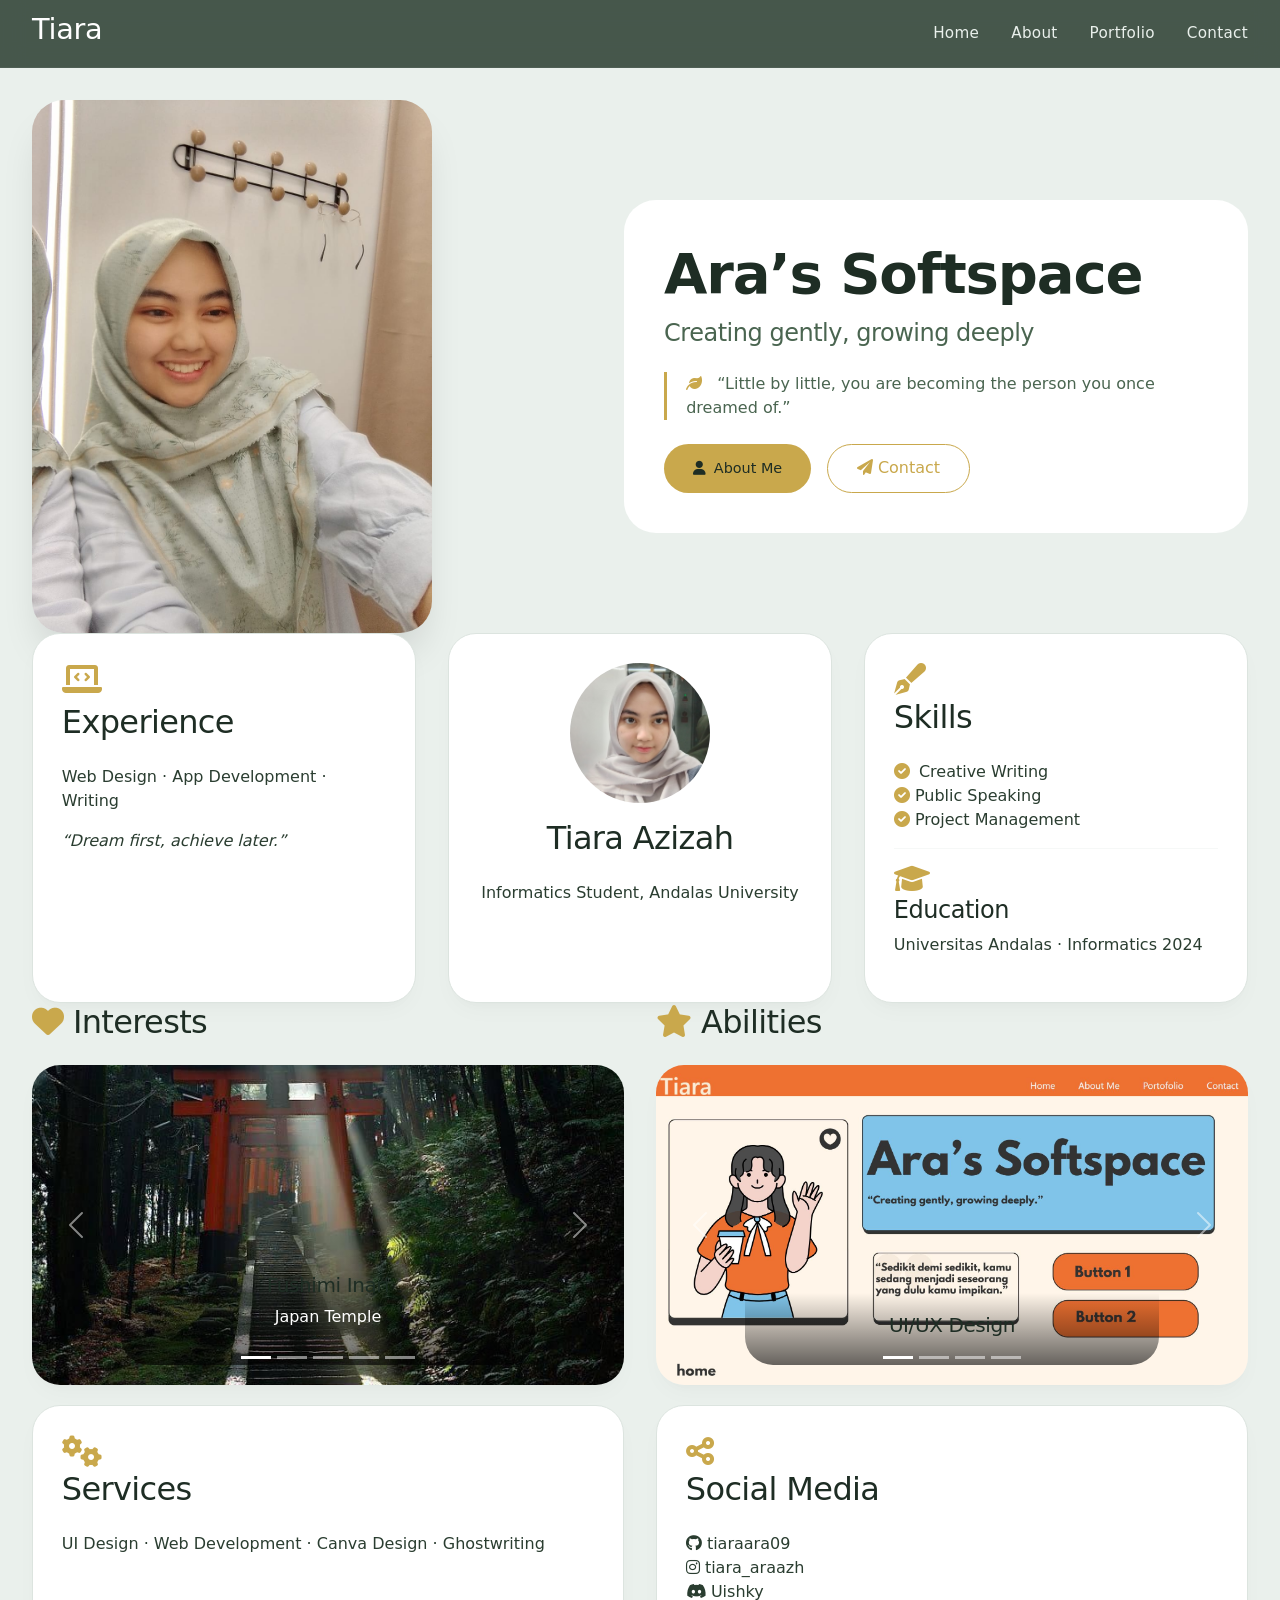
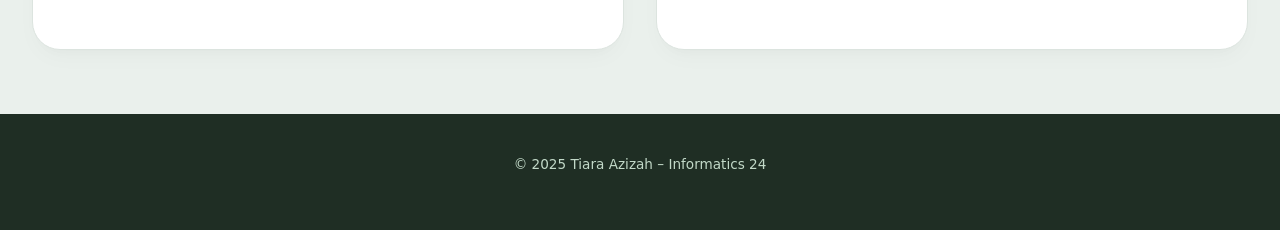
<file: index.html>
<!DOCTYPE html>
<html lang="en">
<head>
    <meta charset="UTF-8">
    <meta name="viewport" content="width=device-width, initial-scale=1.0">
    <title>AraNotes – Home</title>
    <link rel="stylesheet" href="css/boostrap.css">
    <link rel="stylesheet" href="https://cdnjs.cloudflare.com/ajax/libs/font-awesome/6.0.0-beta3/css/all.min.css">
    <link rel="stylesheet" href="css/costum.css">
</head>
<body>

<nav class="navbar">
    <h1>Tiara</h1>
    <ul>
        <li><a href="#hero">Home</a></li>
        <li><a href="about.html">About</a></li>
        <li><a href="portofolio.html">Portfolio</a></li>
        <li><a href="contac.html">Contact</a></li>
    </ul>
</nav>

<!-- Hero Section -->
<section id="hero" class="container-modern" style="margin-top: 80px;">
    <div class="hero">
        <div class="hero-image">
            <img src="image/araw.jpg" alt="Tiara Azizah">
        </div>
        <div class="hero-content">
            <h1>Ara’s Softspace</h1>
            <h3>Creating gently, growing deeply</h3>
            <div class="quote-text">
                <i class="fas fa-leaf" style="color: var(--gold); margin-right: 10px;"></i>
                “Little by little, you are becoming the person you once dreamed of.”
            </div>
            <div style="display: flex; gap: 1rem; flex-wrap: wrap;">
                <a href="about.html" class="btn-gold"><i class="fas fa-user"></i> About Me</a>
                <a href="contac.html" class="btn-outline"><i class="fas fa-paper-plane"></i> Contact</a>
            </div>
        </div>
    </div>
</section>

<!-- Experience, Profile, Skills -->
<section class="container-modern">
    <div class="grid-2">
        <!-- Left: Experience -->
        <div class="card-modern">
            <i class="fas fa-laptop-code" style="font-size: 2rem; color: var(--gold); margin-bottom: 0.5rem;"></i>
            <h2>Experience</h2>
            <p>Web Design · App Development · Writing</p>
            <p style="margin-top: 1rem; font-style: italic;">“Dream first, achieve later.”</p>
        </div>
        <!-- Middle: Profile -->
        <div class="card-modern" style="text-align: center;">
            <img src="image/ra.jpg" alt="Tiara" style="width: 140px; height: 140px; border-radius: 50%; object-fit: cover; margin-bottom: 1rem;">
            <h2>Tiara Azizah</h2>
            <p>Informatics Student, Andalas University</p>
        </div>
        <!-- Right: Skills & Education -->
        <div class="card-modern">
            <i class="fas fa-pen-fancy" style="font-size: 2rem; color: var(--gold);"></i>
            <h2>Skills</h2>
            <ul style="list-style: none; padding-left: 0;">
                <li><i class="fas fa-check-circle" style="color: var(--gold); width: 20px;"></i> Creative Writing</li>
                <li><i class="fas fa-check-circle" style="color: var(--gold);"></i> Public Speaking</li>
                <li><i class="fas fa-check-circle" style="color: var(--gold);"></i> Project Management</li>
            </ul>
            <hr style="margin: 1rem 0; border-color: var(--border-light);">
            <i class="fas fa-graduation-cap" style="font-size: 1.8rem; color: var(--gold);"></i>
            <h3>Education</h3>
            <p>Universitas Andalas · Informatics 2024</p>
        </div>
    </div>
</section>

<!-- Sliders: Interests & Abilities -->
<section class="container-modern">
    <div class="grid-2">
        <!-- Slider 1 -->
        <div>
            <h2><i class="fas fa-heart" style="color: var(--gold);"></i> Interests</h2>
            <div id="slider1" class="carousel slide carousel-fade" data-bs-ride="carousel" style="margin-bottom:20px">
                <div class="carousel-indicators">
                    <button type="button" data-bs-target="#slider1" data-bs-slide-to="0" class="active"></button>
                    <button type="button" data-bs-target="#slider1" data-bs-slide-to="1"></button>
                    <button type="button" data-bs-target="#slider1" data-bs-slide-to="2"></button>
                    <button type="button" data-bs-target="#slider1" data-bs-slide-to="3"></button>
                    <button type="button" data-bs-target="#slider1" data-bs-slide-to="4"></button>
                </div>
                <div class="carousel-inner">
                    <div class="carousel-item active"><img src="image/kuil.jpeg" class="d-block w-100"><div class="carousel-caption"><h5>Fushimi Inari</h5><p>Japan Temple</p></div></div>
                    <div class="carousel-item"><img src="image/tata.jpeg" class="d-block w-100"><div class="carousel-caption"><h5>Interior Design</h5><p>Cozy theme</p></div></div>
                    <div class="carousel-item"><img src="image/masak.jpeg" class="d-block w-100"><div class="carousel-caption"><h5>Cooking</h5><p>Homemade dishes</p></div></div>
                    <div class="carousel-item"><img src="image/neko!.jpeg" class="d-block w-100"><div class="carousel-caption"><h5>Cats</h5><p>Japanese Bobtail</p></div></div>
                    <div class="carousel-item"><img src="image/hujan.jpeg" class="d-block w-100"><div class="carousel-caption"><h5>Novel “Hujan”</h5><p>Tere Liye</p></div></div>
                </div>
                <button class="carousel-control-prev" type="button" data-bs-target="#slider1" data-bs-slide="prev"><span class="carousel-control-prev-icon"></span></button>
                <button class="carousel-control-next" type="button" data-bs-target="#slider1" data-bs-slide="next"><span class="carousel-control-next-icon"></span></button>
            </div>
        </div>
        <!-- Slider 2 -->
        <div>
            <h2><i class="fas fa-star" style="color: var(--gold);"></i> Abilities</h2>
            <div id="slider2" class="carousel slide carousel-fade" data-bs-ride="carousel" style="margin-bottom:20px">
                <div class="carousel-indicators">
                    <button type="button" data-bs-target="#slider2" data-bs-slide-to="0" class="active"></button>
                    <button type="button" data-bs-target="#slider2" data-bs-slide-to="1"></button>
                    <button type="button" data-bs-target="#slider2" data-bs-slide-to="2"></button>
                    <button type="button" data-bs-target="#slider2" data-bs-slide-to="3"></button>
                </div>
                <div class="carousel-inner">
                    <div class="carousel-item active"><img src="image/Home.jpg" class="d-block w-100"><div class="carousel-caption"><h5>UI/UX Design</h5></div></div>
                    <div class="carousel-item"><img src="image/canva.png" class="d-block w-100"><div class="carousel-caption"><h5>Canva Design</h5></div></div>
                    <div class="carousel-item"><img src="image/web.jpg" class="d-block w-100"><div class="carousel-caption"><h5>Web Design</h5></div></div>
                    <div class="carousel-item"><img src="image/cerpen.jpg" class="d-block w-100"><div class="carousel-caption"><h5>Creative Writing</h5></div></div>
                </div>
                <button class="carousel-control-prev" type="button" data-bs-target="#slider2" data-bs-slide="prev"><span class="carousel-control-prev-icon"></span></button>
                <button class="carousel-control-next" type="button" data-bs-target="#slider2" data-bs-slide="next"><span class="carousel-control-next-icon"></span></button>
            </div>
        </div>
    </div>
</section>


<!-- Services & Social Media -->
<section class="container-modern">
    <div class="grid-2">
        <div class="card-modern">
            <i class="fas fa-cogs" style="font-size: 2rem; color: var(--gold);"></i>
            <h2>Services</h2>
            <p>UI Design · Web Development · Canva Design · Ghostwriting</p>
        </div>
        <div class="card-modern">
            <i class="fas fa-share-alt" style="font-size: 2rem; color: var(--gold);"></i>
            <h2>Social Media</h2>
            <ul style="list-style: none; padding-left: 0;">
                <li><i class="fab fa-github"></i> tiaraara09</li>
                <li><i class="fab fa-instagram"></i> tiara_araazh</li>
                <li><i class="fab fa-discord"></i> Uishky</li>
            </ul>
        </div>
    </div>
</section>

<footer>
    <p>© 2025 Tiara Azizah – Informatics 24</p>
</footer>

<script src="sj/bosstrap.js"></script>
</body>
</html>
</file>
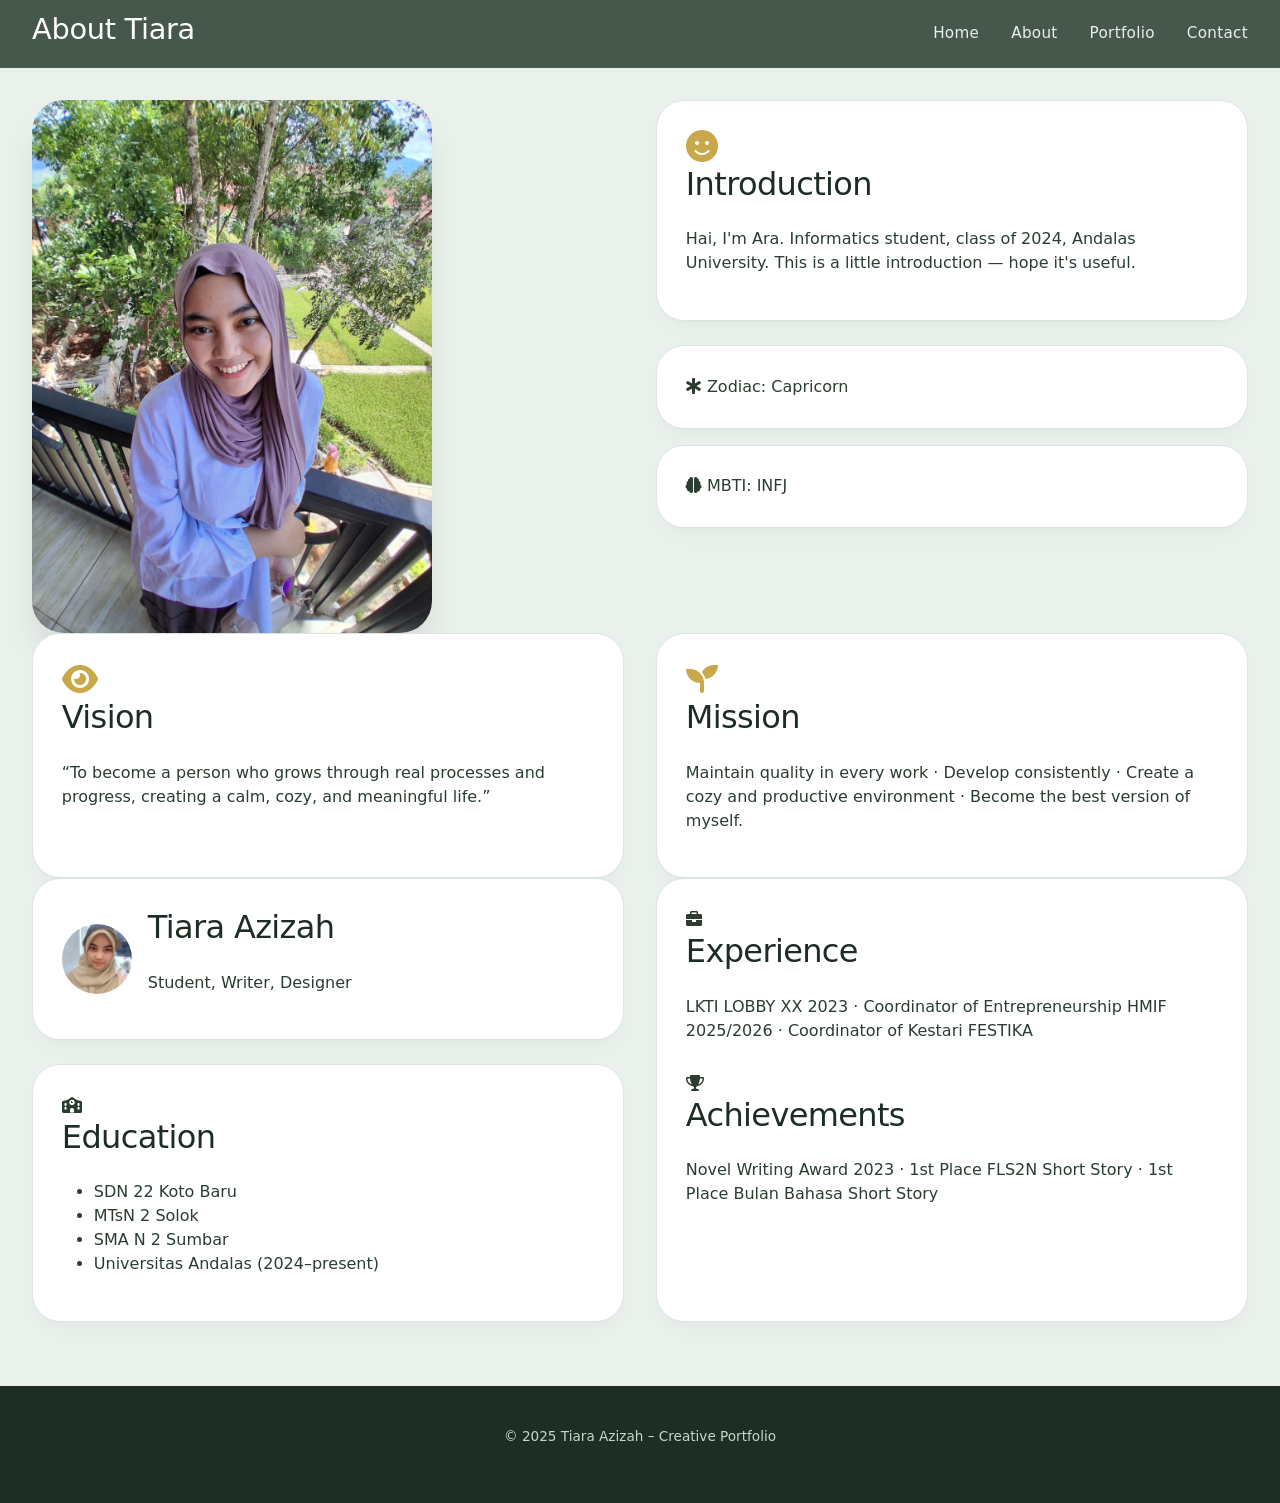
<file: about.html>
<!DOCTYPE html>
<html lang="en">
<head>
    <meta charset="UTF-8">
    <meta name="viewport" content="width=device-width, initial-scale=1.0">
    <title>AraNotes – About</title>
    <link rel="stylesheet" href="css/boostrap.css">
    <link rel="stylesheet" href="https://cdnjs.cloudflare.com/ajax/libs/font-awesome/6.0.0-beta3/css/all.min.css">
    <link rel="stylesheet" href="css/costum.css">
</head>
<body>

<nav class="navbar">
    <h1>About Tiara</h1>
    <ul>
        <li><a href="index.html">Home</a></li>
        <li><a href="#">About</a></li>
        <li><a href="portofolio.html">Portfolio</a></li>
        <li><a href="contac.html">Contact</a></li>
    </ul>
</nav>

<!-- Intro Section -->
<section class="container-modern" style="margin-top: 100px;">
    <div class="grid-2">
        <div class="hero-image">
            <img src="image/ara2.jpeg" alt="Tiara Azizah">
        </div>
        <div>
            <div class="card-modern">
                <i class="fas fa-smile" style="font-size: 2rem; color: var(--gold);"></i>
                <h2>Introduction</h2>
                <p>Hai, I'm Ara. Informatics student, class of 2024, Andalas University. This is a little introduction — hope it's useful.</p>
            </div>
            <div class="card-modern" style="margin-top: 1.5rem;">
                <i class="fas fa-star-of-life"></i> Zodiac: Capricorn
            </div>
            <div class="card-modern" style="margin-top: 1rem;">
                <i class="fas fa-brain"></i> MBTI: INFJ
            </div>
        </div>
    </div>
</section>

<!-- Visi Misi -->
<section class="container-modern">
    <div class="grid-2">
        <div class="card-modern">
            <i class="fas fa-eye" style="font-size: 2rem; color: var(--gold);"></i>
            <h2>Vision</h2>
            <p>“To become a person who grows through real processes and progress, creating a calm, cozy, and meaningful life.”</p>
        </div>
        <div class="card-modern">
            <i class="fas fa-seedling" style="font-size: 2rem; color: var(--gold);"></i>
            <h2>Mission</h2>
            <p>Maintain quality in every work · Develop consistently · Create a cozy and productive environment · Become the best version of myself.</p>
        </div>
    </div>
</section>

<!-- Education & Achievements -->
<section class="container-modern">
    <div class="grid-2">
        <div>
            <div class="card-modern" style="display: flex; gap: 1rem; align-items: center;">
                <img src="image/a.jpg" style="width: 70px; height: 70px; border-radius: 50%; object-fit: cover;">
                <div><h2>Tiara Azizah</h2><p>Student, Writer, Designer</p></div>
            </div>
            <div class="card-modern" style="margin-top: 1.5rem;">
                <i class="fas fa-school"></i>
                <h2>Education</h2>
                <ul>
                    <li>SDN 22 Koto Baru</li>
                    <li>MTsN 2 Solok</li>
                    <li>SMA N 2 Sumbar</li>
                    <li>Universitas Andalas (2024–present)</li>
                </ul>
            </div>
        </div>
        <div class="card-modern">
            <i class="fas fa-briefcase"></i>
            <h2>Experience</h2>
            <p>LKTI LOBBY XX 2023 · Coordinator of Entrepreneurship HMIF 2025/2026 · Coordinator of Kestari FESTIKA</p>
            <i class="fas fa-trophy" style="margin-top: 1rem; display: inline-block;"></i>
            <h2>Achievements</h2>
            <p>Novel Writing Award 2023 · 1st Place FLS2N Short Story · 1st Place Bulan Bahasa Short Story</p>
        </div>
    </div>
</section>

<footer>
    <p>© 2025 Tiara Azizah – Creative Portfolio</p>
</footer>
<script src="sj/bosstrap.js"></script>
</body>
</html>
</file>
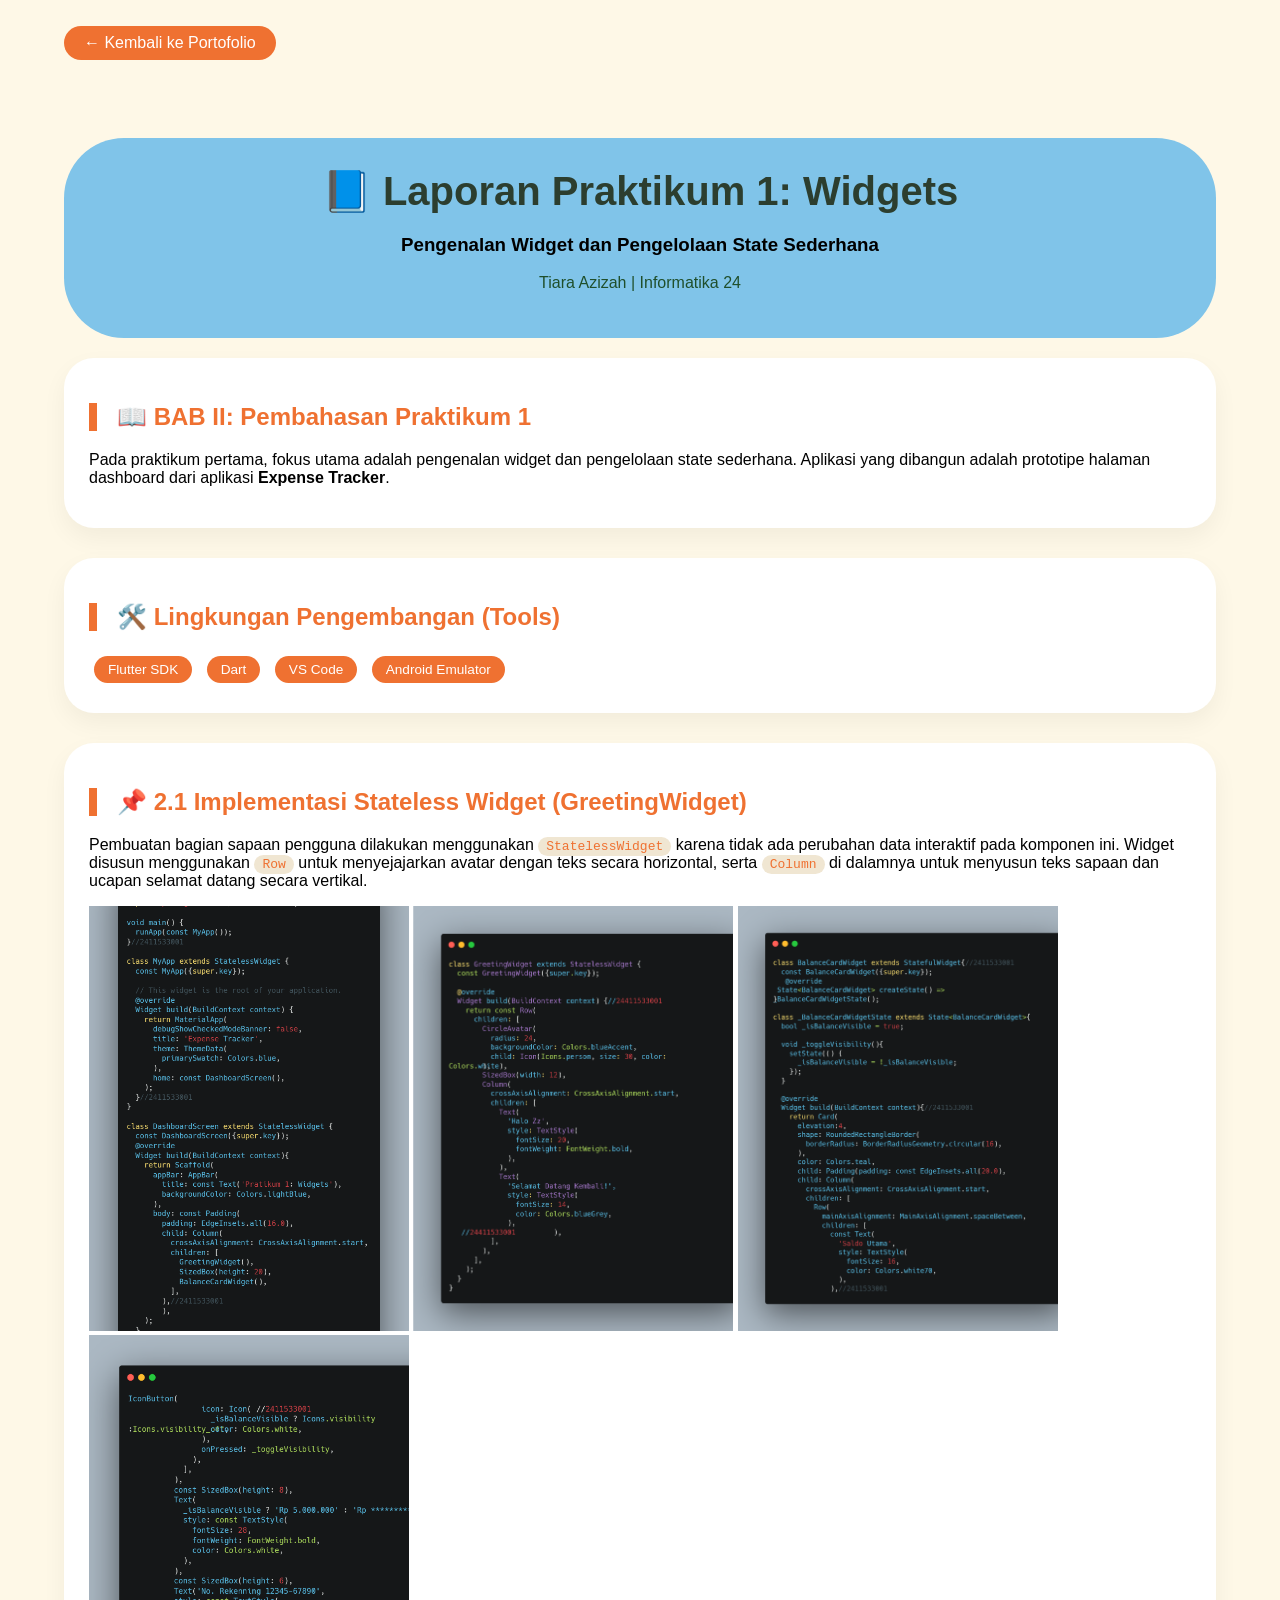
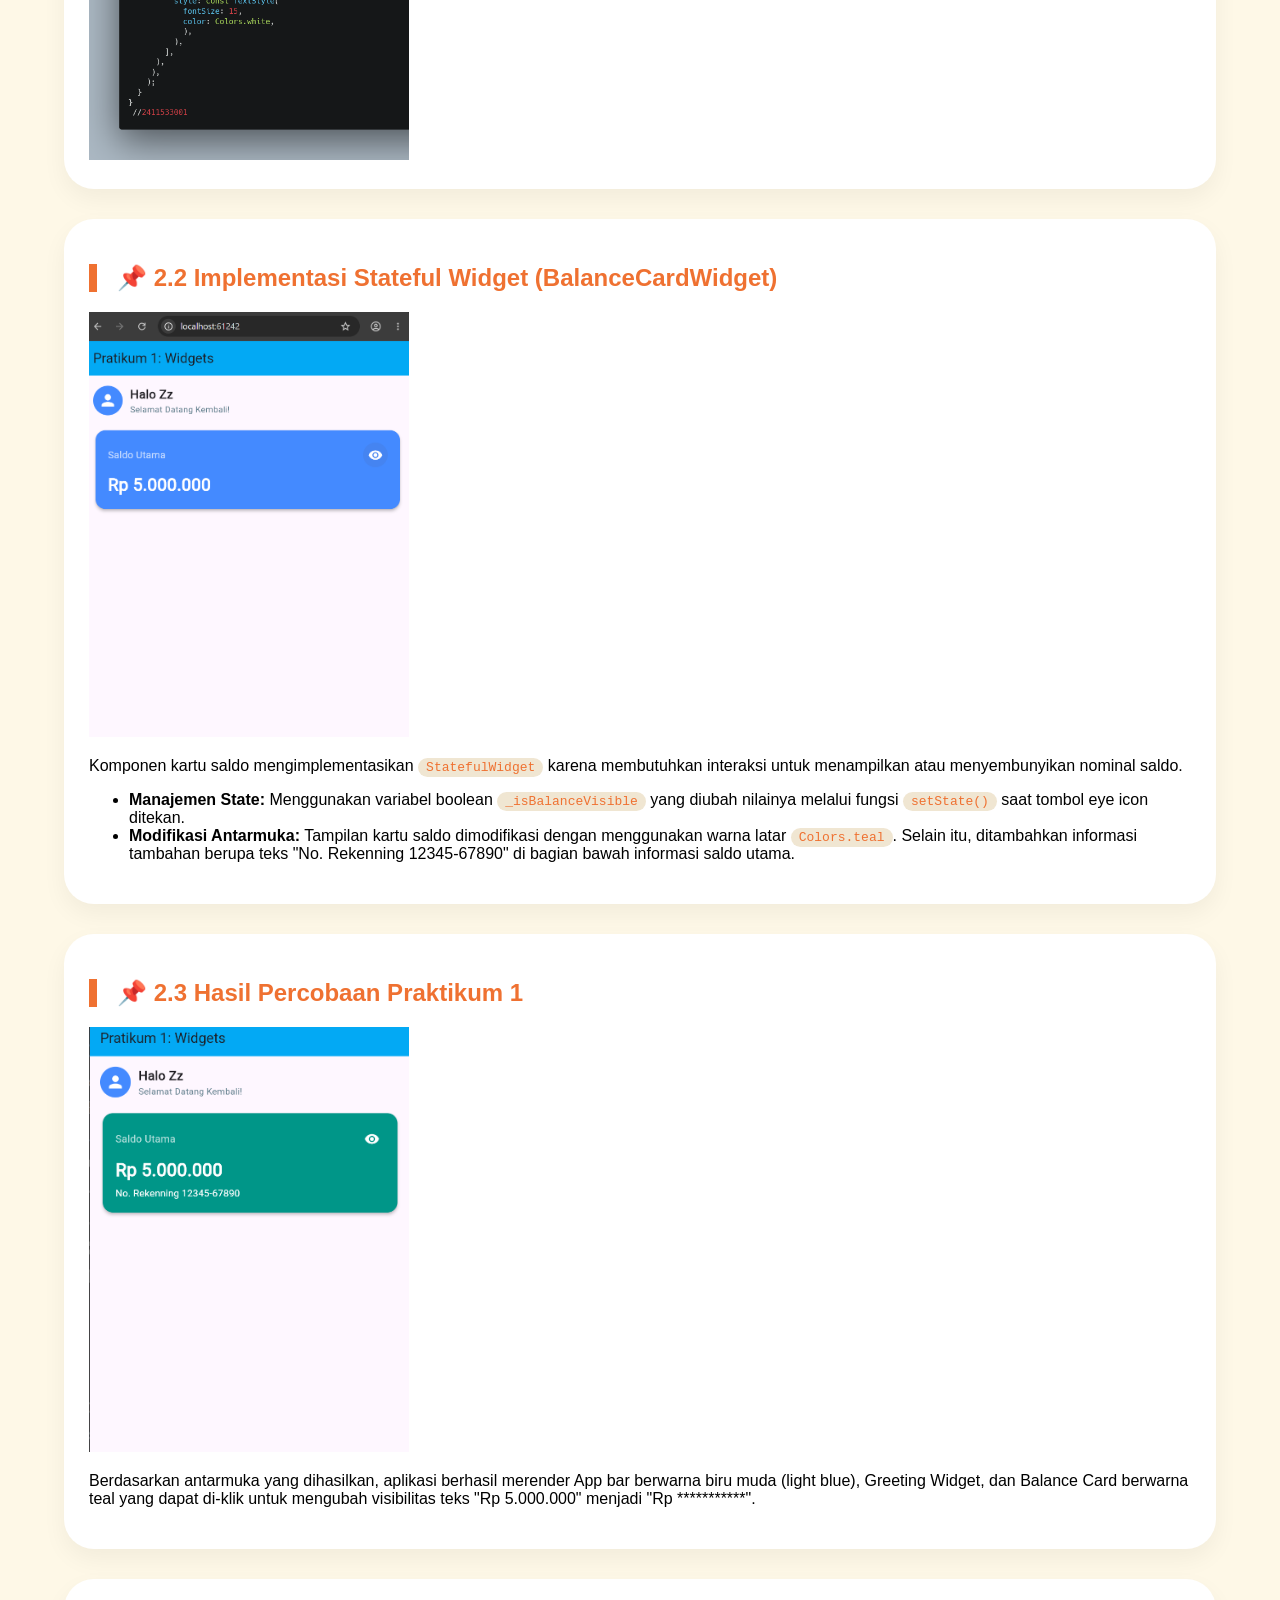
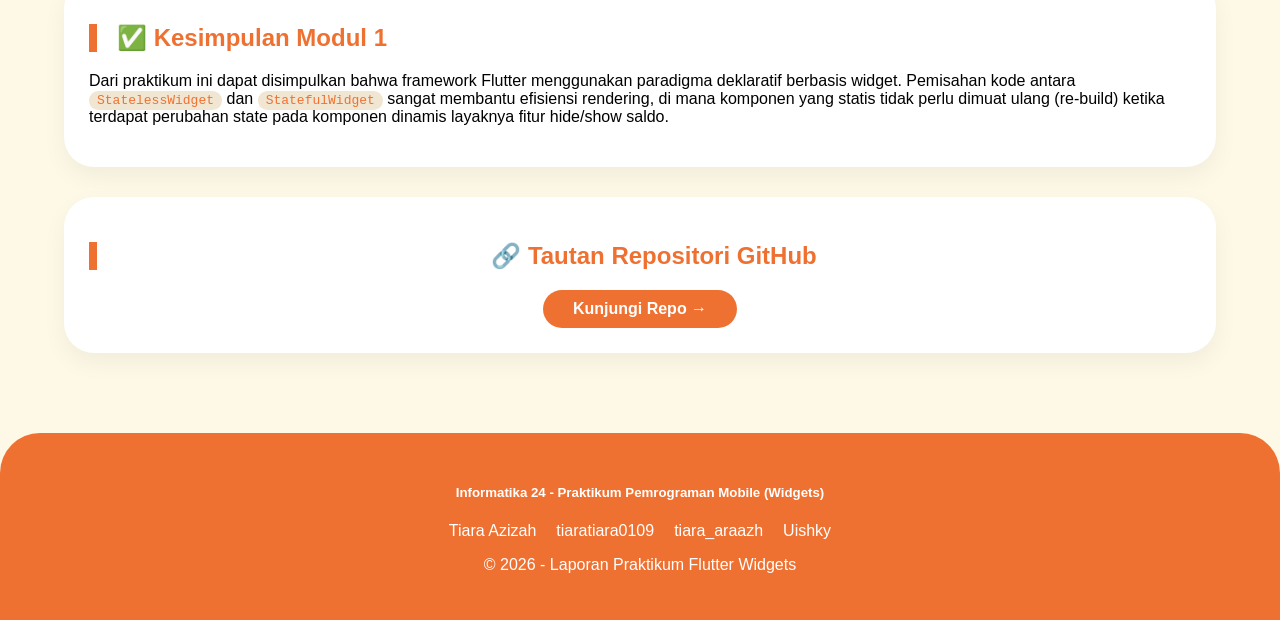
<file: Apmol1.html>
<!DOCTYPE html>
<html lang="id">
<head>
    <meta charset="UTF-8">
    <meta name="viewport" content="width=device-width, initial-scale=1.0">
    <title>AraNotes | Laporan Praktikum 1 - Widgets</title>
    <style>
        /* Tema warna konsisten (oranye, biru, kuning, krem) */
        body {
            background-color: #fef8e7;
            font-family: 'Segoe UI', Tahoma, Geneva, Verdana, sans-serif;
            margin: 0;
            padding: 0;
        }
        .container {
            width: 90%;
            max-width: 1200px;
            margin: 0 auto;
            padding: 0 15px;
        }
        .card-laporan {
            border-radius: 30px;
            border: none;
            box-shadow: 0 10px 25px rgba(0,0,0,0.05);
            margin-bottom: 30px;
            padding: 25px;
            background-color: #ffffff;
            transition: transform 0.2s;
        }
        .card-laporan:hover {
            transform: translateY(-5px);
        }
        .badge-tools {
            background-color: #ef7131;
            color: white;
            padding: 6px 14px;
            border-radius: 40px;
            display: inline-block;
            margin: 5px;
            font-size: 0.85rem;
        }
        pre {
            background-color: #f4f4f4;
            padding: 15px;
            border-radius: 20px;
            overflow-x: auto;
            font-family: 'Courier New', monospace;
            border: 1px solid #ddd;
            margin: 15px 0;
        }
        code {
            background-color: #f0e6d2;
            padding: 2px 8px;
            border-radius: 12px;
            color: #ef7131;
            font-weight: 500;
        }
        .btn-primary-custom {
            background-color: #ef7131;
            border: none;
            padding: 10px 30px;
            border-radius: 40px;
            color: white;
            font-weight: bold;
            text-decoration: none;
            display: inline-block;
        }
        .btn-primary-custom:hover {
            background-color: #c55a24;
            color: white;
        }
        footer {
            background-color: #ef7131;
            color: white;
            padding: 30px;
            text-align: center;
            border-radius: 40px 40px 0 0;
            margin-top: 40px;
        }
        .hero-title {
            border-radius: 60px;
            background-color: #80c4e9;
            padding: 30px;
            text-align: center;
            margin: 20px 0;
        }
        .hero-title h1 {
            font-size: 2.5rem;
            color: #2c3e2f;
            margin: 0;
        }
        .hero-title p {
            color: #1f4f2b;
        }
        h2 {
            color: #ef7131;
            border-left: 8px solid #ef7131;
            padding-left: 20px;
            margin-bottom: 20px;
        }
        .btn-back {
            background-color: #ef7131;
            color: white;
            border-radius: 40px;
            padding: 8px 20px;
            text-decoration: none;
            display: inline-block;
            margin: 10px 0;
        }
        .btn-back:hover {
            background-color: #c55a24;
            color: white;
        }
        .row {
            display: flex;
            flex-wrap: wrap;
        }
        .col-12 {
            width: 100%;
        }
        .col-md-3 {
            width: 25%;
        }
        .mt-3 {
            margin-top: 1rem;
        }
        .mt-5 {
            margin-top: 3rem;
        }
        .text-center {
            text-align: center;
        }
    </style>
</head>
<body>

<div class="container mt-3">
    <div class="row">
        <div class="col-12">
            <a href="portofolio.html" class="btn-back">
                ← Kembali ke Portofolio
            </a>
        </div>
    </div>
</div>

<div class="container mt-5">
    <div class="row">
        <div class="col-12">
            <div class="hero-title">
                <h1>📘 Laporan Praktikum 1: Widgets</h1>
                <h3>Pengenalan Widget dan Pengelolaan State Sederhana</h3>
                <p class="mt-3">Tiara Azizah | Informatika 24</p>
            </div>
        </div>
    </div>
</div>

<div class="container" style="margin-bottom: 50px;">
    <div class="row">
        <div class="col-12">
            
            <div class="card-laporan">
                <h2>📖 BAB II: Pembahasan Praktikum 1</h2>
                <p>Pada praktikum pertama, fokus utama adalah pengenalan widget dan pengelolaan state sederhana. Aplikasi yang dibangun adalah prototipe halaman dashboard dari aplikasi <strong>Expense Tracker</strong>.</p>
            </div>

            <div class="card-laporan">
                <h2>🛠️ Lingkungan Pengembangan (Tools)</h2>
                <div>
                    <span class="badge-tools">Flutter SDK</span>
                    <span class="badge-tools">Dart</span>
                    <span class="badge-tools">VS Code</span>
                    <span class="badge-tools">Android Emulator</span>
                </div>
            </div>

            <div class="card-laporan">
                <h2>📌 2.1 Implementasi Stateless Widget (GreetingWidget)</h2>
                <p>Pembuatan bagian sapaan pengguna dilakukan menggunakan <code>StatelessWidget</code> karena tidak ada perubahan data interaktif pada komponen ini. Widget disusun menggunakan <code>Row</code> untuk menyejajarkan avatar dengan teks secara horizontal, serta <code>Column</code> di dalamnya untuk menyusun teks sapaan dan ucapan selamat datang secara vertikal.</p>
                <img src="Apmol1/carbon (1).png" alt="Struktur kode" style="width: 320px;height: 425px; object-fit: cover; object-position: left;">
                <img src="Apmol1/carbon (2).png" alt="Struktur kode" style="width: 320px;height: 425px; object-fit: cover; object-position: left;">
                <img src="Apmol1/carbon (3).png" alt="Struktur kode" style="width: 320px;height: 425px; object-fit: cover; object-position: left;">
                <img src="Apmol1/carbon (4).png" alt="Struktur kode" style="width: 320px;height: 425px; object-fit: cover; object-position: left;">
            </div>

            <div class="card-laporan">
                <h2>📌 2.2 Implementasi Stateful Widget (BalanceCardWidget)</h2>
                <img src="Apmol1/output1.png" alt="Struktur kode" style="width: 320px;height: 425px; object-fit: cover; object-position: left;">
                <p>Komponen kartu saldo mengimplementasikan <code>StatefulWidget</code> karena membutuhkan interaksi untuk menampilkan atau menyembunyikan nominal saldo.</p>
                <ul>
                    <li><strong>Manajemen State:</strong> Menggunakan variabel boolean <code>_isBalanceVisible</code> yang diubah nilainya melalui fungsi <code>setState()</code> saat tombol eye icon ditekan.</li>
                    <li><strong>Modifikasi Antarmuka:</strong> Tampilan kartu saldo dimodifikasi dengan menggunakan warna latar <code>Colors.teal</code>. Selain itu, ditambahkan informasi tambahan berupa teks "No. Rekenning 12345-67890" di bagian bawah informasi saldo utama.</li>
                </ul>
            </div>

            <div class="card-laporan">
                <h2>📌 2.3 Hasil Percobaan Praktikum 1</h2>
                <img src="Apmol1/output2.png" alt="Struktur kode" style="width: 320px;height: 425px; object-fit: cover; object-position: left;">
                <p>Berdasarkan antarmuka yang dihasilkan, aplikasi berhasil merender App bar berwarna biru muda (light blue), Greeting Widget, dan Balance Card berwarna teal yang dapat di-klik untuk mengubah visibilitas teks "Rp 5.000.000" menjadi "Rp ***********".</p>
            </div>

            <div class="card-laporan">
                <h2>✅ Kesimpulan Modul 1</h2>
                <p>Dari praktikum ini dapat disimpulkan bahwa framework Flutter menggunakan paradigma deklaratif berbasis widget. Pemisahan kode antara <code>StatelessWidget</code> dan <code>StatefulWidget</code> sangat membantu efisiensi rendering, di mana komponen yang statis tidak perlu dimuat ulang (re-build) ketika terdapat perubahan state pada komponen dinamis layaknya fitur hide/show saldo.</p>
            </div>

            <div class="card-laporan text-center">
                <h2>🔗 Tautan Repositori GitHub</h2>
                <a href="https://github.com/tiaraara09/A_AplikasiMobile_2411533001_TiaraAzizah" target="_blank" class="btn-primary-custom">
                    Kunjungi Repo →</a>
            </div>

        </div>
    </div>
</div>

<footer>
    <h5>Informatika 24 - Praktikum Pemrograman Mobile (Widgets)</h5>
    <div class="row mt-3" style="justify-content: center; display: flex; gap: 20px;">
        <div>Tiara Azizah</div>
        <div>tiaratiara0109</div>
        <div>tiara_araazh</div>
        <div>Uishky</div>
    </div>
    <p class="mt-3">© 2026 - Laporan Praktikum Flutter Widgets</p>
</footer>

</body>
</html>
</file>
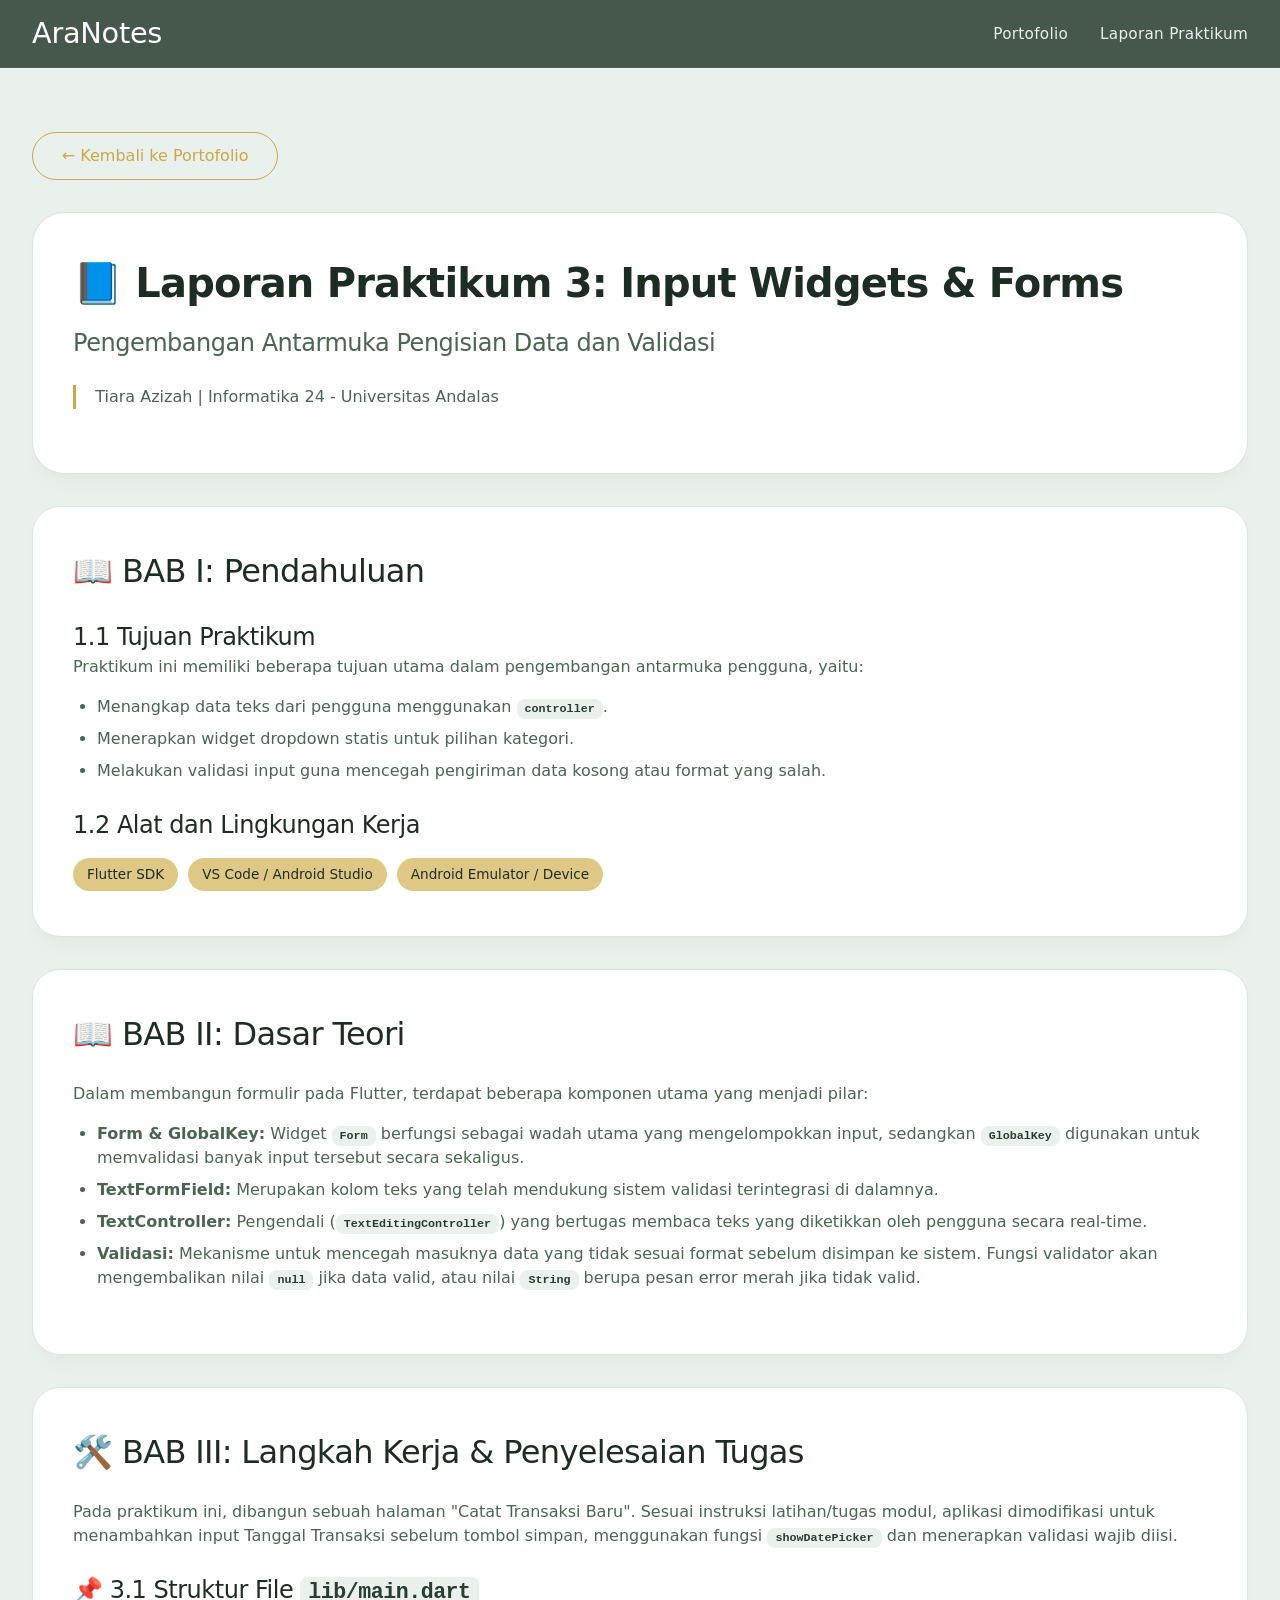
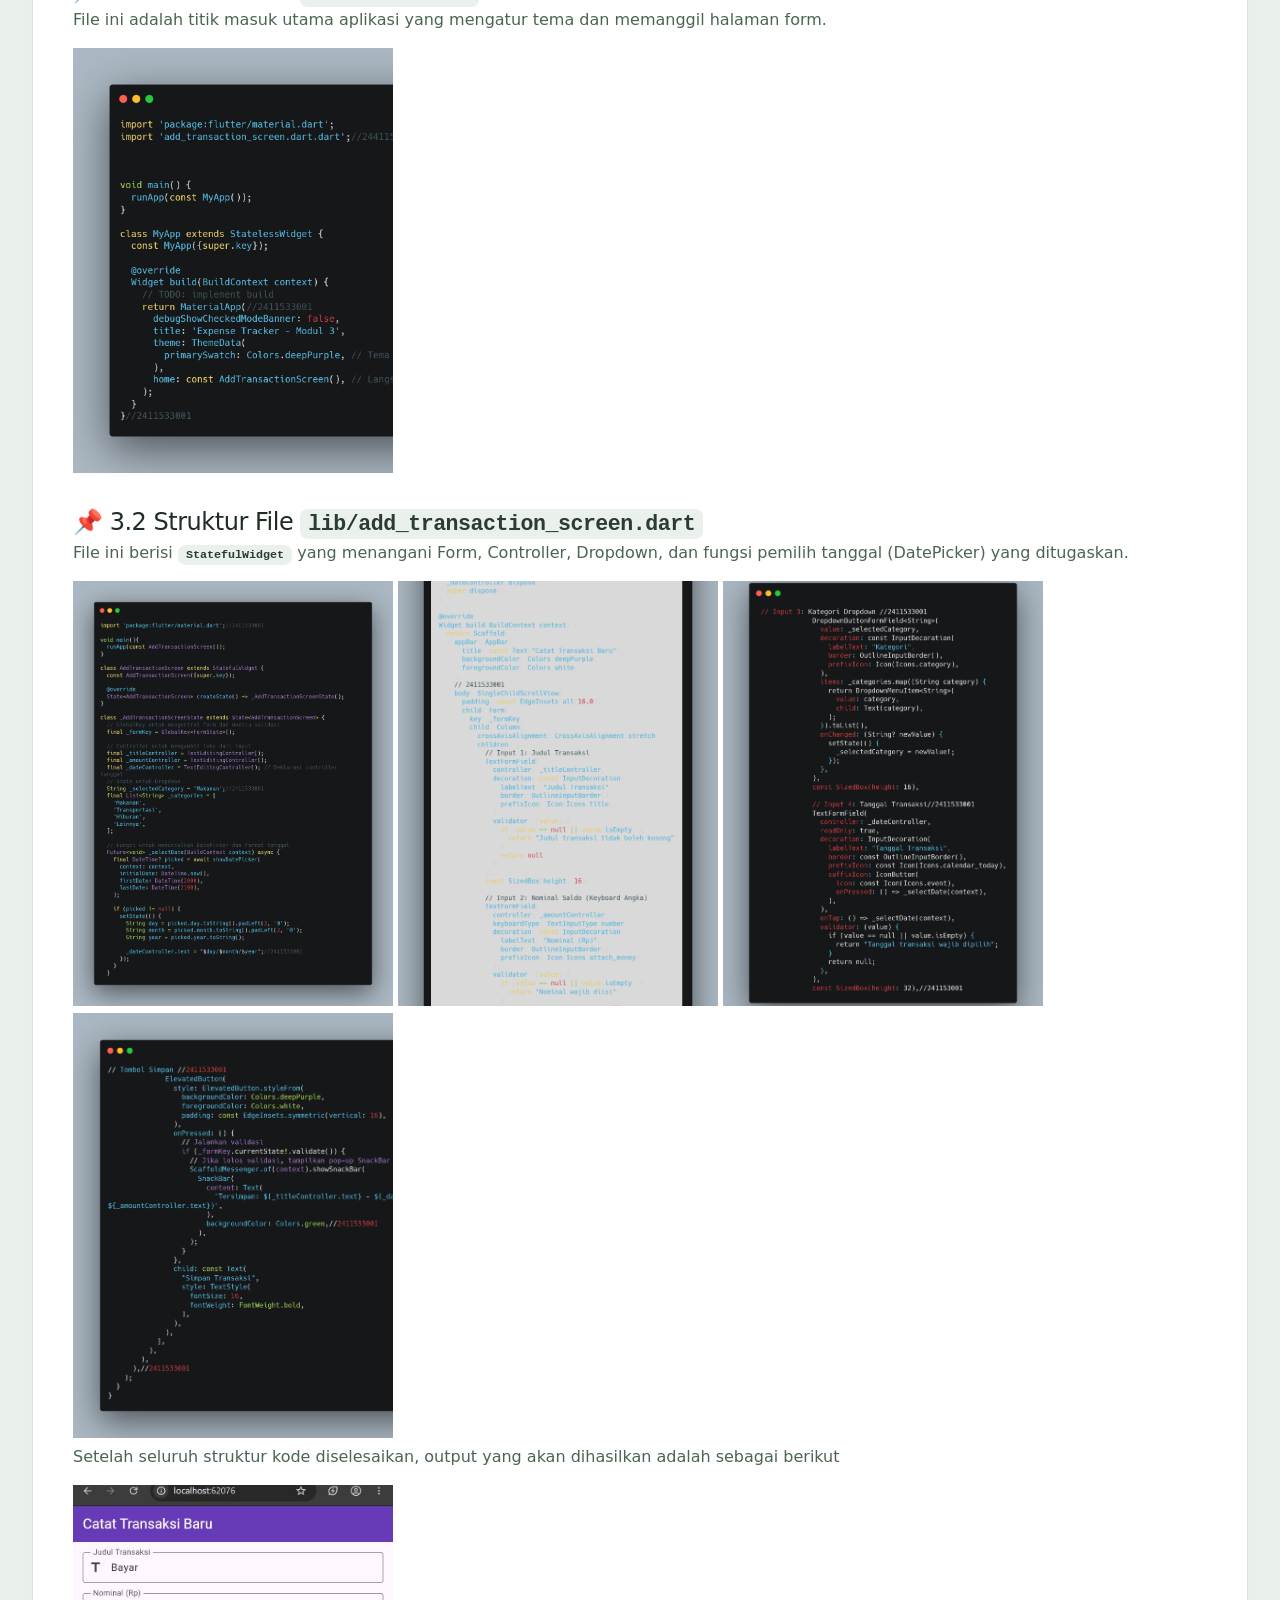
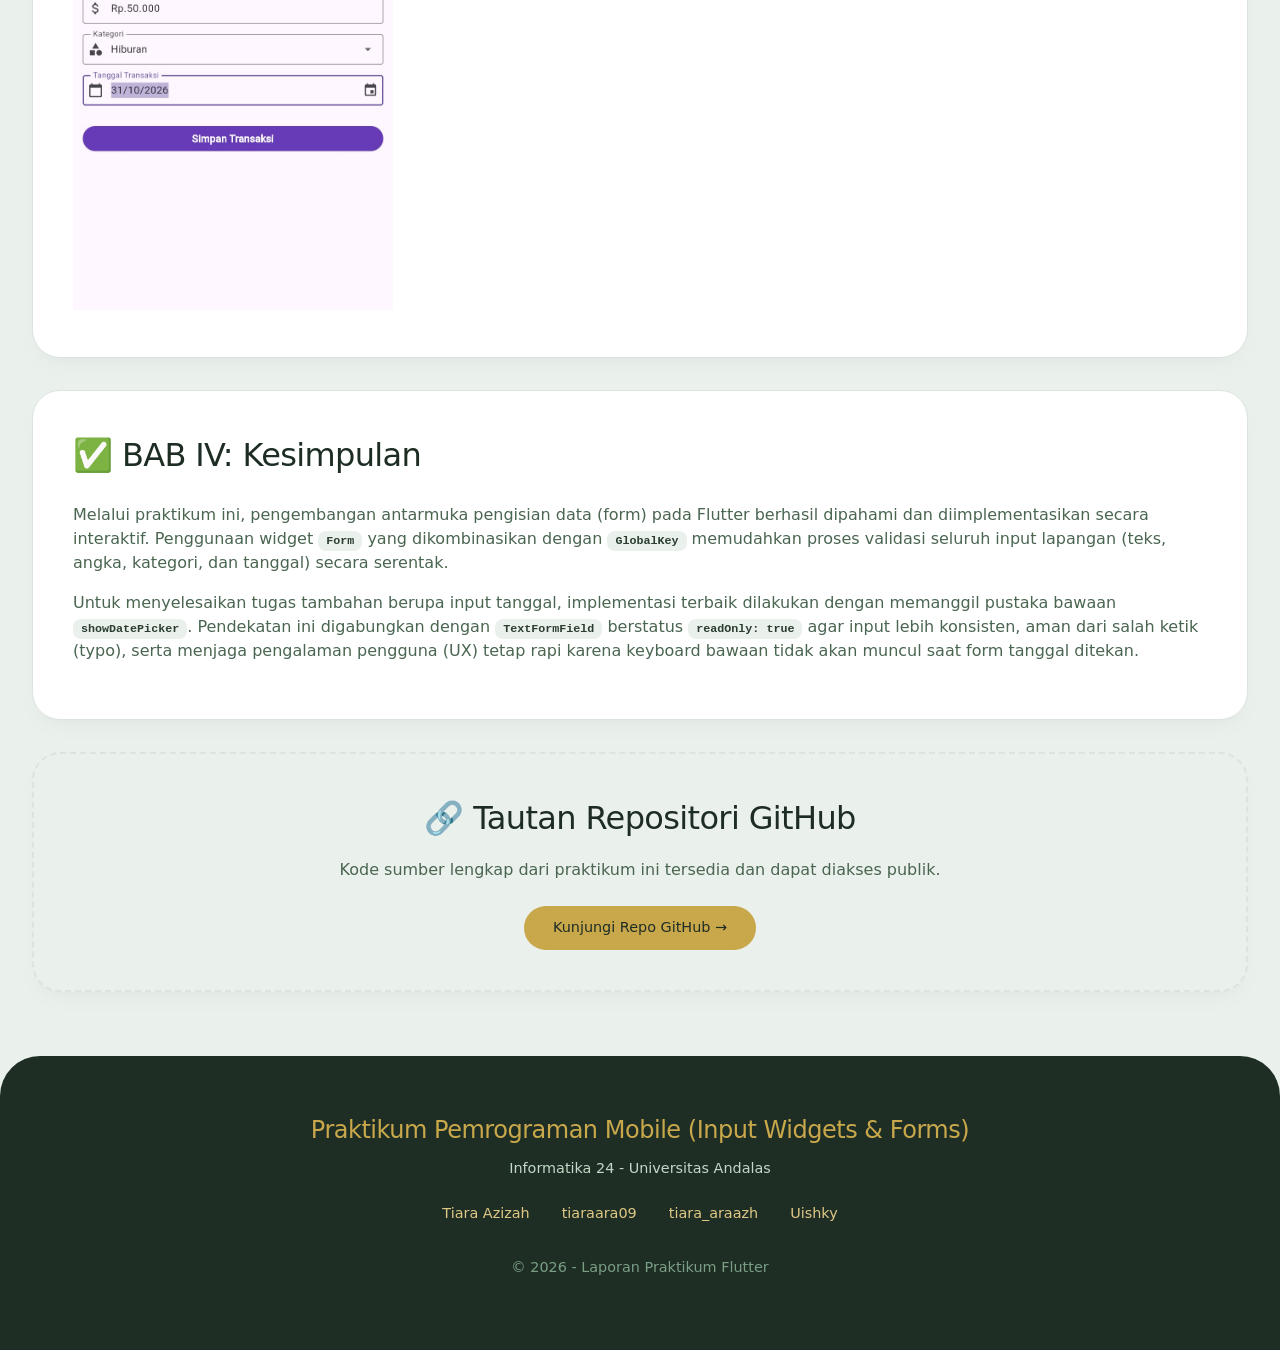
<file: Apmol3.html>
<!DOCTYPE html>
<html lang="id">
<head>
    <meta charset="UTF-8">
    <meta name="viewport" content="width=device-width, initial-scale=1.0">
    <title>AraNotes | Laporan Praktikum 3 - Input Widgets & Forms</title>
    
    <style>
        /* ========== RESET & VARIABEL MODERN ========== */
        * {
            margin: 0;
            padding: 0;
            box-sizing: border-box;
        }

        body {
            background-color: #EAF0EC;
            font-family: 'Inter', system-ui, -apple-system, 'Segoe UI', Roboto, Helvetica, sans-serif;
            color: #2A3D30;
            line-height: 1.5;
            scroll-behavior: smooth;
        }

        /* Import Inter font */
        @import url('https://fonts.googleapis.com/css2?family=Inter:opsz,wght@14..32,300;14..32,400;14..32,500;14..32,600&display=swap');

        /* ========== PALET ELEGAN ========== */
        :root {
            --bg-base: #EAF0EC;
            --bg-card: #FFFFFF;
            --bg-dark: #2A3D30;
            --bg-footer: #1F2E24;
            --border-light: #DCE4DF;
            --gold: #C9A84C;
            --gold-soft: #DFC886;
            --text-primary: #1E2D24;
            --text-secondary: #4A6550;
            --text-muted: #7A9E84;
            --shadow-sm: 0 10px 25px -5px rgba(0, 0, 0, 0.03), 0 8px 10px -6px rgba(0, 0, 0, 0.02);
            --shadow-md: 0 20px 25px -12px rgba(0, 0, 0, 0.05);
        }

        /* ========== TYPOGRAPHY ========== */
        h1, h2, h3, h4, h5, h6 {
            font-weight: 500;
            letter-spacing: -0.02em;
            color: var(--text-primary);
        }

        h1 { font-size: 3.5rem; font-weight: 600; }
        h2 { font-size: 2rem; font-weight: 500; margin-bottom: 1.5rem; }
        h3 { font-size: 1.5rem; font-weight: 500; }
        
        p { color: var(--text-secondary); margin-bottom: 1rem; }

        a {
            text-decoration: none;
            color: inherit;
        }

        /* ========== LAYOUT ========== */
        .container-modern {
            max-width: 1280px;
            margin: 0 auto;
            padding: 0 2rem;
        }

        section {
            padding: 5rem 0;
        }

        /* ========== NAVBAR (FIXED, BLUR) ========== */
        .navbar {
            position: fixed;
            top: 0;
            left: 0;
            width: 100%;
            background: rgba(42, 61, 48, 0.85);
            backdrop-filter: blur(12px);
            display: flex;
            justify-content: space-between;
            align-items: center;
            padding: 0.75rem 2rem;
            z-index: 1100;
            transition: all 0.3s;
            border-bottom: 1px solid rgba(255,255,255,0.05);
        }

        .navbar h1 {
            font-size: 1.8rem;
            font-weight: 500;
            color: #FFFFFF;
            letter-spacing: -0.01em;
        }

        .navbar ul {
            display: flex;
            gap: 2rem;
            list-style: none;
            margin: 0;
        }

        .navbar li a {
            color: #EAF0EC;
            font-weight: 450;
            font-size: 0.95rem;
            transition: 0.2s;
            letter-spacing: 0.3px;
        }

        .navbar li a:hover {
            color: var(--gold);
        }

        /* ========== CARDS ELEGAN ========== */
        .card-modern {
            background: var(--bg-card);
            border-radius: 28px;
            padding: 2.5rem;
            box-shadow: var(--shadow-sm);
            border: 1px solid var(--border-light);
            transition: all 0.25s ease;
            margin-bottom: 2rem;
        }

        .card-modern:hover {
            transform: translateY(-4px);
            box-shadow: var(--shadow-md);
        }

        /* ========== BUTTON ========== */
        .btn-gold {
            background: var(--gold);
            color: #1E2D24;
            padding: 0.7rem 1.8rem;
            border-radius: 40px;
            font-weight: 500;
            font-size: 0.9rem;
            transition: 0.2s;
            display: inline-flex;
            align-items: center;
            justify-content: center;
            gap: 8px;
            border: none;
            cursor: pointer;
        }

        .btn-gold:hover {
            background: #B8923A;
            color: white;
        }

        .btn-outline {
            background: transparent;
            border: 1px solid var(--gold);
            color: var(--gold);
            padding: 0.7rem 1.8rem;
            border-radius: 40px;
            font-weight: 500;
            transition: 0.2s;
            display: inline-block;
        }

        .btn-outline:hover {
            background: var(--gold);
            color: #1E2D24;
        }

        /* ========== HERO SECTION ========== */
        .hero {
            display: flex;
            flex-wrap: wrap;
            align-items: center;
            gap: 3rem;
            margin-top: 100px;
            padding: 2rem 0;
        }

        .hero-content {
            flex: 1;
            background: var(--bg-card);
            border-radius: 32px;
            padding: 2.5rem;
            box-shadow: var(--shadow-sm);
            border: 1px solid var(--border-light);
        }

        .hero-content h1 {
            font-size: 2.5rem;
            margin-bottom: 0.75rem;
        }

        .hero-content h3 {
            color: var(--text-secondary);
            font-weight: 400;
            margin-bottom: 1.5rem;
        }

        .quote-text {
            border-left: 3px solid var(--gold);
            padding-left: 1.2rem;
            font-style: normal;
            color: var(--text-secondary);
            margin: 1.5rem 0;
        }

        /* ========== ELEMENT TAMBAHAN LAPORAN ========== */
        .badge-tools {
            background-color: var(--gold-soft);
            color: var(--text-primary);
            padding: 6px 14px;
            border-radius: 40px;
            display: inline-block;
            margin: 5px 5px 5px 0;
            font-size: 0.85rem;
            font-weight: 500;
        }

        ul.laporan-list {
            padding-left: 1.5rem;
            margin-bottom: 1.5rem;
            color: var(--text-secondary);
        }
        
        ul.laporan-list li {
            margin-bottom: 0.5rem;
        }

        pre {
            background-color: #F8FAF9;
            padding: 1.5rem;
            border-radius: 20px;
            overflow-x: auto;
            font-family: 'Courier New', monospace;
            border: 1px solid var(--border-light);
            margin: 1.5rem 0;
            box-shadow: inset 0 2px 4px rgba(0,0,0,0.02);
        }

        code {
            background-color: var(--bg-base);
            padding: 3px 8px;
            border-radius: 8px;
            color: var(--bg-dark);
            font-weight: 600;
            font-size: 0.9em;
        }

        pre code {
            background-color: transparent;
            padding: 0;
            color: var(--text-secondary);
            font-weight: normal;
            font-size: 0.95em;
        }

        .text-center { text-align: center; }
        .mt-4 { margin-top: 1.5rem; }

        /* ========== FOOTER ========== */
        footer {
            background: var(--bg-footer);
            color: #C2D9C8;
            text-align: center;
            padding: 3.5rem 2rem;
            margin-top: 4rem;
            font-size: 0.9rem;
            border-radius: 40px 40px 0 0;
        }

        .footer-links {
            display: flex;
            justify-content: center;
            gap: 2rem;
            margin: 1.5rem 0;
            flex-wrap: wrap;
        }

        .footer-links span {
            color: var(--gold-soft);
            font-weight: 500;
        }

        /* ========== RESPONSIVE ========== */
        @media (max-width: 768px) {
            .navbar {
                flex-direction: column;
                gap: 0.5rem;
                padding: 1rem;
            }
            .navbar ul {
                gap: 1rem;
                flex-wrap: wrap;
                justify-content: center;
            }
            .hero {
                flex-direction: column;
                text-align: center;
                margin-top: 120px;
            }
            .hero-content {
                text-align: left;
                padding: 1.5rem;
            }
            .hero-content h1 { font-size: 2rem; }
            h2 { font-size: 1.6rem; }
            section {
                padding: 3rem 0;
            }
            .container-modern {
                padding: 0 1.2rem;
            }
        }
    </style>
</head>
<body>

<!-- Navbar Modern -->
<nav class="navbar">
    <h1>AraNotes</h1>
    <ul>
        <li><a href="portofolio.html">Portofolio</a></li>
        <li><a href="#">Laporan Praktikum</a></li>
    </ul>
</nav>

<!-- Konten Utama -->
<div class="container-modern">
    
    <section class="hero">
        <div style="width: 100%;">
            <a href="portofolio.html" class="btn-outline" style="margin-bottom: 2rem;">
                ← Kembali ke Portofolio
            </a>
            <div class="hero-content">
                <h1>📘 Laporan Praktikum 3: Input Widgets & Forms</h1>
                <h3>Pengembangan Antarmuka Pengisian Data dan Validasi</h3>
                <p class="quote-text">Tiara Azizah | Informatika 24 - Universitas Andalas</p>
            </div>
        </div>
    </section>

    <div class="main-content">
        <!-- BAB I: PENDAHULUAN -->
        <div class="card-modern">
            <h2>📖 BAB I: Pendahuluan</h2>
            <h3>1.1 Tujuan Praktikum</h3>
            <p>Praktikum ini memiliki beberapa tujuan utama dalam pengembangan antarmuka pengguna, yaitu:</p>
            <ul class="laporan-list">
                <li>Menangkap data teks dari pengguna menggunakan <code>controller</code>.</li>
                <li>Menerapkan widget dropdown statis untuk pilihan kategori.</li>
                <li>Melakukan validasi input guna mencegah pengiriman data kosong atau format yang salah.</li>
            </ul>

            <h3 class="mt-4">1.2 Alat dan Lingkungan Kerja</h3>
            <div style="margin-top: 10px;">
                <span class="badge-tools">Flutter SDK</span>
                <span class="badge-tools">VS Code / Android Studio</span>
                <span class="badge-tools">Android Emulator / Device</span>
            </div>
        </div>

        <!-- BAB II: DASAR TEORI -->
        <div class="card-modern">
            <h2>📖 BAB II: Dasar Teori</h2>
            <p>Dalam membangun formulir pada Flutter, terdapat beberapa komponen utama yang menjadi pilar:</p>
            <ul class="laporan-list">
                <li><strong>Form & GlobalKey:</strong> Widget <code>Form</code> berfungsi sebagai wadah utama yang mengelompokkan input, sedangkan <code>GlobalKey</code> digunakan untuk memvalidasi banyak input tersebut secara sekaligus.</li>
                <li><strong>TextFormField:</strong> Merupakan kolom teks yang telah mendukung sistem validasi terintegrasi di dalamnya.</li>
                <li><strong>TextController:</strong> Pengendali (<code>TextEditingController</code>) yang bertugas membaca teks yang diketikkan oleh pengguna secara real-time.</li>
                <li><strong>Validasi:</strong> Mekanisme untuk mencegah masuknya data yang tidak sesuai format sebelum disimpan ke sistem. Fungsi validator akan mengembalikan nilai <code>null</code> jika data valid, atau nilai <code>String</code> berupa pesan error merah jika tidak valid.</li>
            </ul>
        </div>

        <!-- BAB III: LANGKAH KERJA & PENYELESAIAN TUGAS -->
        <div class="card-modern">
            <h2>🛠️ BAB III: Langkah Kerja & Penyelesaian Tugas</h2>
            <p>Pada praktikum ini, dibangun sebuah halaman "Catat Transaksi Baru". Sesuai instruksi latihan/tugas modul, aplikasi dimodifikasi untuk menambahkan input Tanggal Transaksi sebelum tombol simpan, menggunakan fungsi <code>showDatePicker</code> dan menerapkan validasi wajib diisi.</p>

            <h3 class="mt-4">📌 3.1 Struktur File <code>lib/main.dart</code></h3>
            <p>File ini adalah titik masuk utama aplikasi yang mengatur tema dan memanggil halaman form.</p>
            <img src="Apmol3/main.png" alt="Struktur kode" style="width: 320px;height: 425px; object-fit: cover; object-position: left;">

            <h3 class="mt-4">📌 3.2 Struktur File <code>lib/add_transaction_screen.dart</code></h3>
            <p>File ini berisi <code>StatefulWidget</code> yang menangani Form, Controller, Dropdown, dan fungsi pemilih tanggal (DatePicker) yang ditugaskan.</p>
                <img src="Apmol3/add.png" alt="Struktur kode" style="width: 320px;height: 425px; object-fit: cover; object-position: left;">
                <img src="Apmol3/add (1).png" alt="Struktur kode" style="width: 320px;height: 425px; object-fit: cover; object-position: left;">
                <img src="Apmol3/add (2).png" alt="Struktur kode" style="width: 320px;height: 425px; object-fit: cover; object-position: left;">
                <img src="Apmol3/add (3).png" alt="Struktur kode" style="width: 320px;height: 425px; object-fit: cover; object-position: left;">
                <p>Setelah seluruh struktur kode diselesaikan, output yang akan dihasilkan adalah sebagai berikut</p>
                <img src="Apmol3/output.jpeg" alt="Output akhir dari kode yang telah disertakan dengan tugas" style="width: 320px;height: 425px; object-fit: cover; object-position: left;">              
        </div>

        <!-- BAB IV: KESIMPULAN -->
        <div class="card-modern">
            <h2>✅ BAB IV: Kesimpulan</h2>
            <p>Melalui praktikum ini, pengembangan antarmuka pengisian data (form) pada Flutter berhasil dipahami dan diimplementasikan secara interaktif. Penggunaan widget <code>Form</code> yang dikombinasikan dengan <code>GlobalKey</code> memudahkan proses validasi seluruh input lapangan (teks, angka, kategori, dan tanggal) secara serentak.</p>
            <p>Untuk menyelesaikan tugas tambahan berupa input tanggal, implementasi terbaik dilakukan dengan memanggil pustaka bawaan <code>showDatePicker</code>. Pendekatan ini digabungkan dengan <code>TextFormField</code> berstatus <code>readOnly: true</code> agar input lebih konsisten, aman dari salah ketik (typo), serta menjaga pengalaman pengguna (UX) tetap rapi karena keyboard bawaan tidak akan muncul saat form tanggal ditekan.</p>
        </div>

        <!-- TAUTAN REPOSITORI -->
        <div class="card-modern text-center" style="background-color: var(--bg-base); border: 2px dashed var(--border-light);">
            <h2 style="margin-bottom: 1rem;">🔗 Tautan Repositori GitHub</h2>
            <p style="margin-bottom: 1.5rem;">Kode sumber lengkap dari praktikum ini tersedia dan dapat diakses publik.</p>
            <a href="https://github.com/tiaraara09/AraNotes" target="_blank" class="btn-gold">
                Kunjungi Repo GitHub →
            </a>
        </div>

    </div>
</div>

<footer>
    <h3 style="color: var(--gold); margin-bottom: 10px;">Praktikum Pemrograman Mobile (Input Widgets & Forms)</h3>
    <p style="color: #C2D9C8;">Informatika 24 - Universitas Andalas</p>
    
    <div class="footer-links">
        <span>Tiara Azizah</span>
        <span>tiaraara09</span>
        <span>tiara_araazh</span>
        <span>Uishky</span>
    </div>
    
    <p style="margin-top: 2rem; color: var(--text-muted);">© 2026 - Laporan Praktikum Flutter</p>
</footer>

</body>
</html>
</file>
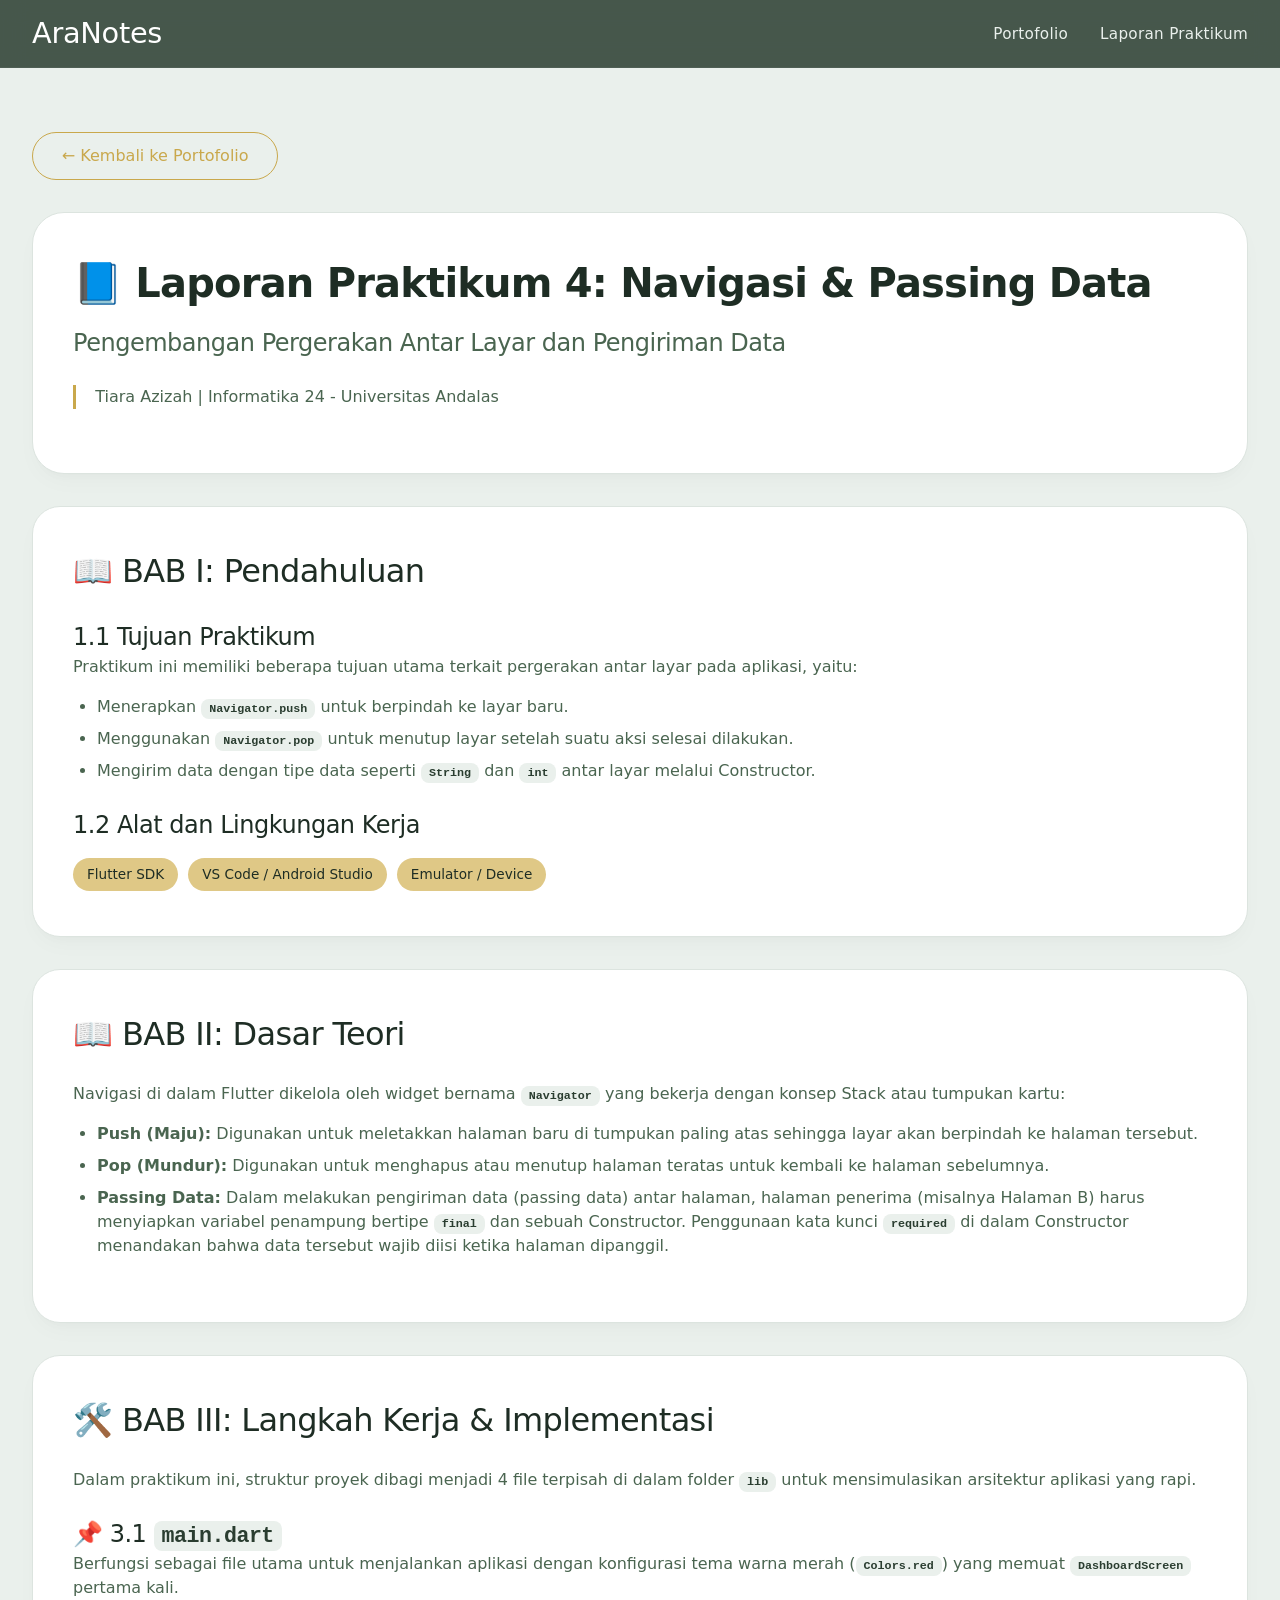
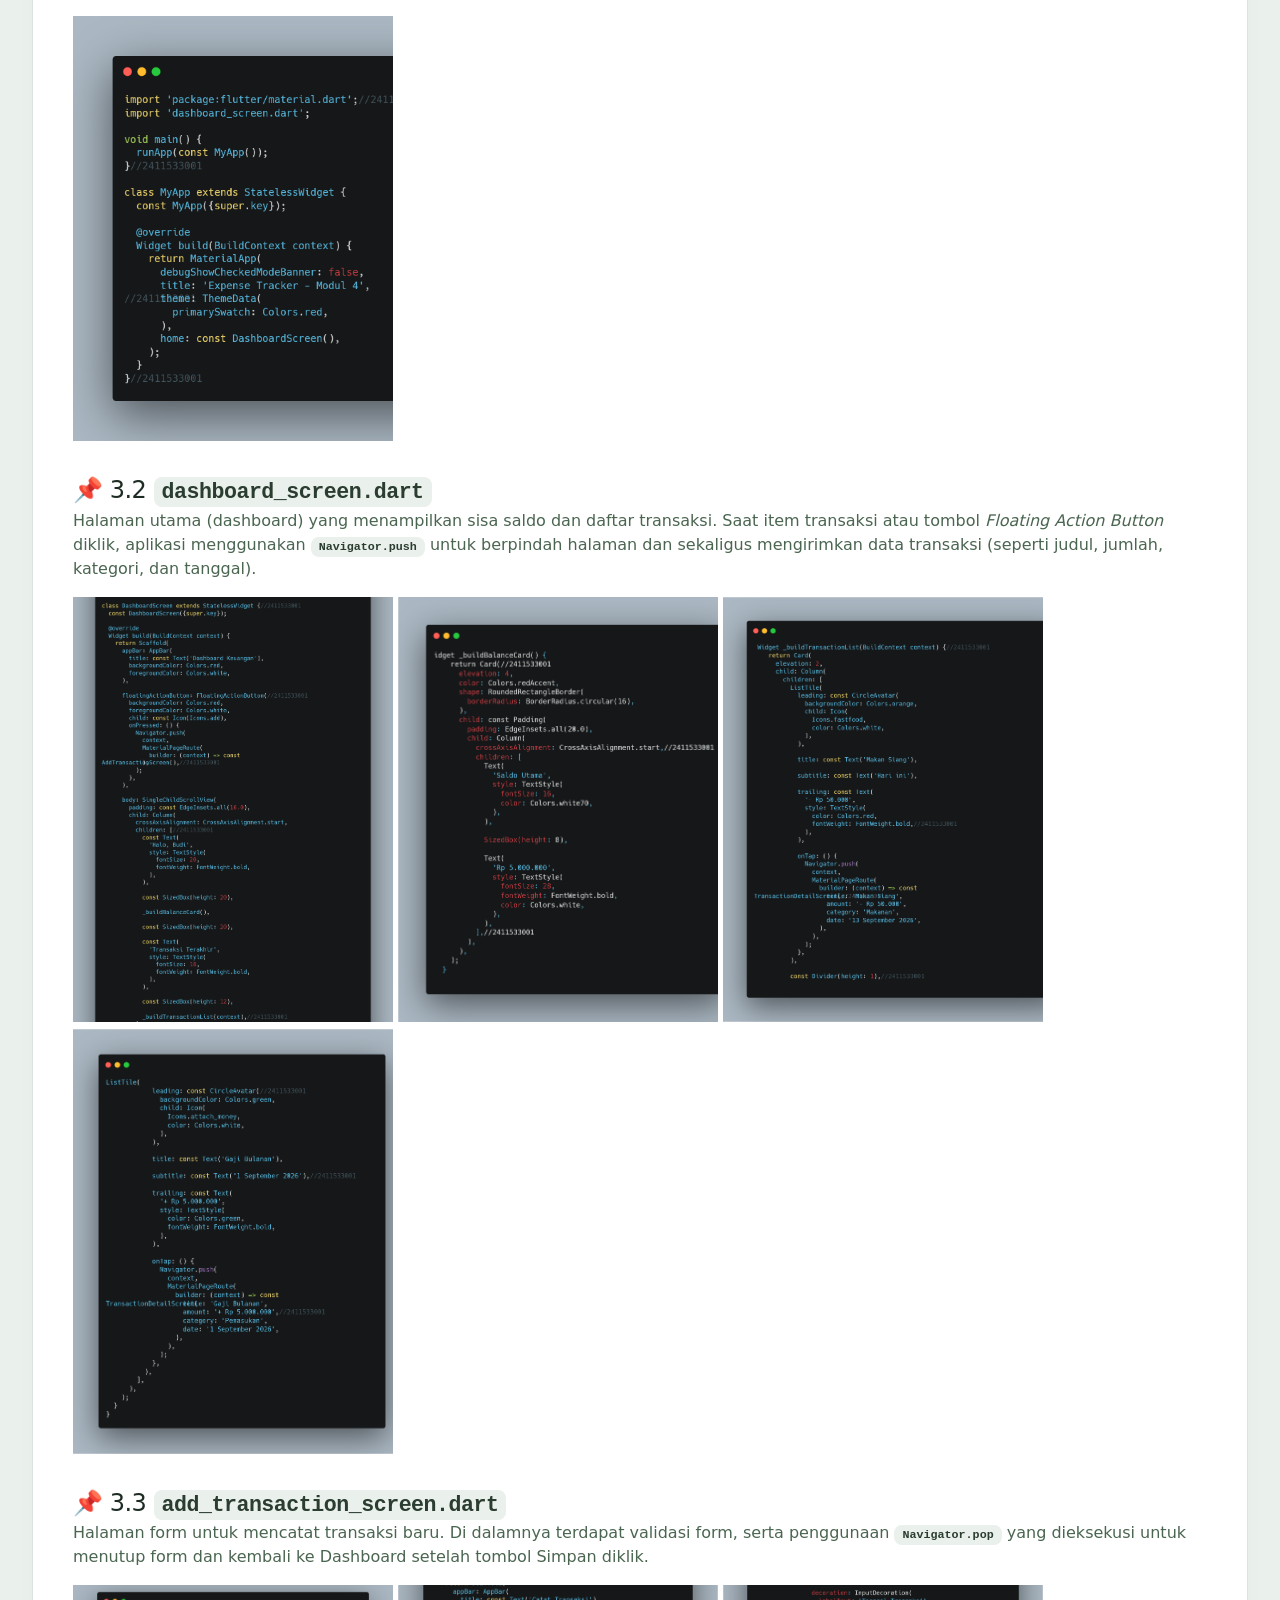
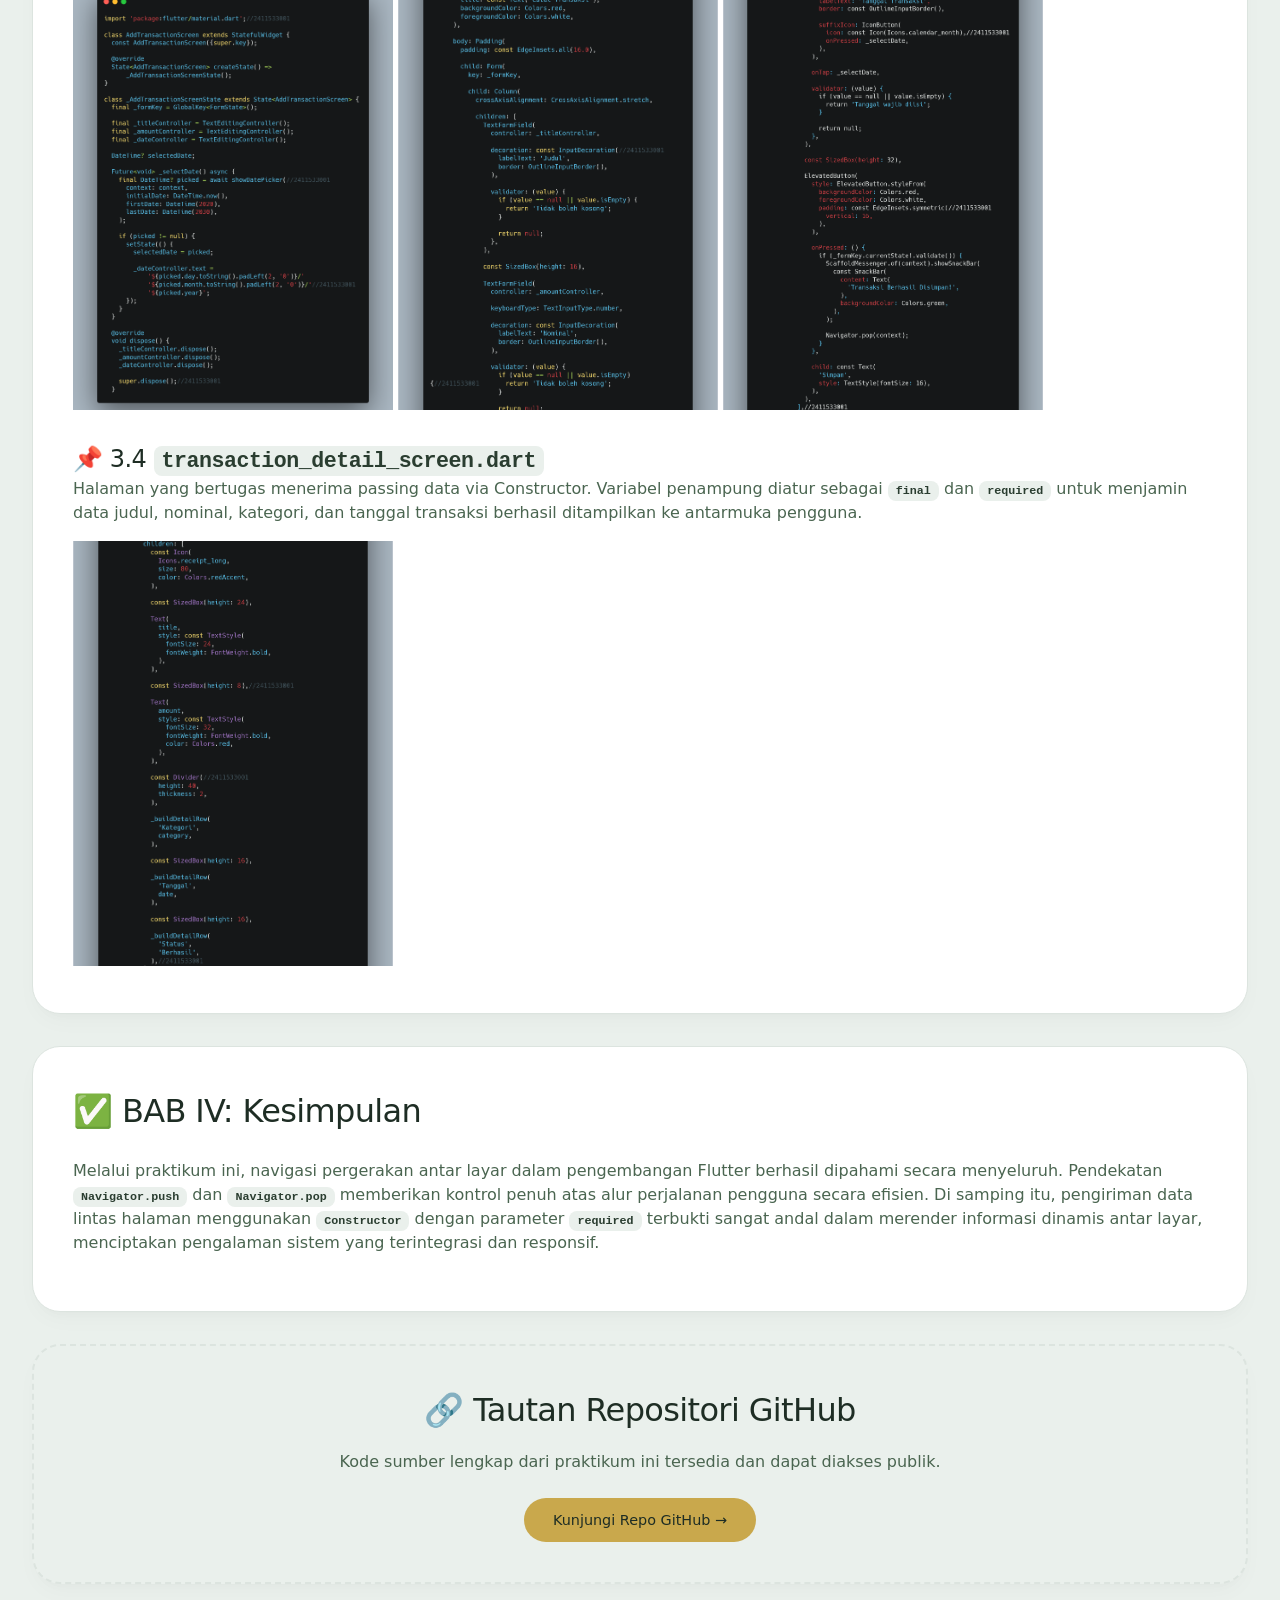
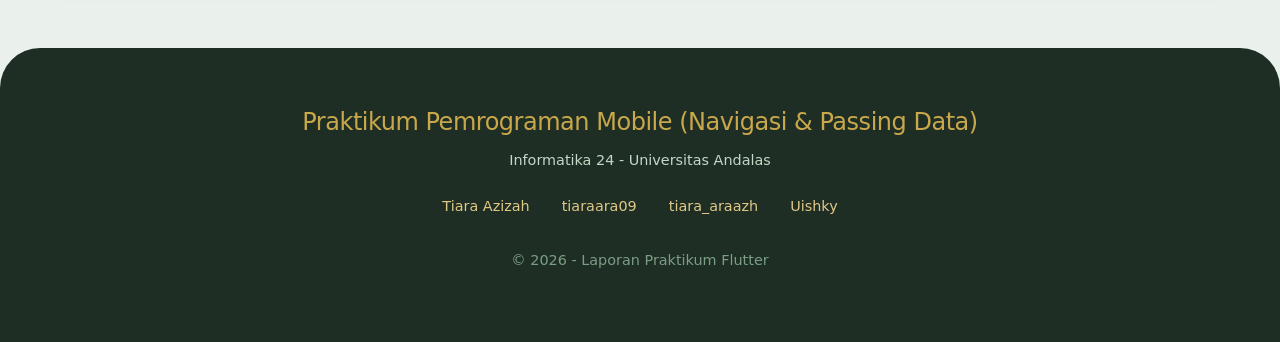
<file: Apmol4.html>
<!DOCTYPE html>
<html lang="id">
<head>
    <meta charset="UTF-8">
    <meta name="viewport" content="width=device-width, initial-scale=1.0">
    <title>AraNotes | Laporan Praktikum 4 - Navigasi & Passing Data</title>
    
    <style>
        /* ========== RESET & VARIABEL MODERN ========== */
        * {
            margin: 0;
            padding: 0;
            box-sizing: border-box;
        }

        body {
            background-color: #EAF0EC;
            font-family: 'Inter', system-ui, -apple-system, 'Segoe UI', Roboto, Helvetica, sans-serif;
            color: #2A3D30;
            line-height: 1.5;
            scroll-behavior: smooth;
        }

        /* Import Inter font */
        @import url('https://fonts.googleapis.com/css2?family=Inter:opsz,wght@14..32,300;14..32,400;14..32,500;14..32,600&display=swap');

        /* ========== PALET ELEGAN ========== */
        :root {
            --bg-base: #EAF0EC;
            --bg-card: #FFFFFF;
            --bg-dark: #2A3D30;
            --bg-footer: #1F2E24;
            --border-light: #DCE4DF;
            --gold: #C9A84C;
            --gold-soft: #DFC886;
            --text-primary: #1E2D24;
            --text-secondary: #4A6550;
            --text-muted: #7A9E84;
            --shadow-sm: 0 10px 25px -5px rgba(0, 0, 0, 0.03), 0 8px 10px -6px rgba(0, 0, 0, 0.02);
            --shadow-md: 0 20px 25px -12px rgba(0, 0, 0, 0.05);
        }

        /* ========== TYPOGRAPHY ========== */
        h1, h2, h3, h4, h5, h6 {
            font-weight: 500;
            letter-spacing: -0.02em;
            color: var(--text-primary);
        }

        h1 { font-size: 3.5rem; font-weight: 600; }
        h2 { font-size: 2rem; font-weight: 500; margin-bottom: 1.5rem; }
        h3 { font-size: 1.5rem; font-weight: 500; }
        
        p { color: var(--text-secondary); margin-bottom: 1rem; }

        a {
            text-decoration: none;
            color: inherit;
        }

        /* ========== LAYOUT ========== */
        .container-modern {
            max-width: 1280px;
            margin: 0 auto;
            padding: 0 2rem;
        }

        section {
            padding: 5rem 0;
        }

        /* ========== NAVBAR (FIXED, BLUR) ========== */
        .navbar {
            position: fixed;
            top: 0;
            left: 0;
            width: 100%;
            background: rgba(42, 61, 48, 0.85);
            backdrop-filter: blur(12px);
            display: flex;
            justify-content: space-between;
            align-items: center;
            padding: 0.75rem 2rem;
            z-index: 1100;
            transition: all 0.3s;
            border-bottom: 1px solid rgba(255,255,255,0.05);
        }

        .navbar h1 {
            font-size: 1.8rem;
            font-weight: 500;
            color: #FFFFFF;
            letter-spacing: -0.01em;
        }

        .navbar ul {
            display: flex;
            gap: 2rem;
            list-style: none;
            margin: 0;
        }

        .navbar li a {
            color: #EAF0EC;
            font-weight: 450;
            font-size: 0.95rem;
            transition: 0.2s;
            letter-spacing: 0.3px;
        }

        .navbar li a:hover {
            color: var(--gold);
        }

        /* ========== CARDS ELEGAN ========== */
        .card-modern {
            background: var(--bg-card);
            border-radius: 28px;
            padding: 2.5rem;
            box-shadow: var(--shadow-sm);
            border: 1px solid var(--border-light);
            transition: all 0.25s ease;
            margin-bottom: 2rem;
        }

        .card-modern:hover {
            transform: translateY(-4px);
            box-shadow: var(--shadow-md);
        }

        /* ========== BUTTON ========== */
        .btn-gold {
            background: var(--gold);
            color: #1E2D24;
            padding: 0.7rem 1.8rem;
            border-radius: 40px;
            font-weight: 500;
            font-size: 0.9rem;
            transition: 0.2s;
            display: inline-flex;
            align-items: center;
            justify-content: center;
            gap: 8px;
            border: none;
            cursor: pointer;
        }

        .btn-gold:hover {
            background: #B8923A;
            color: white;
        }

        .btn-outline {
            background: transparent;
            border: 1px solid var(--gold);
            color: var(--gold);
            padding: 0.7rem 1.8rem;
            border-radius: 40px;
            font-weight: 500;
            transition: 0.2s;
            display: inline-block;
        }

        .btn-outline:hover {
            background: var(--gold);
            color: #1E2D24;
        }

        /* ========== HERO SECTION ========== */
        .hero {
            display: flex;
            flex-wrap: wrap;
            align-items: center;
            gap: 3rem;
            margin-top: 100px;
            padding: 2rem 0;
        }

        .hero-content {
            flex: 1;
            background: var(--bg-card);
            border-radius: 32px;
            padding: 2.5rem;
            box-shadow: var(--shadow-sm);
            border: 1px solid var(--border-light);
        }

        .hero-content h1 {
            font-size: 2.5rem;
            margin-bottom: 0.75rem;
        }

        .hero-content h3 {
            color: var(--text-secondary);
            font-weight: 400;
            margin-bottom: 1.5rem;
        }

        .quote-text {
            border-left: 3px solid var(--gold);
            padding-left: 1.2rem;
            font-style: normal;
            color: var(--text-secondary);
            margin: 1.5rem 0;
        }

        /* ========== ELEMENT TAMBAHAN LAPORAN ========== */
        .badge-tools {
            background-color: var(--gold-soft);
            color: var(--text-primary);
            padding: 6px 14px;
            border-radius: 40px;
            display: inline-block;
            margin: 5px 5px 5px 0;
            font-size: 0.85rem;
            font-weight: 500;
        }

        ul.laporan-list {
            padding-left: 1.5rem;
            margin-bottom: 1.5rem;
            color: var(--text-secondary);
        }
        
        ul.laporan-list li {
            margin-bottom: 0.5rem;
        }

        pre {
            background-color: #F8FAF9;
            padding: 1.5rem;
            border-radius: 20px;
            overflow-x: auto;
            font-family: 'Courier New', monospace;
            border: 1px solid var(--border-light);
            margin: 1.5rem 0;
            box-shadow: inset 0 2px 4px rgba(0,0,0,0.02);
        }

        code {
            background-color: var(--bg-base);
            padding: 3px 8px;
            border-radius: 8px;
            color: var(--bg-dark);
            font-weight: 600;
            font-size: 0.9em;
        }

        pre code {
            background-color: transparent;
            padding: 0;
            color: var(--text-secondary);
            font-weight: normal;
            font-size: 0.95em;
        }

        .text-center { text-align: center; }
        .mt-4 { margin-top: 1.5rem; }

        /* ========== FOOTER ========== */
        footer {
            background: var(--bg-footer);
            color: #C2D9C8;
            text-align: center;
            padding: 3.5rem 2rem;
            margin-top: 4rem;
            font-size: 0.9rem;
            border-radius: 40px 40px 0 0;
        }

        .footer-links {
            display: flex;
            justify-content: center;
            gap: 2rem;
            margin: 1.5rem 0;
            flex-wrap: wrap;
        }

        .footer-links span {
            color: var(--gold-soft);
            font-weight: 500;
        }

        /* ========== RESPONSIVE ========== */
        @media (max-width: 768px) {
            .navbar {
                flex-direction: column;
                gap: 0.5rem;
                padding: 1rem;
            }
            .navbar ul {
                gap: 1rem;
                flex-wrap: wrap;
                justify-content: center;
            }
            .hero {
                flex-direction: column;
                text-align: center;
                margin-top: 120px;
            }
            .hero-content {
                text-align: left;
                padding: 1.5rem;
            }
            .hero-content h1 { font-size: 2rem; }
            h2 { font-size: 1.6rem; }
            section {
                padding: 3rem 0;
            }
            .container-modern {
                padding: 0 1.2rem;
            }
        }
    </style>
</head>
<body>

<!-- Navbar Modern -->
<nav class="navbar">
    <h1>AraNotes</h1>
    <ul>
        <li><a href="portofolio.html">Portofolio</a></li>
        <li><a href="#">Laporan Praktikum</a></li>
    </ul>
</nav>

<!-- Konten Utama -->
<div class="container-modern">
    
    <section class="hero">
        <div style="width: 100%;">
            <a href="portofolio.html" class="btn-outline" style="margin-bottom: 2rem;">
                ← Kembali ke Portofolio
            </a>
            <div class="hero-content">
                <h1>📘 Laporan Praktikum 4: Navigasi & Passing Data</h1>
                <h3>Pengembangan Pergerakan Antar Layar dan Pengiriman Data</h3>
                <p class="quote-text">Tiara Azizah | Informatika 24 - Universitas Andalas</p>
            </div>
        </div>
    </section>

    <div class="main-content">
        <!-- BAB I: PENDAHULUAN -->
        <div class="card-modern">
            <h2>📖 BAB I: Pendahuluan</h2>
            <h3>1.1 Tujuan Praktikum</h3>
            <p>Praktikum ini memiliki beberapa tujuan utama terkait pergerakan antar layar pada aplikasi, yaitu:</p>
            <ul class="laporan-list">
                <li>Menerapkan <code>Navigator.push</code> untuk berpindah ke layar baru.</li>
                <li>Menggunakan <code>Navigator.pop</code> untuk menutup layar setelah suatu aksi selesai dilakukan.</li>
                <li>Mengirim data dengan tipe data seperti <code>String</code> dan <code>int</code> antar layar melalui Constructor.</li>
            </ul>

            <h3 class="mt-4">1.2 Alat dan Lingkungan Kerja</h3>
            <div style="margin-top: 10px;">
                <span class="badge-tools">Flutter SDK</span>
                <span class="badge-tools">VS Code / Android Studio</span>
                <span class="badge-tools">Emulator / Device</span>
            </div>
        </div>

        <!-- BAB II: DASAR TEORI -->
        <div class="card-modern">
            <h2>📖 BAB II: Dasar Teori</h2>
            <p>Navigasi di dalam Flutter dikelola oleh widget bernama <code>Navigator</code> yang bekerja dengan konsep Stack atau tumpukan kartu:</p>
            <ul class="laporan-list">
                <li><strong>Push (Maju):</strong> Digunakan untuk meletakkan halaman baru di tumpukan paling atas sehingga layar akan berpindah ke halaman tersebut.</li>
                <li><strong>Pop (Mundur):</strong> Digunakan untuk menghapus atau menutup halaman teratas untuk kembali ke halaman sebelumnya.</li>
                <li><strong>Passing Data:</strong> Dalam melakukan pengiriman data (passing data) antar halaman, halaman penerima (misalnya Halaman B) harus menyiapkan variabel penampung bertipe <code>final</code> dan sebuah Constructor. Penggunaan kata kunci <code>required</code> di dalam Constructor menandakan bahwa data tersebut wajib diisi ketika halaman dipanggil.</li>
            </ul>
        </div>

        <!-- BAB III: LANGKAH KERJA & IMPLEMENTASI -->
        <div class="card-modern">
            <h2>🛠️ BAB III: Langkah Kerja & Implementasi</h2>
            <p>Dalam praktikum ini, struktur proyek dibagi menjadi 4 file terpisah di dalam folder <code>lib</code> untuk mensimulasikan arsitektur aplikasi yang rapi.</p>

            <h3 class="mt-4">📌 3.1 <code>main.dart</code></h3>
            <p>Berfungsi sebagai file utama untuk menjalankan aplikasi dengan konfigurasi tema warna merah (<code>Colors.red</code>) yang memuat <code>DashboardScreen</code> pertama kali.</p>
            <img src="Apmol4/maind/maind.png" alt="Struktur kode" style="width: 320px;height: 425px; object-fit: cover; object-position: left;">

            <h3 class="mt-4">📌 3.2 <code>dashboard_screen.dart</code></h3>
            <p>Halaman utama (dashboard) yang menampilkan sisa saldo dan daftar transaksi. Saat item transaksi atau tombol <i>Floating Action Button</i> diklik, aplikasi menggunakan <code>Navigator.push</code> untuk berpindah halaman dan sekaligus mengirimkan data transaksi (seperti judul, jumlah, kategori, dan tanggal).</p>
            <img src="Apmol4/dshbrd/carbon (1).png" alt="Struktur kode" style="width: 320px;height: 425px; object-fit: cover; object-position: left;">
            <img src="Apmol4/dshbrd/carbon (2).png" alt="Struktur kode" style="width: 320px;height: 425px; object-fit: cover; object-position: left;">
            <img src="Apmol4/dshbrd/carbon (3).png" alt="Struktur kode" style="width: 320px;height: 425px; object-fit: cover; object-position: left;">
            <img src="Apmol4/dshbrd/carbon (4).png" alt="Struktur kode" style="width: 320px;height: 425px; object-fit: cover; object-position: left;">
            
            <h3 class="mt-4">📌 3.3 <code>add_transaction_screen.dart</code></h3>
            <p>Halaman form untuk mencatat transaksi baru. Di dalamnya terdapat validasi form, serta penggunaan <code>Navigator.pop</code> yang dieksekusi untuk menutup form dan kembali ke Dashboard setelah tombol Simpan diklik.</p>
            <img src="Apmol4/adscrn/carbon (1).png" alt="Struktur kode" style="width: 320px;height: 425px; object-fit: cover; object-position: left;">
            <img src="Apmol4/adscrn/carbon (2).png" alt="Struktur kode" style="width: 320px;height: 425px; object-fit: cover; object-position: left;">
            <img src="Apmol4/adscrn/carbon (3).png" alt="Struktur kode" style="width: 320px;height: 425px; object-fit: cover; object-position: left;">
            
            <h3 class="mt-4">📌 3.4 <code>transaction_detail_screen.dart</code></h3>
            <p>Halaman yang bertugas menerima passing data via Constructor. Variabel penampung diatur sebagai <code>final</code> dan <code>required</code> untuk menjamin data judul, nominal, kategori, dan tanggal transaksi berhasil ditampilkan ke antarmuka pengguna.</p>
            <img src="Apmol4/trans/carbon (1).png" alt="Struktur kode" style="width: 320px;height: 425px; object-fit: cover; object-position: left;">
        </div>

        <!-- BAB IV: KESIMPULAN -->
        <div class="card-modern">
            <h2>✅ BAB IV: Kesimpulan</h2>
            <p>Melalui praktikum ini, navigasi pergerakan antar layar dalam pengembangan Flutter berhasil dipahami secara menyeluruh. Pendekatan <code>Navigator.push</code> dan <code>Navigator.pop</code> memberikan kontrol penuh atas alur perjalanan pengguna secara efisien. Di samping itu, pengiriman data lintas halaman menggunakan <code>Constructor</code> dengan parameter <code>required</code> terbukti sangat andal dalam merender informasi dinamis antar layar, menciptakan pengalaman sistem yang terintegrasi dan responsif.</p>
        </div>

        <!-- TAUTAN REPOSITORI -->
        <div class="card-modern text-center" style="background-color: var(--bg-base); border: 2px dashed var(--border-light);">
            <h2 style="margin-bottom: 1rem;">🔗 Tautan Repositori GitHub</h2>
            <p style="margin-bottom: 1.5rem;">Kode sumber lengkap dari praktikum ini tersedia dan dapat diakses publik.</p>
            <a href="https://github.com/tiaraara09/A_AplikasiMobile_2411533001_TiaraAzizah" target="_blank" class="btn-gold">
                Kunjungi Repo GitHub →
            </a>
        </div>

    </div>
</div>

<footer>
    <h3 style="color: var(--gold); margin-bottom: 10px;">Praktikum Pemrograman Mobile (Navigasi & Passing Data)</h3>
    <p style="color: #C2D9C8;">Informatika 24 - Universitas Andalas</p>
    
    <div class="footer-links">
        <span>Tiara Azizah</span>
        <span>tiaraara09</span>
        <span>tiara_araazh</span>
        <span>Uishky</span>
    </div>
    
    <p style="margin-top: 2rem; color: var(--text-muted);">© 2026 - Laporan Praktikum Flutter</p>
</footer>

</body>
</html>
</file>
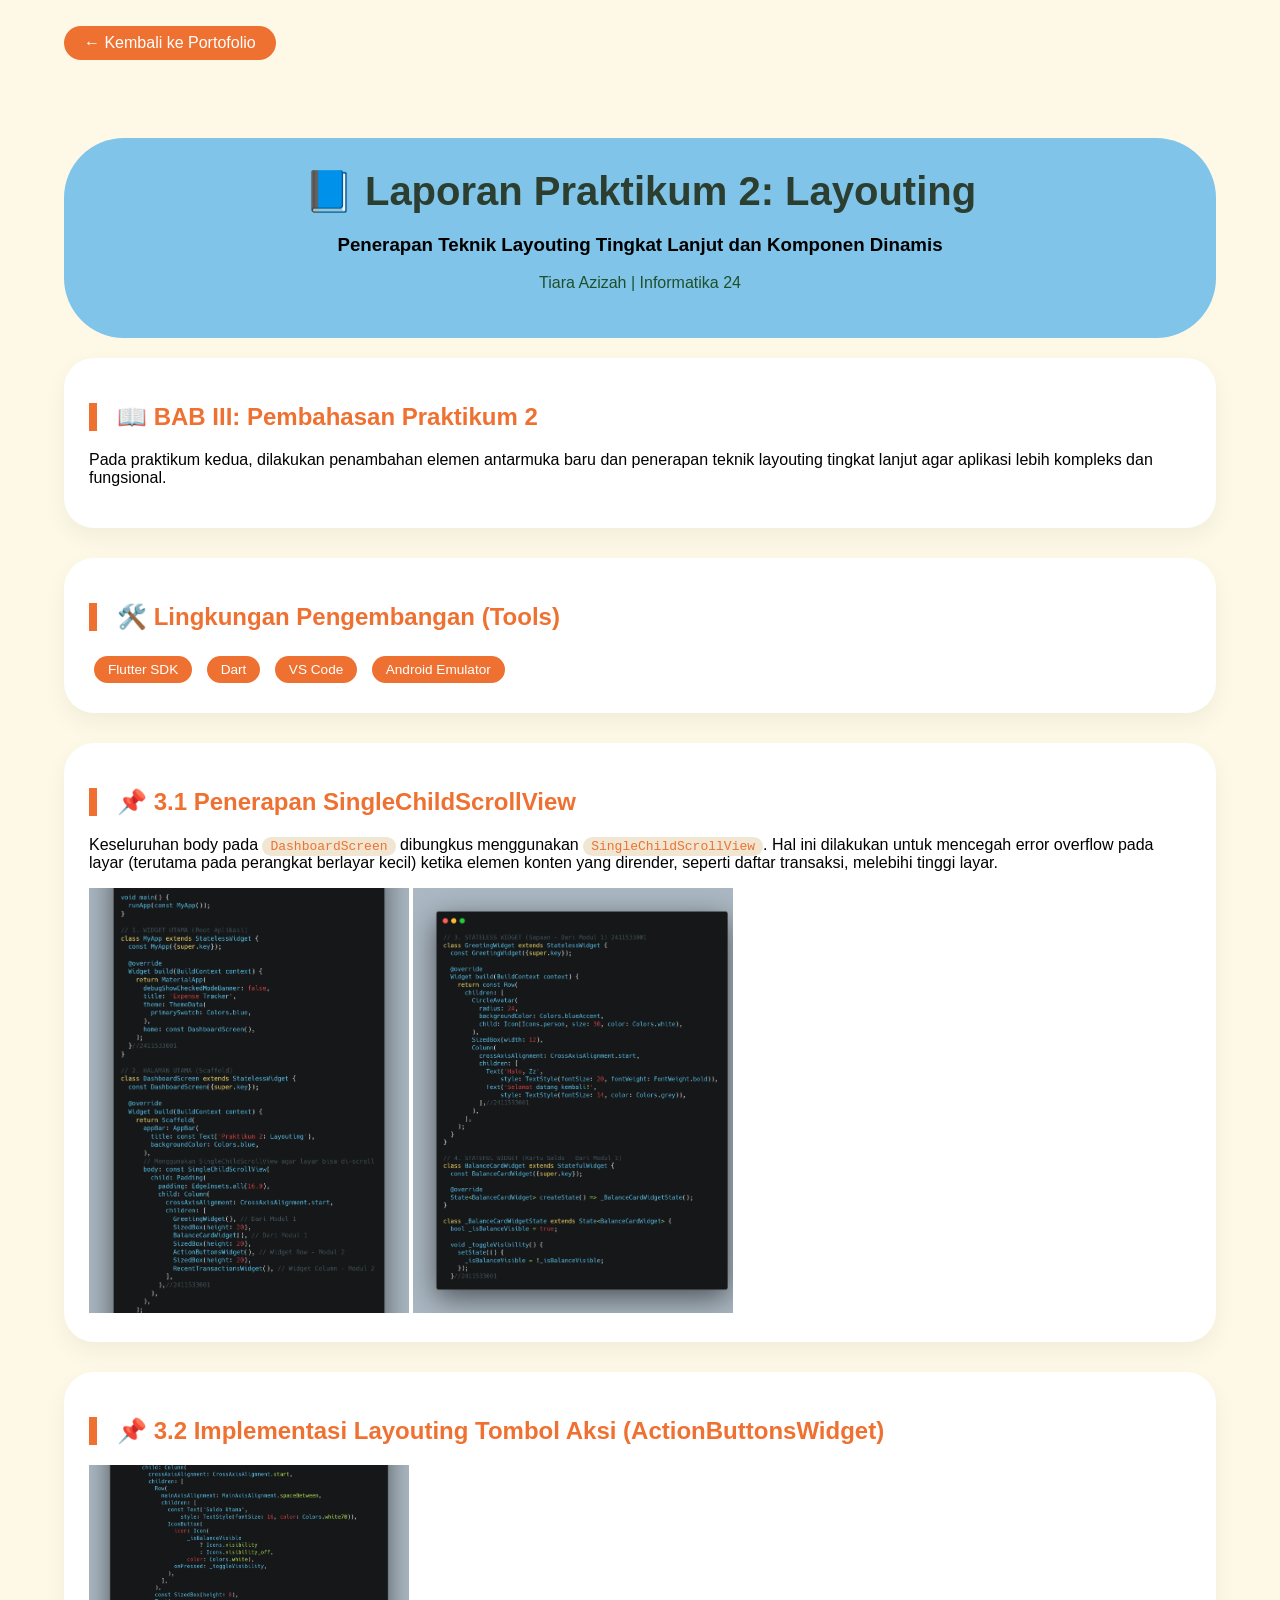
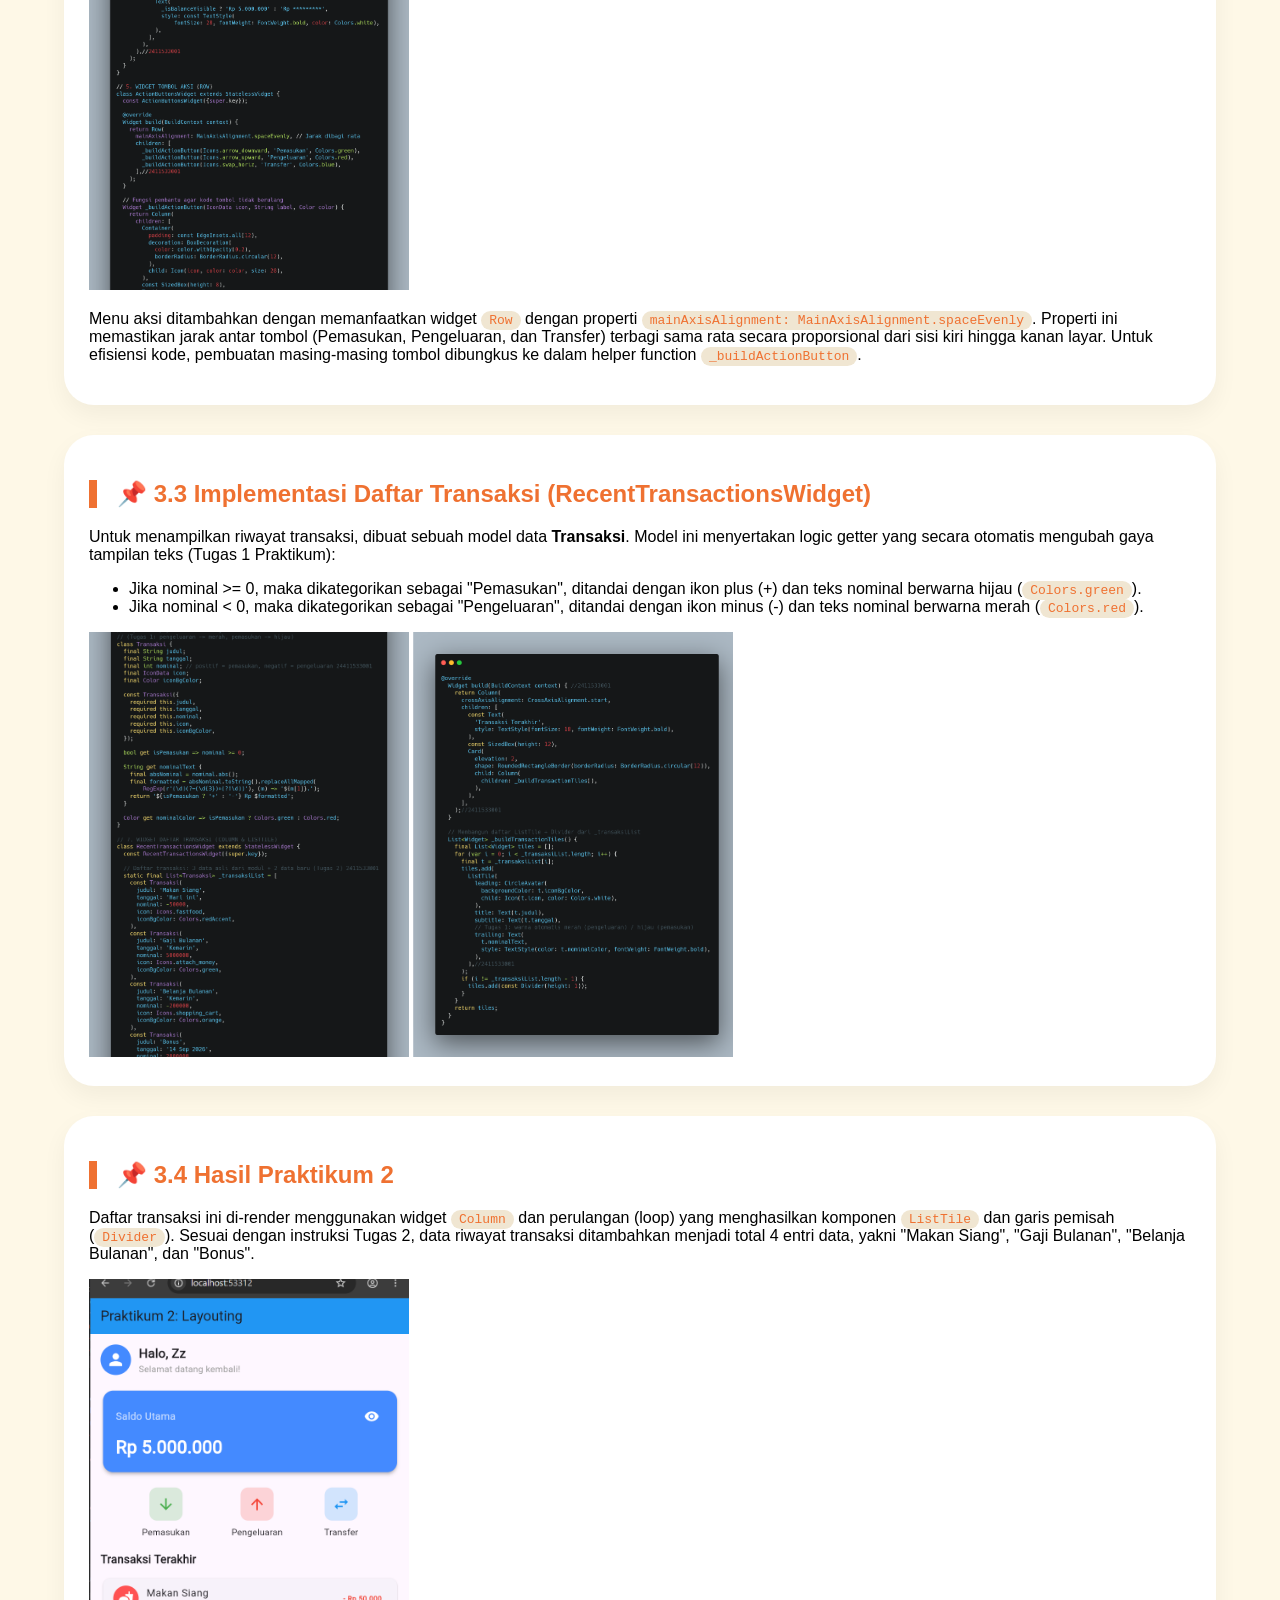
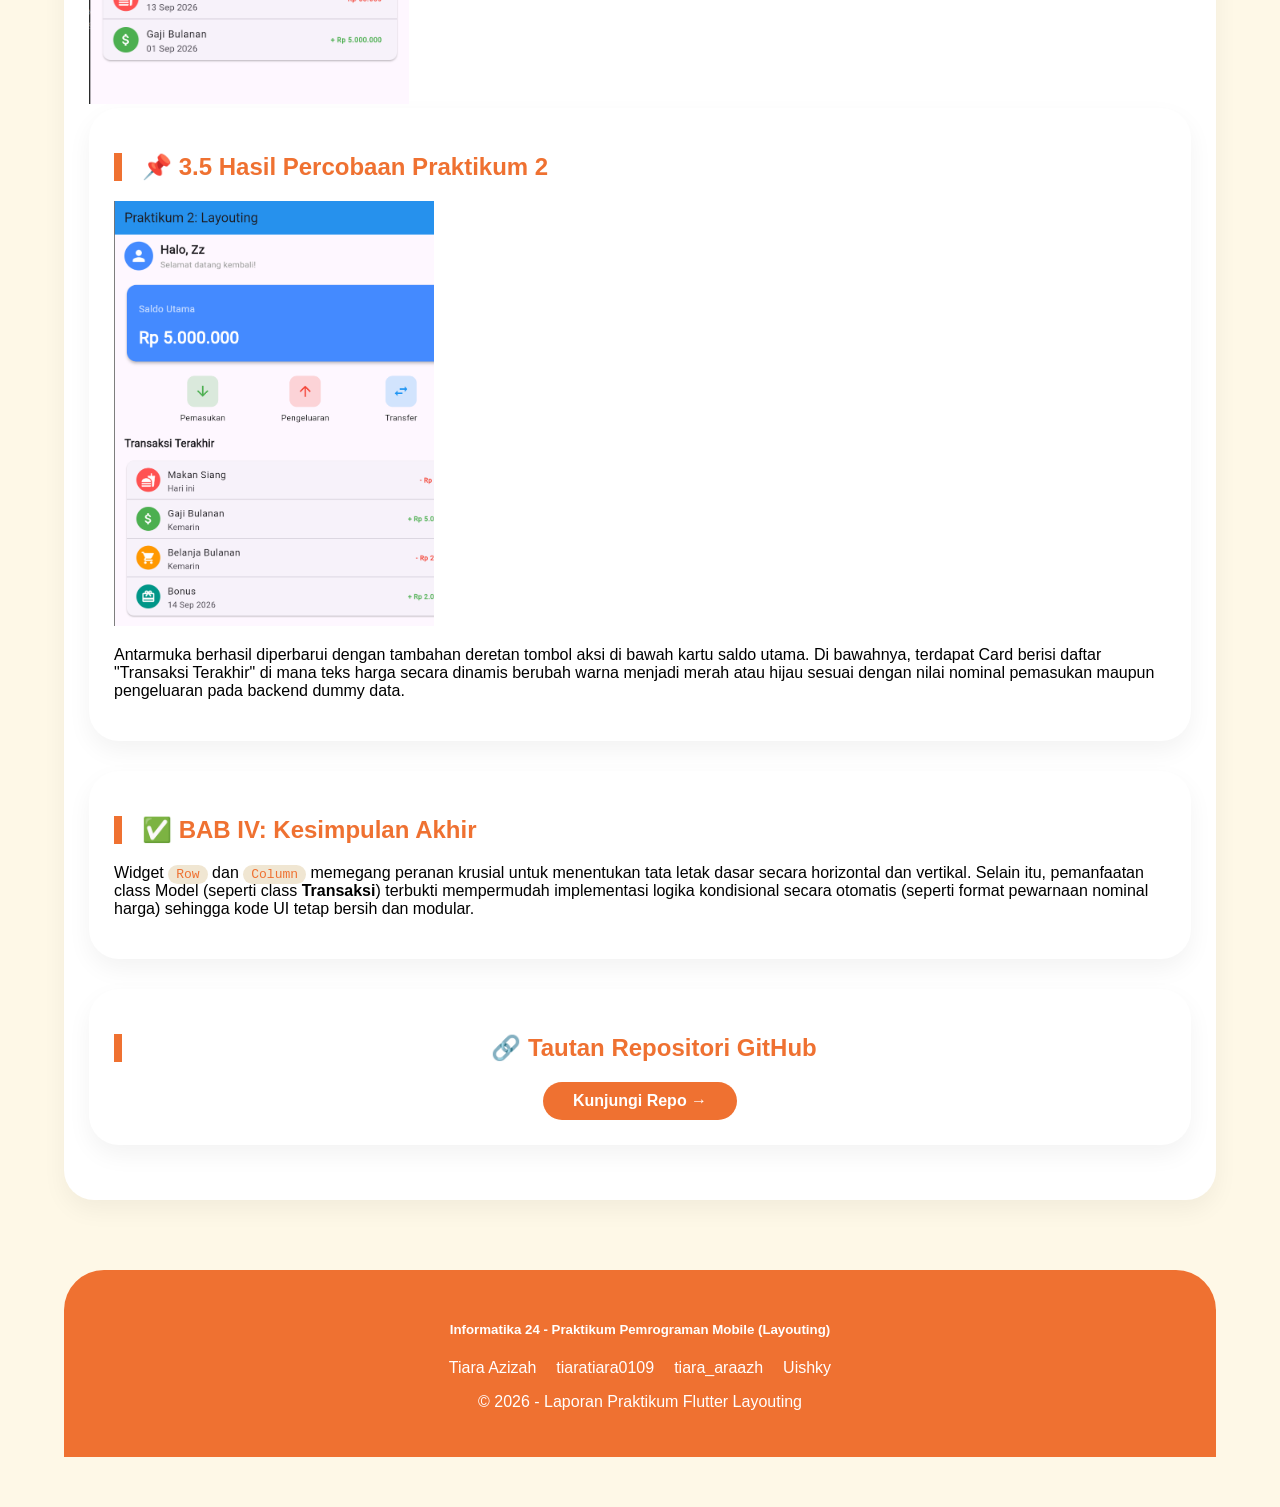
<file: Apmpl2.html>
<!DOCTYPE html>
<html lang="id">
<head>
    <meta charset="UTF-8">
    <meta name="viewport" content="width=device-width, initial-scale=1.0">
    <title>AraNotes | Laporan Praktikum 2 - Layouting</title>
    <style>
        /* Tema warna konsisten (oranye, biru, kuning, krem) */
        body {
            background-color: #fef8e7;
            font-family: 'Segoe UI', Tahoma, Geneva, Verdana, sans-serif;
            margin: 0;
            padding: 0;
        }
        .container {
            width: 90%;
            max-width: 1200px;
            margin: 0 auto;
            padding: 0 15px;
        }
        .card-laporan {
            border-radius: 30px;
            border: none;
            box-shadow: 0 10px 25px rgba(0,0,0,0.05);
            margin-bottom: 30px;
            padding: 25px;
            background-color: #ffffff;
            transition: transform 0.2s;
        }
        .card-laporan:hover {
            transform: translateY(-5px);
        }
        .badge-tools {
            background-color: #ef7131;
            color: white;
            padding: 6px 14px;
            border-radius: 40px;
            display: inline-block;
            margin: 5px;
            font-size: 0.85rem;
        }
        pre {
            background-color: #f4f4f4;
            padding: 15px;
            border-radius: 20px;
            overflow-x: auto;
            font-family: 'Courier New', monospace;
            border: 1px solid #ddd;
            margin: 15px 0;
        }
        code {
            background-color: #f0e6d2;
            padding: 2px 8px;
            border-radius: 12px;
            color: #ef7131;
            font-weight: 500;
        }
        .btn-primary-custom {
            background-color: #ef7131;
            border: none;
            padding: 10px 30px;
            border-radius: 40px;
            color: white;
            font-weight: bold;
            text-decoration: none;
            display: inline-block;
        }
        .btn-primary-custom:hover {
            background-color: #c55a24;
            color: white;
        }
        footer {
            background-color: #ef7131;
            color: white;
            padding: 30px;
            text-align: center;
            border-radius: 40px 40px 0 0;
            margin-top: 40px;
        }
        .hero-title {
            border-radius: 60px;
            background-color: #80c4e9;
            padding: 30px;
            text-align: center;
            margin: 20px 0;
        }
        .hero-title h1 {
            font-size: 2.5rem;
            color: #2c3e2f;
            margin: 0;
        }
        .hero-title p {
            color: #1f4f2b;
        }
        h2 {
            color: #ef7131;
            border-left: 8px solid #ef7131;
            padding-left: 20px;
            margin-bottom: 20px;
        }
        .btn-back {
            background-color: #ef7131;
            color: white;
            border-radius: 40px;
            padding: 8px 20px;
            text-decoration: none;
            display: inline-block;
            margin: 10px 0;
        }
        .btn-back:hover {
            background-color: #c55a24;
            color: white;
        }
        .row {
            display: flex;
            flex-wrap: wrap;
        }
        .col-12 {
            width: 100%;
        }
        .mt-3 {
            margin-top: 1rem;
        }
        .mt-5 {
            margin-top: 3rem;
        }
        .text-center {
            text-align: center;
        }
    </style>
</head>
<body>

<div class="container mt-3">
    <div class="row">
        <div class="col-12">
            <a href="portofolio.html" class="btn-back">
                ← Kembali ke Portofolio
            </a>
        </div>
    </div>
</div>

<div class="container mt-5">
    <div class="row">
        <div class="col-12">
            <div class="hero-title">
                <h1>📘 Laporan Praktikum 2: Layouting</h1>
                <h3>Penerapan Teknik Layouting Tingkat Lanjut dan Komponen Dinamis</h3>
                <p class="mt-3">Tiara Azizah | Informatika 24</p>
            </div>
        </div>
    </div>
</div>

<div class="container" style="margin-bottom: 50px;">
    <div class="row">
        <div class="col-12">
            
            <div class="card-laporan">
                <h2>📖 BAB III: Pembahasan Praktikum 2</h2>
                <p>Pada praktikum kedua, dilakukan penambahan elemen antarmuka baru dan penerapan teknik layouting tingkat lanjut agar aplikasi lebih kompleks dan fungsional.</p>
            </div>

            <div class="card-laporan">
                <h2>🛠️ Lingkungan Pengembangan (Tools)</h2>
                <div>
                    <span class="badge-tools">Flutter SDK</span>
                    <span class="badge-tools">Dart</span>
                    <span class="badge-tools">VS Code</span>
                    <span class="badge-tools">Android Emulator</span>
                </div>
            </div>

            <div class="card-laporan">
                <h2>📌 3.1 Penerapan SingleChildScrollView</h2>
                <p>Keseluruhan body pada <code>DashboardScreen</code> dibungkus menggunakan <code>SingleChildScrollView</code>. Hal ini dilakukan untuk mencegah error overflow pada layar (terutama pada perangkat berlayar kecil) ketika elemen konten yang dirender, seperti daftar transaksi, melebihi tinggi layar.</p>
                <img src="Apmol2/carbon (1).png" alt="Struktur kode" style="width: 320px;height: 425px; object-fit: cover; object-position: left;">
                <img src="Apmol2/carbon (2).png" alt="Struktur kode" style="width: 320px;height: 425px; object-fit: cover; object-position: left;">
            </div>

            <div class="card-laporan">
                <h2>📌 3.2 Implementasi Layouting Tombol Aksi (ActionButtonsWidget)</h2>
                <img src="Apmol2/carbon (3).png" alt="Struktur kode" style="width: 320px;height: 425px; object-fit: cover; object-position: left;">
                <p>Menu aksi ditambahkan dengan memanfaatkan widget <code>Row</code> dengan properti <code>mainAxisAlignment: MainAxisAlignment.spaceEvenly</code>. Properti ini memastikan jarak antar tombol (Pemasukan, Pengeluaran, dan Transfer) terbagi sama rata secara proporsional dari sisi kiri hingga kanan layar. Untuk efisiensi kode, pembuatan masing-masing tombol dibungkus ke dalam helper function <code>_buildActionButton</code>.</p>
            </div>

            <div class="card-laporan">
                <h2>📌 3.3 Implementasi Daftar Transaksi (RecentTransactionsWidget)</h2>
                <p>Untuk menampilkan riwayat transaksi, dibuat sebuah model data <strong>Transaksi</strong>. Model ini menyertakan logic getter yang secara otomatis mengubah gaya tampilan teks (Tugas 1 Praktikum):</p>
                <ul>
                    <li>Jika nominal >= 0, maka dikategorikan sebagai "Pemasukan", ditandai dengan ikon plus (+) dan teks nominal berwarna hijau (<code>Colors.green</code>).</li>
                    <li>Jika nominal < 0, maka dikategorikan sebagai "Pengeluaran", ditandai dengan ikon minus (-) dan teks nominal berwarna merah (<code>Colors.red</code>).</li>
                </ul>
                <img src="Apmol2/carbon (4).png" alt="Struktur kode" style="width: 320px;height: 425px; object-fit: cover; object-position: left;">
                <img src="Apmol2/carbon (5).png" alt="Struktur kode" style="width: 320px;height: 425px; object-fit: cover; object-position: left;">
            </div>

            <div class="card-laporan">
                <h2>📌 3.4 Hasil Praktikum 2</h2>
                <p>Daftar transaksi ini di-render menggunakan widget <code>Column</code> dan perulangan (loop) yang menghasilkan komponen <code>ListTile</code> dan garis pemisah (<code>Divider</code>). Sesuai dengan instruksi Tugas 2, data riwayat transaksi ditambahkan menjadi total 4 entri data, yakni "Makan Siang", "Gaji Bulanan", "Belanja Bulanan", dan "Bonus".</p>
                <img src="Apmol2/Output1.png" alt="Struktur kode" style="width: 320px;height: 425px; object-fit: cover; object-position: left;">
            
                <div class="card-laporan">
                <h2>📌 3.5 Hasil Percobaan Praktikum 2</h2>
                <img src="Apmol2/output2.png" alt="Struktur kode" style="width: 320px;height: 425px; object-fit: cover; object-position: left;">
                <p>Antarmuka berhasil diperbarui dengan tambahan deretan tombol aksi di bawah kartu saldo utama. Di bawahnya, terdapat Card berisi daftar "Transaksi Terakhir" di mana teks harga secara dinamis berubah warna menjadi merah atau hijau sesuai dengan nilai nominal pemasukan maupun pengeluaran pada backend dummy data.</p>
            </div>

            <div class="card-laporan">
                <h2>✅ BAB IV: Kesimpulan Akhir</h2>
                <p>Widget <code>Row</code> dan <code>Column</code> memegang peranan krusial untuk menentukan tata letak dasar secara horizontal dan vertikal. Selain itu, pemanfaatan class Model (seperti class <strong>Transaksi</strong>) terbukti mempermudah implementasi logika kondisional secara otomatis (seperti format pewarnaan nominal harga) sehingga kode UI tetap bersih dan modular.</p>
            </div>

            <div class="card-laporan text-center">
                <h2>🔗 Tautan Repositori GitHub</h2>
                <a href="https://github.com/tiaraara09/A_AplikasiMobile_2411533001_TiaraAzizah" target="_blank" class="btn-primary-custom">
                    Kunjungi Repo →</a>
            </div>

        </div>
    </div>
</div>

<footer>
    <h5>Informatika 24 - Praktikum Pemrograman Mobile (Layouting)</h5>
    <div class="row mt-3" style="justify-content: center; display: flex; gap: 20px;">
        <div>Tiara Azizah</div>
        <div>tiaratiara0109</div>
        <div>tiara_araazh</div>
        <div>Uishky</div>
    </div>
    <p class="mt-3">© 2026 - Laporan Praktikum Flutter Layouting</p>
</footer>

</body>
</html>
</file>
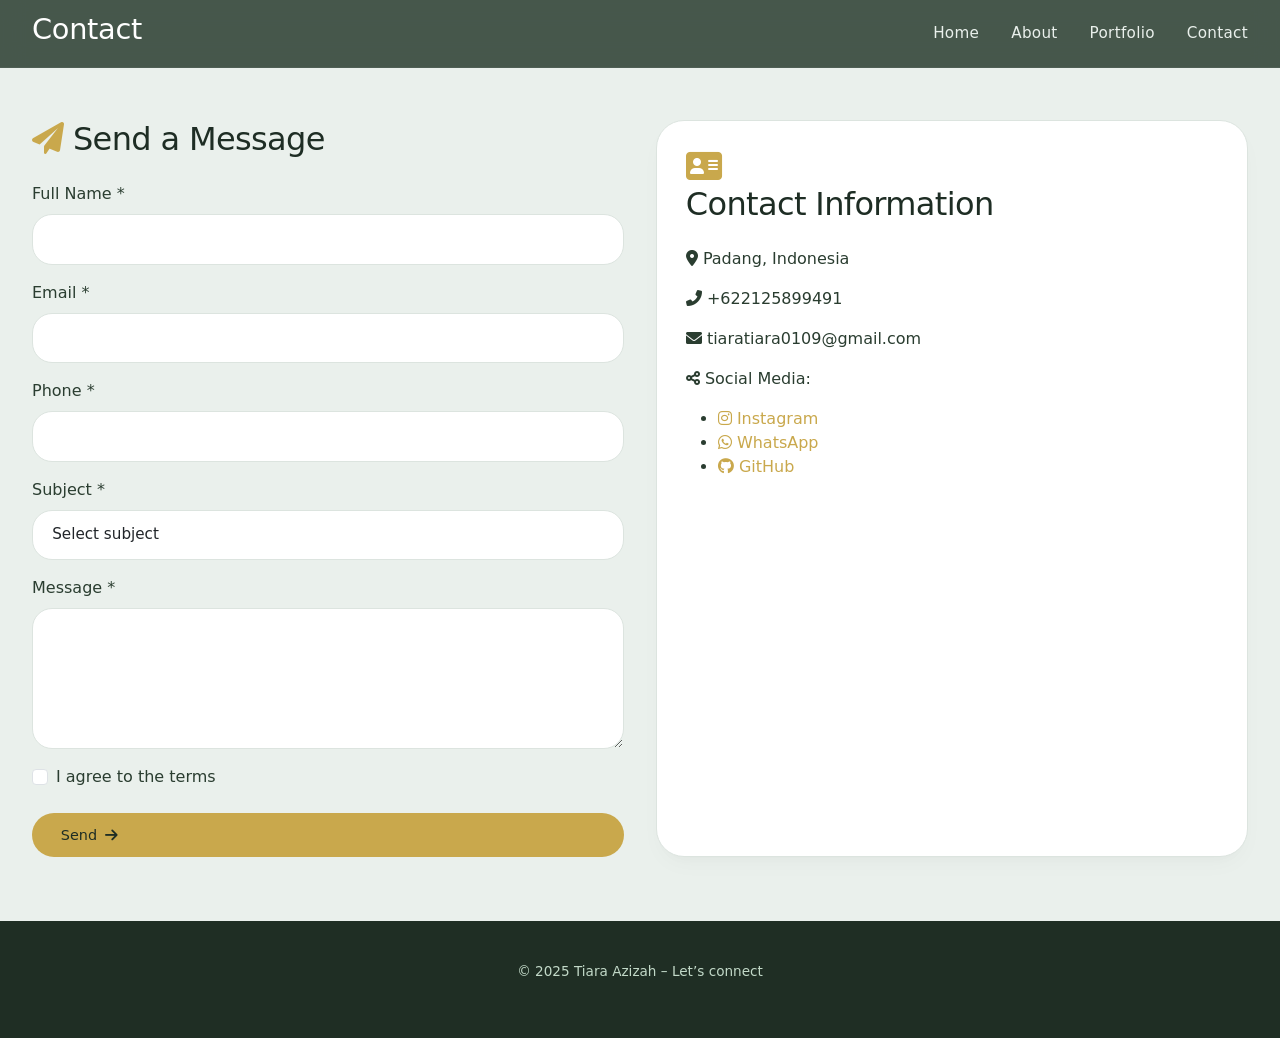
<file: contac.html>
<!DOCTYPE html>
<html lang="en">
<head>
    <meta charset="UTF-8">
    <meta name="viewport" content="width=device-width, initial-scale=1.0">
    <title>AraNotes – Contact</title>
    <link rel="stylesheet" href="css/boostrap.css">
    <link rel="stylesheet" href="https://cdnjs.cloudflare.com/ajax/libs/font-awesome/6.0.0-beta3/css/all.min.css">
    <link rel="stylesheet" href="css/costum.css">
</head>
<body>

<nav class="navbar">
    <h1>Contact</h1>
    <ul>
        <li><a href="index.html">Home</a></li>
        <li><a href="about.html">About</a></li>
        <li><a href="portofolio.html">Portfolio</a></li>
        <li><a href="#">Contact</a></li>
    </ul>
</nav>

<div class="container-modern" style="margin-top: 120px;">
    <div class="grid-2">
        <!-- Form -->
        <div>
            <h2><i class="fas fa-paper-plane" style="color: var(--gold);"></i> Send a Message</h2>
            <form id="contactForm" class="needs-validation" novalidate>
                <div class="mb-3">
                    <label class="form-label">Full Name *</label>
                    <input type="text" class="form-control" required>
                    <div class="invalid-feedback">Name required.</div>
                </div>
                <div class="mb-3">
                    <label class="form-label">Email *</label>
                    <input type="email" class="form-control" required>
                    <div class="invalid-feedback">Valid email required.</div>
                </div>
                <div class="mb-3">
                    <label class="form-label">Phone *</label>
                    <input type="tel" class="form-control" pattern="[0-9]{10,13}" required>
                    <div class="invalid-feedback">10–13 digits.</div>
                </div>
                <div class="mb-3">
                    <label class="form-label">Subject *</label>
                    <select class="form-select" required>
                        <option value="" selected disabled>Select subject</option>
                        <option>General</option>
                        <option>Support</option>
                        <option>Business</option>
                    </select>
                    <div class="invalid-feedback">Choose a subject.</div>
                </div>
                <div class="mb-3">
                    <label class="form-label">Message *</label>
                    <textarea class="form-control" rows="5" required></textarea>
                    <div class="invalid-feedback">Message cannot be empty.</div>
                </div>
                <div class="form-check mb-4">
                    <input class="form-check-input" type="checkbox" id="termsCheck" required>
                    <label class="form-check-label" for="termsCheck">I agree to the terms</label>
                    <div class="invalid-feedback">You must agree.</div>
                </div>
                <button type="submit" id="submitBtn" class="btn-gold w-100" disabled>Send <i class="fas fa-arrow-right"></i></button>
            </form>
            <div id="alert-success" class="alert alert-success mt-3 d-none">Message sent successfully.</div>
            <div id="alert-error" class="alert alert-danger mt-3 d-none">Error, please try again.</div>
        </div>

        <!-- Contact Info -->
        <div class="card-modern">
            <i class="fas fa-address-card" style="font-size: 2rem; color: var(--gold);"></i>
            <h2>Contact Information</h2>
            <p><i class="fas fa-map-marker-alt"></i> Padang, Indonesia</p>
            <p><i class="fas fa-phone-alt"></i> +622125899491</p>
            <p><i class="fas fa-envelope"></i> tiaratiara0109@gmail.com</p>
            <p><i class="fas fa-share-alt"></i> Social Media:</p>
            <ul>
                <li><a href="https://www.instagram.com/tiara_araazh/" style="color: var(--gold);"><i class="fab fa-instagram"></i> Instagram</a></li>
                <li><a href="https://wa.me/622125899491" style="color: var(--gold);"><i class="fab fa-whatsapp"></i> WhatsApp</a></li>
                <li><a href="https://github.com/tiaraara09" style="color: var(--gold);"><i class="fab fa-github"></i> GitHub</a></li>
            </ul>
            <iframe src="https://www.google.com/maps/embed?pb=!1m18!1m12!1m3!1d3983.200217775525!2d100.45750000000001!3d-0.9086999999999999!2m3!1f0!2f0!3f0!3m2!1i1024!2i768!4f13.1!3m3!1m2!1s0x31cd94bcb6f7b3f5%3A0x22d87b0df9c18bae!2sUniversitas%20Andalas%20(UNAND)%2C%20Padang%2C%20Sumatera%20Barat!5e0!3m2!1sen!2sid!4v1702270000000" width="100%" height="200" style="border:0; border-radius: 20px;"></iframe>
        </div>
    </div>
</div>

<footer>
    <p>© 2025 Tiara Azizah – Let’s connect</p>
</footer>

<script src="sj/bosstrap.js"></script>
<script>
    const form = document.getElementById('contactForm');
    const submitBtn = document.getElementById('submitBtn');
    form.addEventListener('input', () => { submitBtn.disabled = !form.checkValidity(); });
    form.addEventListener('submit', function(e) {
        e.preventDefault();
        if (form.checkValidity()) {
            const name = form.querySelector('input[type="text"]').value;
            const email = form.querySelector('input[type="email"]').value;
            const phone = form.querySelector('input[type="tel"]').value;
            const subject = form.querySelector('select').value;
            const message = form.querySelector('textarea').value;
            const body = `Name: ${name}%0D%0AEmail: ${email}%0D%0APhone: ${phone}%0D%0ASubject: ${subject}%0D%0A%0D%0AMessage:%0D%0A${message}`;
            window.location.href = `mailto:tiaratiara0109@gmail.com?subject=${encodeURIComponent(subject)}&body=${body}`;
            document.getElementById('alert-success').classList.remove('d-none');
            form.reset();
            submitBtn.disabled = true;
        } else {
            document.getElementById('alert-error').classList.remove('d-none');
        }
        form.classList.add('was-validated');
    });
</script>
</body>
</html>
</file>
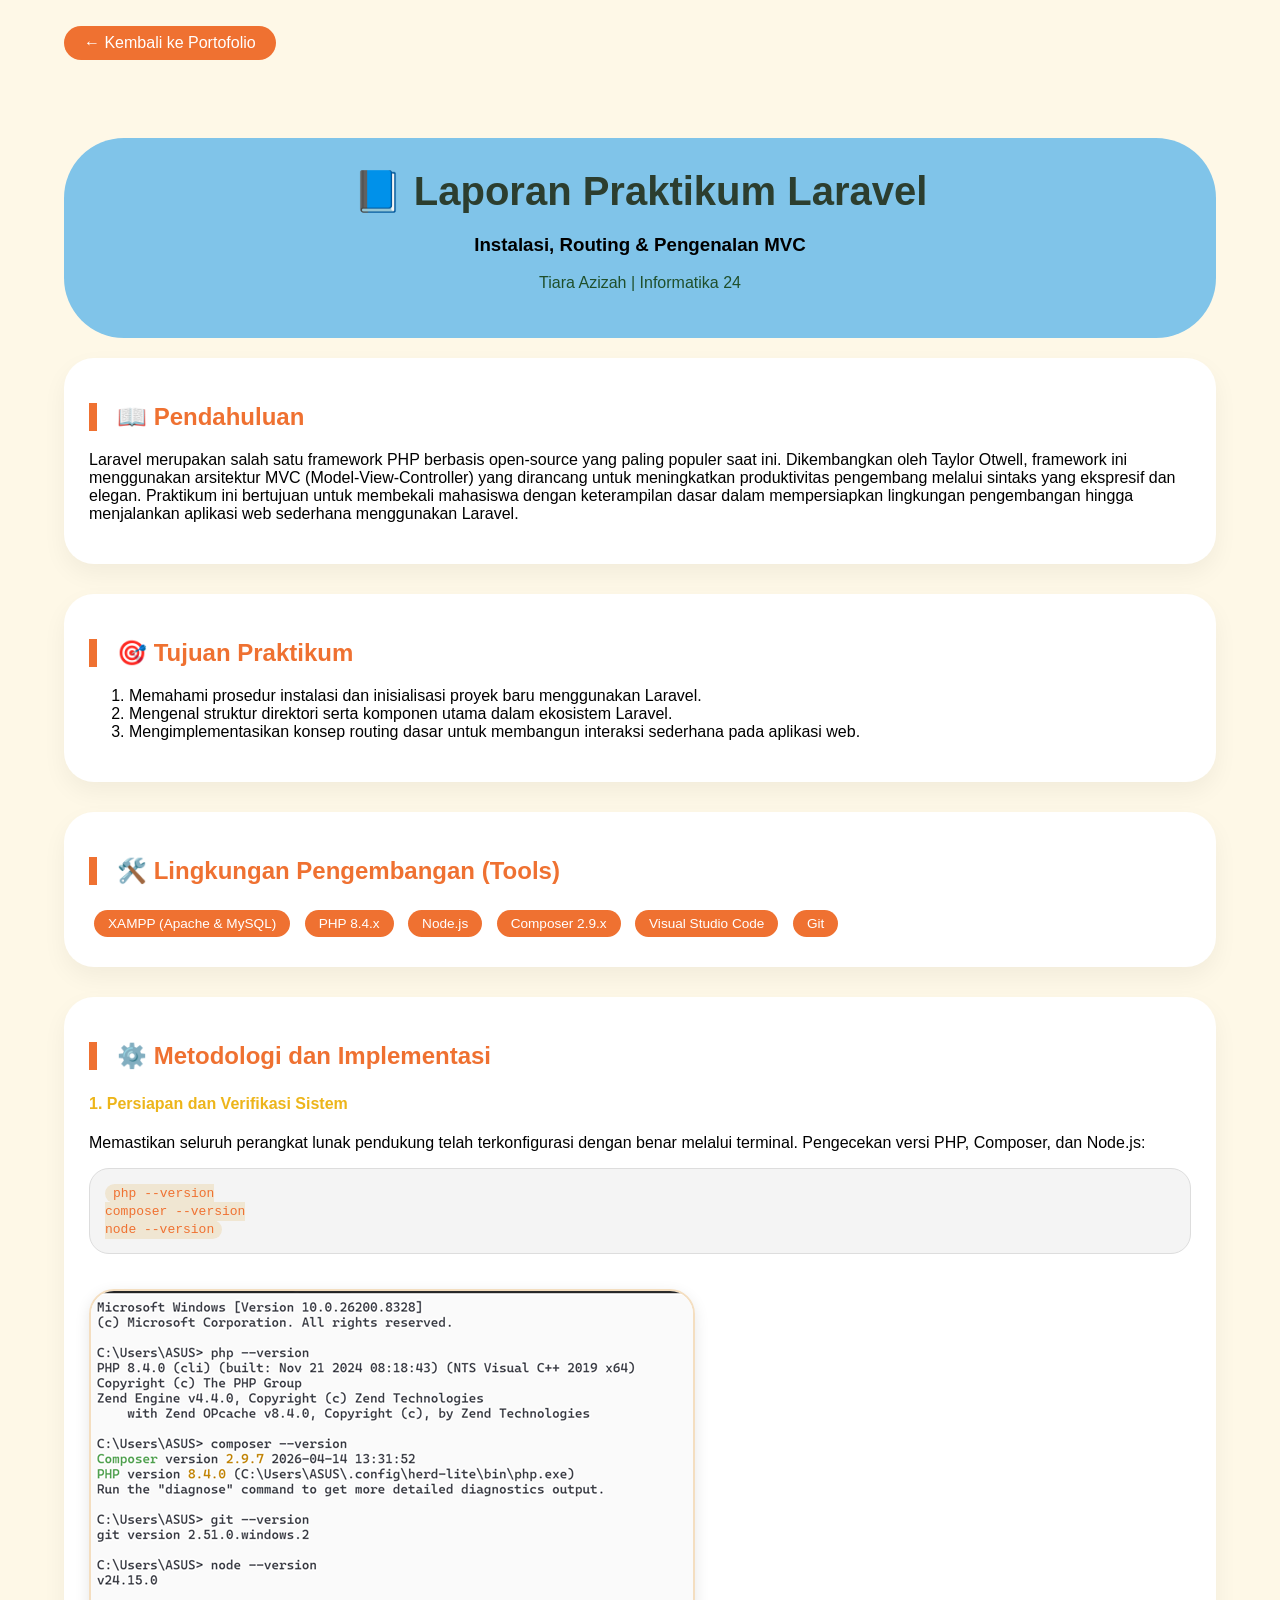
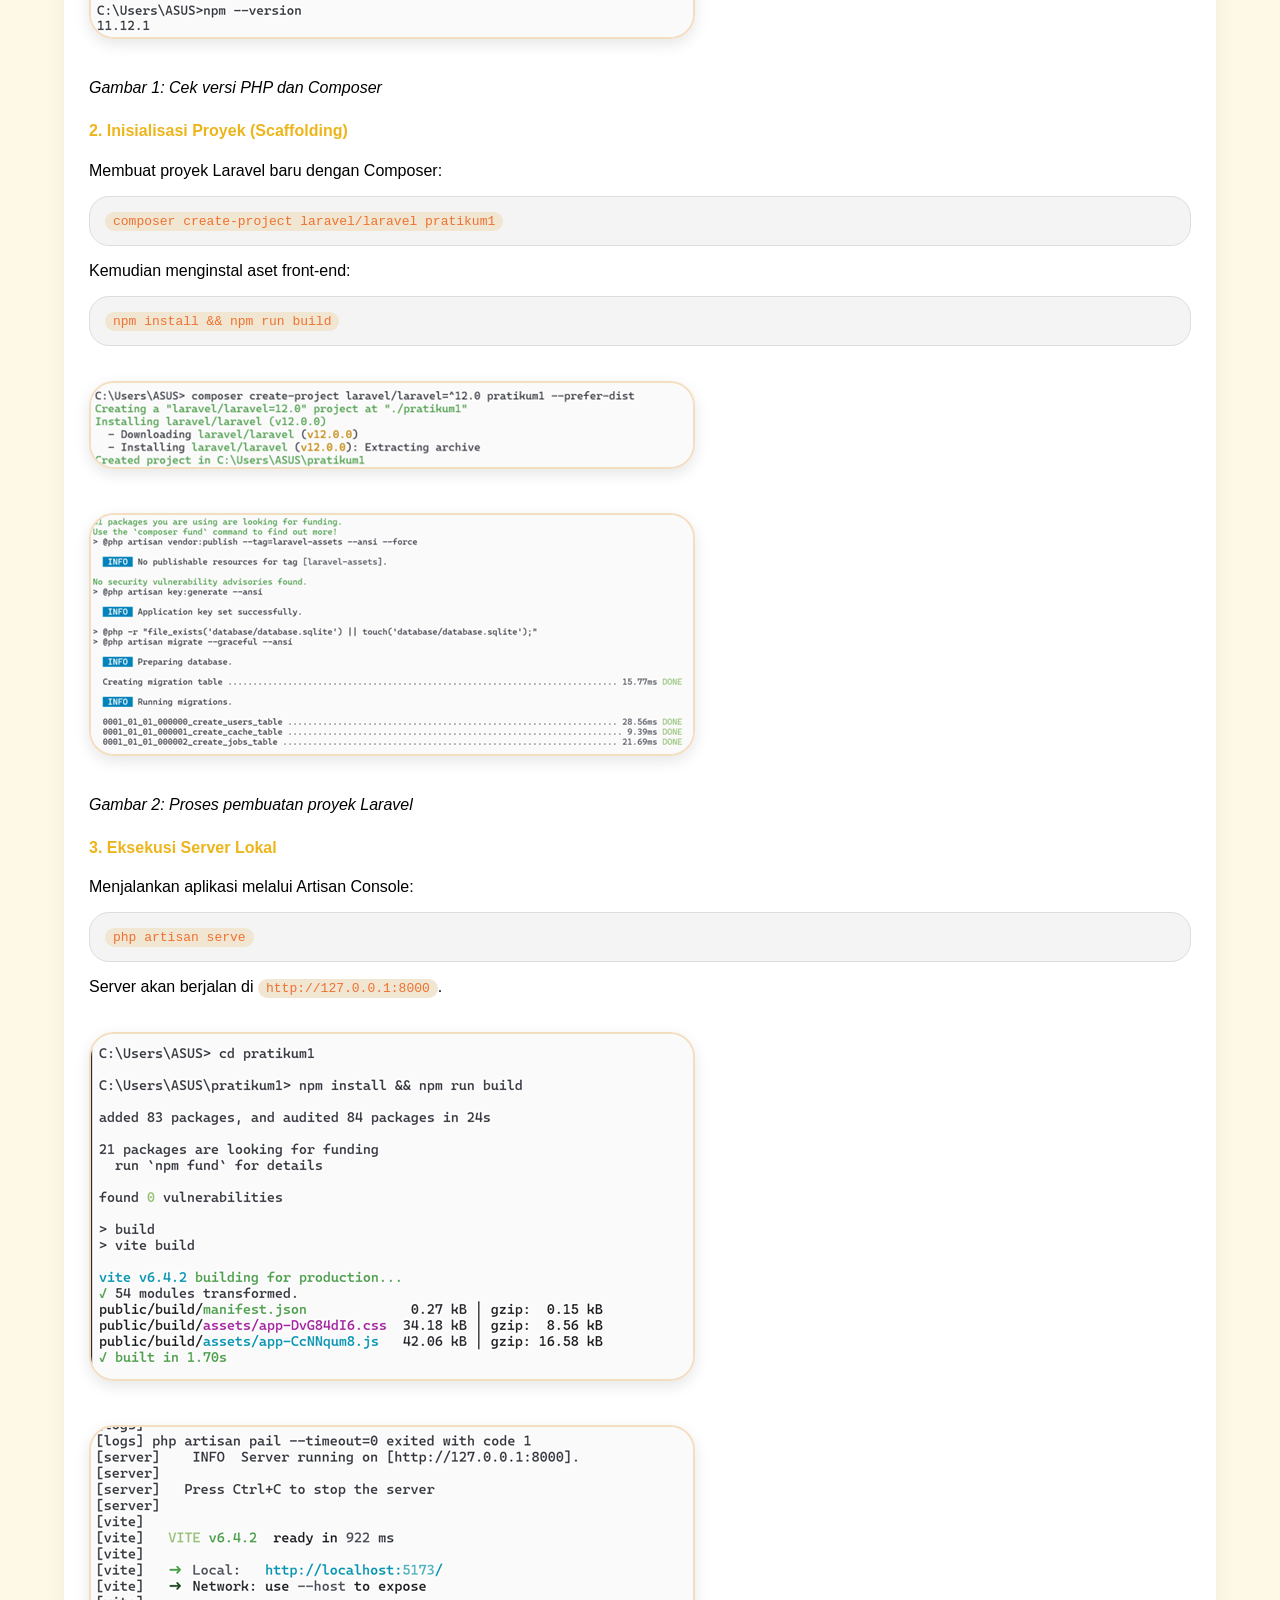
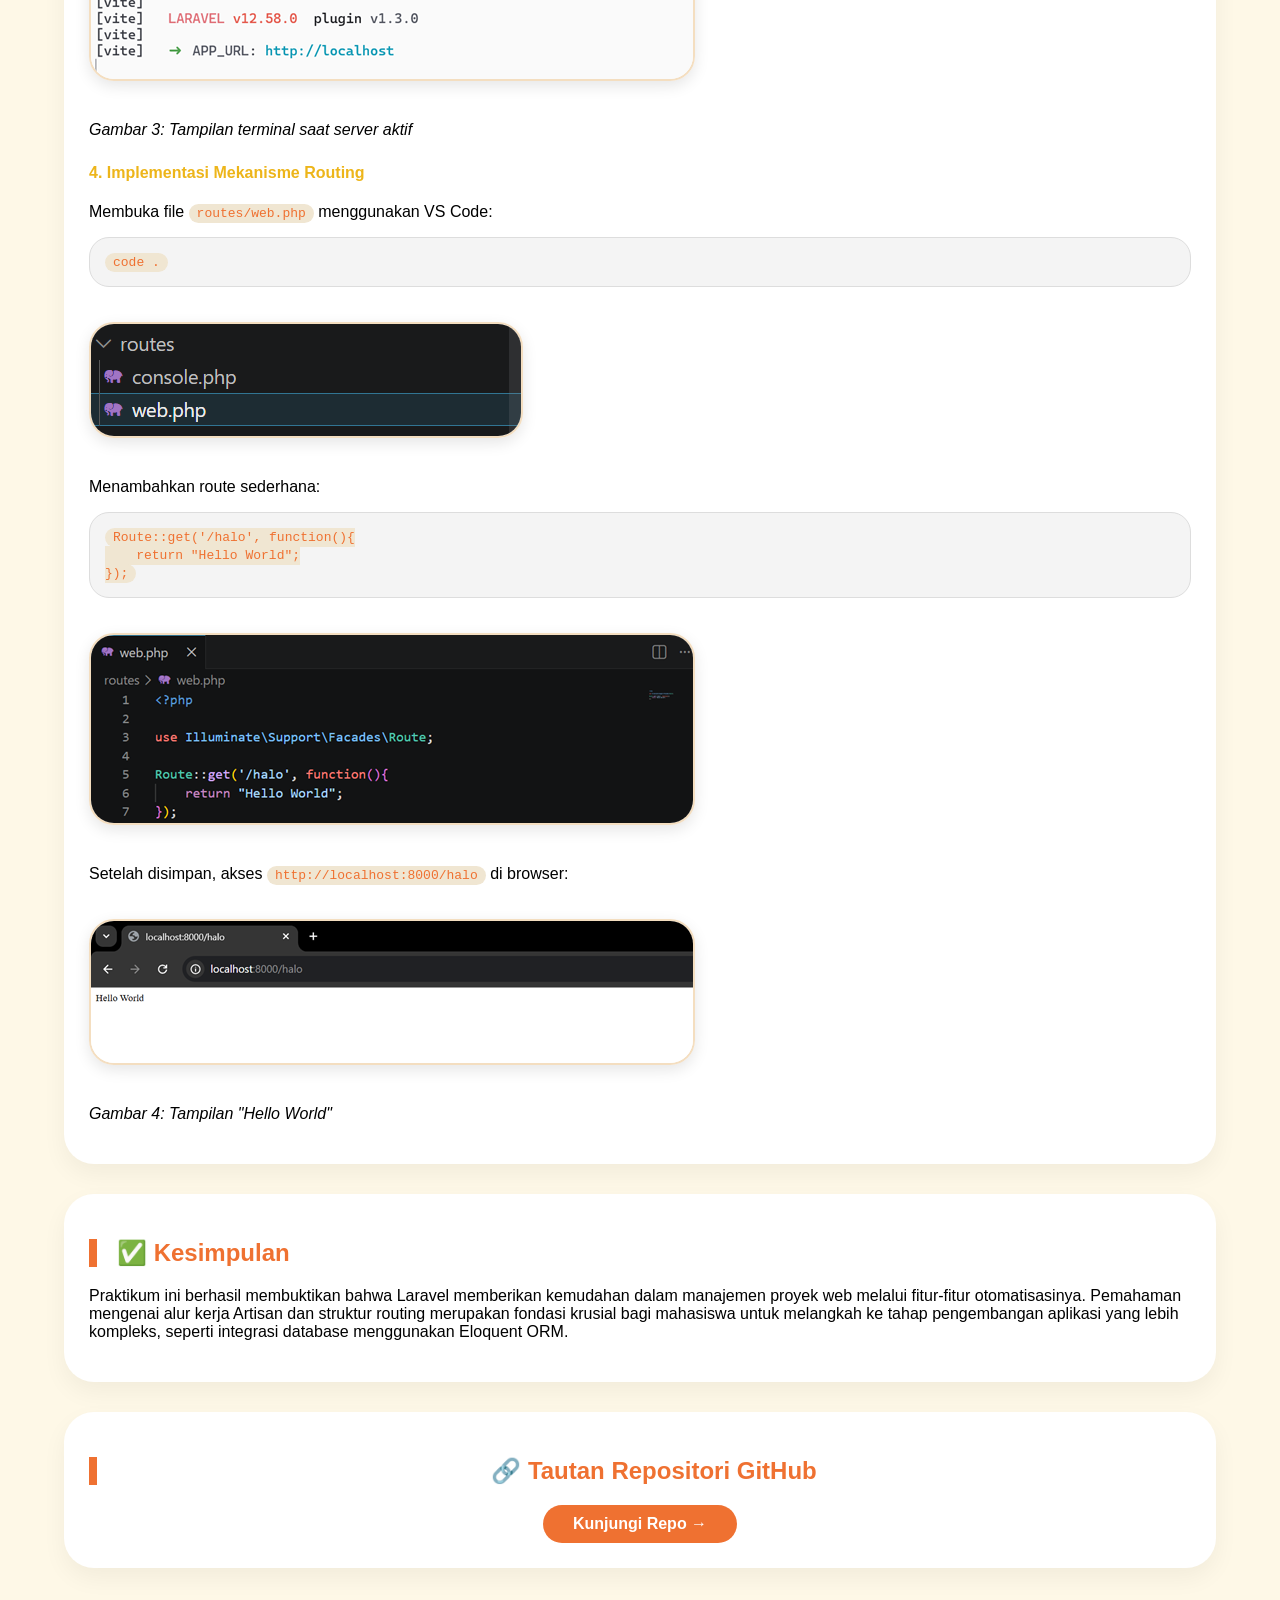
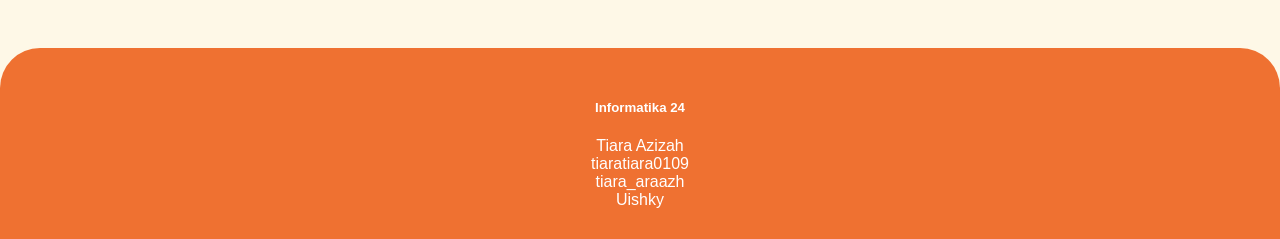
<file: laprak.html>
<!DOCTYPE html>
<html lang="id">
<head>
    <meta charset="UTF-8">
    <meta name="viewport" content="width=device-width, initial-scale=1.0">
    <title>AraNotes | Laporan Praktikum Laravel</title>
    <style>
        /* Tema warna konsisten (oranye, biru, kuning, krem) */
        body {
            background-color: #fef8e7;
            font-family: 'Segoe UI', Tahoma, Geneva, Verdana, sans-serif;
            margin: 0;
            padding: 0;
        }
        .container {
            width: 90%;
            max-width: 1200px;
            margin: 0 auto;
            padding: 0 15px;
        }
        .card-laporan {
            border-radius: 30px;
            border: none;
            box-shadow: 0 10px 25px rgba(0,0,0,0.05);
            margin-bottom: 30px;
            padding: 25px;
            background-color: #ffffff;
            transition: transform 0.2s;
        }
        .card-laporan:hover {
            transform: translateY(-5px);
        }
        .badge-tools {
            background-color: #ef7131;
            color: white;
            padding: 6px 14px;
            border-radius: 40px;
            display: inline-block;
            margin: 5px;
            font-size: 0.85rem;
        }
        pre {
            background-color: #f4f4f4;
            padding: 15px;
            border-radius: 20px;
            overflow-x: auto;
            font-family: 'Courier New', monospace;
            border: 1px solid #ddd;
            margin: 15px 0;
        }
        code {
            background-color: #f0e6d2;
            padding: 2px 8px;
            border-radius: 12px;
            color: #ef7131;
            font-weight: 500;
        }
        img {
            max-width: 100%;
            border-radius: 25px;
            margin: 20px 0;
            border: 2px solid #f4dec0;
            box-shadow: 0 5px 15px rgba(0,0,0,0.1);
        }
        .btn-primary-custom {
            background-color: #ef7131;
            border: none;
            padding: 10px 30px;
            border-radius: 40px;
            color: white;
            font-weight: bold;
            text-decoration: none;
            display: inline-block;
        }
        .btn-primary-custom:hover {
            background-color: #c55a24;
            color: white;
        }
        footer {
            background-color: #ef7131;
            color: white;
            padding: 30px;
            text-align: center;
            border-radius: 40px 40px 0 0;
            margin-top: 40px;
        }
        .hero-title {
            border-radius: 60px;
            background-color: #80c4e9;
            padding: 30px;
            text-align: center;
            margin: 20px 0;
        }
        .hero-title h1 {
            font-size: 2.5rem;
            color: #2c3e2f;
            margin: 0;
        }
        .hero-title p {
            color: #1f4f2b;
        }
        h2 {
            color: #ef7131;
            border-left: 8px solid #ef7131;
            padding-left: 20px;
            margin-bottom: 20px;
        }
        h4 {
            color: #edb51a;
            margin-top: 25px;
        }
        .btn-back {
            background-color: #ef7131;
            color: white;
            border-radius: 40px;
            padding: 8px 20px;
            text-decoration: none;
            display: inline-block;
            margin: 10px 0;
        }
        .btn-back:hover {
            background-color: #c55a24;
            color: white;
        }
        .row {
            display: flex;
            flex-wrap: wrap;
        }
        .col-12 {
            width: 100%;
        }
        .mt-3 {
            margin-top: 1rem;
        }
        .mt-5 {
            margin-top: 3rem;
        }
        .text-center {
            text-align: center;
        }
    </style>
</head>
<body>

<!-- Navbar kembali ke portofolio (diperbaiki) -->
<div class="container mt-3">
    <div class="row">
        <div class="col-12">
            <a href="portofolio.html" class="btn-back">
                ← Kembali ke Portofolio
            </a>
        </div>
    </div>
</div>

<!-- Hero section laporan -->
<div class="container mt-5">
    <div class="row">
        <div class="col-12">
            <div class="hero-title">
                <h1>📘 Laporan Praktikum Laravel</h1>
                <h3>Instalasi, Routing & Pengenalan MVC</h3>
                <p class="mt-3">Tiara Azizah | Informatika 24</p>
            </div>
        </div>
    </div>
</div>

<!-- Konten utama -->
<div class="container" style="margin-bottom: 50px;">
    <div class="row">
        <div class="col-12">
            <!-- Pendahuluan -->
            <div class="card-laporan">
                <h2>📖 Pendahuluan</h2>
                <p>Laravel merupakan salah satu framework PHP berbasis open-source yang paling populer saat ini. Dikembangkan oleh Taylor Otwell, framework ini menggunakan arsitektur MVC (Model-View-Controller) yang dirancang untuk meningkatkan produktivitas pengembang melalui sintaks yang ekspresif dan elegan. Praktikum ini bertujuan untuk membekali mahasiswa dengan keterampilan dasar dalam mempersiapkan lingkungan pengembangan hingga menjalankan aplikasi web sederhana menggunakan Laravel.</p>
            </div>

            <!-- Tujuan -->
            <div class="card-laporan">
                <h2>🎯 Tujuan Praktikum</h2>
                <ol>
                    <li>Memahami prosedur instalasi dan inisialisasi proyek baru menggunakan Laravel.</li>
                    <li>Mengenal struktur direktori serta komponen utama dalam ekosistem Laravel.</li>
                    <li>Mengimplementasikan konsep routing dasar untuk membangun interaksi sederhana pada aplikasi web.</li>
                </ol>
            </div>

            <!-- Tools -->
            <div class="card-laporan">
                <h2>🛠️ Lingkungan Pengembangan (Tools)</h2>
                <div>
                    <span class="badge-tools">XAMPP (Apache & MySQL)</span>
                    <span class="badge-tools">PHP 8.4.x</span>
                    <span class="badge-tools">Node.js</span>
                    <span class="badge-tools">Composer 2.9.x</span>
                    <span class="badge-tools">Visual Studio Code</span>
                    <span class="badge-tools">Git</span>
                </div>
            </div>

            <!-- Metodologi dan Implementasi -->
            <div class="card-laporan">
                <h2>⚙️ Metodologi dan Implementasi</h2>
                
                <h4>1. Persiapan dan Verifikasi Sistem</h4>
                <p>Memastikan seluruh perangkat lunak pendukung telah terkonfigurasi dengan benar melalui terminal. Pengecekan versi PHP, Composer, dan Node.js:</p>
                <pre><code>php --version
composer --version
node --version</code></pre>
                <img src="image/install.png" alt="Verifikasi sistem">
                <p><em>Gambar 1: Cek versi PHP dan Composer</em></p>

                <h4>2. Inisialisasi Proyek (Scaffolding)</h4>
                <p>Membuat proyek Laravel baru dengan Composer:</p>
                <pre><code>composer create-project laravel/laravel pratikum1</code></pre>
                <p>Kemudian menginstal aset front-end:</p>
                <pre><code>npm install && npm run build</code></pre>
                <img src="image/inisialisasi.png" alt="Inisialisasi proyek">
                <img src="image/inisialisasi2.png" alt="Proses scaffolding">
                <p><em>Gambar 2: Proses pembuatan proyek Laravel</em></p>

                <h4>3. Eksekusi Server Lokal</h4>
                <p>Menjalankan aplikasi melalui Artisan Console:</p>
                <pre><code>php artisan serve</code></pre>
                <p>Server akan berjalan di <code>http://127.0.0.1:8000</code>.</p>
                <img src="image/server.png" alt="Menjalankan server">
                <img src="image/server2.png" alt="Server siap">
                <p><em>Gambar 3: Tampilan terminal saat server aktif</em></p>

                <h4>4. Implementasi Mekanisme Routing</h4>
                <p>Membuka file <code>routes/web.php</code> menggunakan VS Code:</p>
                <pre><code>code .</code></pre>
                <img src="image/router.png" alt="Membuka routes/web.php">
                <p>Menambahkan route sederhana:</p>
                <pre><code>Route::get('/halo', function(){
    return "Hello World";
});</code></pre>
                <img src="image/kode.png" alt="Kode route">
                <p>Setelah disimpan, akses <code>http://localhost:8000/halo</code> di browser:</p>
                <img src="image/hasil.png" alt="Hasil route">
                <p><em>Gambar 4: Tampilan "Hello World"</em></p>
            </div>

            <!-- Kesimpulan -->
            <div class="card-laporan">
                <h2>✅ Kesimpulan</h2>
                <p>Praktikum ini berhasil membuktikan bahwa Laravel memberikan kemudahan dalam manajemen proyek web melalui fitur-fitur otomatisasinya. Pemahaman mengenai alur kerja Artisan dan struktur routing merupakan fondasi krusial bagi mahasiswa untuk melangkah ke tahap pengembangan aplikasi yang lebih kompleks, seperti integrasi database menggunakan Eloquent ORM.</p>
            </div>

            <!-- Tautan Repository -->
            <div class="card-laporan text-center">
                <h2>🔗 Tautan Repositori GitHub</h2>
                <a href="https://github.com/tiaraara09/Laravel-Tiara/tree/main/pratikum1" target="_blank" class="btn-primary-custom">
                    Kunjungi Repo →</a>
            </div>
        </div>
    </div>
</div>

<!-- Footer -->
<footer>
    <h5>Informatika 24</h5>
    <div class="row mt-3">
        <div class="col-12 col-md-3">Tiara Azizah</div>
        <div class="col-12 col-md-3">tiaratiara0109</div>
        <div class="col-12 col-md-3">tiara_araazh</div>
        <div class="col-12 col-md-3">Uishky</div>
    </div>
</footer>

</body>
</html>
</file>
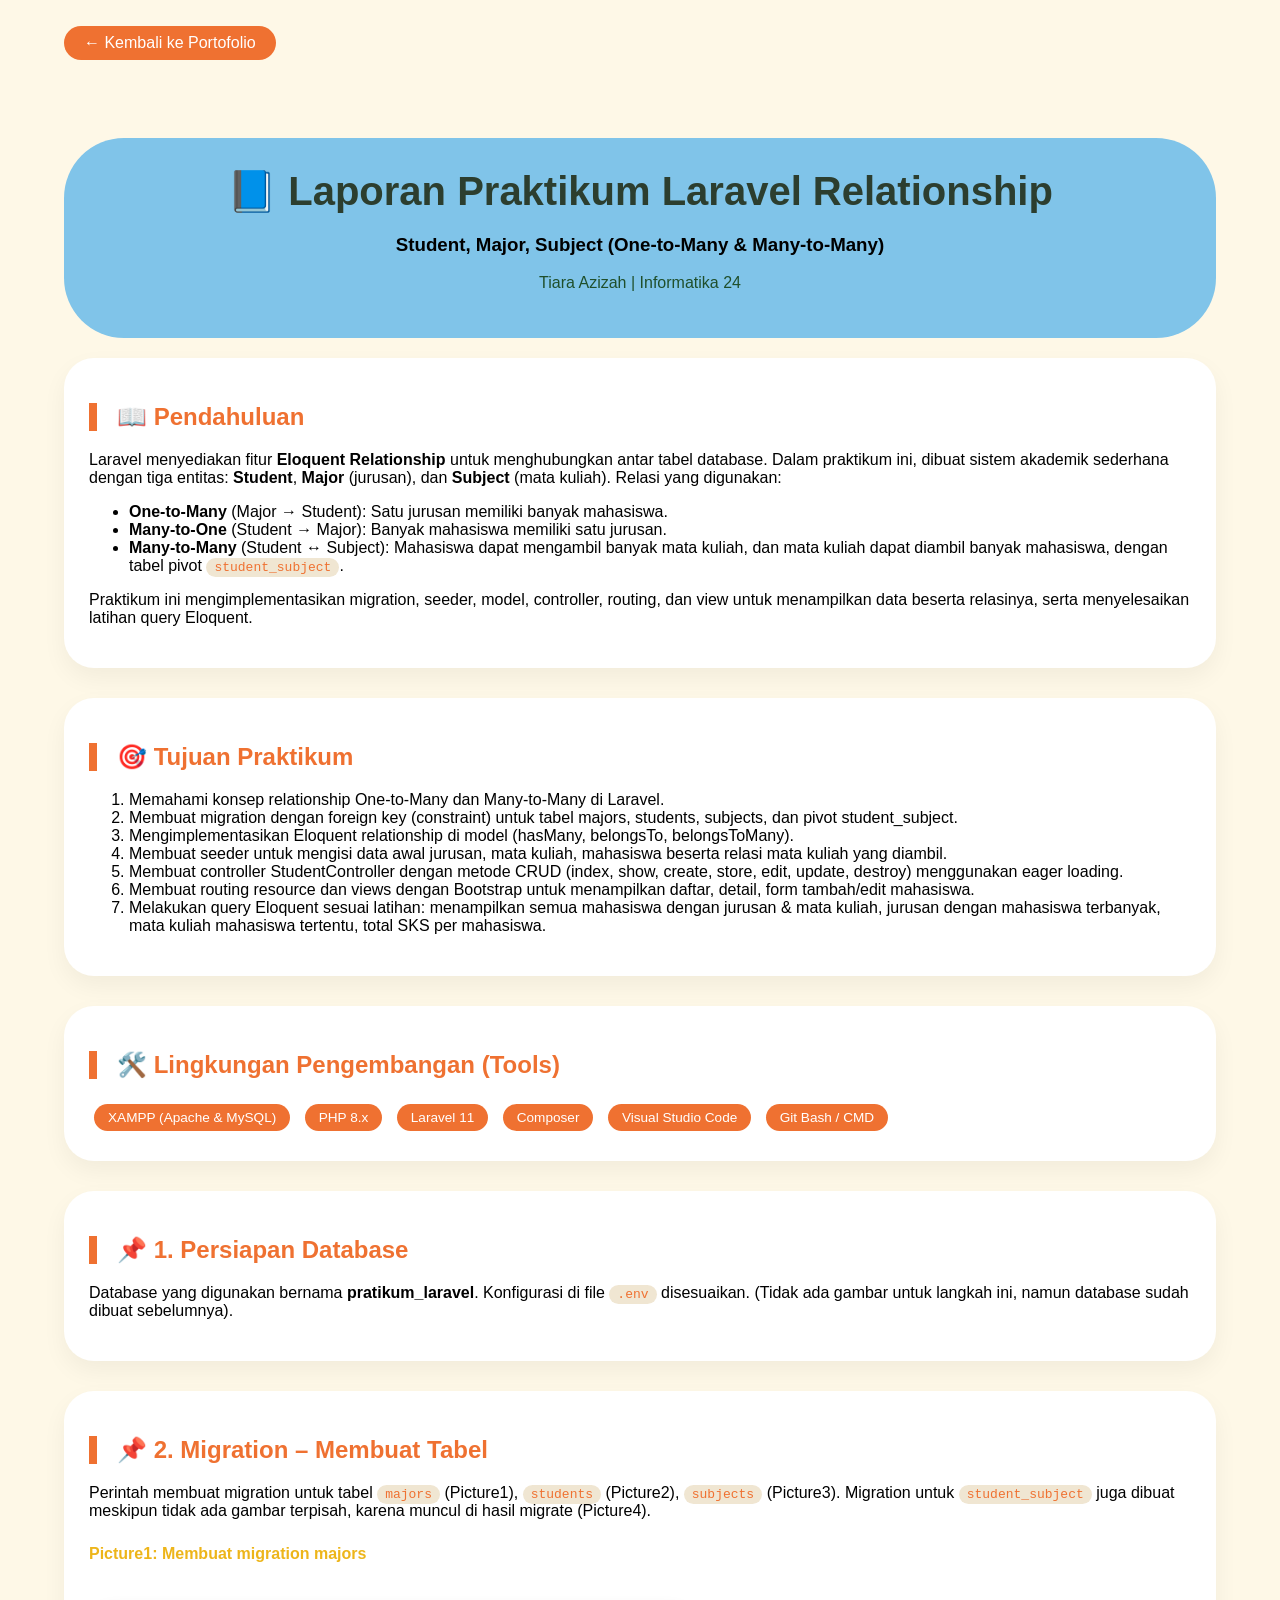
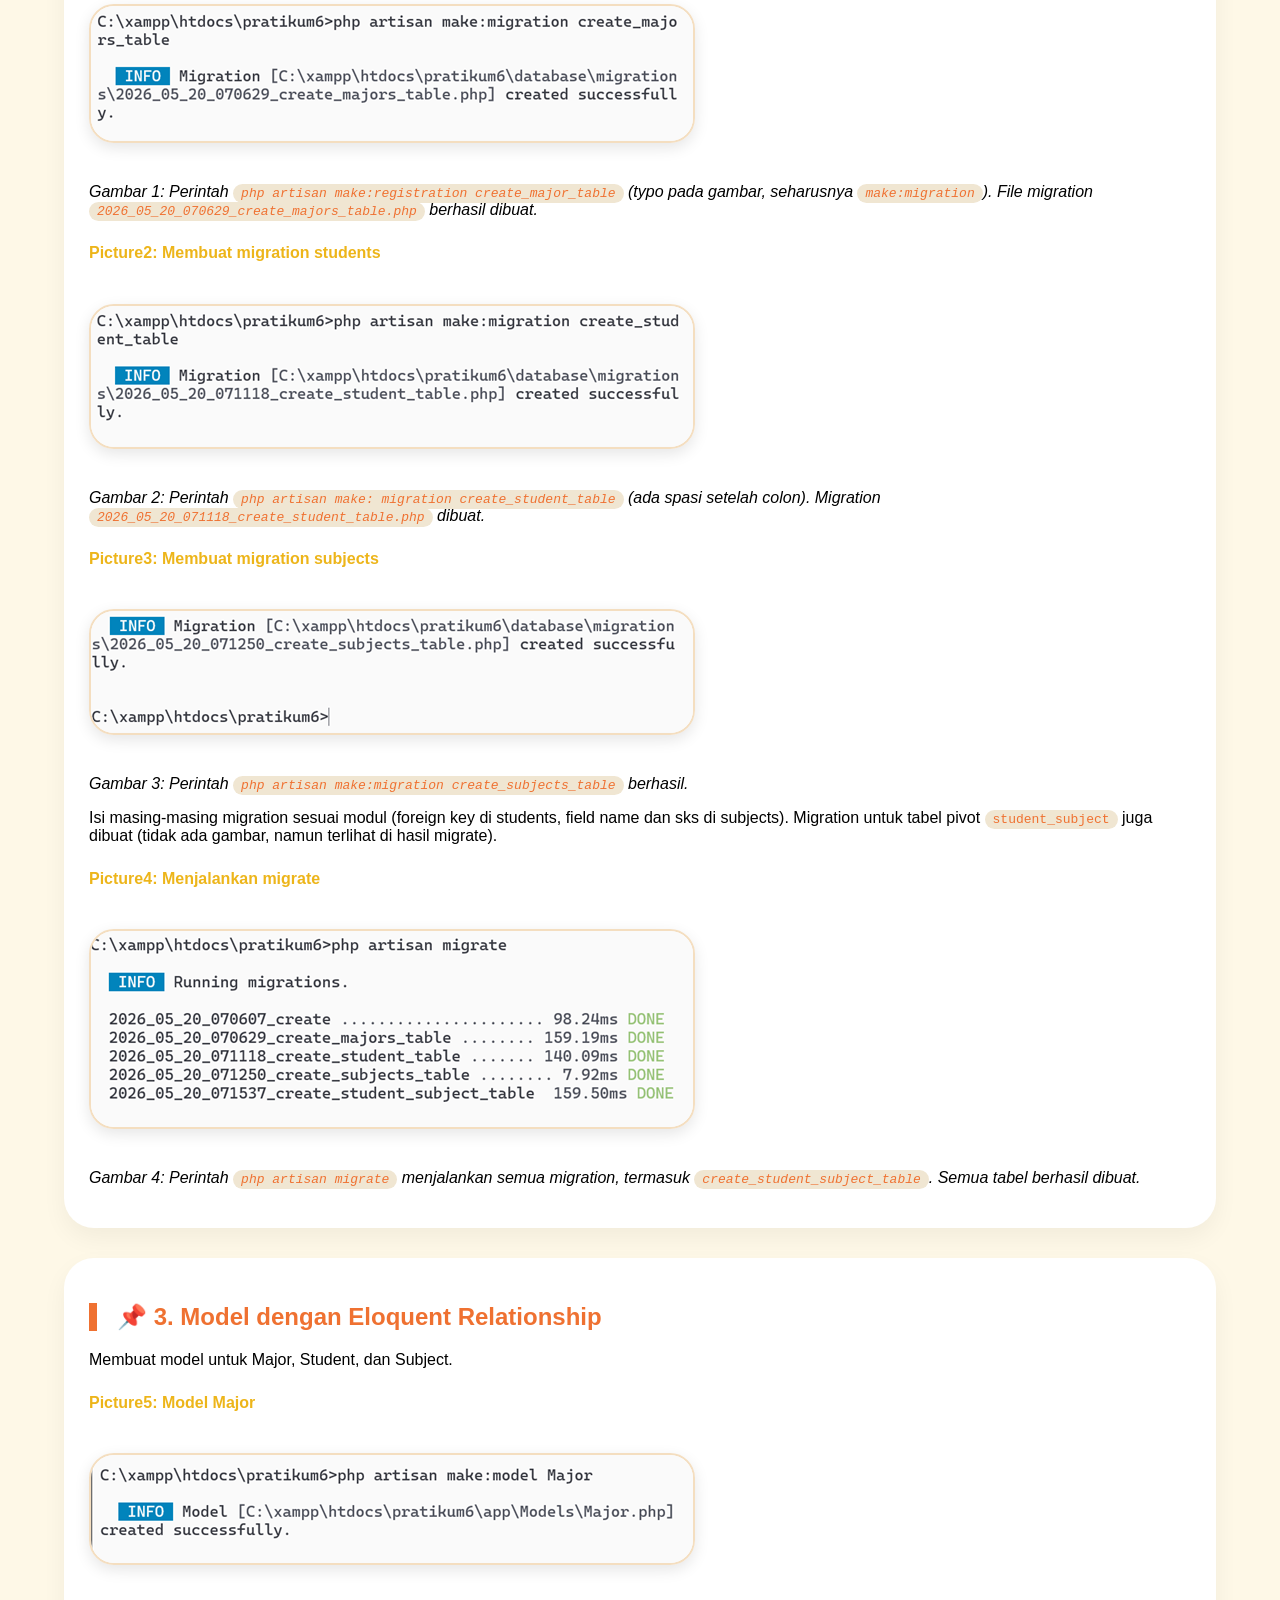
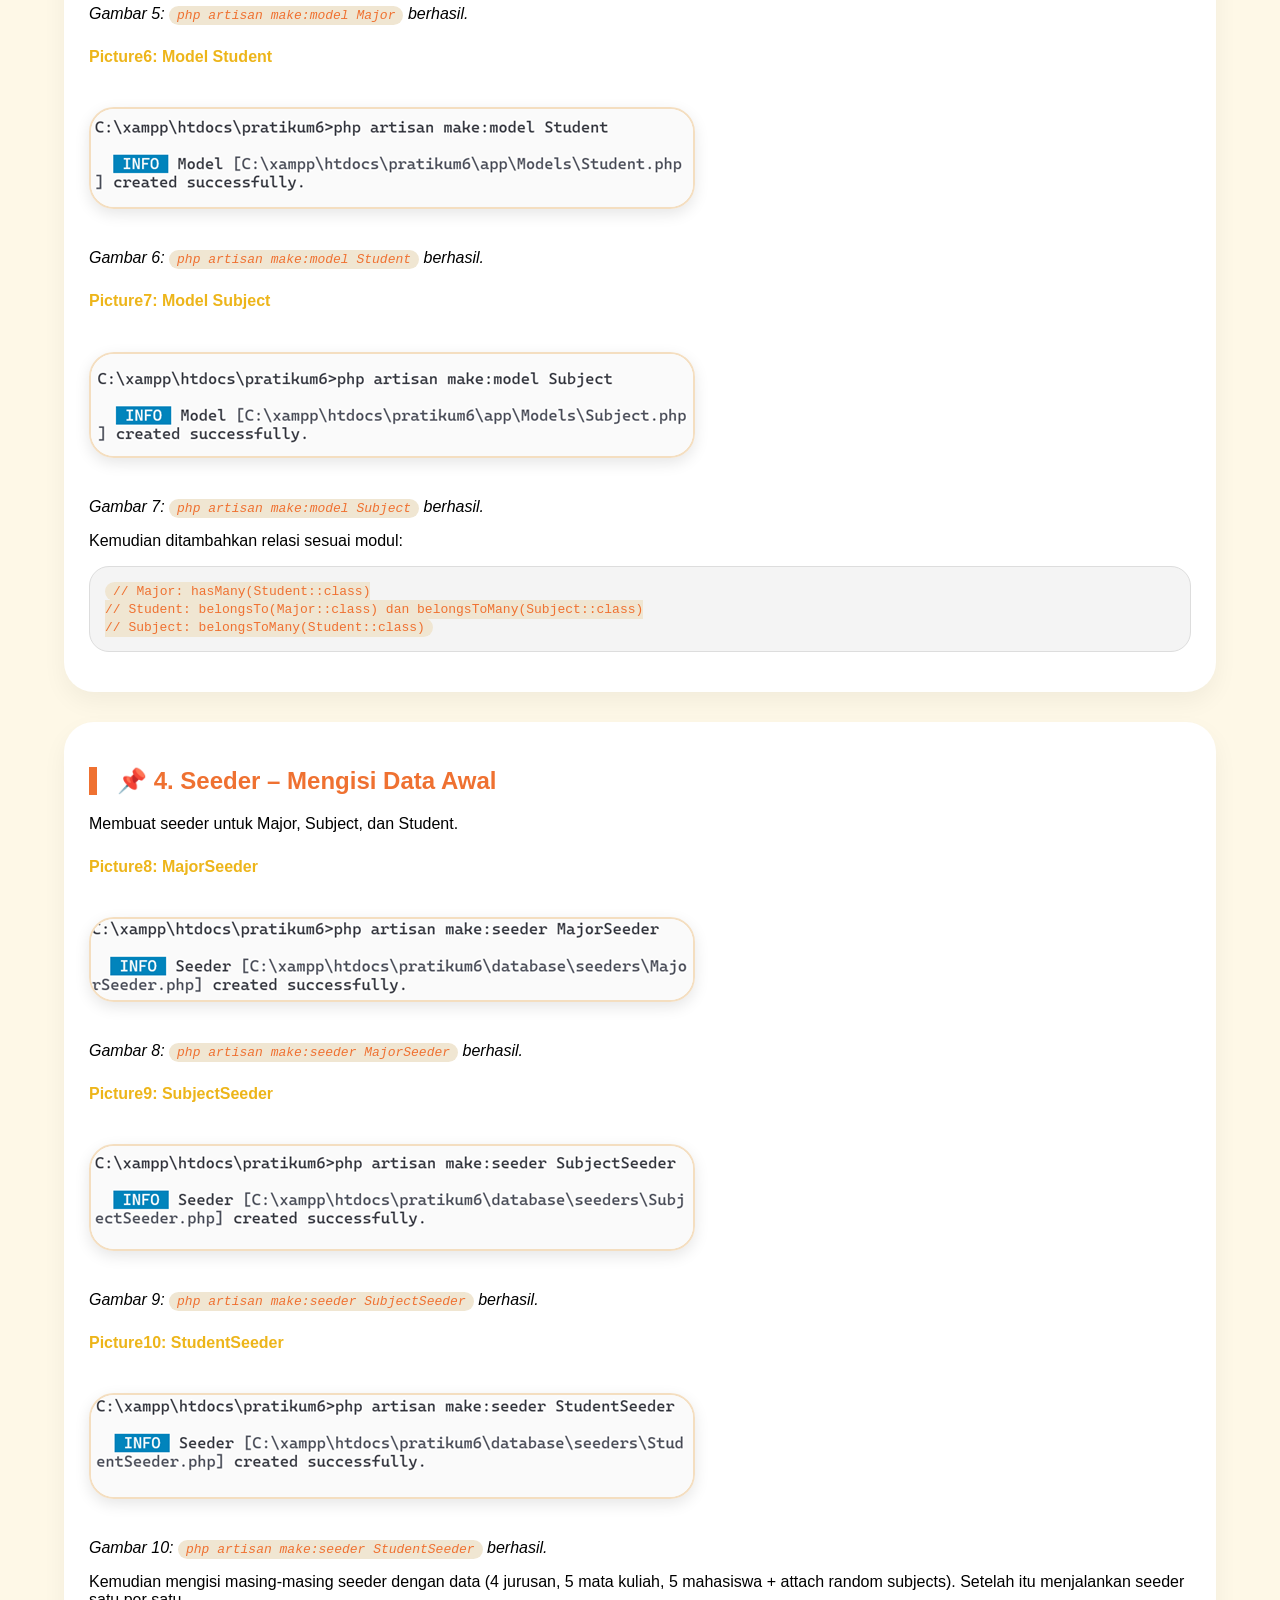
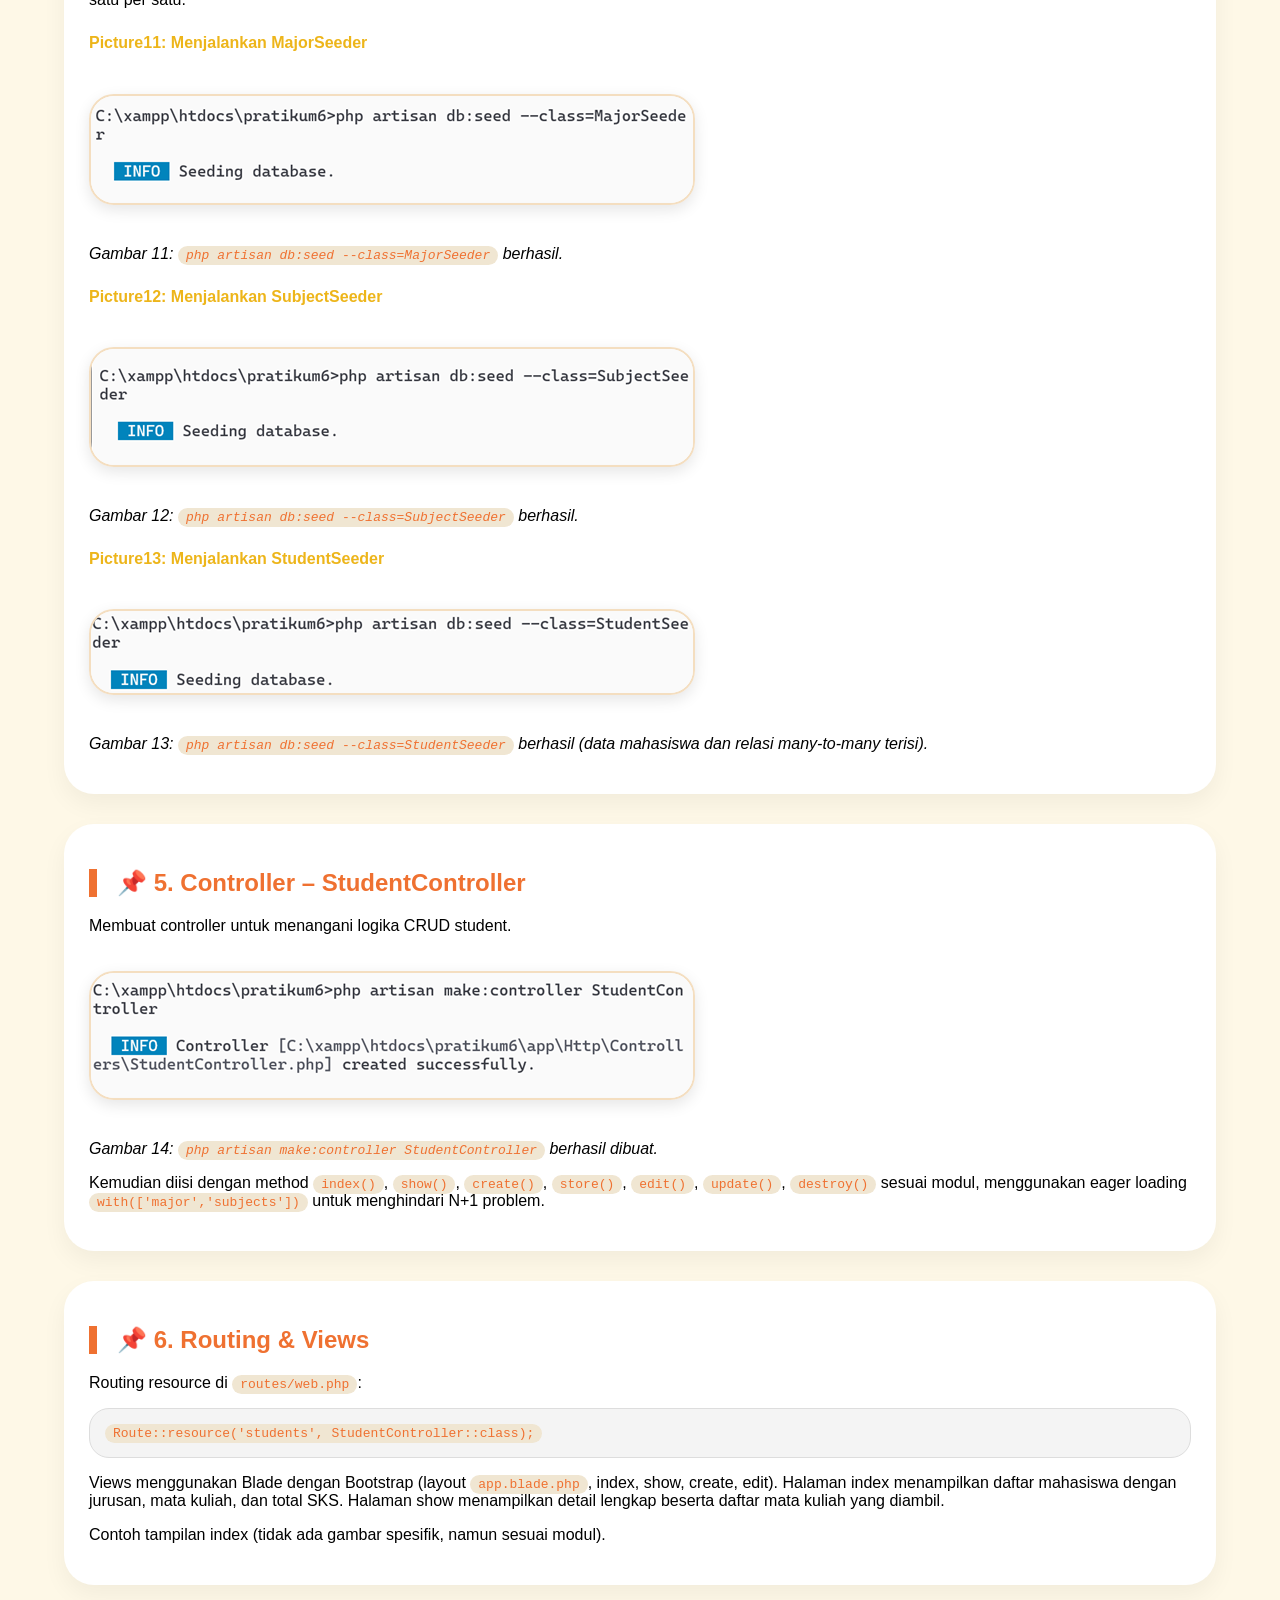
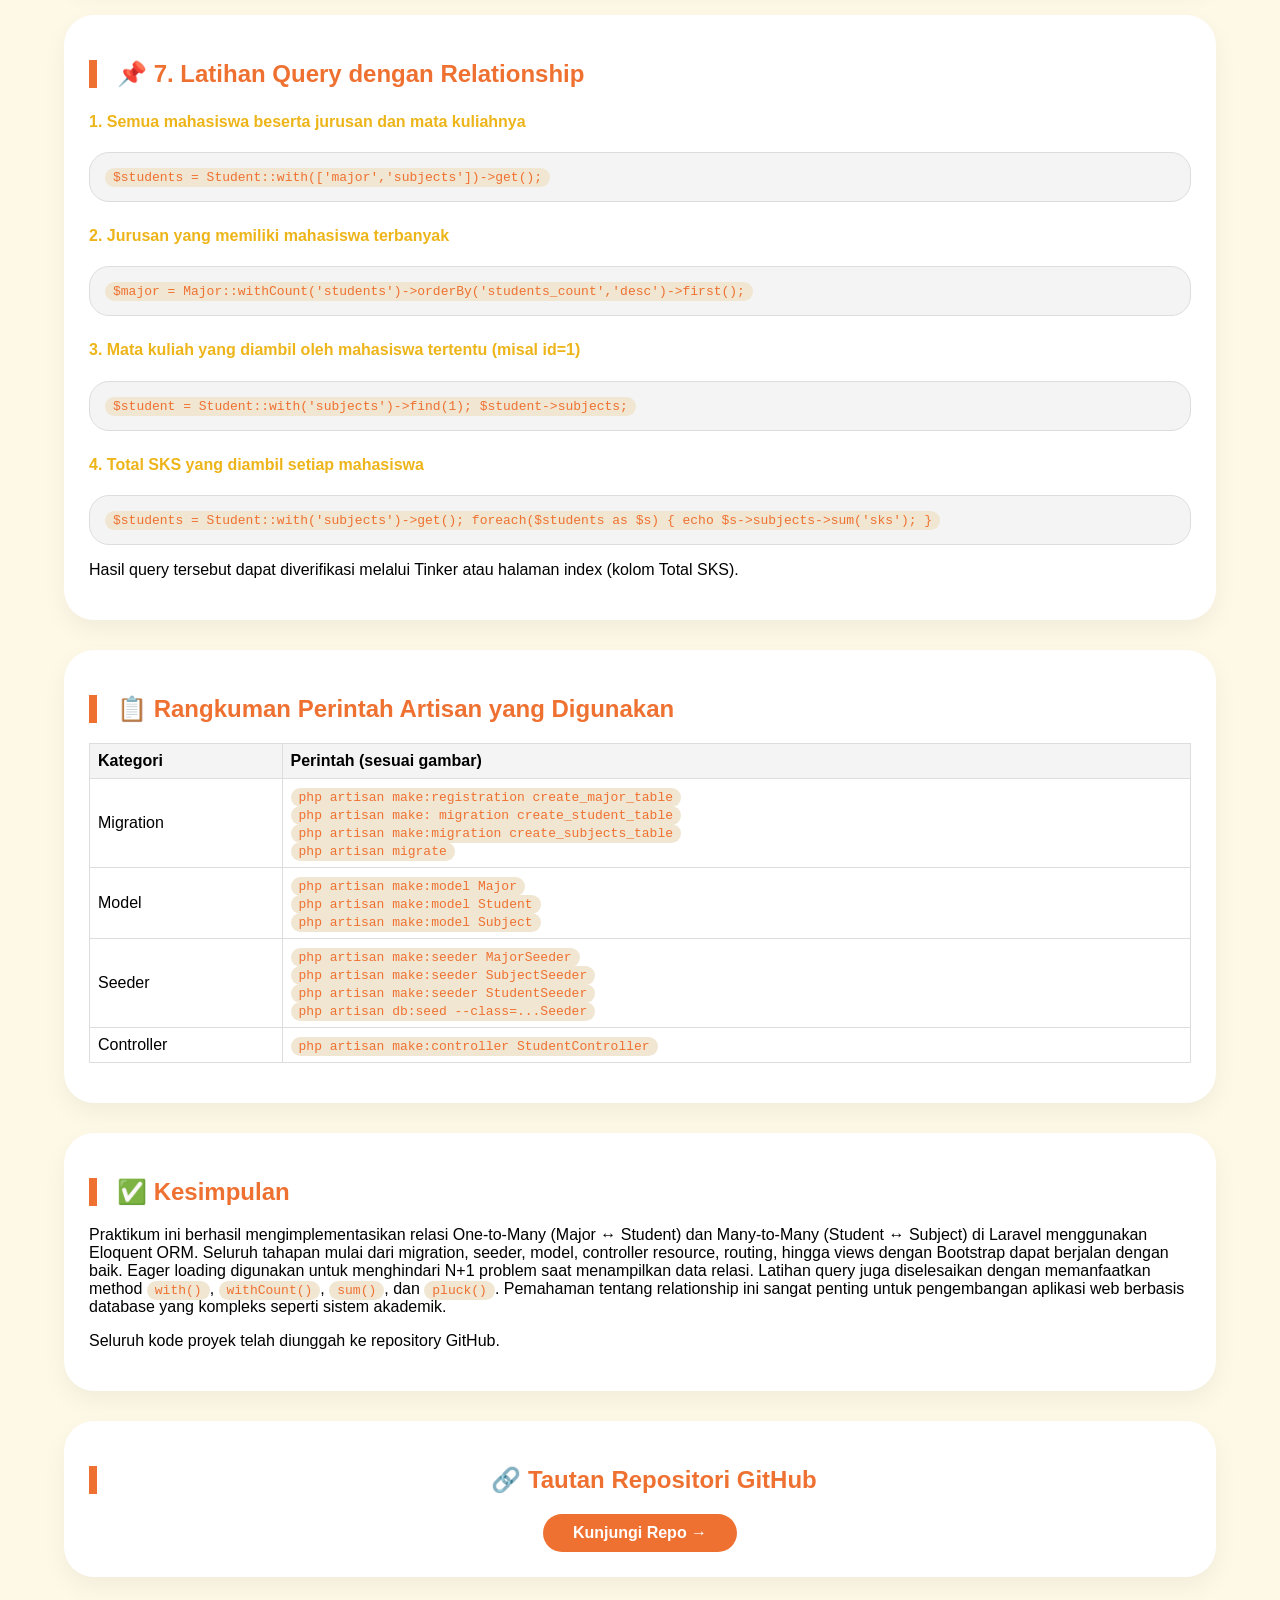
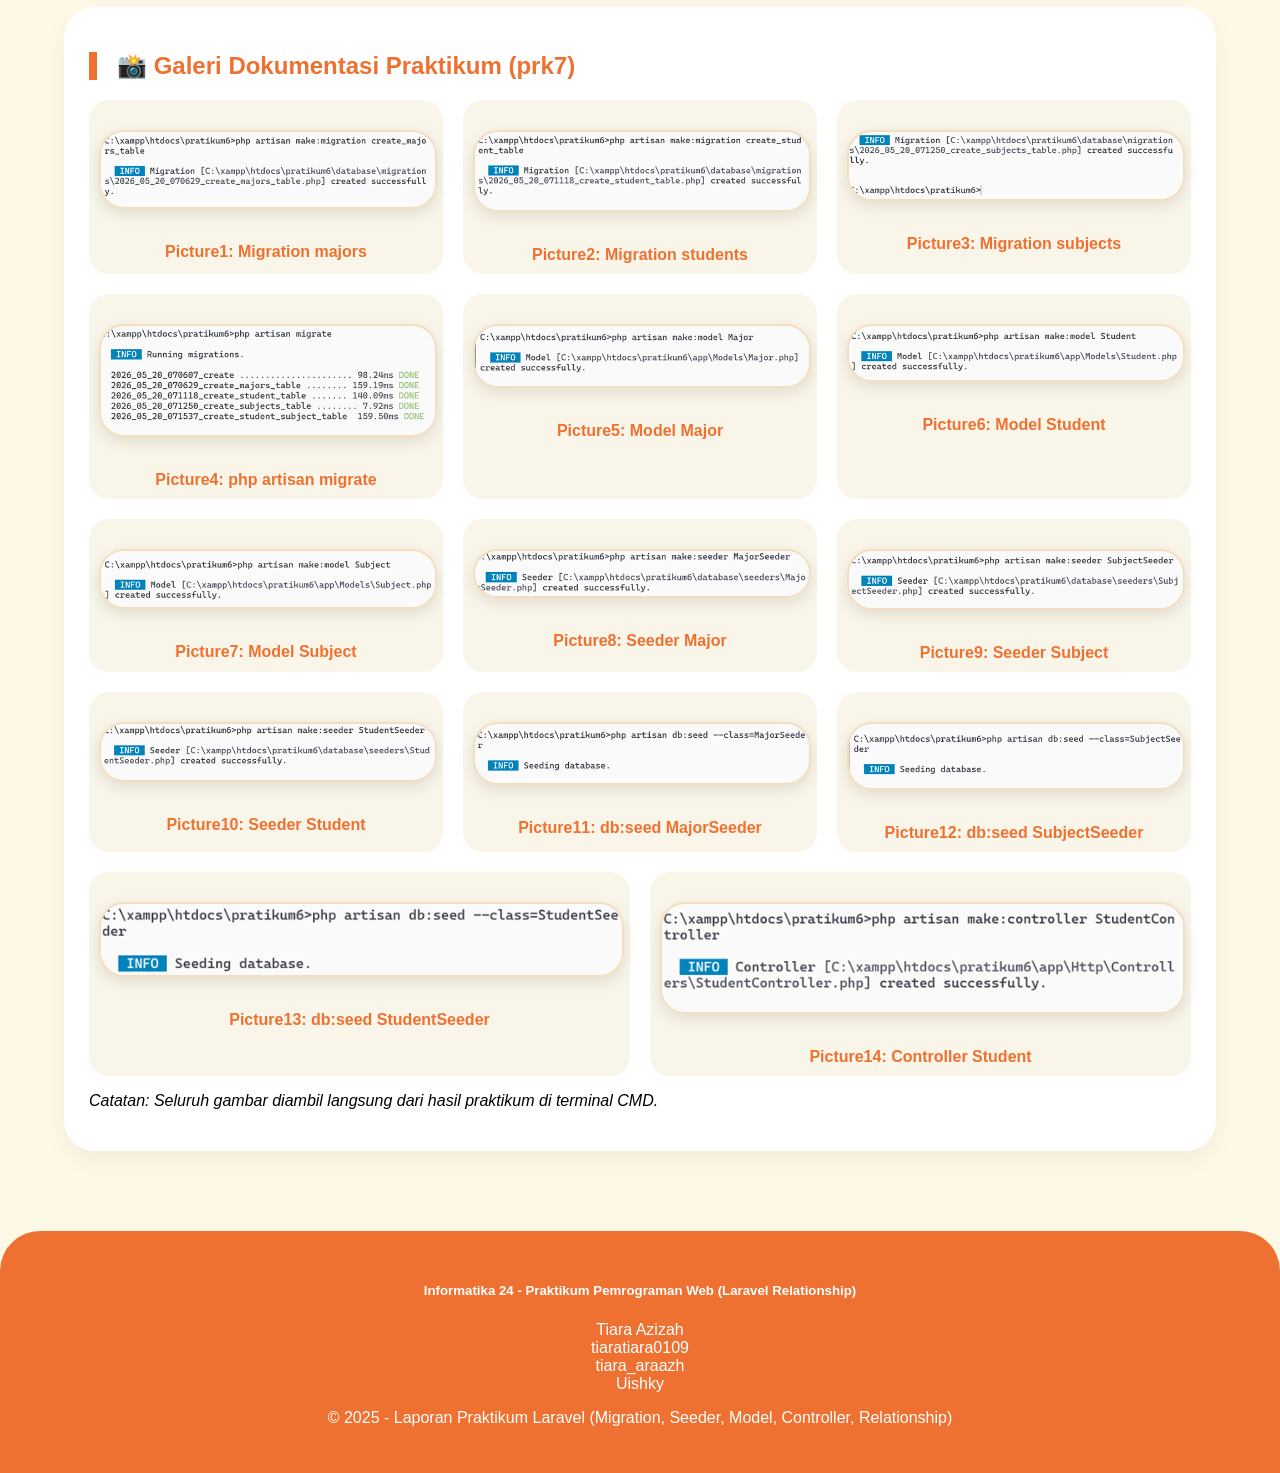
<file: laprak7.html>
<!DOCTYPE html>
<html lang="id">
<head>
    <meta charset="UTF-8">
    <meta name="viewport" content="width=device-width, initial-scale=1.0">
    <title>AraNotes | Laporan Praktikum Laravel Relationship (Student, Major, Subject)</title>
    <style>
        /* Tema warna konsisten (oranye, biru, kuning, krem) */
        body {
            background-color: #fef8e7;
            font-family: 'Segoe UI', Tahoma, Geneva, Verdana, sans-serif;
            margin: 0;
            padding: 0;
        }
        .container {
            width: 90%;
            max-width: 1200px;
            margin: 0 auto;
            padding: 0 15px;
        }
        .card-laporan {
            border-radius: 30px;
            border: none;
            box-shadow: 0 10px 25px rgba(0,0,0,0.05);
            margin-bottom: 30px;
            padding: 25px;
            background-color: #ffffff;
            transition: transform 0.2s;
        }
        .card-laporan:hover {
            transform: translateY(-5px);
        }
        .badge-tools {
            background-color: #ef7131;
            color: white;
            padding: 6px 14px;
            border-radius: 40px;
            display: inline-block;
            margin: 5px;
            font-size: 0.85rem;
        }
        pre {
            background-color: #f4f4f4;
            padding: 15px;
            border-radius: 20px;
            overflow-x: auto;
            font-family: 'Courier New', monospace;
            border: 1px solid #ddd;
            margin: 15px 0;
        }
        code {
            background-color: #f0e6d2;
            padding: 2px 8px;
            border-radius: 12px;
            color: #ef7131;
            font-weight: 500;
        }
        img {
            max-width: 100%;
            border-radius: 25px;
            margin: 20px 0;
            border: 2px solid #f4dec0;
            box-shadow: 0 5px 15px rgba(0,0,0,0.1);
        }
        .btn-primary-custom {
            background-color: #ef7131;
            border: none;
            padding: 10px 30px;
            border-radius: 40px;
            color: white;
            font-weight: bold;
            text-decoration: none;
            display: inline-block;
        }
        .btn-primary-custom:hover {
            background-color: #c55a24;
            color: white;
        }
        footer {
            background-color: #ef7131;
            color: white;
            padding: 30px;
            text-align: center;
            border-radius: 40px 40px 0 0;
            margin-top: 40px;
        }
        .hero-title {
            border-radius: 60px;
            background-color: #80c4e9;
            padding: 30px;
            text-align: center;
            margin: 20px 0;
        }
        .hero-title h1 {
            font-size: 2.5rem;
            color: #2c3e2f;
            margin: 0;
        }
        .hero-title p {
            color: #1f4f2b;
        }
        h2 {
            color: #ef7131;
            border-left: 8px solid #ef7131;
            padding-left: 20px;
            margin-bottom: 20px;
        }
        h4 {
            color: #edb51a;
            margin-top: 25px;
        }
        .btn-back {
            background-color: #ef7131;
            color: white;
            border-radius: 40px;
            padding: 8px 20px;
            text-decoration: none;
            display: inline-block;
            margin: 10px 0;
        }
        .btn-back:hover {
            background-color: #c55a24;
            color: white;
        }
        .row {
            display: flex;
            flex-wrap: wrap;
        }
        .col-12 {
            width: 100%;
        }
        .mt-3 {
            margin-top: 1rem;
        }
        .mt-5 {
            margin-top: 3rem;
        }
        .text-center {
            text-align: center;
        }
        .gallery {
            display: flex;
            flex-wrap: wrap;
            gap: 20px;
            justify-content: center;
        }
        .gallery-item {
            flex: 1 1 300px;
            background: #f9f5e8;
            border-radius: 20px;
            padding: 10px;
            text-align: center;
        }
        .gallery-caption {
            font-weight: bold;
            color: #ef7131;
            margin-top: 10px;
        }
        table {
            width: 100%;
            border-collapse: collapse;
            margin: 15px 0;
        }
        th, td {
            border: 1px solid #ddd;
            padding: 8px;
            text-align: left;
        }
        th {
            background-color: #f4f4f4;
        }
    </style>
</head>
<body>

<!-- Navbar kembali ke portofolio -->
<div class="container mt-3">
    <div class="row">
        <div class="col-12">
            <a href="portofolio.html" class="btn-back">
                ← Kembali ke Portofolio
            </a>
        </div>
    </div>
</div>

<!-- Hero section laporan -->
<div class="container mt-5">
    <div class="row">
        <div class="col-12">
            <div class="hero-title">
                <h1>📘 Laporan Praktikum Laravel Relationship</h1>
                <h3>Student, Major, Subject (One-to-Many & Many-to-Many)</h3>
                <p class="mt-3">Tiara Azizah | Informatika 24</p>
            </div>
        </div>
    </div>
</div>

<!-- Konten utama -->
<div class="container" style="margin-bottom: 50px;">
    <div class="row">
        <div class="col-12">
            <!-- Pendahuluan -->
            <div class="card-laporan">
                <h2>📖 Pendahuluan</h2>
                <p>Laravel menyediakan fitur <strong>Eloquent Relationship</strong> untuk menghubungkan antar tabel database. Dalam praktikum ini, dibuat sistem akademik sederhana dengan tiga entitas: <strong>Student</strong>, <strong>Major</strong> (jurusan), dan <strong>Subject</strong> (mata kuliah). Relasi yang digunakan:</p>
                <ul>
                    <li><strong>One-to-Many</strong> (Major → Student): Satu jurusan memiliki banyak mahasiswa.</li>
                    <li><strong>Many-to-One</strong> (Student → Major): Banyak mahasiswa memiliki satu jurusan.</li>
                    <li><strong>Many-to-Many</strong> (Student ↔ Subject): Mahasiswa dapat mengambil banyak mata kuliah, dan mata kuliah dapat diambil banyak mahasiswa, dengan tabel pivot <code>student_subject</code>.</li>
                </ul>
                <p>Praktikum ini mengimplementasikan migration, seeder, model, controller, routing, dan view untuk menampilkan data beserta relasinya, serta menyelesaikan latihan query Eloquent.</p>
            </div>

            <!-- Tujuan -->
            <div class="card-laporan">
                <h2>🎯 Tujuan Praktikum</h2>
                <ol>
                    <li>Memahami konsep relationship One-to-Many dan Many-to-Many di Laravel.</li>
                    <li>Membuat migration dengan foreign key (constraint) untuk tabel majors, students, subjects, dan pivot student_subject.</li>
                    <li>Mengimplementasikan Eloquent relationship di model (hasMany, belongsTo, belongsToMany).</li>
                    <li>Membuat seeder untuk mengisi data awal jurusan, mata kuliah, mahasiswa beserta relasi mata kuliah yang diambil.</li>
                    <li>Membuat controller StudentController dengan metode CRUD (index, show, create, store, edit, update, destroy) menggunakan eager loading.</li>
                    <li>Membuat routing resource dan views dengan Bootstrap untuk menampilkan daftar, detail, form tambah/edit mahasiswa.</li>
                    <li>Melakukan query Eloquent sesuai latihan: menampilkan semua mahasiswa dengan jurusan & mata kuliah, jurusan dengan mahasiswa terbanyak, mata kuliah mahasiswa tertentu, total SKS per mahasiswa.</li>
                </ol>
            </div>

            <!-- Tools -->
            <div class="card-laporan">
                <h2>🛠️ Lingkungan Pengembangan (Tools)</h2>
                <div>
                    <span class="badge-tools">XAMPP (Apache & MySQL)</span>
                    <span class="badge-tools">PHP 8.x</span>
                    <span class="badge-tools">Laravel 11</span>
                    <span class="badge-tools">Composer</span>
                    <span class="badge-tools">Visual Studio Code</span>
                    <span class="badge-tools">Git Bash / CMD</span>
                </div>
            </div>

            <!-- 1. Persiapan Database (tidak ada gambar, tetapi disebutkan) -->
            <div class="card-laporan">
                <h2>📌 1. Persiapan Database</h2>
                <p>Database yang digunakan bernama <strong>pratikum_laravel</strong>. Konfigurasi di file <code>.env</code> disesuaikan. (Tidak ada gambar untuk langkah ini, namun database sudah dibuat sebelumnya).</p>
            </div>

            <!-- 2. Migration – Membuat Tabel (sesuai Picture1 s.d Picture4) -->
            <div class="card-laporan">
                <h2>📌 2. Migration – Membuat Tabel</h2>
                <p>Perintah membuat migration untuk tabel <code>majors</code> (Picture1), <code>students</code> (Picture2), <code>subjects</code> (Picture3). Migration untuk <code>student_subject</code> juga dibuat meskipun tidak ada gambar terpisah, karena muncul di hasil migrate (Picture4).</p>
                
                <h4>Picture1: Membuat migration majors</h4>
                <img src="prk7/Picture1.png" alt="Picture1 - membuat migration majors">
                <p><em>Gambar 1: Perintah <code>php artisan make:registration create_major_table</code> (typo pada gambar, seharusnya <code>make:migration</code>). File migration <code>2026_05_20_070629_create_majors_table.php</code> berhasil dibuat.</em></p>

                <h4>Picture2: Membuat migration students</h4>
                <img src="prk7/Picture2.png" alt="Picture2 - membuat migration student">
                <p><em>Gambar 2: Perintah <code>php artisan make: migration create_student_table</code> (ada spasi setelah colon). Migration <code>2026_05_20_071118_create_student_table.php</code> dibuat.</em></p>

                <h4>Picture3: Membuat migration subjects</h4>
                <img src="prk7/Picture3.png" alt="Picture3 - membuat migration subjects">
                <p><em>Gambar 3: Perintah <code>php artisan make:migration create_subjects_table</code> berhasil.</em></p>

                <p>Isi masing-masing migration sesuai modul (foreign key di students, field name dan sks di subjects). Migration untuk tabel pivot <code>student_subject</code> juga dibuat (tidak ada gambar, namun terlihat di hasil migrate).</p>

                <h4>Picture4: Menjalankan migrate</h4>
                <img src="prk7/Picture4.png" alt="Picture4 - php artisan migrate">
                <p><em>Gambar 4: Perintah <code>php artisan migrate</code> menjalankan semua migration, termasuk <code>create_student_subject_table</code>. Semua tabel berhasil dibuat.</em></p>
            </div>

            <!-- 3. Model (Picture5, Picture6, Picture7) -->
            <div class="card-laporan">
                <h2>📌 3. Model dengan Eloquent Relationship</h2>
                <p>Membuat model untuk Major, Student, dan Subject.</p>
                <h4>Picture5: Model Major</h4>
                <img src="prk7/Picture5.png" alt="Picture5 - membuat model Major">
                <p><em>Gambar 5: <code>php artisan make:model Major</code> berhasil.</em></p>
                <h4>Picture6: Model Student</h4>
                <img src="prk7/Picture6.png" alt="Picture6 - membuat model Student">
                <p><em>Gambar 6: <code>php artisan make:model Student</code> berhasil.</em></p>
                <h4>Picture7: Model Subject</h4>
                <img src="prk7/Picture7.png" alt="Picture7 - membuat model Subject">
                <p><em>Gambar 7: <code>php artisan make:model Subject</code> berhasil.</em></p>
                <p>Kemudian ditambahkan relasi sesuai modul:</p>
                <pre><code>// Major: hasMany(Student::class)
// Student: belongsTo(Major::class) dan belongsToMany(Subject::class)
// Subject: belongsToMany(Student::class)</code></pre>
            </div>

            <!-- 4. Seeder (Picture8, Picture9, Picture10, Picture11, Picture12, Picture13) -->
            <div class="card-laporan">
                <h2>📌 4. Seeder – Mengisi Data Awal</h2>
                <p>Membuat seeder untuk Major, Subject, dan Student.</p>
                <h4>Picture8: MajorSeeder</h4>
                <img src="prk7/Picture8.png" alt="Picture8 - membuat MajorSeeder">
                <p><em>Gambar 8: <code>php artisan make:seeder MajorSeeder</code> berhasil.</em></p>
                <h4>Picture9: SubjectSeeder</h4>
                <img src="prk7/Picture9.png" alt="Picture9 - membuat SubjectSeeder">
                <p><em>Gambar 9: <code>php artisan make:seeder SubjectSeeder</code> berhasil.</em></p>
                <h4>Picture10: StudentSeeder</h4>
                <img src="prk7/Picture10.png" alt="Picture10 - membuat StudentSeeder">
                <p><em>Gambar 10: <code>php artisan make:seeder StudentSeeder</code> berhasil.</em></p>

                <p>Kemudian mengisi masing-masing seeder dengan data (4 jurusan, 5 mata kuliah, 5 mahasiswa + attach random subjects). Setelah itu menjalankan seeder satu per satu.</p>
                <h4>Picture11: Menjalankan MajorSeeder</h4>
                <img src="prk7/Picture11.png" alt="Picture11 - db:seed MajorSeeder">
                <p><em>Gambar 11: <code>php artisan db:seed --class=MajorSeeder</code> berhasil.</em></p>
                <h4>Picture12: Menjalankan SubjectSeeder</h4>
                <img src="prk7/Picture12.png" alt="Picture12 - db:seed SubjectSeeder">
                <p><em>Gambar 12: <code>php artisan db:seed --class=SubjectSeeder</code> berhasil.</em></p>
                <h4>Picture13: Menjalankan StudentSeeder</h4>
                <img src="prk7/Picture13.png" alt="Picture13 - db:seed StudentSeeder">
                <p><em>Gambar 13: <code>php artisan db:seed --class=StudentSeeder</code> berhasil (data mahasiswa dan relasi many-to-many terisi).</em></p>
            </div>

            <!-- 5. Controller (Picture14) -->
            <div class="card-laporan">
                <h2>📌 5. Controller – StudentController</h2>
                <p>Membuat controller untuk menangani logika CRUD student.</p>
                <img src="prk7/Picture14.png" alt="Picture14 - membuat StudentController">
                <p><em>Gambar 14: <code>php artisan make:controller StudentController</code> berhasil dibuat.</em></p>
                <p>Kemudian diisi dengan method <code>index()</code>, <code>show()</code>, <code>create()</code>, <code>store()</code>, <code>edit()</code>, <code>update()</code>, <code>destroy()</code> sesuai modul, menggunakan eager loading <code>with(['major','subjects'])</code> untuk menghindari N+1 problem.</p>
            </div>

            <!-- 6. Routing dan Views (ringkasan) -->
            <div class="card-laporan">
                <h2>📌 6. Routing & Views</h2>
                <p>Routing resource di <code>routes/web.php</code>:</p>
                <pre><code>Route::resource('students', StudentController::class);</code></pre>
                <p>Views menggunakan Blade dengan Bootstrap (layout <code>app.blade.php</code>, index, show, create, edit). Halaman index menampilkan daftar mahasiswa dengan jurusan, mata kuliah, dan total SKS. Halaman show menampilkan detail lengkap beserta daftar mata kuliah yang diambil.</p>
                <p>Contoh tampilan index (tidak ada gambar spesifik, namun sesuai modul).</p>
            </div>

            <!-- 7. Latihan Query -->
            <div class="card-laporan">
                <h2>📌 7. Latihan Query dengan Relationship</h2>
                <h4>1. Semua mahasiswa beserta jurusan dan mata kuliahnya</h4>
                <pre><code>$students = Student::with(['major','subjects'])->get();</code></pre>
                <h4>2. Jurusan yang memiliki mahasiswa terbanyak</h4>
                <pre><code>$major = Major::withCount('students')->orderBy('students_count','desc')->first();</code></pre>
                <h4>3. Mata kuliah yang diambil oleh mahasiswa tertentu (misal id=1)</h4>
                <pre><code>$student = Student::with('subjects')->find(1); $student->subjects;</code></pre>
                <h4>4. Total SKS yang diambil setiap mahasiswa</h4>
                <pre><code>$students = Student::with('subjects')->get(); foreach($students as $s) { echo $s->subjects->sum('sks'); }</code></pre>
                <p>Hasil query tersebut dapat diverifikasi melalui Tinker atau halaman index (kolom Total SKS).</p>
            </div>

            <!-- Rangkuman Perintah -->
            <div class="card-laporan">
                <h2>📋 Rangkuman Perintah Artisan yang Digunakan</h2>
                <table>
                    <thead><tr><th>Kategori</th><th>Perintah (sesuai gambar)</th></tr></thead>
                    <tbody>
                        <tr><td>Migration</td><td><code>php artisan make:registration create_major_table</code><br><code>php artisan make: migration create_student_table</code><br><code>php artisan make:migration create_subjects_table</code><br><code>php artisan migrate</code></td></tr>
                        <tr><td>Model</td><td><code>php artisan make:model Major</code><br><code>php artisan make:model Student</code><br><code>php artisan make:model Subject</code></td></tr>
                        <tr><td>Seeder</td><td><code>php artisan make:seeder MajorSeeder</code><br><code>php artisan make:seeder SubjectSeeder</code><br><code>php artisan make:seeder StudentSeeder</code><br><code>php artisan db:seed --class=...Seeder</code></td></tr>
                        <tr><td>Controller</td><td><code>php artisan make:controller StudentController</code></td></tr>
                    </tbody>
                </table>
            </div>

            <!-- Kesimpulan -->
            <div class="card-laporan">
                <h2>✅ Kesimpulan</h2>
                <p>Praktikum ini berhasil mengimplementasikan relasi One-to-Many (Major ↔ Student) dan Many-to-Many (Student ↔ Subject) di Laravel menggunakan Eloquent ORM. Seluruh tahapan mulai dari migration, seeder, model, controller resource, routing, hingga views dengan Bootstrap dapat berjalan dengan baik. Eager loading digunakan untuk menghindari N+1 problem saat menampilkan data relasi. Latihan query juga diselesaikan dengan memanfaatkan method <code>with()</code>, <code>withCount()</code>, <code>sum()</code>, dan <code>pluck()</code>. Pemahaman tentang relationship ini sangat penting untuk pengembangan aplikasi web berbasis database yang kompleks seperti sistem akademik.</p>
                <p>Seluruh kode proyek telah diunggah ke repository GitHub.</p>
            </div>

            <!-- Tautan Repository -->
            <div class="card-laporan text-center">
                <h2>🔗 Tautan Repositori GitHub</h2>
                <a href="https://github.com/tiaraara09/Laravel-Tiara/tree/master/pratikum6" target="_blank" class="btn-primary-custom">
                    Kunjungi Repo →</a>
            </div>

            <!-- Galeri Gambar (Picture1 s.d Picture14) sesuai urutan -->
            <div class="card-laporan">
                <h2>📸 Galeri Dokumentasi Praktikum (prk7)</h2>
                <div class="gallery">
                    <div class="gallery-item"><img src="prk7/Picture1.png" alt="Picture1"><div class="gallery-caption">Picture1: Migration majors</div></div>
                    <div class="gallery-item"><img src="prk7/Picture2.png" alt="Picture2"><div class="gallery-caption">Picture2: Migration students</div></div>
                    <div class="gallery-item"><img src="prk7/Picture3.png" alt="Picture3"><div class="gallery-caption">Picture3: Migration subjects</div></div>
                    <div class="gallery-item"><img src="prk7/Picture4.png" alt="Picture4"><div class="gallery-caption">Picture4: php artisan migrate</div></div>
                    <div class="gallery-item"><img src="prk7/Picture5.png" alt="Picture5"><div class="gallery-caption">Picture5: Model Major</div></div>
                    <div class="gallery-item"><img src="prk7/Picture6.png" alt="Picture6"><div class="gallery-caption">Picture6: Model Student</div></div>
                    <div class="gallery-item"><img src="prk7/Picture7.png" alt="Picture7"><div class="gallery-caption">Picture7: Model Subject</div></div>
                    <div class="gallery-item"><img src="prk7/Picture8.png" alt="Picture8"><div class="gallery-caption">Picture8: Seeder Major</div></div>
                    <div class="gallery-item"><img src="prk7/Picture9.png" alt="Picture9"><div class="gallery-caption">Picture9: Seeder Subject</div></div>
                    <div class="gallery-item"><img src="prk7/Picture10.png" alt="Picture10"><div class="gallery-caption">Picture10: Seeder Student</div></div>
                    <div class="gallery-item"><img src="prk7/Picture11.png" alt="Picture11"><div class="gallery-caption">Picture11: db:seed MajorSeeder</div></div>
                    <div class="gallery-item"><img src="prk7/Picture12.png" alt="Picture12"><div class="gallery-caption">Picture12: db:seed SubjectSeeder</div></div>
                    <div class="gallery-item"><img src="prk7/Picture13.png" alt="Picture13"><div class="gallery-caption">Picture13: db:seed StudentSeeder</div></div>
                    <div class="gallery-item"><img src="prk7/Picture14.png" alt="Picture14"><div class="gallery-caption">Picture14: Controller Student</div></div>
                </div>
                <p><em>Catatan: Seluruh gambar diambil langsung dari hasil praktikum di terminal CMD.</em></p>
            </div>
        </div>
    </div>
</div>

<!-- Footer -->
<footer>
    <h5>Informatika 24 - Praktikum Pemrograman Web (Laravel Relationship)</h5>
    <div class="row mt-3">
        <div class="col-12 col-md-3">Tiara Azizah</div>
        <div class="col-12 col-md-3">tiaratiara0109</div>
        <div class="col-12 col-md-3">tiara_araazh</div>
        <div class="col-12 col-md-3">Uishky</div>
    </div>
    <p class="mt-3">© 2025 - Laporan Praktikum Laravel (Migration, Seeder, Model, Controller, Relationship)</p>
</footer>

</body>
</html>
</file>
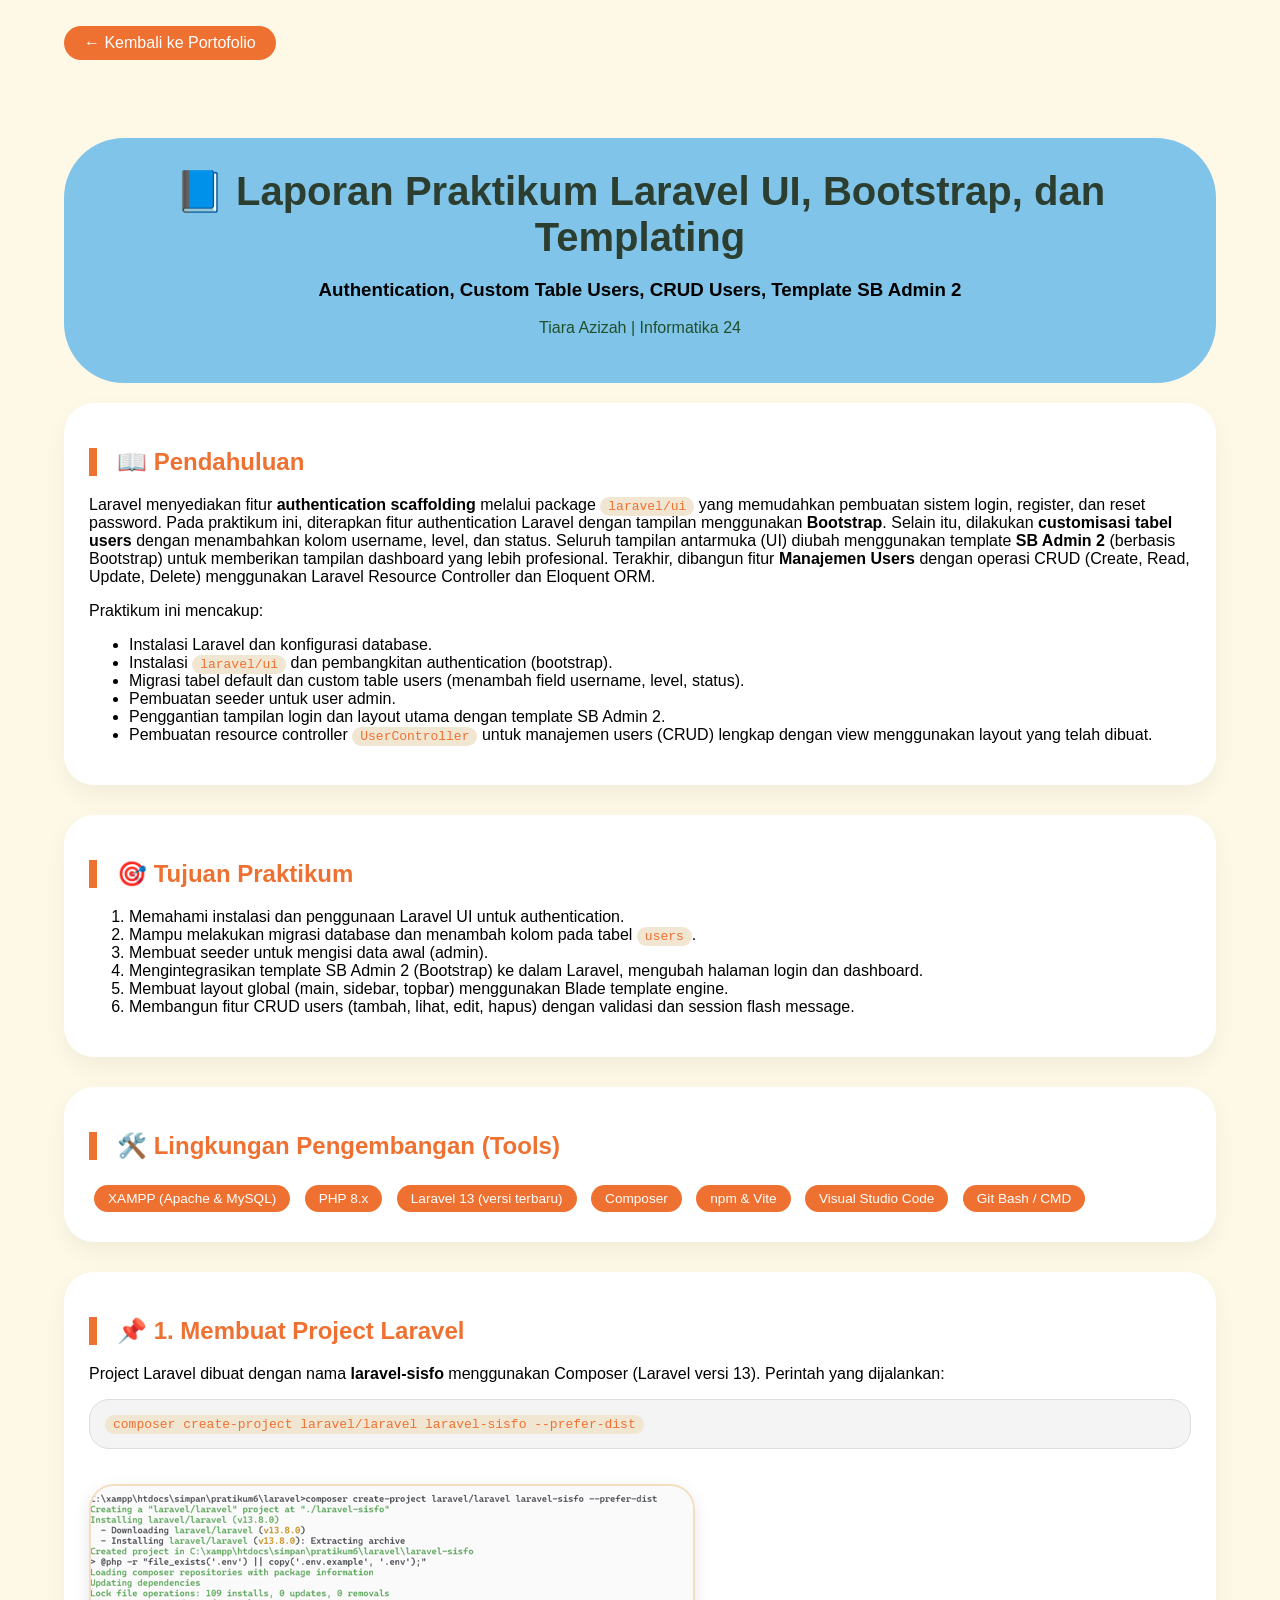
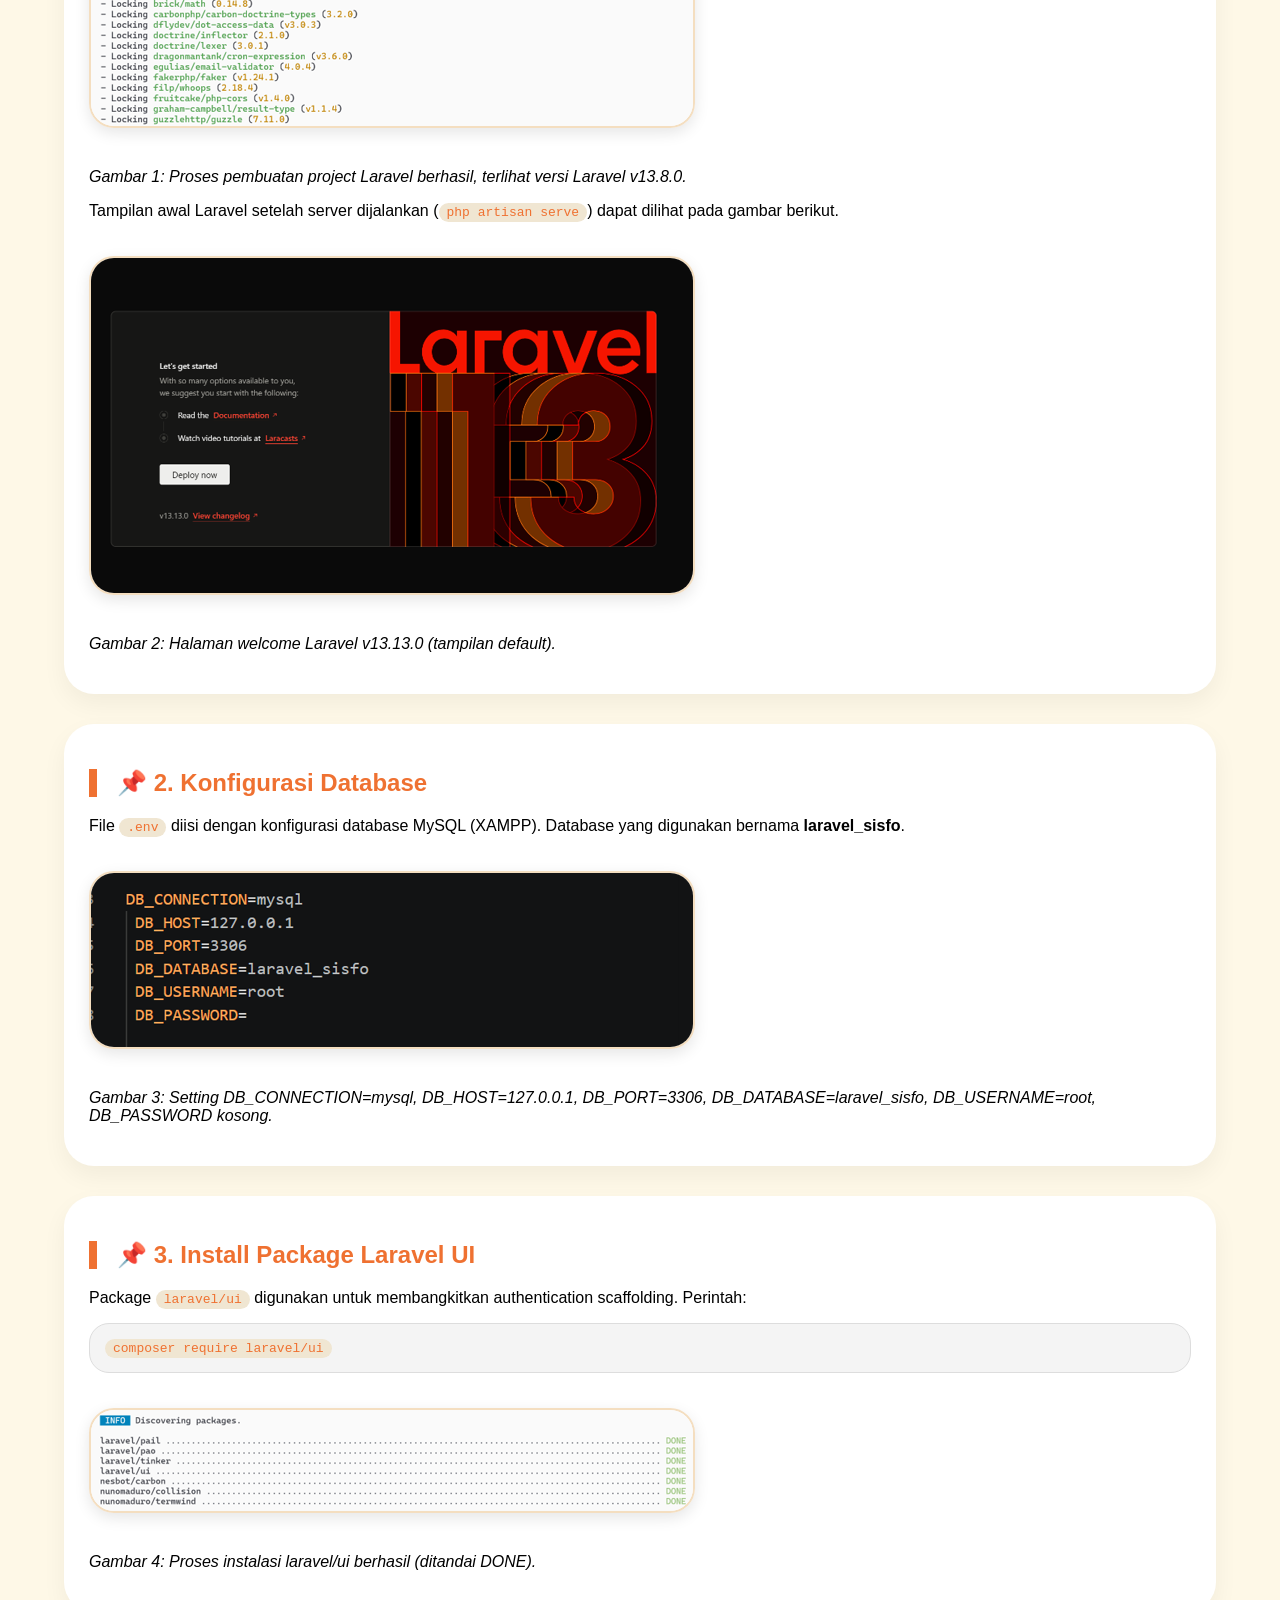
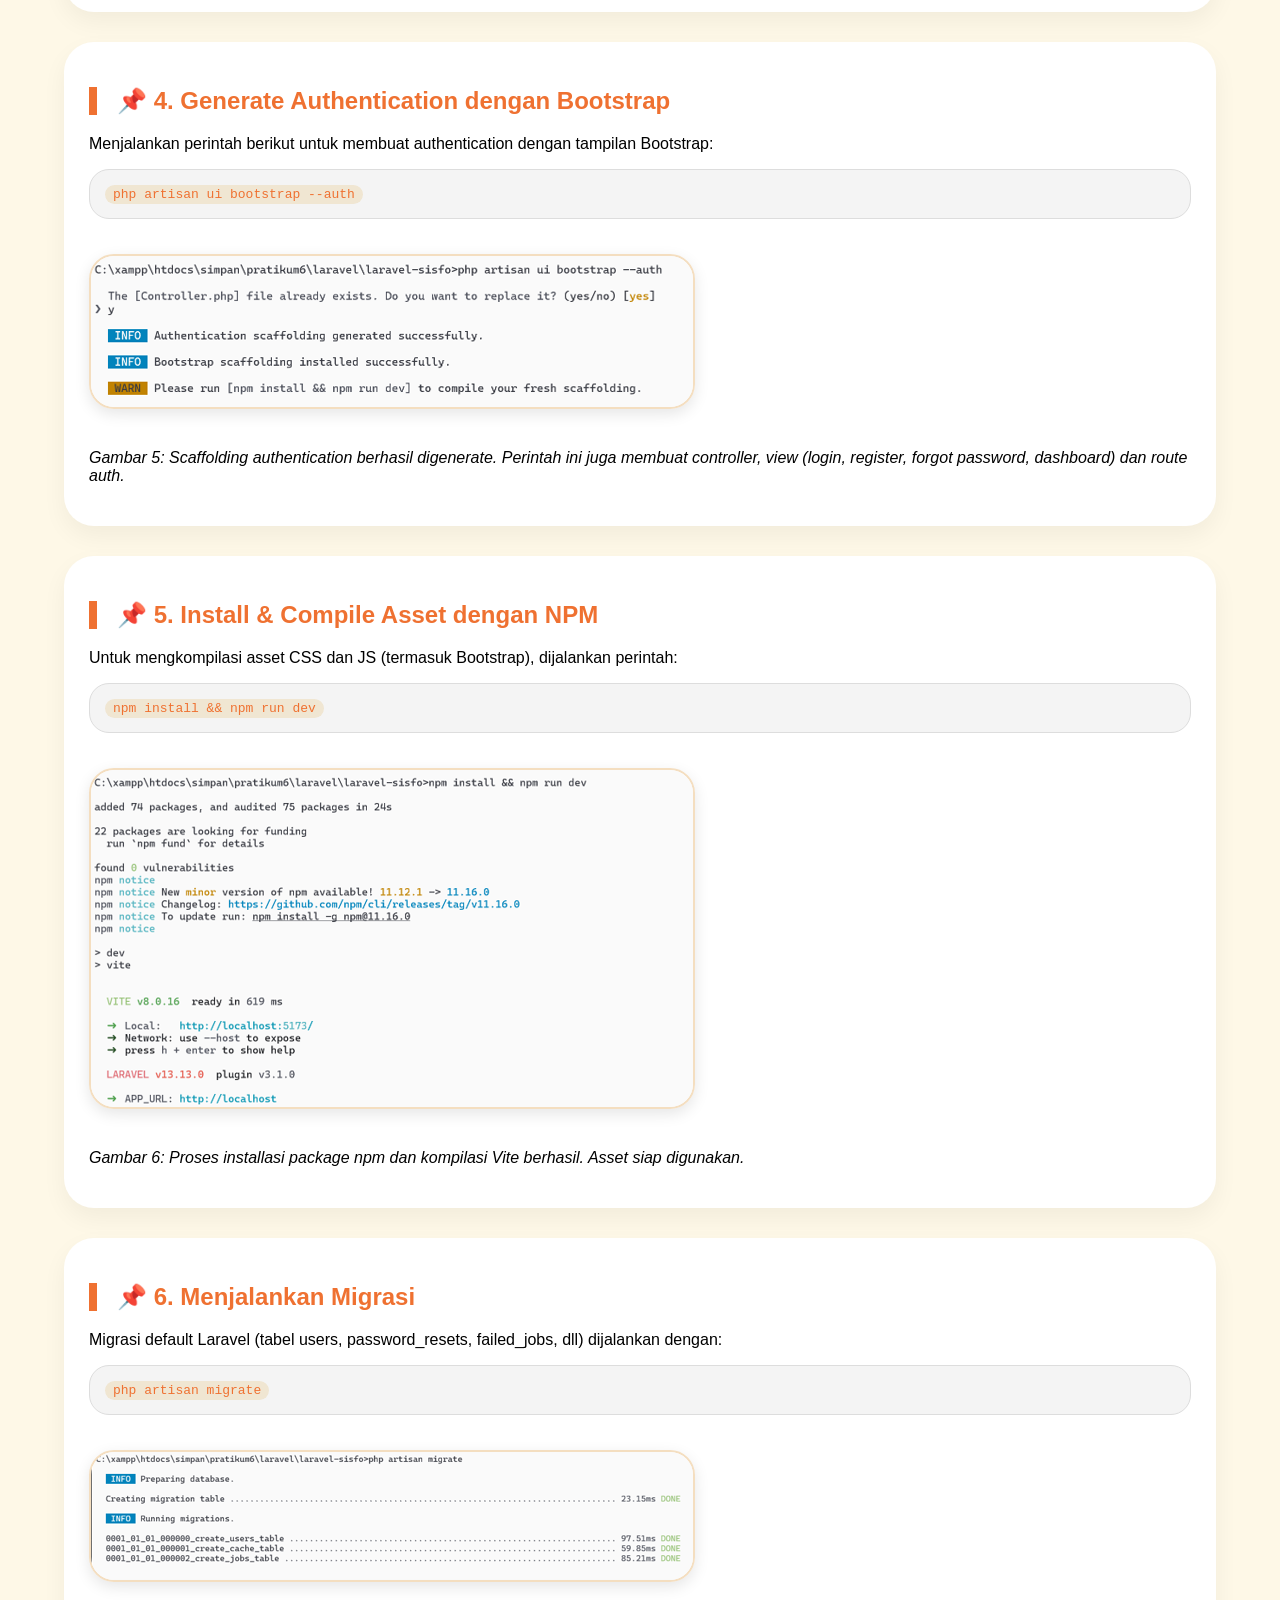
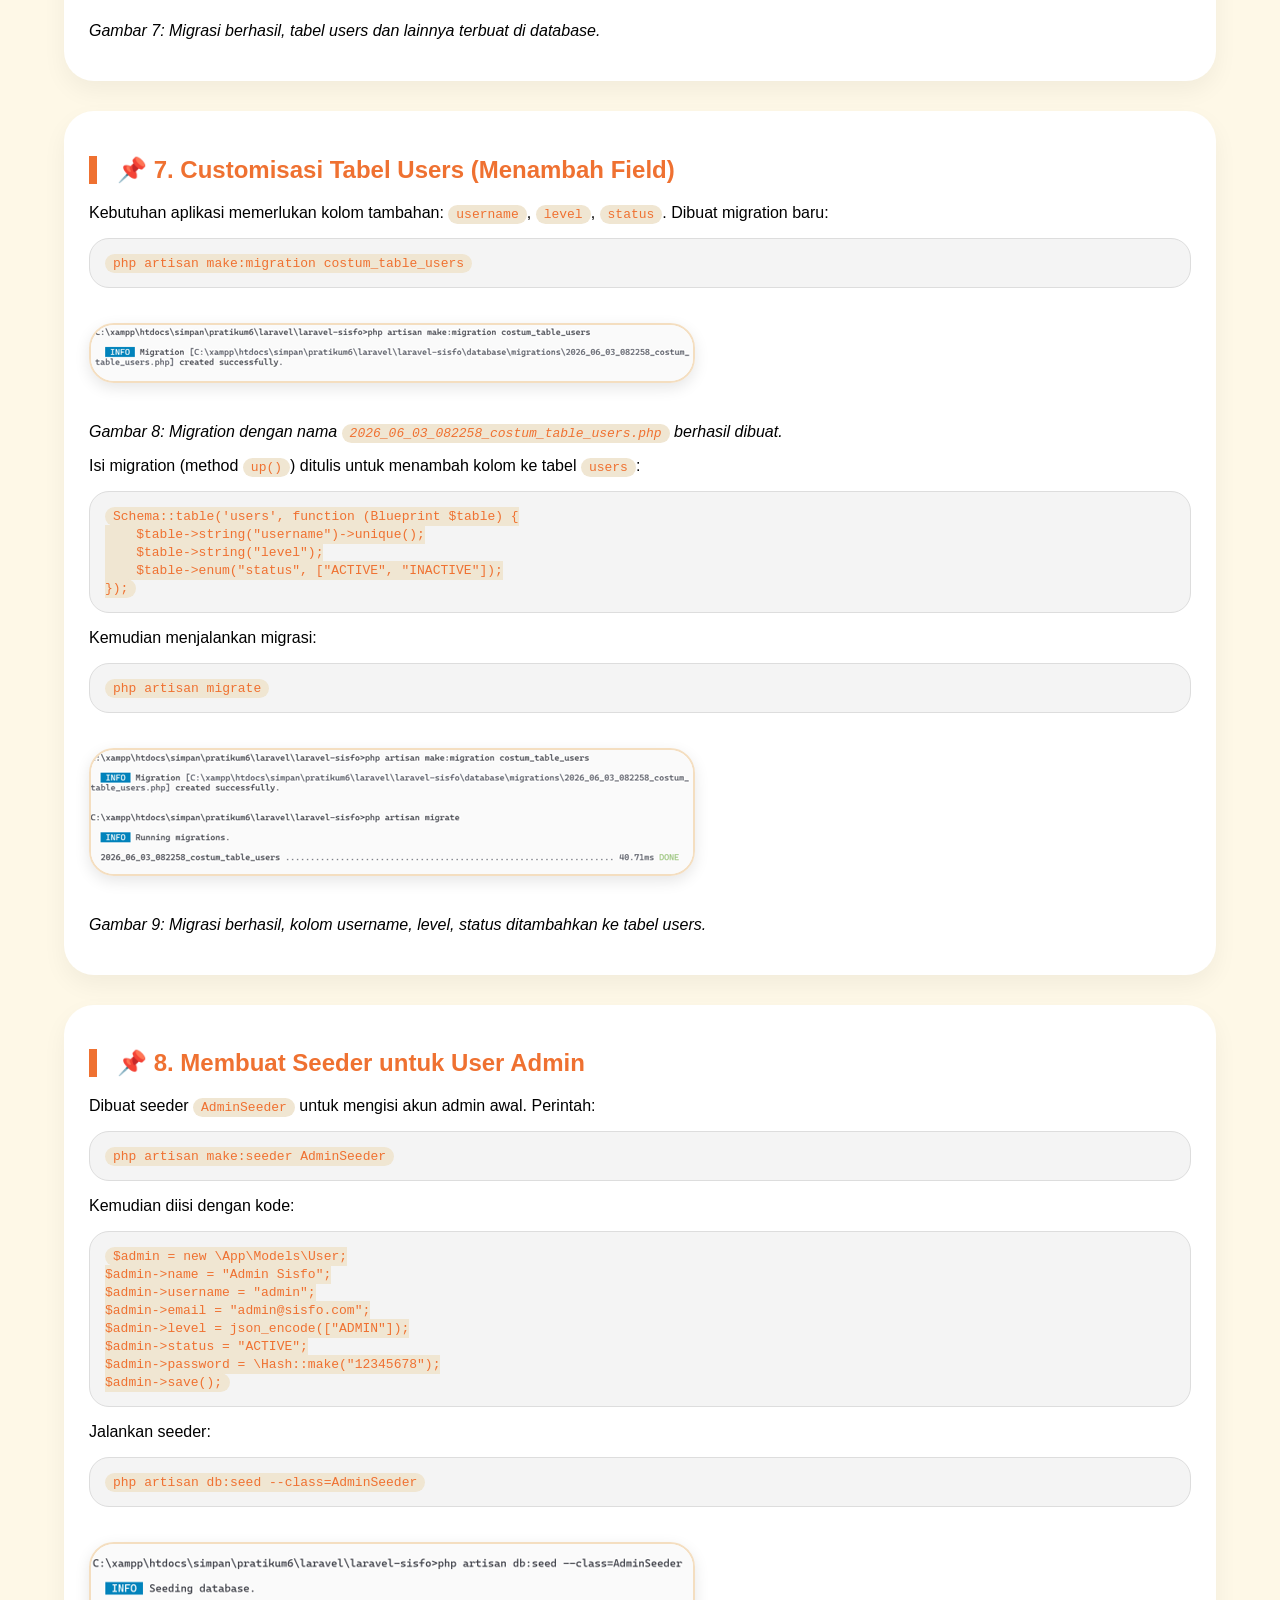
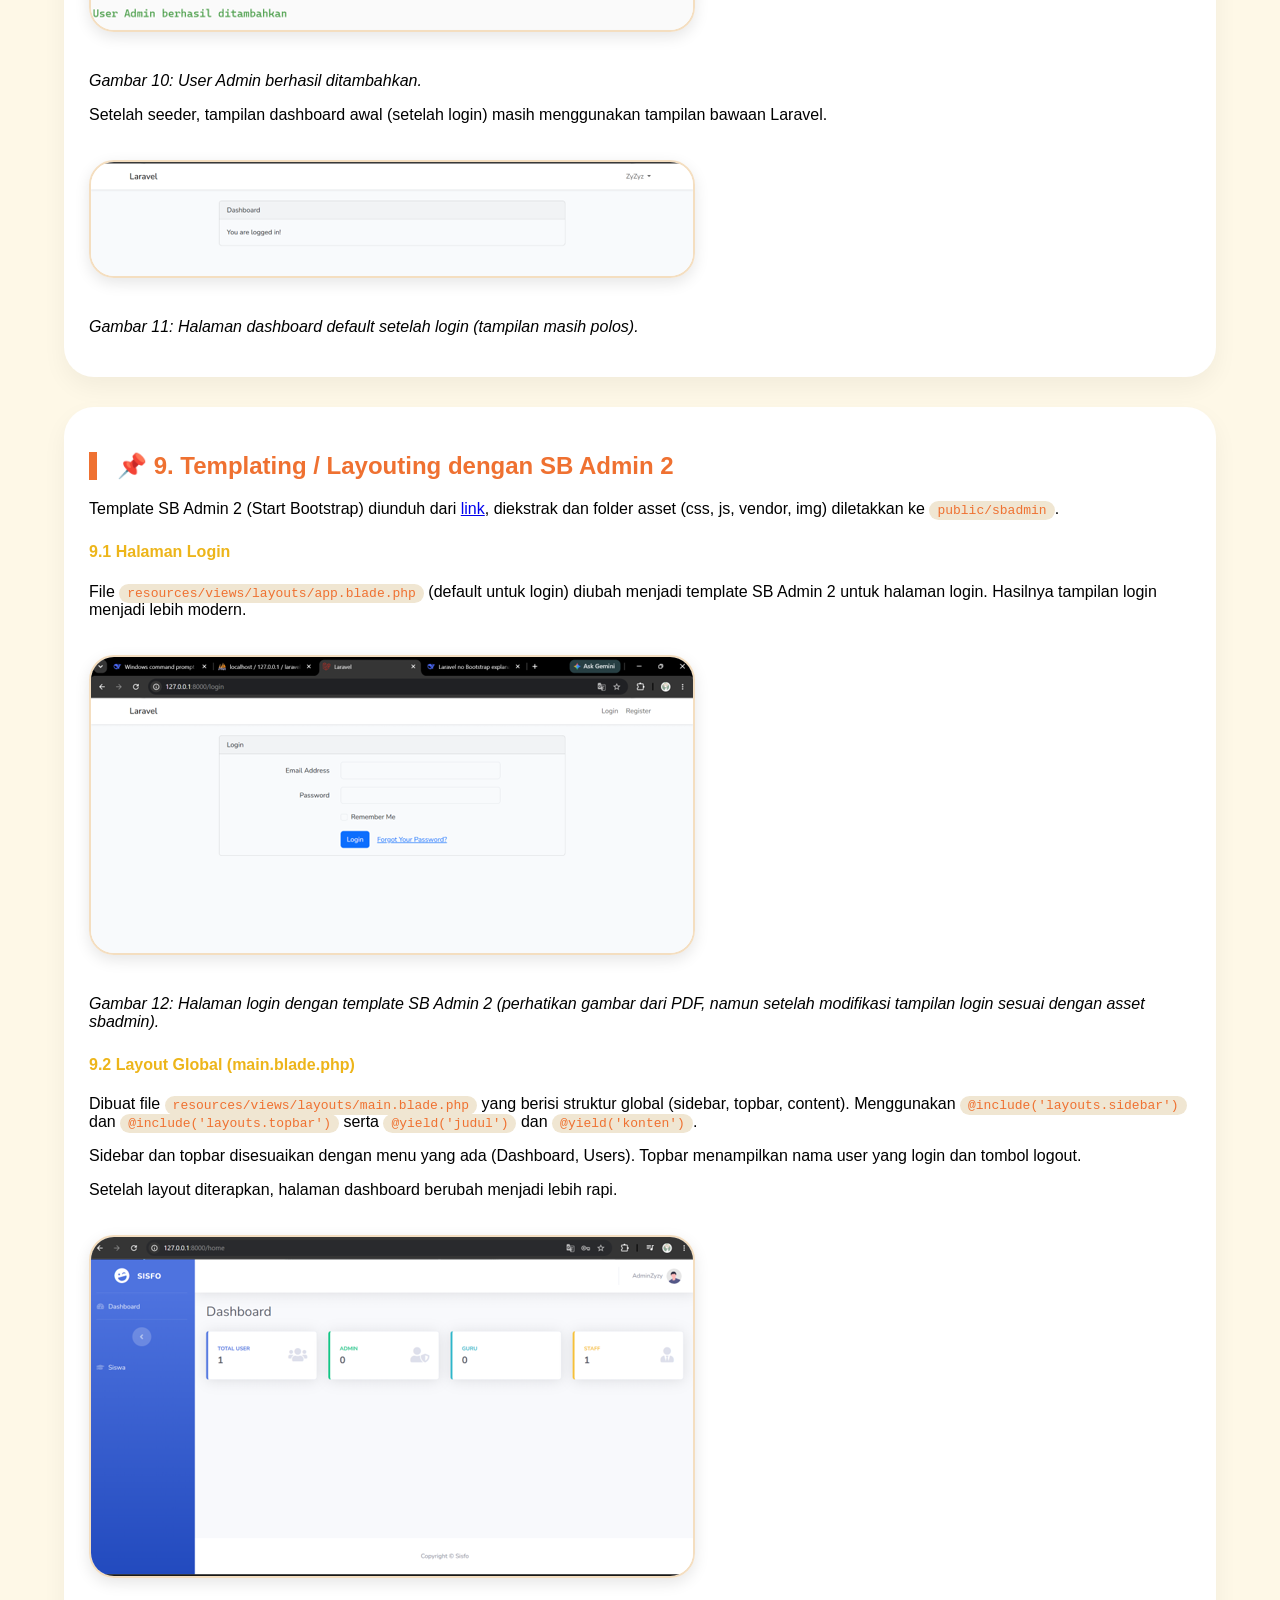
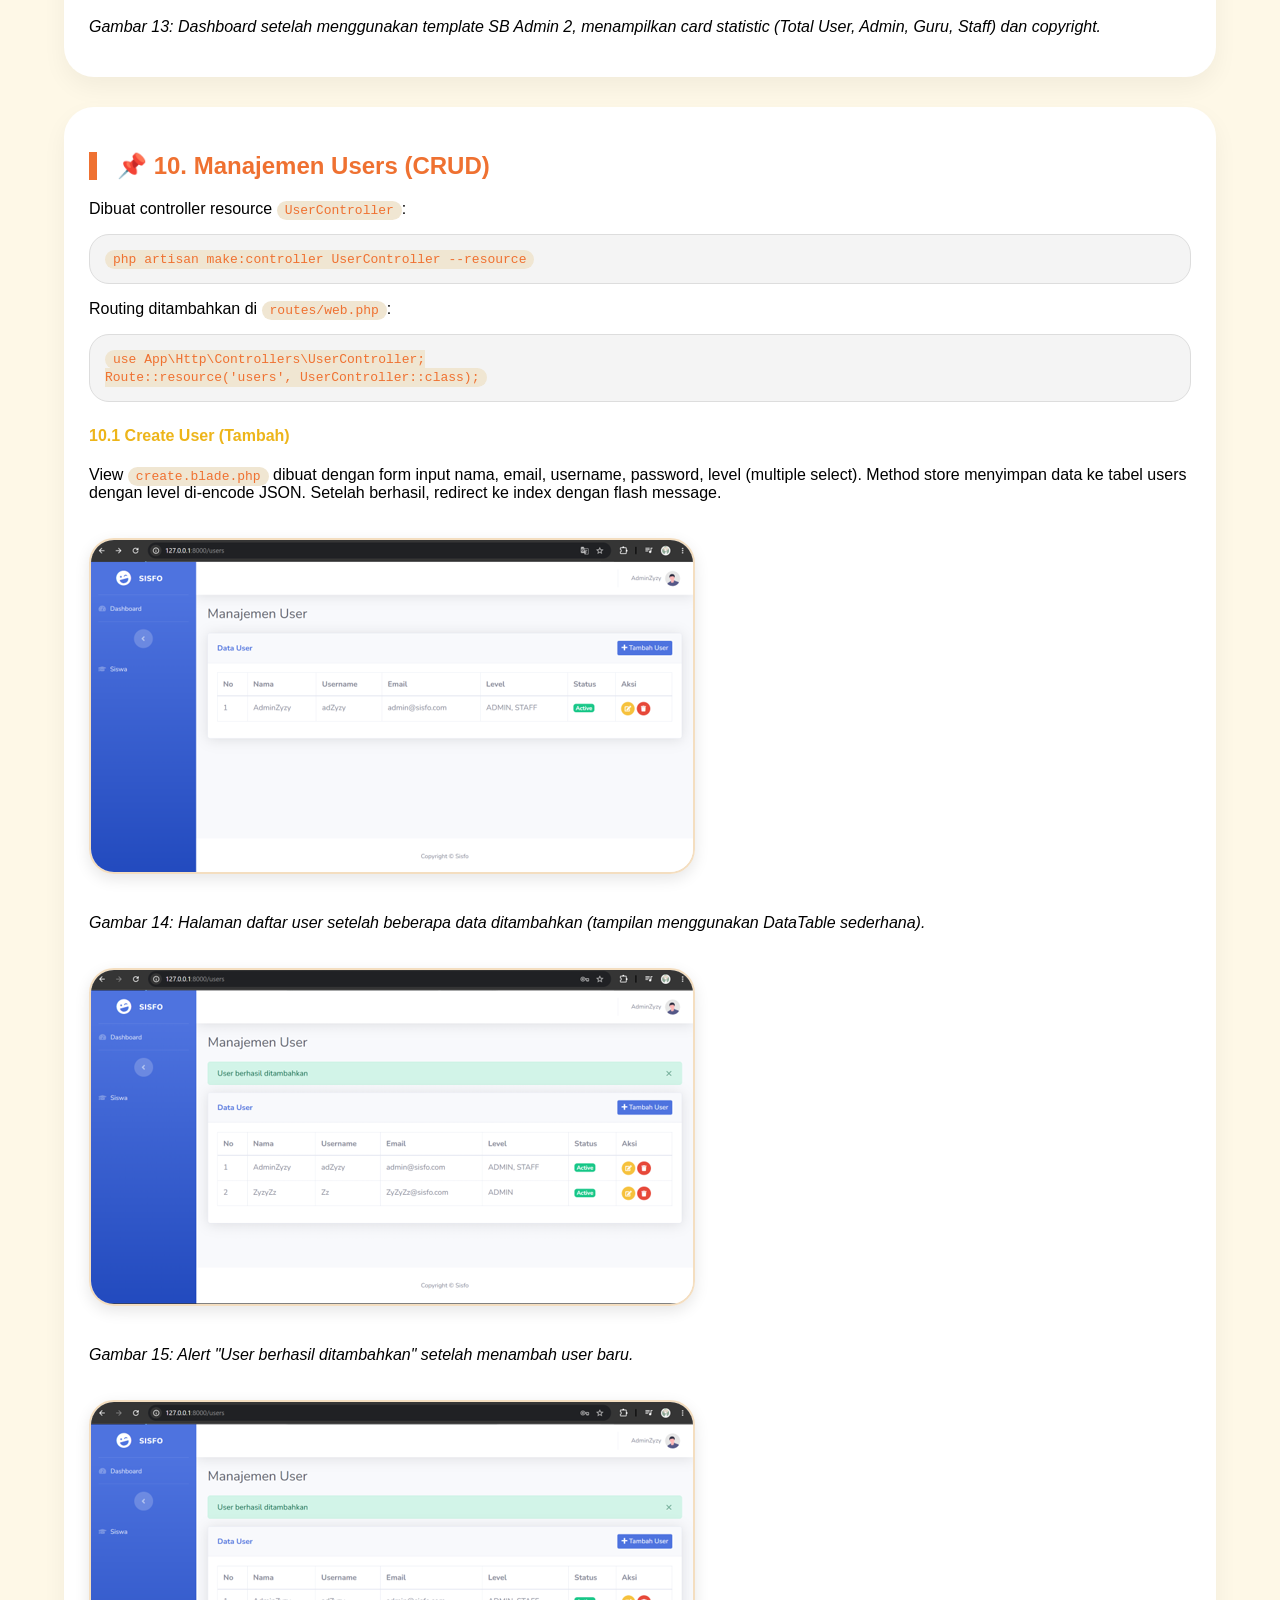
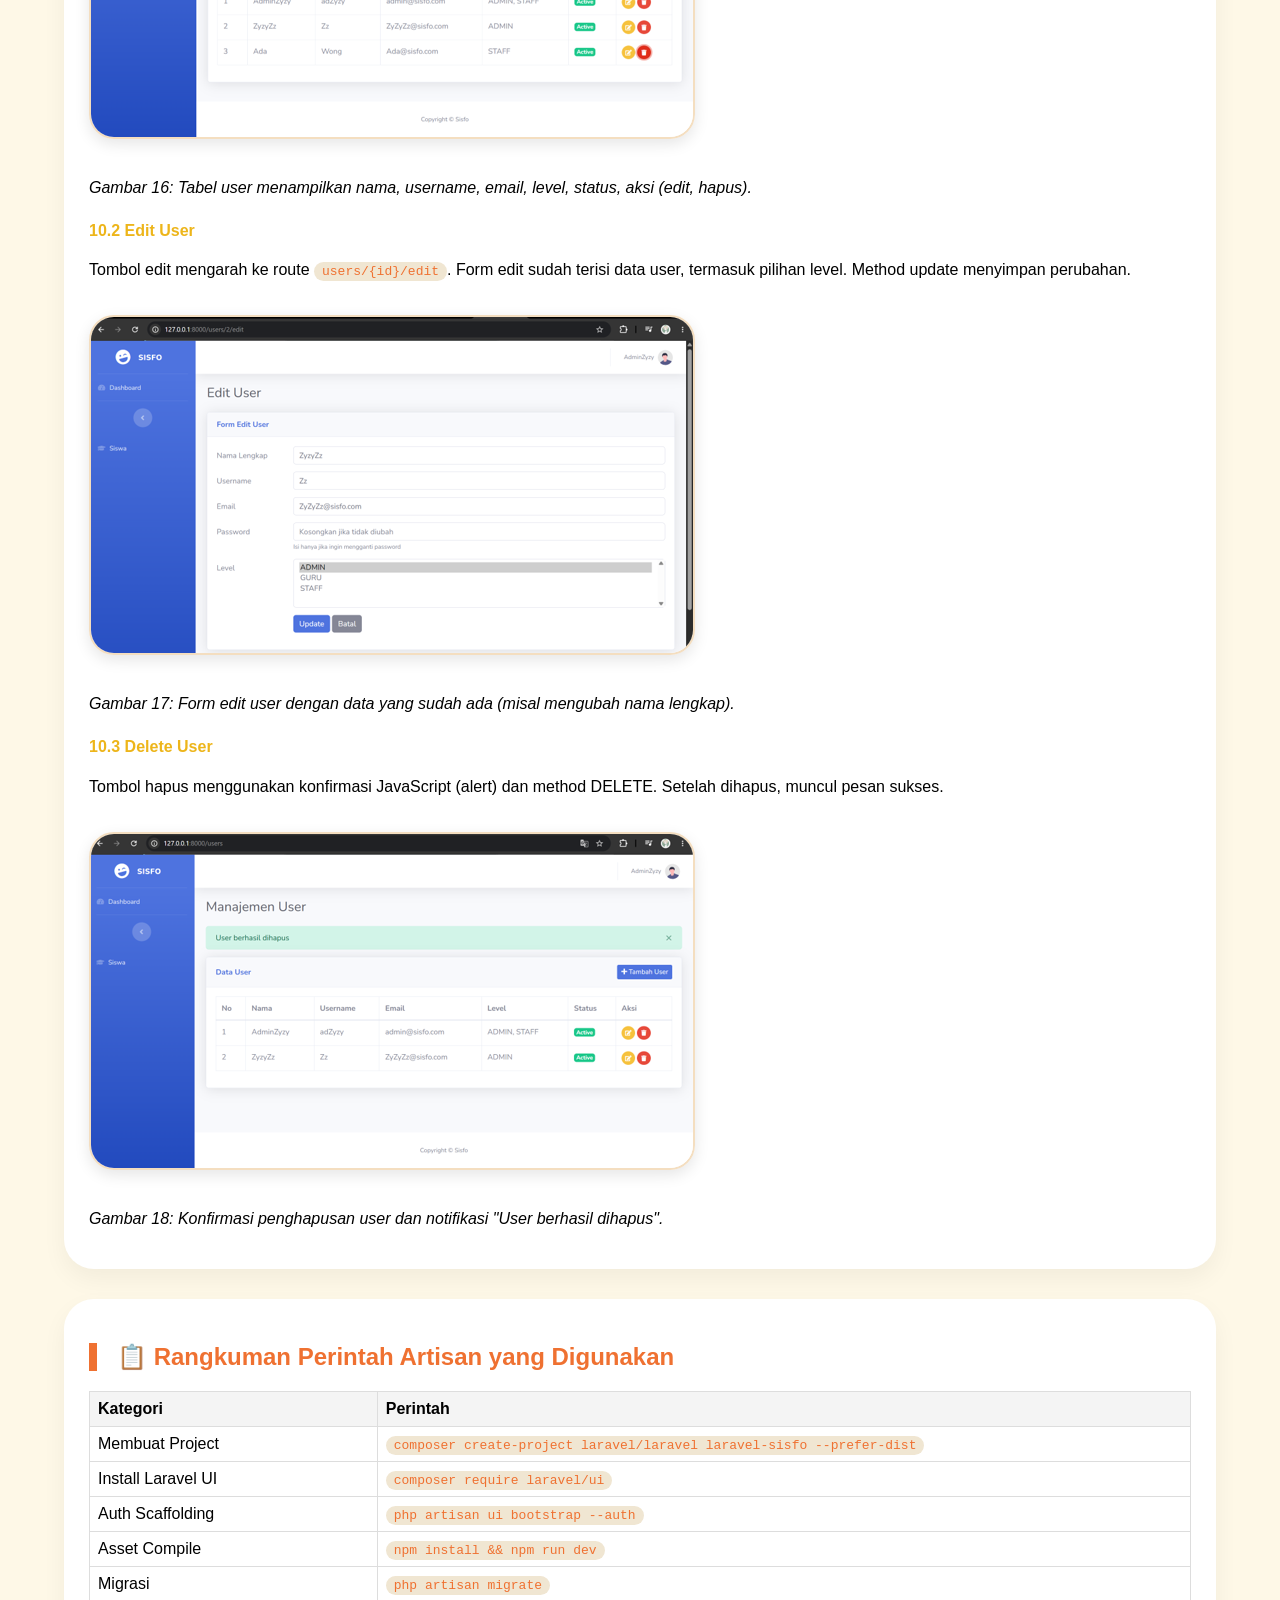
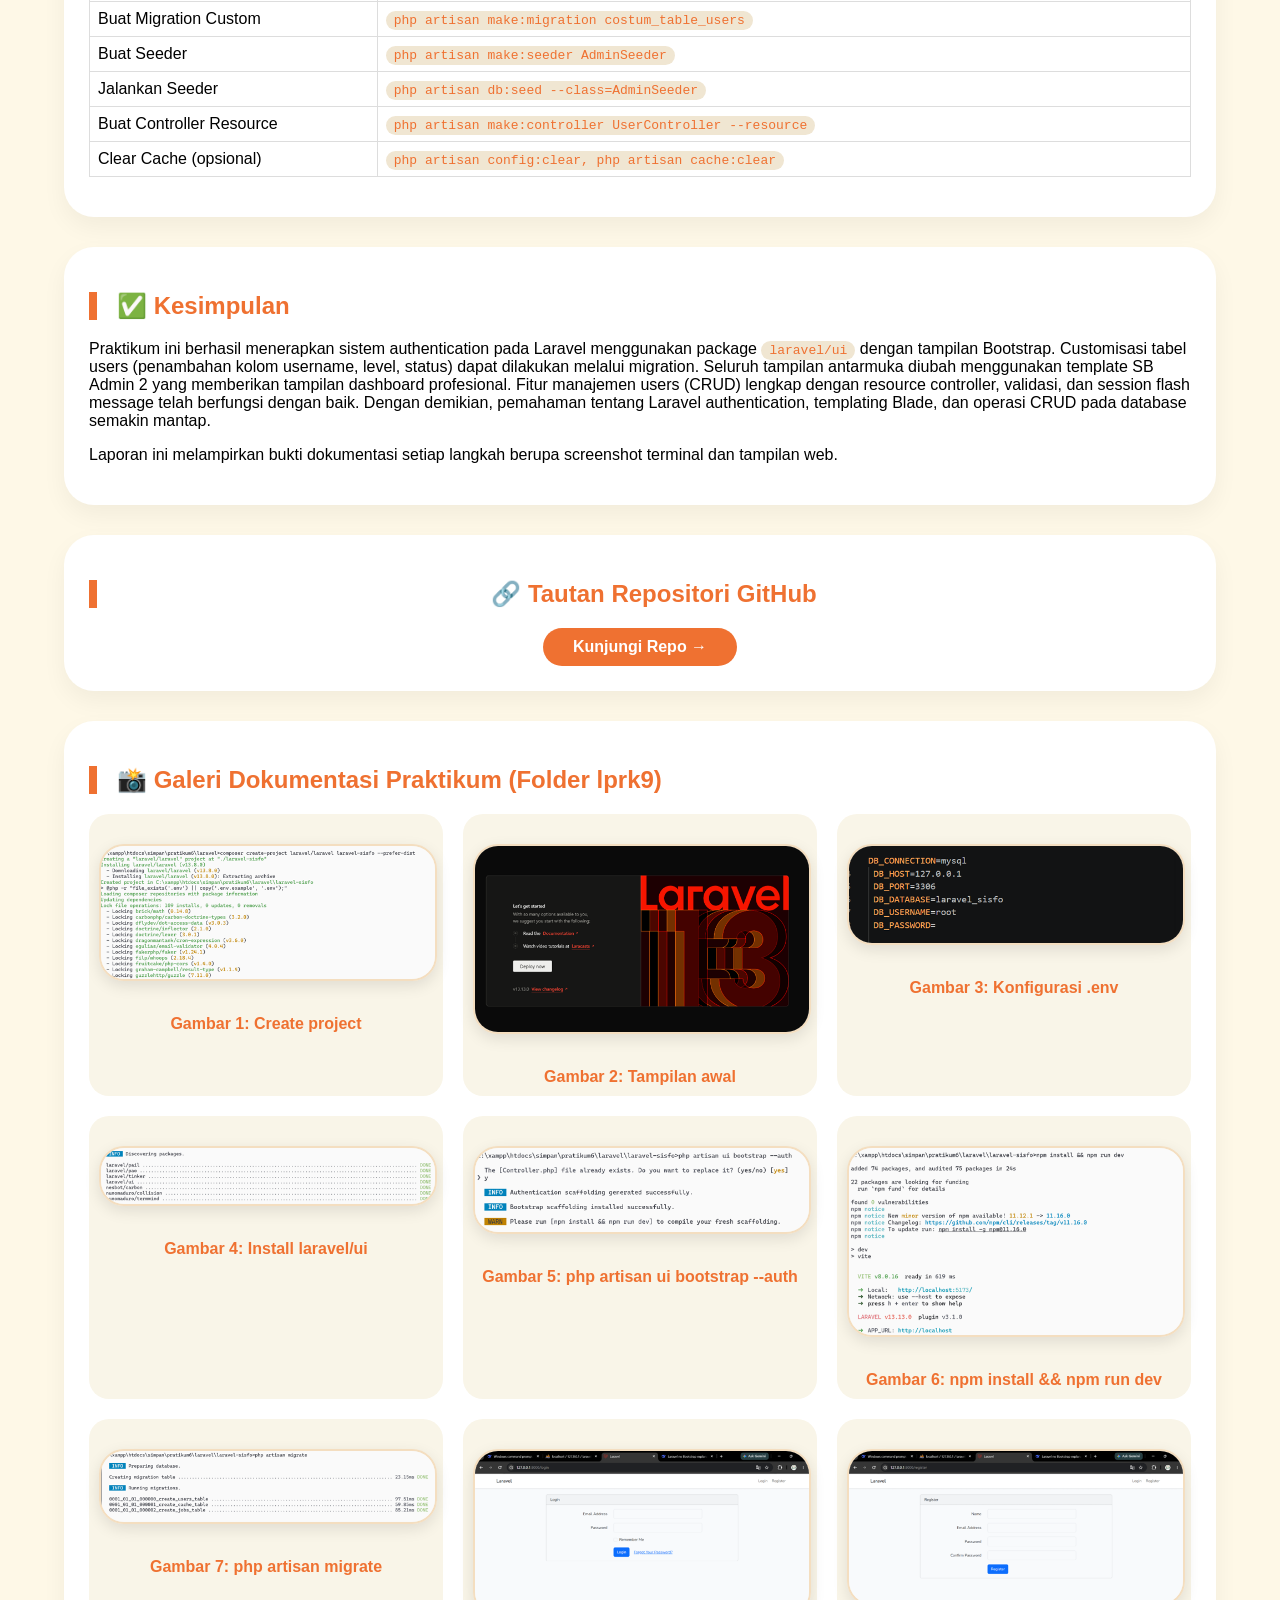
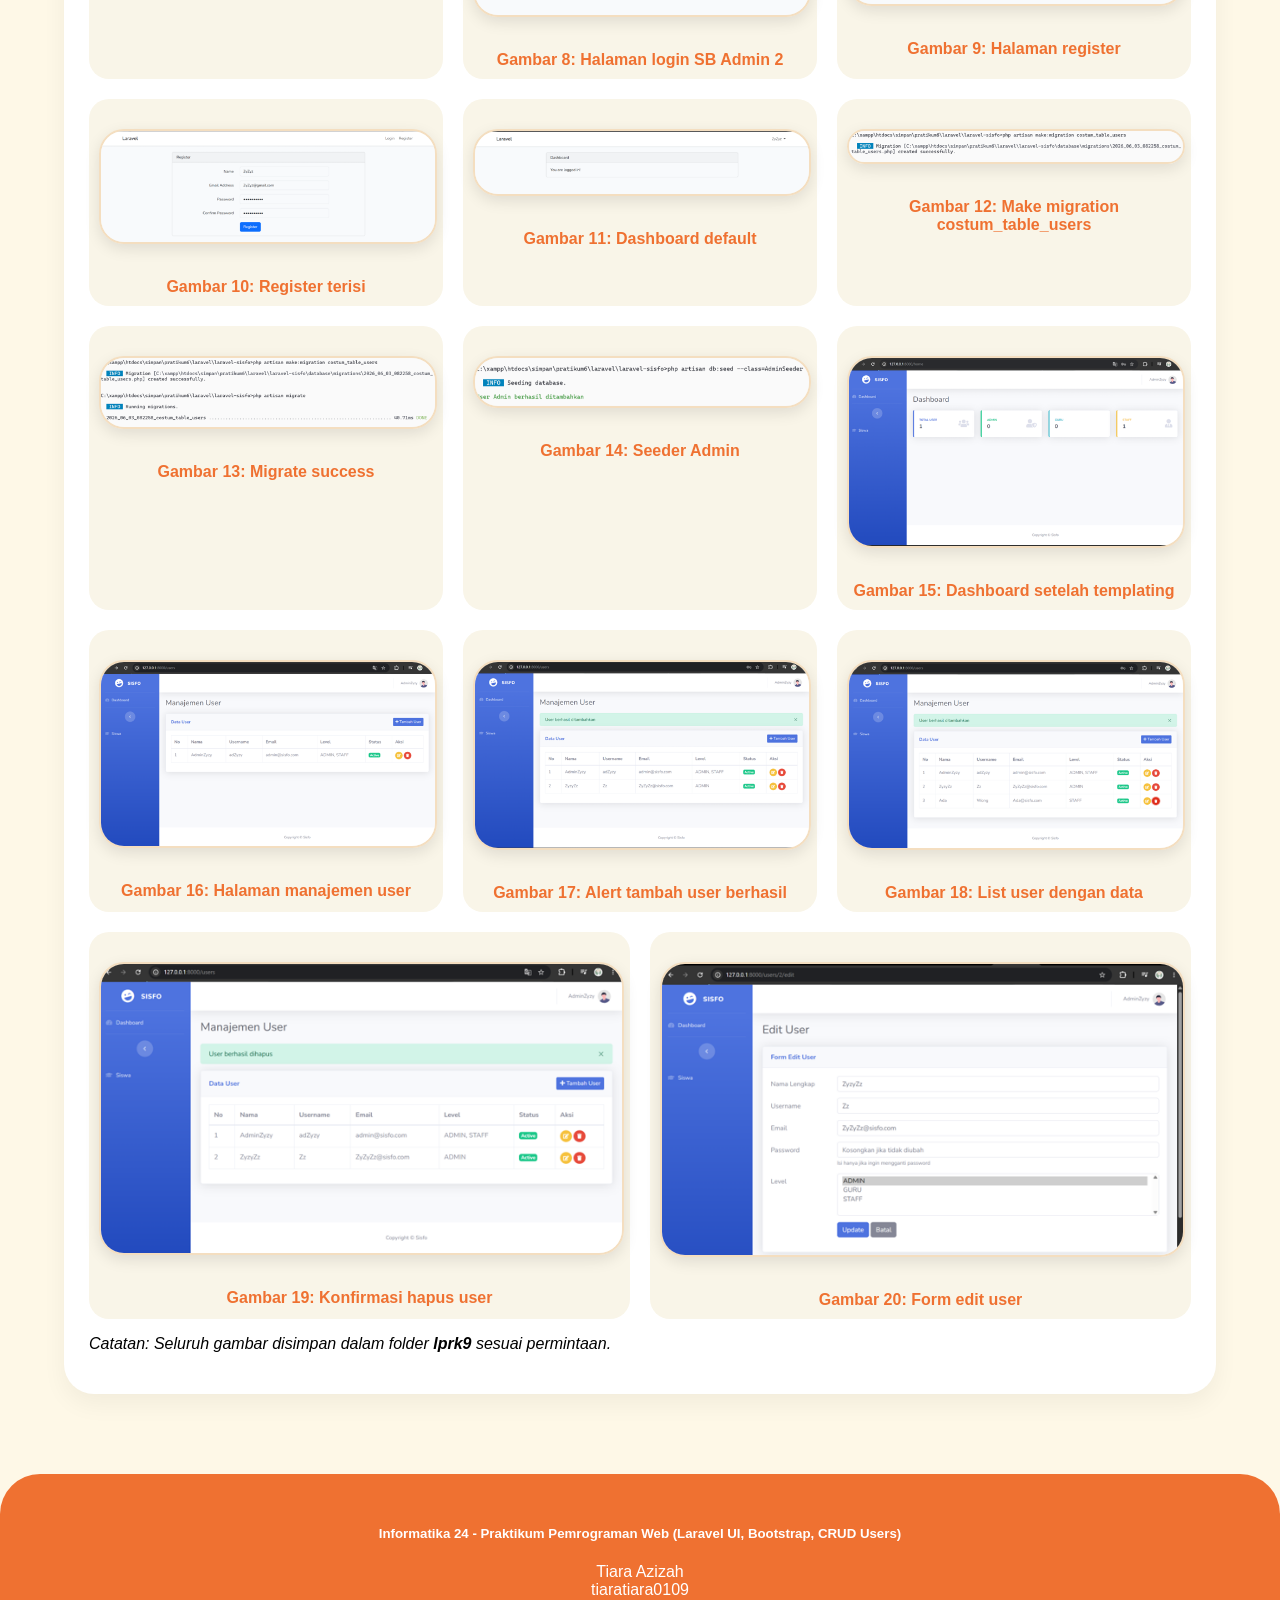
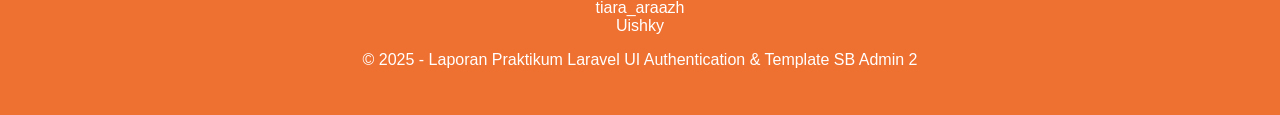
<file: laprak9.html>
<!DOCTYPE html>
<html lang="id">
<head>
    <meta charset="UTF-8">
    <meta name="viewport" content="width=device-width, initial-scale=1.0">
    <title>AraNotes | Laporan Praktikum Laravel UI, Bootstrap, dan Templating</title>
    <style>
        /* Tema warna konsisten (oranye, biru, kuning, krem) */
        body {
            background-color: #fef8e7;
            font-family: 'Segoe UI', Tahoma, Geneva, Verdana, sans-serif;
            margin: 0;
            padding: 0;
        }
        .container {
            width: 90%;
            max-width: 1200px;
            margin: 0 auto;
            padding: 0 15px;
        }
        .card-laporan {
            border-radius: 30px;
            border: none;
            box-shadow: 0 10px 25px rgba(0,0,0,0.05);
            margin-bottom: 30px;
            padding: 25px;
            background-color: #ffffff;
            transition: transform 0.2s;
        }
        .card-laporan:hover {
            transform: translateY(-5px);
        }
        .badge-tools {
            background-color: #ef7131;
            color: white;
            padding: 6px 14px;
            border-radius: 40px;
            display: inline-block;
            margin: 5px;
            font-size: 0.85rem;
        }
        pre {
            background-color: #f4f4f4;
            padding: 15px;
            border-radius: 20px;
            overflow-x: auto;
            font-family: 'Courier New', monospace;
            border: 1px solid #ddd;
            margin: 15px 0;
        }
        code {
            background-color: #f0e6d2;
            padding: 2px 8px;
            border-radius: 12px;
            color: #ef7131;
            font-weight: 500;
        }
        img {
            max-width: 100%;
            border-radius: 25px;
            margin: 20px 0;
            border: 2px solid #f4dec0;
            box-shadow: 0 5px 15px rgba(0,0,0,0.1);
        }
        .btn-primary-custom {
            background-color: #ef7131;
            border: none;
            padding: 10px 30px;
            border-radius: 40px;
            color: white;
            font-weight: bold;
            text-decoration: none;
            display: inline-block;
        }
        .btn-primary-custom:hover {
            background-color: #c55a24;
            color: white;
        }
        footer {
            background-color: #ef7131;
            color: white;
            padding: 30px;
            text-align: center;
            border-radius: 40px 40px 0 0;
            margin-top: 40px;
        }
        .hero-title {
            border-radius: 60px;
            background-color: #80c4e9;
            padding: 30px;
            text-align: center;
            margin: 20px 0;
        }
        .hero-title h1 {
            font-size: 2.5rem;
            color: #2c3e2f;
            margin: 0;
        }
        .hero-title p {
            color: #1f4f2b;
        }
        h2 {
            color: #ef7131;
            border-left: 8px solid #ef7131;
            padding-left: 20px;
            margin-bottom: 20px;
        }
        h4 {
            color: #edb51a;
            margin-top: 25px;
        }
        .btn-back {
            background-color: #ef7131;
            color: white;
            border-radius: 40px;
            padding: 8px 20px;
            text-decoration: none;
            display: inline-block;
            margin: 10px 0;
        }
        .btn-back:hover {
            background-color: #c55a24;
            color: white;
        }
        .row {
            display: flex;
            flex-wrap: wrap;
        }
        .col-12 {
            width: 100%;
        }
        .mt-3 {
            margin-top: 1rem;
        }
        .mt-5 {
            margin-top: 3rem;
        }
        .text-center {
            text-align: center;
        }
        .gallery {
            display: flex;
            flex-wrap: wrap;
            gap: 20px;
            justify-content: center;
        }
        .gallery-item {
            flex: 1 1 300px;
            background: #f9f5e8;
            border-radius: 20px;
            padding: 10px;
            text-align: center;
        }
        .gallery-caption {
            font-weight: bold;
            color: #ef7131;
            margin-top: 10px;
        }
        table {
            width: 100%;
            border-collapse: collapse;
            margin: 15px 0;
        }
        th, td {
            border: 1px solid #ddd;
            padding: 8px;
            text-align: left;
        }
        th {
            background-color: #f4f4f4;
        }
    </style>
</head>
<body>

<!-- Navbar kembali ke portofolio -->
<div class="container mt-3">
    <div class="row">
        <div class="col-12">
            <a href="portofolio.html" class="btn-back">
                ← Kembali ke Portofolio
            </a>
        </div>
    </div>
</div>

<!-- Hero section laporan -->
<div class="container mt-5">
    <div class="row">
        <div class="col-12">
            <div class="hero-title">
                <h1>📘 Laporan Praktikum Laravel UI, Bootstrap, dan Templating</h1>
                <h3>Authentication, Custom Table Users, CRUD Users, Template SB Admin 2</h3>
                <p class="mt-3">Tiara Azizah | Informatika 24</p>
            </div>
        </div>
    </div>
</div>

<!-- Konten utama -->
<div class="container" style="margin-bottom: 50px;">
    <div class="row">
        <div class="col-12">
            <!-- Pendahuluan -->
            <div class="card-laporan">
                <h2>📖 Pendahuluan</h2>
                <p>Laravel menyediakan fitur <strong>authentication scaffolding</strong> melalui package <code>laravel/ui</code> yang memudahkan pembuatan sistem login, register, dan reset password. Pada praktikum ini, diterapkan fitur authentication Laravel dengan tampilan menggunakan <strong>Bootstrap</strong>. Selain itu, dilakukan <strong>customisasi tabel users</strong> dengan menambahkan kolom username, level, dan status. Seluruh tampilan antarmuka (UI) diubah menggunakan template <strong>SB Admin 2</strong> (berbasis Bootstrap) untuk memberikan tampilan dashboard yang lebih profesional. Terakhir, dibangun fitur <strong>Manajemen Users</strong> dengan operasi CRUD (Create, Read, Update, Delete) menggunakan Laravel Resource Controller dan Eloquent ORM.</p>
                <p>Praktikum ini mencakup:</p>
                <ul>
                    <li>Instalasi Laravel dan konfigurasi database.</li>
                    <li>Instalasi <code>laravel/ui</code> dan pembangkitan authentication (bootstrap).</li>
                    <li>Migrasi tabel default dan custom table users (menambah field username, level, status).</li>
                    <li>Pembuatan seeder untuk user admin.</li>
                    <li>Penggantian tampilan login dan layout utama dengan template SB Admin 2.</li>
                    <li>Pembuatan resource controller <code>UserController</code> untuk manajemen users (CRUD) lengkap dengan view menggunakan layout yang telah dibuat.</li>
                </ul>
            </div>

            <!-- Tujuan -->
            <div class="card-laporan">
                <h2>🎯 Tujuan Praktikum</h2>
                <ol>
                    <li>Memahami instalasi dan penggunaan Laravel UI untuk authentication.</li>
                    <li>Mampu melakukan migrasi database dan menambah kolom pada tabel <code>users</code>.</li>
                    <li>Membuat seeder untuk mengisi data awal (admin).</li>
                    <li>Mengintegrasikan template SB Admin 2 (Bootstrap) ke dalam Laravel, mengubah halaman login dan dashboard.</li>
                    <li>Membuat layout global (main, sidebar, topbar) menggunakan Blade template engine.</li>
                    <li>Membangun fitur CRUD users (tambah, lihat, edit, hapus) dengan validasi dan session flash message.</li>
                </ol>
            </div>

            <!-- Tools -->
            <div class="card-laporan">
                <h2>🛠️ Lingkungan Pengembangan (Tools)</h2>
                <div>
                    <span class="badge-tools">XAMPP (Apache & MySQL)</span>
                    <span class="badge-tools">PHP 8.x</span>
                    <span class="badge-tools">Laravel 13 (versi terbaru)</span>
                    <span class="badge-tools">Composer</span>
                    <span class="badge-tools">npm & Vite</span>
                    <span class="badge-tools">Visual Studio Code</span>
                    <span class="badge-tools">Git Bash / CMD</span>
                </div>
            </div>

            <!-- 1. Membuat Project Laravel -->
            <div class="card-laporan">
                <h2>📌 1. Membuat Project Laravel</h2>
                <p>Project Laravel dibuat dengan nama <strong>laravel-sisfo</strong> menggunakan Composer (Laravel versi 13). Perintah yang dijalankan:</p>
                <pre><code>composer create-project laravel/laravel laravel-sisfo --prefer-dist</code></pre>
                <img src="lprk9/Picture1.png" alt="Picture1 - composer create-project">
                <p><em>Gambar 1: Proses pembuatan project Laravel berhasil, terlihat versi Laravel v13.8.0.</em></p>
                <p>Tampilan awal Laravel setelah server dijalankan (<code>php artisan serve</code>) dapat dilihat pada gambar berikut.</p>
                <img src="lprk9/Picture3.png" alt="Picture3 - Tampilan awal Laravel">
                <p><em>Gambar 2: Halaman welcome Laravel v13.13.0 (tampilan default).</em></p>
            </div>

            <!-- 2. Konfigurasi Database -->
            <div class="card-laporan">
                <h2>📌 2. Konfigurasi Database</h2>
                <p>File <code>.env</code> diisi dengan konfigurasi database MySQL (XAMPP). Database yang digunakan bernama <strong>laravel_sisfo</strong>.</p>
                <img src="lprk9/Picture4.png" alt="Picture4 - Konfigurasi .env">
                <p><em>Gambar 3: Setting DB_CONNECTION=mysql, DB_HOST=127.0.0.1, DB_PORT=3306, DB_DATABASE=laravel_sisfo, DB_USERNAME=root, DB_PASSWORD kosong.</em></p>
            </div>

            <!-- 3. Install Laravel UI -->
            <div class="card-laporan">
                <h2>📌 3. Install Package Laravel UI</h2>
                <p>Package <code>laravel/ui</code> digunakan untuk membangkitkan authentication scaffolding. Perintah:</p>
                <pre><code>composer require laravel/ui</code></pre>
                <img src="lprk9/Picture5.png" alt="Picture5 - install laravel/ui">
                <p><em>Gambar 4: Proses instalasi laravel/ui berhasil (ditandai DONE).</em></p>
            </div>

            <!-- 4. Generate Authentication Scaffolding -->
            <div class="card-laporan">
                <h2>📌 4. Generate Authentication dengan Bootstrap</h2>
                <p>Menjalankan perintah berikut untuk membuat authentication dengan tampilan Bootstrap:</p>
                <pre><code>php artisan ui bootstrap --auth</code></pre>
                <img src="lprk9/Picture6.png" alt="Picture6 - php artisan ui bootstrap --auth">
                <p><em>Gambar 5: Scaffolding authentication berhasil digenerate. Perintah ini juga membuat controller, view (login, register, forgot password, dashboard) dan route auth.</em></p>
            </div>

            <!-- 5. Install dan Compile Asset (npm) -->
            <div class="card-laporan">
                <h2>📌 5. Install & Compile Asset dengan NPM</h2>
                <p>Untuk mengkompilasi asset CSS dan JS (termasuk Bootstrap), dijalankan perintah:</p>
                <pre><code>npm install && npm run dev</code></pre>
                <img src="lprk9/Picture7.png" alt="Picture7 - npm install && npm run dev">
                <p><em>Gambar 6: Proses installasi package npm dan kompilasi Vite berhasil. Asset siap digunakan.</em></p>
            </div>

            <!-- 6. Migrasi Database Awal -->
            <div class="card-laporan">
                <h2>📌 6. Menjalankan Migrasi</h2>
                <p>Migrasi default Laravel (tabel users, password_resets, failed_jobs, dll) dijalankan dengan:</p>
                <pre><code>php artisan migrate</code></pre>
                <img src="lprk9/Picture8.png" alt="Picture8 - php artisan migrate">
                <p><em>Gambar 7: Migrasi berhasil, tabel users dan lainnya terbuat di database.</em></p>
            </div>

            <!-- 7. Custom Table Users -->
            <div class="card-laporan">
                <h2>📌 7. Customisasi Tabel Users (Menambah Field)</h2>
                <p>Kebutuhan aplikasi memerlukan kolom tambahan: <code>username</code>, <code>level</code>, <code>status</code>. Dibuat migration baru:</p>
                <pre><code>php artisan make:migration costum_table_users</code></pre>
                <img src="lprk9/Picture13.png" alt="Picture13 - membuat migration costum_table_users">
                <p><em>Gambar 8: Migration dengan nama <code>2026_06_03_082258_costum_table_users.php</code> berhasil dibuat.</em></p>
                <p>Isi migration (method <code>up()</code>) ditulis untuk menambah kolom ke tabel <code>users</code>:</p>
                <pre><code>Schema::table('users', function (Blueprint $table) {
    $table->string("username")->unique();
    $table->string("level");
    $table->enum("status", ["ACTIVE", "INACTIVE"]);
});</code></pre>
                <p>Kemudian menjalankan migrasi:</p>
                <pre><code>php artisan migrate</code></pre>
                <img src="lprk9/Picture14.png" alt="Picture14 - migrate costum_table_users">
                <p><em>Gambar 9: Migrasi berhasil, kolom username, level, status ditambahkan ke tabel users.</em></p>
            </div>

            <!-- 8. Seeder Admin -->
            <div class="card-laporan">
                <h2>📌 8. Membuat Seeder untuk User Admin</h2>
                <p>Dibuat seeder <code>AdminSeeder</code> untuk mengisi akun admin awal. Perintah:</p>
                <pre><code>php artisan make:seeder AdminSeeder</code></pre>
                <p>Kemudian diisi dengan kode:</p>
                <pre><code>$admin = new \App\Models\User;
$admin->name = "Admin Sisfo";
$admin->username = "admin";
$admin->email = "admin@sisfo.com";
$admin->level = json_encode(["ADMIN"]);
$admin->status = "ACTIVE";
$admin->password = \Hash::make("12345678");
$admin->save();</code></pre>
                <p>Jalankan seeder:</p>
                <pre><code>php artisan db:seed --class=AdminSeeder</code></pre>
                <img src="lprk9/Picture15.png" alt="Picture15 - seeder admin">
                <p><em>Gambar 10: User Admin berhasil ditambahkan.</em></p>
                <p>Setelah seeder, tampilan dashboard awal (setelah login) masih menggunakan tampilan bawaan Laravel.</p>
                <img src="lprk9/Picture12.png" alt="Picture12 - dashboard default">
                <p><em>Gambar 11: Halaman dashboard default setelah login (tampilan masih polos).</em></p>
            </div>

            <!-- 9. Templating dengan SB Admin 2 -->
            <div class="card-laporan">
                <h2>📌 9. Templating / Layouting dengan SB Admin 2</h2>
                <p>Template SB Admin 2 (Start Bootstrap) diunduh dari <a href="https://startbootstrap.com/theme/sb-admin-2" target="_blank">link</a>, diekstrak dan folder asset (css, js, vendor, img) diletakkan ke <code>public/sbadmin</code>.</p>
                <h4>9.1 Halaman Login</h4>
                <p>File <code>resources/views/layouts/app.blade.php</code> (default untuk login) diubah menjadi template SB Admin 2 untuk halaman login. Hasilnya tampilan login menjadi lebih modern.</p>
                <img src="lprk9/Picture9.png" alt="Picture9 - halaman login SB Admin 2">
                <p><em>Gambar 12: Halaman login dengan template SB Admin 2 (perhatikan gambar dari PDF, namun setelah modifikasi tampilan login sesuai dengan asset sbadmin).</em></p>
                <h4>9.2 Layout Global (main.blade.php)</h4>
                <p>Dibuat file <code>resources/views/layouts/main.blade.php</code> yang berisi struktur global (sidebar, topbar, content). Menggunakan <code>@include('layouts.sidebar')</code> dan <code>@include('layouts.topbar')</code> serta <code>@yield('judul')</code> dan <code>@yield('konten')</code>.</p>
                <p>Sidebar dan topbar disesuaikan dengan menu yang ada (Dashboard, Users). Topbar menampilkan nama user yang login dan tombol logout.</p>
                <p>Setelah layout diterapkan, halaman dashboard berubah menjadi lebih rapi.</p>
                <img src="lprk9/Picture16.png" alt="Picture16 - dashboard setelah templating">
                <p><em>Gambar 13: Dashboard setelah menggunakan template SB Admin 2, menampilkan card statistic (Total User, Admin, Guru, Staff) dan copyright.</em></p>
            </div>

            <!-- 10. Manajemen Users (CRUD) -->
            <div class="card-laporan">
                <h2>📌 10. Manajemen Users (CRUD)</h2>
                <p>Dibuat controller resource <code>UserController</code>:</p>
                <pre><code>php artisan make:controller UserController --resource</code></pre>
                <p>Routing ditambahkan di <code>routes/web.php</code>:</p>
                <pre><code>use App\Http\Controllers\UserController;
Route::resource('users', UserController::class);</code></pre>
                
                <h4>10.1 Create User (Tambah)</h4>
                <p>View <code>create.blade.php</code> dibuat dengan form input nama, email, username, password, level (multiple select). Method store menyimpan data ke tabel users dengan level di-encode JSON. Setelah berhasil, redirect ke index dengan flash message.</p>
                <img src="lprk9/Picture17.png" alt="Picture17 - halaman index users">
                <p><em>Gambar 14: Halaman daftar user setelah beberapa data ditambahkan (tampilan menggunakan DataTable sederhana).</em></p>
                <img src="lprk9/Picture18.png" alt="Picture18 - alert sukses tambah user">
                <p><em>Gambar 15: Alert "User berhasil ditambahkan" setelah menambah user baru.</em></p>
                <img src="lprk9/Picture19.png" alt="Picture19 - list user lebih banyak">
                <p><em>Gambar 16: Tabel user menampilkan nama, username, email, level, status, aksi (edit, hapus).</em></p>

                <h4>10.2 Edit User</h4>
                <p>Tombol edit mengarah ke route <code>users/{id}/edit</code>. Form edit sudah terisi data user, termasuk pilihan level. Method update menyimpan perubahan.</p>
                <img src="lprk9/Picture21.png" alt="Picture21 - form edit user">
                <p><em>Gambar 17: Form edit user dengan data yang sudah ada (misal mengubah nama lengkap).</em></p>

                <h4>10.3 Delete User</h4>
                <p>Tombol hapus menggunakan konfirmasi JavaScript (alert) dan method DELETE. Setelah dihapus, muncul pesan sukses.</p>
                <img src="lprk9/Picture20.png" alt="Picture20 - alert hapus user">
                <p><em>Gambar 18: Konfirmasi penghapusan user dan notifikasi "User berhasil dihapus".</em></p>
            </div>

            <!-- Rangkuman Perintah Artisan -->
            <div class="card-laporan">
                <h2>📋 Rangkuman Perintah Artisan yang Digunakan</h2>
                <table>
                    <thead><tr><th>Kategori</th><th>Perintah</th></tr></thead>
                    <tbody>
                        <tr><td>Membuat Project</td><td><code>composer create-project laravel/laravel laravel-sisfo --prefer-dist</code></td></tr>
                        <tr><td>Install Laravel UI</td><td><code>composer require laravel/ui</code></td></tr>
                        <tr><td>Auth Scaffolding</td><td><code>php artisan ui bootstrap --auth</code></td></tr>
                        <tr><td>Asset Compile</td><td><code>npm install && npm run dev</code></td></tr>
                        <tr><td>Migrasi</td><td><code>php artisan migrate</code></td></tr>
                        <tr><td>Buat Migration Custom</td><td><code>php artisan make:migration costum_table_users</code></td></tr>
                        <tr><td>Buat Seeder</td><td><code>php artisan make:seeder AdminSeeder</code></td></tr>
                        <tr><td>Jalankan Seeder</td><td><code>php artisan db:seed --class=AdminSeeder</code></td></tr>
                        <tr><td>Buat Controller Resource</td><td><code>php artisan make:controller UserController --resource</code></td></tr>
                        <tr><td>Clear Cache (opsional)</td><td><code>php artisan config:clear, php artisan cache:clear</code></td></tr>
                    </tbody>
                </table>
            </div>

            <!-- Kesimpulan -->
            <div class="card-laporan">
                <h2>✅ Kesimpulan</h2>
                <p>Praktikum ini berhasil menerapkan sistem authentication pada Laravel menggunakan package <code>laravel/ui</code> dengan tampilan Bootstrap. Customisasi tabel users (penambahan kolom username, level, status) dapat dilakukan melalui migration. Seluruh tampilan antarmuka diubah menggunakan template SB Admin 2 yang memberikan tampilan dashboard profesional. Fitur manajemen users (CRUD) lengkap dengan resource controller, validasi, dan session flash message telah berfungsi dengan baik. Dengan demikian, pemahaman tentang Laravel authentication, templating Blade, dan operasi CRUD pada database semakin mantap.</p>
                <p>Laporan ini melampirkan bukti dokumentasi setiap langkah berupa screenshot terminal dan tampilan web.</p>
            </div>

            <!-- Tautan Repository -->
            <div class="card-laporan text-center">
                <h2>🔗 Tautan Repositori GitHub</h2>
                <a href="https://github.com/tiaraara09/Laravel-Tiara/tree/master/laravel-sisfo" target="_blank" class="btn-primary-custom">
                    Kunjungi Repo →</a>
            </div>

            <!-- Galeri Gambar (semua Picture1 s.d Picture21) -->
            <div class="card-laporan">
                <h2>📸 Galeri Dokumentasi Praktikum (Folder lprk9)</h2>
                <div class="gallery">
                    <div class="gallery-item"><img src="lprk9/Picture1.png" alt="Picture1"><div class="gallery-caption">Gambar 1: Create project</div></div>
                    <div class="gallery-item"><img src="lprk9/Picture3.png" alt="Picture3"><div class="gallery-caption">Gambar 2: Tampilan awal</div></div>
                    <div class="gallery-item"><img src="lprk9/Picture4.png" alt="Picture4"><div class="gallery-caption">Gambar 3: Konfigurasi .env</div></div>
                    <div class="gallery-item"><img src="lprk9/Picture5.png" alt="Picture5"><div class="gallery-caption">Gambar 4: Install laravel/ui</div></div>
                    <div class="gallery-item"><img src="lprk9/Picture6.png" alt="Picture6"><div class="gallery-caption">Gambar 5: php artisan ui bootstrap --auth</div></div>
                    <div class="gallery-item"><img src="lprk9/Picture7.png" alt="Picture7"><div class="gallery-caption">Gambar 6: npm install && npm run dev</div></div>
                    <div class="gallery-item"><img src="lprk9/Picture8.png" alt="Picture8"><div class="gallery-caption">Gambar 7: php artisan migrate</div></div>
                    <div class="gallery-item"><img src="lprk9/Picture9.png" alt="Picture9"><div class="gallery-caption">Gambar 8: Halaman login SB Admin 2</div></div>
                    <div class="gallery-item"><img src="lprk9/Picture10.png" alt="Picture10"><div class="gallery-caption">Gambar 9: Halaman register</div></div>
                    <div class="gallery-item"><img src="lprk9/Picture11.png" alt="Picture11"><div class="gallery-caption">Gambar 10: Register terisi</div></div>
                    <div class="gallery-item"><img src="lprk9/Picture12.png" alt="Picture12"><div class="gallery-caption">Gambar 11: Dashboard default</div></div>
                    <div class="gallery-item"><img src="lprk9/Picture13.png" alt="Picture13"><div class="gallery-caption">Gambar 12: Make migration costum_table_users</div></div>
                    <div class="gallery-item"><img src="lprk9/Picture14.png" alt="Picture14"><div class="gallery-caption">Gambar 13: Migrate success</div></div>
                    <div class="gallery-item"><img src="lprk9/Picture15.png" alt="Picture15"><div class="gallery-caption">Gambar 14: Seeder Admin</div></div>
                    <div class="gallery-item"><img src="lprk9/Picture16.png" alt="Picture16"><div class="gallery-caption">Gambar 15: Dashboard setelah templating</div></div>
                    <div class="gallery-item"><img src="lprk9/Picture17.png" alt="Picture17"><div class="gallery-caption">Gambar 16: Halaman manajemen user</div></div>
                    <div class="gallery-item"><img src="lprk9/Picture18.png" alt="Picture18"><div class="gallery-caption">Gambar 17: Alert tambah user berhasil</div></div>
                    <div class="gallery-item"><img src="lprk9/Picture19.png" alt="Picture19"><div class="gallery-caption">Gambar 18: List user dengan data</div></div>
                    <div class="gallery-item"><img src="lprk9/Picture20.png" alt="Picture20"><div class="gallery-caption">Gambar 19: Konfirmasi hapus user</div></div>
                    <div class="gallery-item"><img src="lprk9/Picture21.png" alt="Picture21"><div class="gallery-caption">Gambar 20: Form edit user</div></div>
                </div>
                <p><em>Catatan: Seluruh gambar disimpan dalam folder <strong>lprk9</strong> sesuai permintaan.</em></p>
            </div>
        </div>
    </div>
</div>

<!-- Footer -->
<footer>
    <h5>Informatika 24 - Praktikum Pemrograman Web (Laravel UI, Bootstrap, CRUD Users)</h5>
    <div class="row mt-3">
        <div class="col-12 col-md-3">Tiara Azizah</div>
        <div class="col-12 col-md-3">tiaratiara0109</div>
        <div class="col-12 col-md-3">tiara_araazh</div>
        <div class="col-12 col-md-3">Uishky</div>
    </div>
    <p class="mt-3">© 2025 - Laporan Praktikum Laravel UI Authentication & Template SB Admin 2</p>
</footer>

</body>
</html>
</file>
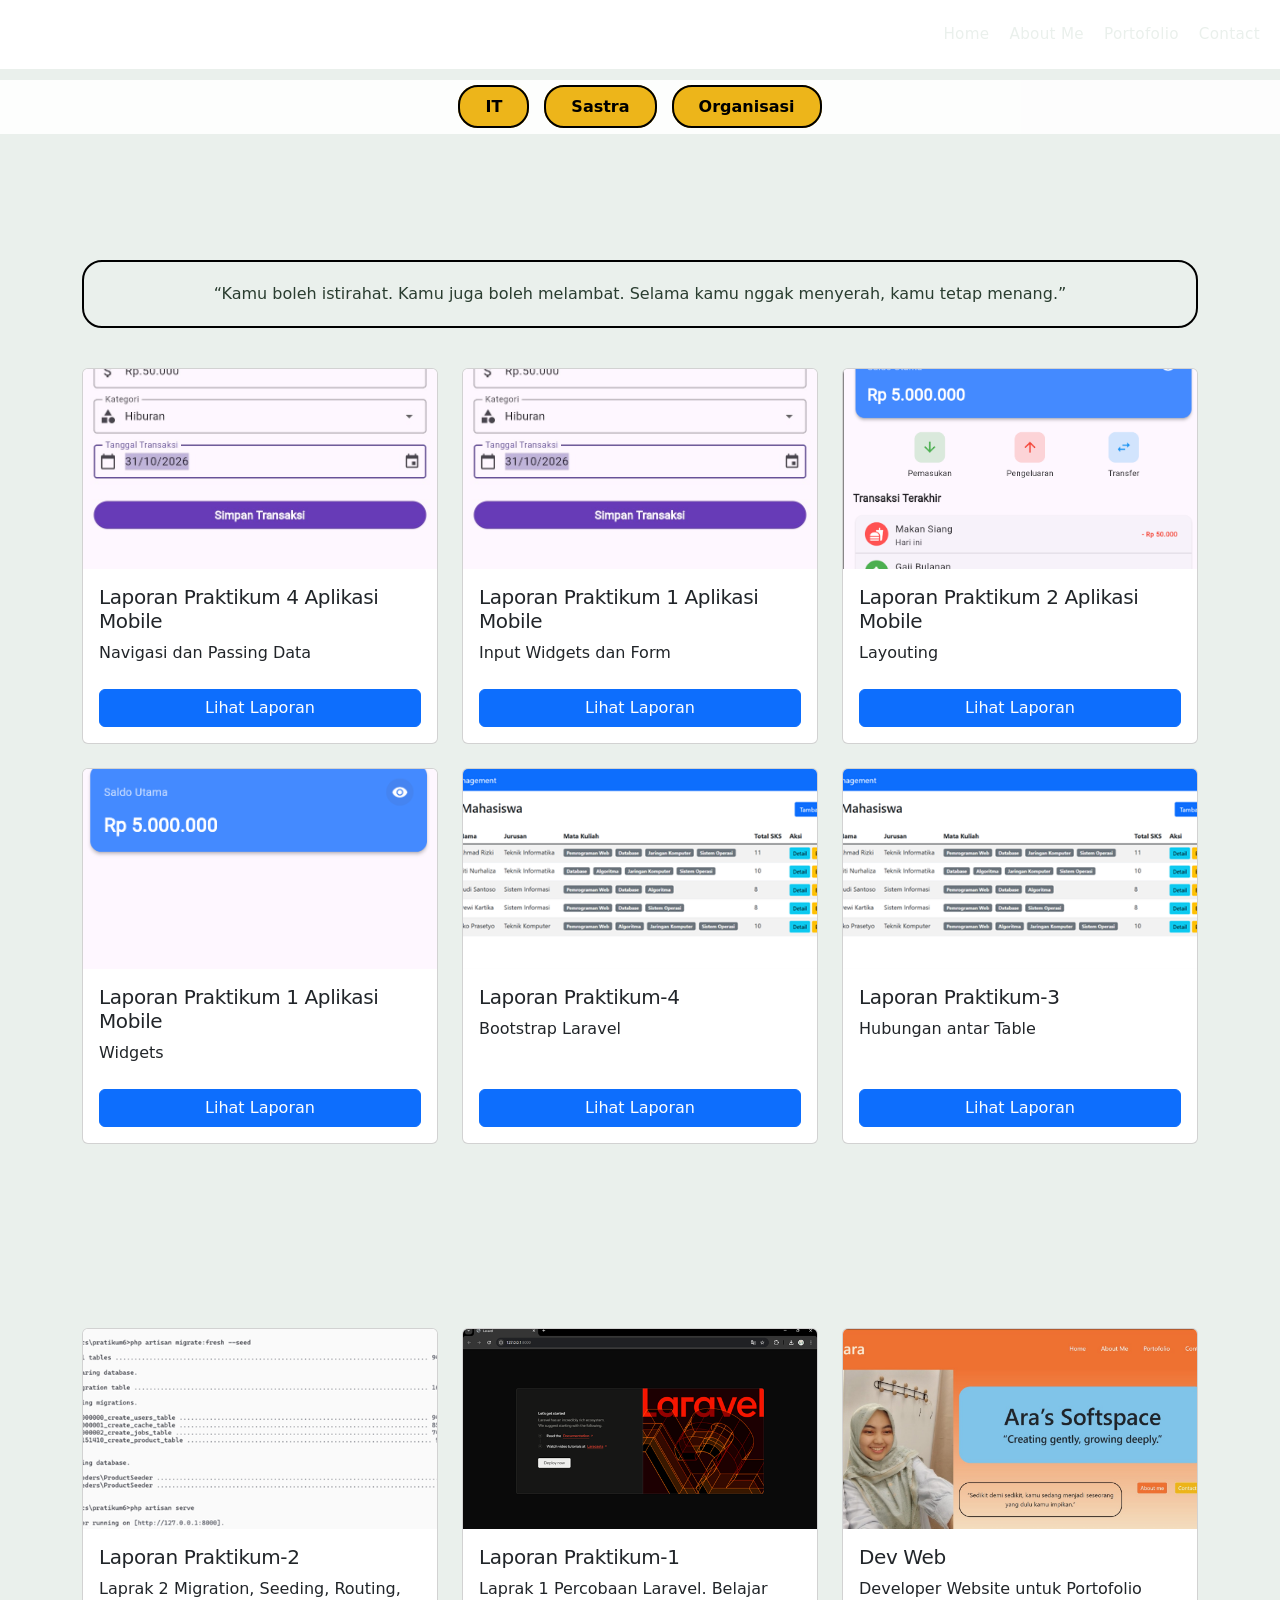
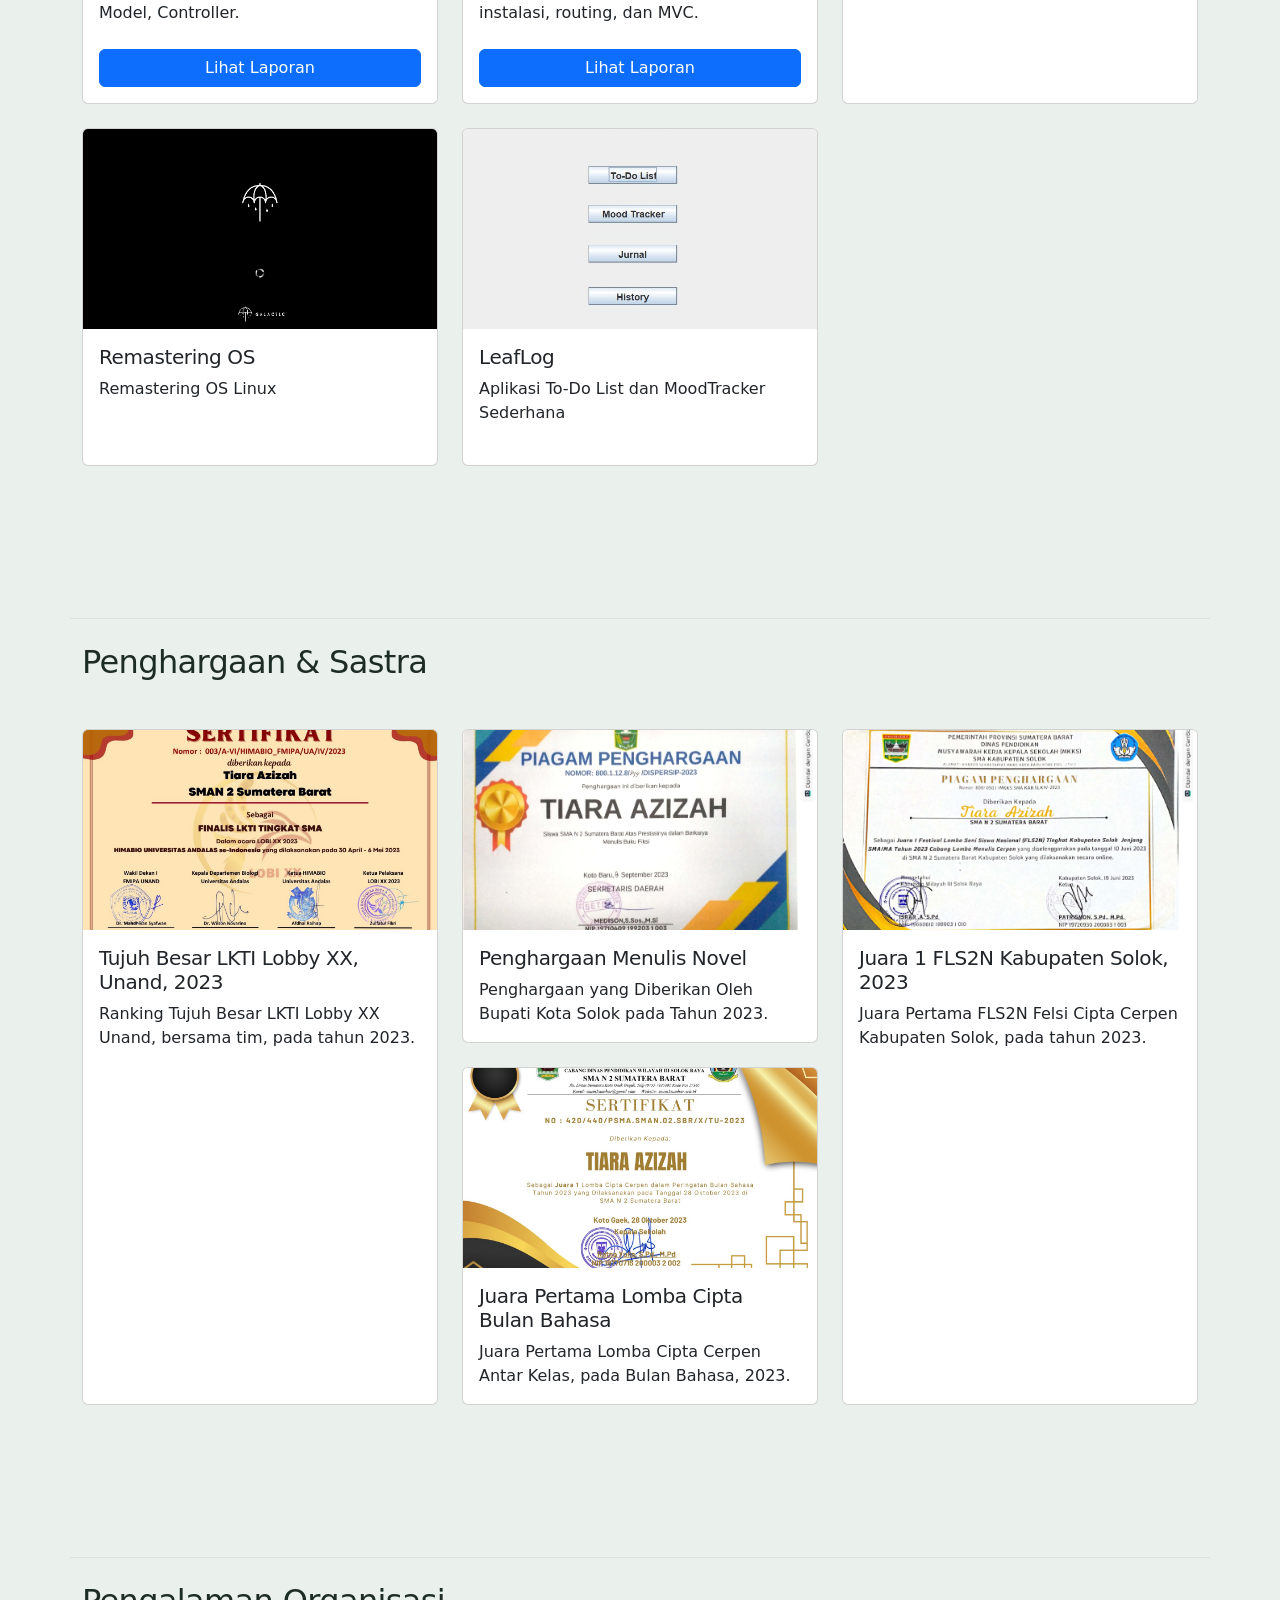
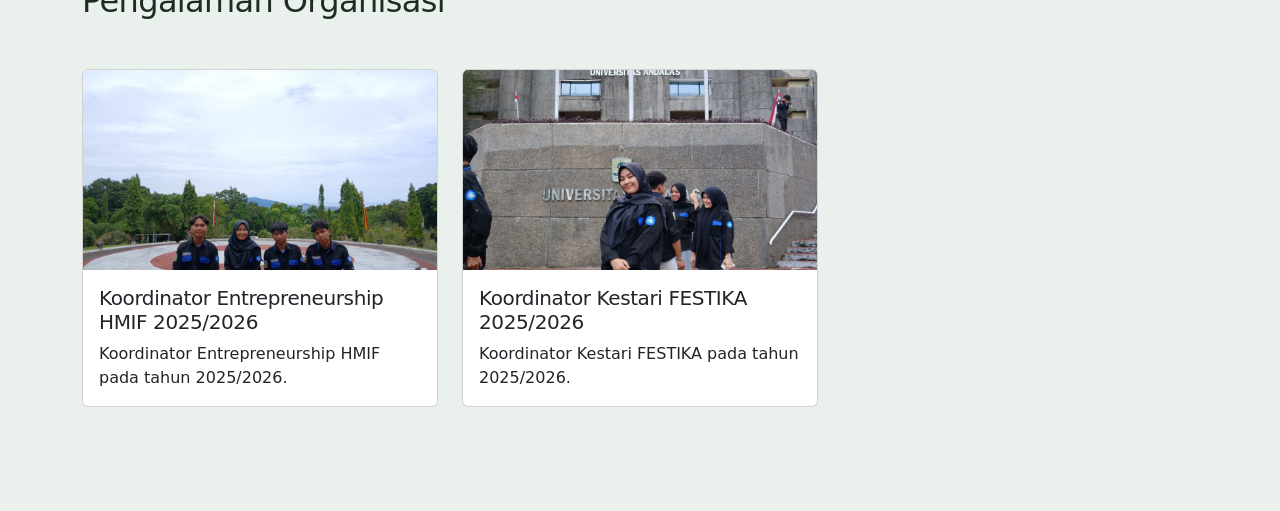
<file: portofolio.html>
<!DOCTYPE html>
<html lang="en">
<head>
    <meta charset="UTF-8">
    <meta name="viewport" content="width=device-width, initial-scale=1.0">
    <title>AraNotes – Portfolio</title>
    <link rel="stylesheet" href="css/boostrap.css">
    <link rel="stylesheet" href="https://cdnjs.cloudflare.com/ajax/libs/font-awesome/6.0.0-beta3/css/all.min.css">
    <link rel="stylesheet" href="css/costum.css">
    <style>
        /* Menambahkan ruang gulir agar konten tidak tertutup fixed navbar saat link diklik */
        section {
            scroll-margin-top: 200px;
        }
        
        .nav-pills-custom li a {
            color: rgb(0, 0, 0); 
            text-decoration: none; 
            padding: 10px 25px; 
            border-radius: 20px; 
            background-color: #edb51a; 
            border: 2px solid black;
            font-weight: bold;
            transition: 0.3s;
        }

        .nav-pills-custom li a:hover {
            background-color: #d4a017;
        }
    </style>
</head>
<body>
    
    <!-- Navbar Pertama -->
    <nav class="navbar" style="position: fixed; top: 0; left: 0; width: 100%; z-index: 10000; background-color: white; padding: 10px 20px;">
        <h1 style="font-size: 40px; margin: 0;">Tiara</h1>
        <ul style="display: flex; gap: 20px; list-style: none; margin: 0;">
            <li><a href="index.html">Home</a></li>
            <li><a href="about.html">About Me</a></li>
            <li><a href="#">Portofolio</a></li>
            <li><a href="contac.html">Contact</a></li>
        </ul>
    </nav>

    <!-- Navbar Kedua -->
    <nav class="navbar-second" style="position: fixed; top: 80px; left: 0; width: 100%; padding: 15px 20px; z-index: 9999; background-color: rgba(255, 255, 255, 0.9);">
        <ul class="nav-pills-custom" style="list-style: none; display: flex; gap: 15px; margin: 0; padding: 0; justify-content: center;">
            <li><a href="#it">IT</a></li>
            <li><a href="#sastra">Sastra</a></li>
            <li><a href="#organisasi">Organisasi</a></li>
        </ul>
    </nav>

    <!-- Bungkus semua konten ke dalam container agar margin kiri-kanan rapi -->
    <div class="container" style="margin-top: 180px;">

        <!-- Section IT -->
        <section id="it" class="row">
            <div class="col-12 mb-4">
                <p style="padding: 20px; border-radius: 20px; border: 2px solid black; text-align: center; font-weight: 500;">
                    “Kamu boleh istirahat. Kamu juga boleh melambat. Selama kamu nggak menyerah, kamu tetap menang.”
                </p>
            </div>
            
            <!-- Col Apmol4 -->
            <div class="col-12 col-md-4 col-lg-4 mb-4">
                <div class="card h-100">
                    <img src="Apmol3/output.jpeg" style="height: 200px; object-fit: cover;" class="card-img-top" alt="Gambar 1">
                    <div class="card-body d-flex flex-column">
                        <h5 class="card-title">Laporan Praktikum 4 Aplikasi Mobile</h5>
                        <p class="card-text mb-4">Navigasi dan Passing Data</p>
                        <a href="Apmol3.html" class="btn btn-primary mt-auto">Lihat Laporan</a>
                    </div>
                </div>
            </div>

            <!-- Col Apmol3 -->
            <div class="col-12 col-md-4 col-lg-4 mb-4">
                <div class="card h-100">
                    <img src="Apmol3/output.jpeg" style="height: 200px; object-fit: cover;" class="card-img-top" alt="Gambar 1">
                    <div class="card-body d-flex flex-column">
                        <h5 class="card-title">Laporan Praktikum 1 Aplikasi Mobile</h5>
                        <p class="card-text mb-4">Input Widgets dan Form</p>
                        <a href="Apmol3.html" class="btn btn-primary mt-auto">Lihat Laporan</a>
                    </div>
                </div>
            </div>

            <!-- Apmol 2 -->
            <div class="col-12 col-md-4 col-lg-4 mb-4">
                <div class="card h-100">
                    <img src="Apmol2/output2.png" style="height: 200px; object-fit: cover;" class="card-img-top" alt="Gambar 1">
                    <div class="card-body d-flex flex-column">
                        <h5 class="card-title">Laporan Praktikum 2 Aplikasi Mobile</h5>
                        <p class="card-text mb-4">Layouting</p>
                        <a href="Apmpl2.html" class="btn btn-primary mt-auto">Lihat Laporan</a>
                    </div>
                </div>
            </div>

            <!-- Apmol 1 -->
            <div class="col-12 col-md-4 col-lg-4 mb-4">
                <div class="card h-100">
                    <img src="Apmol1/output1.png" style="height: 200px; object-fit: cover;" class="card-img-top" alt="Gambar 1">
                    <div class="card-body d-flex flex-column">
                        <h5 class="card-title">Laporan Praktikum 1 Aplikasi Mobile</h5>
                        <p class="card-text mb-4">Widgets</p>
                        <a href="Apmol1.html" class="btn btn-primary mt-auto">Lihat Laporan</a>
                    </div>
                </div>
            </div>
            
            <!-- Col 3 -->
            <div class="col-12 col-md-4 col-lg-4 mb-4">
                <div class="card h-100">
                    <img src="prk7/cover.png" style="height: 200px; object-fit: cover;" class="card-img-top" alt="Gambar 1">
                    <div class="card-body d-flex flex-column">
                        <h5 class="card-title">Laporan Praktikum-4</h5>
                        <p class="card-text mb-4">Bootstrap Laravel</p>
                        <a href="laprak9.html" class="btn btn-primary mt-auto">Lihat Laporan</a>
                    </div>
                </div>
            </div>

            <!-- Col 4 -->
            <div class="col-12 col-md-4 col-lg-4 mb-4">
                <div class="card h-100">
                    <img src="prk7/cover.png" style="height: 200px; object-fit: cover;" class="card-img-top" alt="Gambar 1">
                    <div class="card-body d-flex flex-column">
                        <h5 class="card-title">Laporan Praktikum-3</h5>
                        <p class="card-text mb-4">Hubungan antar Table</p>
                        <a href="laprak7.html" class="btn btn-primary mt-auto">Lihat Laporan</a>
                    </div>
                </div>
            </div>
        </section>

        <!-- Lanjutan Section IT / Projects -->
        <section class="row">
            <!-- Col 5 -->
            <div class="col-12 col-md-4 col-lg-4 mb-4">
                <div class="card h-100">
                    <img src="prk6/cover.png" style="height: 200px; object-fit: cover;" class="card-img-top" alt="Gambar 1">
                    <div class="card-body d-flex flex-column">
                        <h5 class="card-title">Laporan Praktikum-2</h5>
                        <p class="card-text mb-4">Laprak 2 Migration, Seeding, Routing, Model, Controller.</p>
                        <a href="laprak6.html" class="btn btn-primary mt-auto">Lihat Laporan</a>
                    </div>
                </div>
            </div>
            
            <!-- Col 6 -->
            <div class="col-12 col-md-4 col-lg-4 mb-4">
                <div class="card h-100">
                    <img src="image/laravel.png" style="height: 200px; object-fit: cover;" class="card-img-top" alt="Gambar 1">
                    <div class="card-body d-flex flex-column">
                        <h5 class="card-title">Laporan Praktikum-1</h5>
                        <p class="card-text mb-4">Laprak 1 Percobaan Laravel. Belajar instalasi, routing, dan MVC.</p>
                        <a href="laprak.html" class="btn btn-primary mt-auto">Lihat Laporan</a>
                    </div>
                </div>
            </div>
            
            <!-- Col 7 -->
            <div class="col-12 col-md-4 col-lg-4 mb-4">
                <div class="card h-100">
                    <img src="image/web.jpg" style="height: 200px; object-fit: cover;" class="card-img-top" alt="Gambar 1">
                    <div class="card-body d-flex flex-column">
                        <h5 class="card-title">Dev Web</h5>
                        <p class="card-text mb-4">Developer Website untuk Portofolio</p>
                    </div>
                </div>
            </div>   
            
            <!-- Col 8 -->
            <div class="col-12 col-md-4 col-lg-4 mb-4">
                <div class="card h-100">
                    <img src="image/string.jpg" style="height: 200px; object-fit: cover;" class="card-img-top" alt="Gambar 2">
                    <div class="card-body d-flex flex-column">
                        <h5 class="card-title">Remastering OS</h5>
                        <p class="card-text mb-4">Remastering OS Linux</p>
                    </div>
                </div>
            </div>
            
            <!-- Col 9 -->
            <div class="col-12 col-md-4 col-lg-4 mb-4">
                <div class="card h-100">
                    <img src="image/leaf.jpg" style="height: 200px; object-fit: cover;" class="card-img-top" alt="Gambar 3">
                    <div class="card-body d-flex flex-column">
                        <h5 class="card-title">LeafLog</h5>
                        <p class="card-text mb-4">Aplikasi To-Do List dan MoodTracker Sederhana</p>
                    </div>
                </div>
            </div>
        </section>

        <!-- Section Sastra -->
        <section id="sastra" class="row mt-5 pt-4 border-top">
            <div class="col-12 mb-4">
                <h2>Penghargaan & Sastra</h2>
            </div>
            
            <!-- Col 1 -->
            <div class="col-12 col-md-4 col-lg-4 mb-4">
                <div class="card h-100">
                    <img src="image/LKTI.jpg" style="height: 200px; object-fit: cover;" class="card-img-top" alt="Gambar 1">
                    <div class="card-body">
                        <h5 class="card-title">Tujuh Besar LKTI Lobby XX, Unand, 2023</h5>
                        <p class="card-text">Ranking Tujuh Besar LKTI Lobby XX Unand, bersama tim, pada tahun 2023.</p>
                    </div>
                </div> 
            </div>

            <!-- Col 2 -->
            <div class="col-12 col-md-4 col-lg-4 mb-4">
                <div class="card mb-4">
                    <img src="image/Menulis Novel.jpg" style="height: 200px; object-fit: cover;" class="card-img-top" alt="Gambar 2">
                    <div class="card-body">
                        <h5 class="card-title">Penghargaan Menulis Novel</h5>
                        <p class="card-text">Penghargaan yang Diberikan Oleh Bupati Kota Solok pada Tahun 2023.</p>
                    </div>
                </div>
                
                <div class="card">
                    <img src="image/Sertif Bulan Bahasa.jpg" style="height: 200px; object-fit: cover;" class="card-img-top" alt="Gambar 3">
                    <div class="card-body">
                        <h5 class="card-title">Juara Pertama Lomba Cipta Bulan Bahasa</h5>
                        <p class="card-text">Juara Pertama Lomba Cipta Cerpen Antar Kelas, pada Bulan Bahasa, 2023.</p>
                    </div>
                </div>
            </div>

            <!-- Col 3 -->
            <div class="col-12 col-md-4 col-lg-4 mb-4">
                <div class="card h-100">
                    <img src="image/FLS2N.jpg" style="height: 200px; object-fit: cover;" class="card-img-top" alt="Gambar 3">
                    <div class="card-body">
                        <h5 class="card-title">Juara 1 FLS2N Kabupaten Solok, 2023</h5>
                        <p class="card-text">Juara Pertama FLS2N Felsi Cipta Cerpen Kabupaten Solok, pada tahun 2023.</p>
                    </div>
                </div>
            </div>
        </section>

        <!-- Section Organisasi -->
        <section id="organisasi" class="row mt-5 pt-4 border-top">
            <div class="col-12 mb-4">
                <h2>Pengalaman Organisasi</h2>
            </div>
            
            <!-- Col 1 -->
            <div class="col-12 col-md-4 col-lg-4 mb-4">
                <div class="card h-100">
                    <img src="image/koor.jpg" style="height: 200px; object-fit: cover;" class="card-img-top" alt="Gambar 1">
                    <div class="card-body">
                        <h5 class="card-title">Koordinator Entrepreneurship HMIF 2025/2026</h5>
                        <p class="card-text">Koordinator Entrepreneurship HMIF pada tahun 2025/2026.</p>
                    </div>
                </div>
            </div>

            <!-- Col 2 -->
            <div class="col-12 col-md-4 col-lg-4 mb-4">
                <div class="card h-100">
                    <img src="image/kestari.jpg" style="height: 200px; object-fit: cover;" class="card-img-top" alt="Gambar 2">
                    <div class="card-body">
                        <h5 class="card-title">Koordinator Kestari FESTIKA 2025/2026</h5>
                        <p class="card-text">Koordinator Kestari FESTIKA pada tahun 2025/2026.</p>
                    </div>
                </div>
            </div>
        </section>

    </div> <!-- Akhir Container -->
    
    <script src="sj/bosstrap.js"></script>
</body>
</html>
</file>
<file: css/costum.css>
/* ========== RESET & VARIABEL MODERN ========== */
* {
    margin: 0;
    padding: 0;
    box-sizing: border-box;
}

body {
    background-color: #EAF0EC;
    font-family: 'Inter', system-ui, -apple-system, 'Segoe UI', Roboto, Helvetica, sans-serif;
    color: #2A3D30;
    line-height: 1.5;
    scroll-behavior: smooth;
}

/* Import Inter font */
@import url('https://fonts.googleapis.com/css2?family=Inter:opsz,wght@14..32,300;14..32,400;14..32,500;14..32,600&display=swap');

/* ========== PALET ELEGAN ========== */
:root {
    --bg-base: #EAF0EC;
    --bg-card: #FFFFFF;
    --bg-dark: #2A3D30;
    --bg-footer: #1F2E24;
    --border-light: #DCE4DF;
    --gold: #C9A84C;
    --gold-soft: #DFC886;
    --text-primary: #1E2D24;
    --text-secondary: #4A6550;
    --text-muted: #7A9E84;
    --shadow-sm: 0 10px 25px -5px rgba(0, 0, 0, 0.03), 0 8px 10px -6px rgba(0, 0, 0, 0.02);
    --shadow-md: 0 20px 25px -12px rgba(0, 0, 0, 0.05);
}

/* ========== TYPOGRAPHY ========== */
h1, h2, h3, h4, h5, h6 {
    font-weight: 500;
    letter-spacing: -0.02em;
    color: var(--text-primary);
}

h1 { font-size: 3.5rem; font-weight: 600; }
h2 { font-size: 2rem; font-weight: 500; margin-bottom: 1.5rem; }
h3 { font-size: 1.5rem; font-weight: 500; }

a {
    text-decoration: none;
    color: inherit;
}

/* ========== LAYOUT ========== */
.container-modern {
    max-width: 1280px;
    margin: 0 auto;
    padding: 0 2rem;
}

section {
    padding: 5rem 0;
}

/* ========== NAVBAR (FIXED, BLUR) ========== */
.navbar {
    position: fixed;
    top: 0;
    left: 0;
    width: 100%;
    background: rgba(42, 61, 48, 0.85);
    backdrop-filter: blur(12px);
    display: flex;
    justify-content: space-between;
    align-items: center;
    padding: 0.75rem 2rem;
    z-index: 1100;
    transition: all 0.3s;
    border-bottom: 1px solid rgba(255,255,255,0.05);
}

.navbar h1 {
    font-size: 1.8rem;
    font-weight: 500;
    color: #FFFFFF;
    letter-spacing: -0.01em;
}

.navbar ul {
    display: flex;
    gap: 2rem;
    list-style: none;
    margin: 0;
}

.navbar li a {
    color: #EAF0EC;
    font-weight: 450;
    font-size: 0.95rem;
    transition: 0.2s;
    letter-spacing: 0.3px;
}

.navbar li a:hover {
    color: var(--gold);
}

/* ========== CARDS ELEGAN ========== */
.card-modern {
    background: var(--bg-card);
    border-radius: 28px;
    padding: 1.8rem;
    box-shadow: var(--shadow-sm);
    border: 1px solid var(--border-light);
    transition: all 0.25s ease;
}

.card-modern:hover {
    transform: translateY(-4px);
    box-shadow: var(--shadow-md);
}

/* ========== BUTTON ========== */
.btn-gold {
    background: var(--gold);
    color: #1E2D24;
    padding: 0.7rem 1.8rem;
    border-radius: 40px;
    font-weight: 500;
    font-size: 0.9rem;
    transition: 0.2s;
    display: inline-flex;
    align-items: center;
    gap: 8px;
    border: none;
    cursor: pointer;
}

.btn-gold:hover {
    background: #B8923A;
    color: white;
}

.btn-outline {
    background: transparent;
    border: 1px solid var(--gold);
    color: var(--gold);
    padding: 0.7rem 1.8rem;
    border-radius: 40px;
    font-weight: 500;
    transition: 0.2s;
}

.btn-outline:hover {
    background: var(--gold);
    color: #1E2D24;
}

/* ========== HERO SECTION ========== */
.hero {
    display: flex;
    flex-wrap: wrap;
    align-items: center;
    gap: 3rem;
    margin-top: 100px;
}

.hero-image {
    flex: 1;
    min-width: 260px;
}

.hero-image img {
    width: 100%;
    max-width: 400px;
    border-radius: 32px;
    object-fit: cover;
    box-shadow: 0 25px 40px -12px rgba(0,0,0,0.15);
}

.hero-content {
    flex: 1;
    background: var(--bg-card);
    border-radius: 32px;
    padding: 2.5rem;
}

.hero-content h1 {
    margin-bottom: 0.75rem;
}

.hero-content h3 {
    color: var(--text-secondary);
    font-weight: 400;
    margin-bottom: 1.5rem;
}

.quote-text {
    border-left: 3px solid var(--gold);
    padding-left: 1.2rem;
    font-style: normal;
    color: var(--text-secondary);
    margin: 1.5rem 0;
}

/* ========== GRID ========== */
.grid-2 {
    display: grid;
    grid-template-columns: repeat(auto-fit, minmax(300px, 1fr));
    gap: 2rem;
}

.grid-3 {
    display: grid;
    grid-template-columns: repeat(auto-fit, minmax(280px, 1fr));
    gap: 2rem;
}

/* ========== SLIDER (CAROUSEL) MODERN ========== */
.carousel {
    border-radius: 28px;
    overflow: hidden;
    box-shadow: var(--shadow-sm);
}

.carousel-item img {
    width: 100%;
    height: 320px;
    object-fit: cover;
}

.carousel-caption {
    background: linear-gradient(to top, rgba(0,0,0,0.6), transparent);
    border-radius: 0 0 28px 28px;
}

/* ========== FORM MODERN ========== */
.form-control, .form-select {
    background: #FFFFFF;
    border: 1px solid var(--border-light);
    border-radius: 20px;
    padding: 0.8rem 1.2rem;
    font-size: 0.95rem;
    transition: 0.2s;
}

.form-control:focus, .form-select:focus {
    border-color: var(--gold);
    box-shadow: 0 0 0 3px rgba(201,168,76,0.2);
    outline: none;
}

/* ========== FOOTER ========== */
footer {
    background: var(--bg-footer);
    color: #C2D9C8;
    text-align: center;
    padding: 2.5rem;
    margin-top: 4rem;
    font-size: 0.85rem;
}

/* ========== RESPONSIVE ========== */
@media (max-width: 768px) {
    .navbar {
        flex-direction: column;
        gap: 0.5rem;
        padding: 1rem;
    }
    .navbar ul {
        gap: 1rem;
        flex-wrap: wrap;
        justify-content: center;
    }
    .hero {
        flex-direction: column;
        text-align: center;
    }
    .hero-content {
        text-align: center;
    }
    .quote-text {
        border-left: none;
        border-top: 2px solid var(--gold);
        padding-top: 1rem;
    }
    h1 { font-size: 2.2rem; }
    h2 { font-size: 1.6rem; }
    section {
        padding: 3rem 0;
    }
    .container-modern {
        padding: 0 1.2rem;
    }
    .carousel-item img {
        height: 220px;
    }
}
</file>
<file: css/boostrap.css>
@charset "UTF-8";/*!
 * Bootstrap  v5.3.8 (https://getbootstrap.com/)
 * Copyright 2011-2025 The Bootstrap Authors
 * Licensed under MIT (https://github.com/twbs/bootstrap/blob/main/LICENSE)
 */:root,[data-bs-theme=light]{--bs-blue:#0d6efd;--bs-indigo:#6610f2;--bs-purple:#6f42c1;--bs-pink:#d63384;--bs-red:#dc3545;--bs-orange:#fd7e14;--bs-yellow:#ffc107;--bs-green:#198754;--bs-teal:#20c997;--bs-cyan:#0dcaf0;--bs-black:#000;--bs-white:#fff;--bs-gray:#6c757d;--bs-gray-dark:#343a40;--bs-gray-100:#f8f9fa;--bs-gray-200:#e9ecef;--bs-gray-300:#dee2e6;--bs-gray-400:#ced4da;--bs-gray-500:#adb5bd;--bs-gray-600:#6c757d;--bs-gray-700:#495057;--bs-gray-800:#343a40;--bs-gray-900:#212529;--bs-primary:#0d6efd;--bs-secondary:#6c757d;--bs-success:#198754;--bs-info:#0dcaf0;--bs-warning:#ffc107;--bs-danger:#dc3545;--bs-light:#f8f9fa;--bs-dark:#212529;--bs-primary-rgb:13,110,253;--bs-secondary-rgb:108,117,125;--bs-success-rgb:25,135,84;--bs-info-rgb:13,202,240;--bs-warning-rgb:255,193,7;--bs-danger-rgb:220,53,69;--bs-light-rgb:248,249,250;--bs-dark-rgb:33,37,41;--bs-primary-text-emphasis:#052c65;--bs-secondary-text-emphasis:#2b2f32;--bs-success-text-emphasis:#0a3622;--bs-info-text-emphasis:#055160;--bs-warning-text-emphasis:#664d03;--bs-danger-text-emphasis:#58151c;--bs-light-text-emphasis:#495057;--bs-dark-text-emphasis:#495057;--bs-primary-bg-subtle:#cfe2ff;--bs-secondary-bg-subtle:#e2e3e5;--bs-success-bg-subtle:#d1e7dd;--bs-info-bg-subtle:#cff4fc;--bs-warning-bg-subtle:#fff3cd;--bs-danger-bg-subtle:#f8d7da;--bs-light-bg-subtle:#fcfcfd;--bs-dark-bg-subtle:#ced4da;--bs-primary-border-subtle:#9ec5fe;--bs-secondary-border-subtle:#c4c8cb;--bs-success-border-subtle:#a3cfbb;--bs-info-border-subtle:#9eeaf9;--bs-warning-border-subtle:#ffe69c;--bs-danger-border-subtle:#f1aeb5;--bs-light-border-subtle:#e9ecef;--bs-dark-border-subtle:#adb5bd;--bs-white-rgb:255,255,255;--bs-black-rgb:0,0,0;--bs-font-sans-serif:system-ui,-apple-system,"Segoe UI",Roboto,"Helvetica Neue","Noto Sans","Liberation Sans",Arial,sans-serif,"Apple Color Emoji","Segoe UI Emoji","Segoe UI Symbol","Noto Color Emoji";--bs-font-monospace:SFMono-Regular,Menlo,Monaco,Consolas,"Liberation Mono","Courier New",monospace;--bs-gradient:linear-gradient(180deg, rgba(255, 255, 255, 0.15), rgba(255, 255, 255, 0));--bs-body-font-family:var(--bs-font-sans-serif);--bs-body-font-size:1rem;--bs-body-font-weight:400;--bs-body-line-height:1.5;--bs-body-color:#212529;--bs-body-color-rgb:33,37,41;--bs-body-bg:#fff;--bs-body-bg-rgb:255,255,255;--bs-emphasis-color:#000;--bs-emphasis-color-rgb:0,0,0;--bs-secondary-color:rgba(33, 37, 41, 0.75);--bs-secondary-color-rgb:33,37,41;--bs-secondary-bg:#e9ecef;--bs-secondary-bg-rgb:233,236,239;--bs-tertiary-color:rgba(33, 37, 41, 0.5);--bs-tertiary-color-rgb:33,37,41;--bs-tertiary-bg:#f8f9fa;--bs-tertiary-bg-rgb:248,249,250;--bs-heading-color:inherit;--bs-link-color:#0d6efd;--bs-link-color-rgb:13,110,253;--bs-link-decoration:underline;--bs-link-hover-color:#0a58ca;--bs-link-hover-color-rgb:10,88,202;--bs-code-color:#d63384;--bs-highlight-color:#212529;--bs-highlight-bg:#fff3cd;--bs-border-width:1px;--bs-border-style:solid;--bs-border-color:#dee2e6;--bs-border-color-translucent:rgba(0, 0, 0, 0.175);--bs-border-radius:0.375rem;--bs-border-radius-sm:0.25rem;--bs-border-radius-lg:0.5rem;--bs-border-radius-xl:1rem;--bs-border-radius-xxl:2rem;--bs-border-radius-2xl:var(--bs-border-radius-xxl);--bs-border-radius-pill:50rem;--bs-box-shadow:0 0.5rem 1rem rgba(0, 0, 0, 0.15);--bs-box-shadow-sm:0 0.125rem 0.25rem rgba(0, 0, 0, 0.075);--bs-box-shadow-lg:0 1rem 3rem rgba(0, 0, 0, 0.175);--bs-box-shadow-inset:inset 0 1px 2px rgba(0, 0, 0, 0.075);--bs-focus-ring-width:0.25rem;--bs-focus-ring-opacity:0.25;--bs-focus-ring-color:rgba(13, 110, 253, 0.25);--bs-form-valid-color:#198754;--bs-form-valid-border-color:#198754;--bs-form-invalid-color:#dc3545;--bs-form-invalid-border-color:#dc3545}[data-bs-theme=dark]{color-scheme:dark;--bs-body-color:#dee2e6;--bs-body-color-rgb:222,226,230;--bs-body-bg:#212529;--bs-body-bg-rgb:33,37,41;--bs-emphasis-color:#fff;--bs-emphasis-color-rgb:255,255,255;--bs-secondary-color:rgba(222, 226, 230, 0.75);--bs-secondary-color-rgb:222,226,230;--bs-secondary-bg:#343a40;--bs-secondary-bg-rgb:52,58,64;--bs-tertiary-color:rgba(222, 226, 230, 0.5);--bs-tertiary-color-rgb:222,226,230;--bs-tertiary-bg:#2b3035;--bs-tertiary-bg-rgb:43,48,53;--bs-primary-text-emphasis:#6ea8fe;--bs-secondary-text-emphasis:#a7acb1;--bs-success-text-emphasis:#75b798;--bs-info-text-emphasis:#6edff6;--bs-warning-text-emphasis:#ffda6a;--bs-danger-text-emphasis:#ea868f;--bs-light-text-emphasis:#f8f9fa;--bs-dark-text-emphasis:#dee2e6;--bs-primary-bg-subtle:#031633;--bs-secondary-bg-subtle:#161719;--bs-success-bg-subtle:#051b11;--bs-info-bg-subtle:#032830;--bs-warning-bg-subtle:#332701;--bs-danger-bg-subtle:#2c0b0e;--bs-light-bg-subtle:#343a40;--bs-dark-bg-subtle:#1a1d20;--bs-primary-border-subtle:#084298;--bs-secondary-border-subtle:#41464b;--bs-success-border-subtle:#0f5132;--bs-info-border-subtle:#087990;--bs-warning-border-subtle:#997404;--bs-danger-border-subtle:#842029;--bs-light-border-subtle:#495057;--bs-dark-border-subtle:#343a40;--bs-heading-color:inherit;--bs-link-color:#6ea8fe;--bs-link-hover-color:#8bb9fe;--bs-link-color-rgb:110,168,254;--bs-link-hover-color-rgb:139,185,254;--bs-code-color:#e685b5;--bs-highlight-color:#dee2e6;--bs-highlight-bg:#664d03;--bs-border-color:#495057;--bs-border-color-translucent:rgba(255, 255, 255, 0.15);--bs-form-valid-color:#75b798;--bs-form-valid-border-color:#75b798;--bs-form-invalid-color:#ea868f;--bs-form-invalid-border-color:#ea868f}*,::after,::before{box-sizing:border-box}@media (prefers-reduced-motion:no-preference){:root{scroll-behavior:smooth}}body{margin:0;font-family:var(--bs-body-font-family);font-size:var(--bs-body-font-size);font-weight:var(--bs-body-font-weight);line-height:var(--bs-body-line-height);color:var(--bs-body-color);text-align:var(--bs-body-text-align);background-color:var(--bs-body-bg);-webkit-text-size-adjust:100%;-webkit-tap-highlight-color:transparent}hr{margin:1rem 0;color:inherit;border:0;border-top:var(--bs-border-width) solid;opacity:.25}.h1,.h2,.h3,.h4,.h5,.h6,h1,h2,h3,h4,h5,h6{margin-top:0;margin-bottom:.5rem;font-weight:500;line-height:1.2;color:var(--bs-heading-color)}.h1,h1{font-size:calc(1.375rem + 1.5vw)}@media (min-width:1200px){.h1,h1{font-size:2.5rem}}.h2,h2{font-size:calc(1.325rem + .9vw)}@media (min-width:1200px){.h2,h2{font-size:2rem}}.h3,h3{font-size:calc(1.3rem + .6vw)}@media (min-width:1200px){.h3,h3{font-size:1.75rem}}.h4,h4{font-size:calc(1.275rem + .3vw)}@media (min-width:1200px){.h4,h4{font-size:1.5rem}}.h5,h5{font-size:1.25rem}.h6,h6{font-size:1rem}p{margin-top:0;margin-bottom:1rem}abbr[title]{-webkit-text-decoration:underline dotted;text-decoration:underline dotted;cursor:help;-webkit-text-decoration-skip-ink:none;text-decoration-skip-ink:none}address{margin-bottom:1rem;font-style:normal;line-height:inherit}ol,ul{padding-left:2rem}dl,ol,ul{margin-top:0;margin-bottom:1rem}ol ol,ol ul,ul ol,ul ul{margin-bottom:0}dt{font-weight:700}dd{margin-bottom:.5rem;margin-left:0}blockquote{margin:0 0 1rem}b,strong{font-weight:bolder}.small,small{font-size:.875em}.mark,mark{padding:.1875em;color:var(--bs-highlight-color);background-color:var(--bs-highlight-bg)}sub,sup{position:relative;font-size:.75em;line-height:0;vertical-align:baseline}sub{bottom:-.25em}sup{top:-.5em}a{color:rgba(var(--bs-link-color-rgb),var(--bs-link-opacity,1));text-decoration:underline}a:hover{--bs-link-color-rgb:var(--bs-link-hover-color-rgb)}a:not([href]):not([class]),a:not([href]):not([class]):hover{color:inherit;text-decoration:none}code,kbd,pre,samp{font-family:var(--bs-font-monospace);font-size:1em}pre{display:block;margin-top:0;margin-bottom:1rem;overflow:auto;font-size:.875em}pre code{font-size:inherit;color:inherit;word-break:normal}code{font-size:.875em;color:var(--bs-code-color);word-wrap:break-word}a>code{color:inherit}kbd{padding:.1875rem .375rem;font-size:.875em;color:var(--bs-body-bg);background-color:var(--bs-body-color);border-radius:.25rem}kbd kbd{padding:0;font-size:1em}figure{margin:0 0 1rem}img,svg{vertical-align:middle}table{caption-side:bottom;border-collapse:collapse}caption{padding-top:.5rem;padding-bottom:.5rem;color:var(--bs-secondary-color);text-align:left}th{text-align:inherit;text-align:-webkit-match-parent}tbody,td,tfoot,th,thead,tr{border-color:inherit;border-style:solid;border-width:0}label{display:inline-block}button{border-radius:0}button:focus:not(:focus-visible){outline:0}button,input,optgroup,select,textarea{margin:0;font-family:inherit;font-size:inherit;line-height:inherit}button,select{text-transform:none}[role=button]{cursor:pointer}select{word-wrap:normal}select:disabled{opacity:1}[list]:not([type=date]):not([type=datetime-local]):not([type=month]):not([type=week]):not([type=time])::-webkit-calendar-picker-indicator{display:none!important}[type=button],[type=reset],[type=submit],button{-webkit-appearance:button}[type=button]:not(:disabled),[type=reset]:not(:disabled),[type=submit]:not(:disabled),button:not(:disabled){cursor:pointer}::-moz-focus-inner{padding:0;border-style:none}textarea{resize:vertical}fieldset{min-width:0;padding:0;margin:0;border:0}legend{float:left;width:100%;padding:0;margin-bottom:.5rem;line-height:inherit;font-size:calc(1.275rem + .3vw)}@media (min-width:1200px){legend{font-size:1.5rem}}legend+*{clear:left}::-webkit-datetime-edit-day-field,::-webkit-datetime-edit-fields-wrapper,::-webkit-datetime-edit-hour-field,::-webkit-datetime-edit-minute,::-webkit-datetime-edit-month-field,::-webkit-datetime-edit-text,::-webkit-datetime-edit-year-field{padding:0}::-webkit-inner-spin-button{height:auto}[type=search]{-webkit-appearance:textfield;outline-offset:-2px}[type=search]::-webkit-search-cancel-button{cursor:pointer;filter:grayscale(1)}::-webkit-search-decoration{-webkit-appearance:none}::-webkit-color-swatch-wrapper{padding:0}::-webkit-file-upload-button{font:inherit;-webkit-appearance:button}::file-selector-button{font:inherit;-webkit-appearance:button}output{display:inline-block}iframe{border:0}summary{display:list-item;cursor:pointer}progress{vertical-align:baseline}[hidden]{display:none!important}.lead{font-size:1.25rem;font-weight:300}.display-1{font-weight:300;line-height:1.2;font-size:calc(1.625rem + 4.5vw)}@media (min-width:1200px){.display-1{font-size:5rem}}.display-2{font-weight:300;line-height:1.2;font-size:calc(1.575rem + 3.9vw)}@media (min-width:1200px){.display-2{font-size:4.5rem}}.display-3{font-weight:300;line-height:1.2;font-size:calc(1.525rem + 3.3vw)}@media (min-width:1200px){.display-3{font-size:4rem}}.display-4{font-weight:300;line-height:1.2;font-size:calc(1.475rem + 2.7vw)}@media (min-width:1200px){.display-4{font-size:3.5rem}}.display-5{font-weight:300;line-height:1.2;font-size:calc(1.425rem + 2.1vw)}@media (min-width:1200px){.display-5{font-size:3rem}}.display-6{font-weight:300;line-height:1.2;font-size:calc(1.375rem + 1.5vw)}@media (min-width:1200px){.display-6{font-size:2.5rem}}.list-unstyled{padding-left:0;list-style:none}.list-inline{padding-left:0;list-style:none}.list-inline-item{display:inline-block}.list-inline-item:not(:last-child){margin-right:.5rem}.initialism{font-size:.875em;text-transform:uppercase}.blockquote{margin-bottom:1rem;font-size:1.25rem}.blockquote>:last-child{margin-bottom:0}.blockquote-footer{margin-top:-1rem;margin-bottom:1rem;font-size:.875em;color:#6c757d}.blockquote-footer::before{content:"— "}.img-fluid{max-width:100%;height:auto}.img-thumbnail{padding:.25rem;background-color:var(--bs-body-bg);border:var(--bs-border-width) solid var(--bs-border-color);border-radius:var(--bs-border-radius);max-width:100%;height:auto}.figure{display:inline-block}.figure-img{margin-bottom:.5rem;line-height:1}.figure-caption{font-size:.875em;color:var(--bs-secondary-color)}.container,.container-fluid,.container-lg,.container-md,.container-sm,.container-xl,.container-xxl{--bs-gutter-x:1.5rem;--bs-gutter-y:0;width:100%;padding-right:calc(var(--bs-gutter-x) * .5);padding-left:calc(var(--bs-gutter-x) * .5);margin-right:auto;margin-left:auto}@media (min-width:576px){.container,.container-sm{max-width:540px}}@media (min-width:768px){.container,.container-md,.container-sm{max-width:720px}}@media (min-width:992px){.container,.container-lg,.container-md,.container-sm{max-width:960px}}@media (min-width:1200px){.container,.container-lg,.container-md,.container-sm,.container-xl{max-width:1140px}}@media (min-width:1400px){.container,.container-lg,.container-md,.container-sm,.container-xl,.container-xxl{max-width:1320px}}:root{--bs-breakpoint-xs:0;--bs-breakpoint-sm:576px;--bs-breakpoint-md:768px;--bs-breakpoint-lg:992px;--bs-breakpoint-xl:1200px;--bs-breakpoint-xxl:1400px}.row{--bs-gutter-x:1.5rem;--bs-gutter-y:0;display:flex;flex-wrap:wrap;margin-top:calc(-1 * var(--bs-gutter-y));margin-right:calc(-.5 * var(--bs-gutter-x));margin-left:calc(-.5 * var(--bs-gutter-x))}.row>*{flex-shrink:0;width:100%;max-width:100%;padding-right:calc(var(--bs-gutter-x) * .5);padding-left:calc(var(--bs-gutter-x) * .5);margin-top:var(--bs-gutter-y)}.col{flex:1 0 0}.row-cols-auto>*{flex:0 0 auto;width:auto}.row-cols-1>*{flex:0 0 auto;width:100%}.row-cols-2>*{flex:0 0 auto;width:50%}.row-cols-3>*{flex:0 0 auto;width:33.33333333%}.row-cols-4>*{flex:0 0 auto;width:25%}.row-cols-5>*{flex:0 0 auto;width:20%}.row-cols-6>*{flex:0 0 auto;width:16.66666667%}.col-auto{flex:0 0 auto;width:auto}.col-1{flex:0 0 auto;width:8.33333333%}.col-2{flex:0 0 auto;width:16.66666667%}.col-3{flex:0 0 auto;width:25%}.col-4{flex:0 0 auto;width:33.33333333%}.col-5{flex:0 0 auto;width:41.66666667%}.col-6{flex:0 0 auto;width:50%}.col-7{flex:0 0 auto;width:58.33333333%}.col-8{flex:0 0 auto;width:66.66666667%}.col-9{flex:0 0 auto;width:75%}.col-10{flex:0 0 auto;width:83.33333333%}.col-11{flex:0 0 auto;width:91.66666667%}.col-12{flex:0 0 auto;width:100%}.offset-1{margin-left:8.33333333%}.offset-2{margin-left:16.66666667%}.offset-3{margin-left:25%}.offset-4{margin-left:33.33333333%}.offset-5{margin-left:41.66666667%}.offset-6{margin-left:50%}.offset-7{margin-left:58.33333333%}.offset-8{margin-left:66.66666667%}.offset-9{margin-left:75%}.offset-10{margin-left:83.33333333%}.offset-11{margin-left:91.66666667%}.g-0,.gx-0{--bs-gutter-x:0}.g-0,.gy-0{--bs-gutter-y:0}.g-1,.gx-1{--bs-gutter-x:0.25rem}.g-1,.gy-1{--bs-gutter-y:0.25rem}.g-2,.gx-2{--bs-gutter-x:0.5rem}.g-2,.gy-2{--bs-gutter-y:0.5rem}.g-3,.gx-3{--bs-gutter-x:1rem}.g-3,.gy-3{--bs-gutter-y:1rem}.g-4,.gx-4{--bs-gutter-x:1.5rem}.g-4,.gy-4{--bs-gutter-y:1.5rem}.g-5,.gx-5{--bs-gutter-x:3rem}.g-5,.gy-5{--bs-gutter-y:3rem}@media (min-width:576px){.col-sm{flex:1 0 0}.row-cols-sm-auto>*{flex:0 0 auto;width:auto}.row-cols-sm-1>*{flex:0 0 auto;width:100%}.row-cols-sm-2>*{flex:0 0 auto;width:50%}.row-cols-sm-3>*{flex:0 0 auto;width:33.33333333%}.row-cols-sm-4>*{flex:0 0 auto;width:25%}.row-cols-sm-5>*{flex:0 0 auto;width:20%}.row-cols-sm-6>*{flex:0 0 auto;width:16.66666667%}.col-sm-auto{flex:0 0 auto;width:auto}.col-sm-1{flex:0 0 auto;width:8.33333333%}.col-sm-2{flex:0 0 auto;width:16.66666667%}.col-sm-3{flex:0 0 auto;width:25%}.col-sm-4{flex:0 0 auto;width:33.33333333%}.col-sm-5{flex:0 0 auto;width:41.66666667%}.col-sm-6{flex:0 0 auto;width:50%}.col-sm-7{flex:0 0 auto;width:58.33333333%}.col-sm-8{flex:0 0 auto;width:66.66666667%}.col-sm-9{flex:0 0 auto;width:75%}.col-sm-10{flex:0 0 auto;width:83.33333333%}.col-sm-11{flex:0 0 auto;width:91.66666667%}.col-sm-12{flex:0 0 auto;width:100%}.offset-sm-0{margin-left:0}.offset-sm-1{margin-left:8.33333333%}.offset-sm-2{margin-left:16.66666667%}.offset-sm-3{margin-left:25%}.offset-sm-4{margin-left:33.33333333%}.offset-sm-5{margin-left:41.66666667%}.offset-sm-6{margin-left:50%}.offset-sm-7{margin-left:58.33333333%}.offset-sm-8{margin-left:66.66666667%}.offset-sm-9{margin-left:75%}.offset-sm-10{margin-left:83.33333333%}.offset-sm-11{margin-left:91.66666667%}.g-sm-0,.gx-sm-0{--bs-gutter-x:0}.g-sm-0,.gy-sm-0{--bs-gutter-y:0}.g-sm-1,.gx-sm-1{--bs-gutter-x:0.25rem}.g-sm-1,.gy-sm-1{--bs-gutter-y:0.25rem}.g-sm-2,.gx-sm-2{--bs-gutter-x:0.5rem}.g-sm-2,.gy-sm-2{--bs-gutter-y:0.5rem}.g-sm-3,.gx-sm-3{--bs-gutter-x:1rem}.g-sm-3,.gy-sm-3{--bs-gutter-y:1rem}.g-sm-4,.gx-sm-4{--bs-gutter-x:1.5rem}.g-sm-4,.gy-sm-4{--bs-gutter-y:1.5rem}.g-sm-5,.gx-sm-5{--bs-gutter-x:3rem}.g-sm-5,.gy-sm-5{--bs-gutter-y:3rem}}@media (min-width:768px){.col-md{flex:1 0 0}.row-cols-md-auto>*{flex:0 0 auto;width:auto}.row-cols-md-1>*{flex:0 0 auto;width:100%}.row-cols-md-2>*{flex:0 0 auto;width:50%}.row-cols-md-3>*{flex:0 0 auto;width:33.33333333%}.row-cols-md-4>*{flex:0 0 auto;width:25%}.row-cols-md-5>*{flex:0 0 auto;width:20%}.row-cols-md-6>*{flex:0 0 auto;width:16.66666667%}.col-md-auto{flex:0 0 auto;width:auto}.col-md-1{flex:0 0 auto;width:8.33333333%}.col-md-2{flex:0 0 auto;width:16.66666667%}.col-md-3{flex:0 0 auto;width:25%}.col-md-4{flex:0 0 auto;width:33.33333333%}.col-md-5{flex:0 0 auto;width:41.66666667%}.col-md-6{flex:0 0 auto;width:50%}.col-md-7{flex:0 0 auto;width:58.33333333%}.col-md-8{flex:0 0 auto;width:66.66666667%}.col-md-9{flex:0 0 auto;width:75%}.col-md-10{flex:0 0 auto;width:83.33333333%}.col-md-11{flex:0 0 auto;width:91.66666667%}.col-md-12{flex:0 0 auto;width:100%}.offset-md-0{margin-left:0}.offset-md-1{margin-left:8.33333333%}.offset-md-2{margin-left:16.66666667%}.offset-md-3{margin-left:25%}.offset-md-4{margin-left:33.33333333%}.offset-md-5{margin-left:41.66666667%}.offset-md-6{margin-left:50%}.offset-md-7{margin-left:58.33333333%}.offset-md-8{margin-left:66.66666667%}.offset-md-9{margin-left:75%}.offset-md-10{margin-left:83.33333333%}.offset-md-11{margin-left:91.66666667%}.g-md-0,.gx-md-0{--bs-gutter-x:0}.g-md-0,.gy-md-0{--bs-gutter-y:0}.g-md-1,.gx-md-1{--bs-gutter-x:0.25rem}.g-md-1,.gy-md-1{--bs-gutter-y:0.25rem}.g-md-2,.gx-md-2{--bs-gutter-x:0.5rem}.g-md-2,.gy-md-2{--bs-gutter-y:0.5rem}.g-md-3,.gx-md-3{--bs-gutter-x:1rem}.g-md-3,.gy-md-3{--bs-gutter-y:1rem}.g-md-4,.gx-md-4{--bs-gutter-x:1.5rem}.g-md-4,.gy-md-4{--bs-gutter-y:1.5rem}.g-md-5,.gx-md-5{--bs-gutter-x:3rem}.g-md-5,.gy-md-5{--bs-gutter-y:3rem}}@media (min-width:992px){.col-lg{flex:1 0 0}.row-cols-lg-auto>*{flex:0 0 auto;width:auto}.row-cols-lg-1>*{flex:0 0 auto;width:100%}.row-cols-lg-2>*{flex:0 0 auto;width:50%}.row-cols-lg-3>*{flex:0 0 auto;width:33.33333333%}.row-cols-lg-4>*{flex:0 0 auto;width:25%}.row-cols-lg-5>*{flex:0 0 auto;width:20%}.row-cols-lg-6>*{flex:0 0 auto;width:16.66666667%}.col-lg-auto{flex:0 0 auto;width:auto}.col-lg-1{flex:0 0 auto;width:8.33333333%}.col-lg-2{flex:0 0 auto;width:16.66666667%}.col-lg-3{flex:0 0 auto;width:25%}.col-lg-4{flex:0 0 auto;width:33.33333333%}.col-lg-5{flex:0 0 auto;width:41.66666667%}.col-lg-6{flex:0 0 auto;width:50%}.col-lg-7{flex:0 0 auto;width:58.33333333%}.col-lg-8{flex:0 0 auto;width:66.66666667%}.col-lg-9{flex:0 0 auto;width:75%}.col-lg-10{flex:0 0 auto;width:83.33333333%}.col-lg-11{flex:0 0 auto;width:91.66666667%}.col-lg-12{flex:0 0 auto;width:100%}.offset-lg-0{margin-left:0}.offset-lg-1{margin-left:8.33333333%}.offset-lg-2{margin-left:16.66666667%}.offset-lg-3{margin-left:25%}.offset-lg-4{margin-left:33.33333333%}.offset-lg-5{margin-left:41.66666667%}.offset-lg-6{margin-left:50%}.offset-lg-7{margin-left:58.33333333%}.offset-lg-8{margin-left:66.66666667%}.offset-lg-9{margin-left:75%}.offset-lg-10{margin-left:83.33333333%}.offset-lg-11{margin-left:91.66666667%}.g-lg-0,.gx-lg-0{--bs-gutter-x:0}.g-lg-0,.gy-lg-0{--bs-gutter-y:0}.g-lg-1,.gx-lg-1{--bs-gutter-x:0.25rem}.g-lg-1,.gy-lg-1{--bs-gutter-y:0.25rem}.g-lg-2,.gx-lg-2{--bs-gutter-x:0.5rem}.g-lg-2,.gy-lg-2{--bs-gutter-y:0.5rem}.g-lg-3,.gx-lg-3{--bs-gutter-x:1rem}.g-lg-3,.gy-lg-3{--bs-gutter-y:1rem}.g-lg-4,.gx-lg-4{--bs-gutter-x:1.5rem}.g-lg-4,.gy-lg-4{--bs-gutter-y:1.5rem}.g-lg-5,.gx-lg-5{--bs-gutter-x:3rem}.g-lg-5,.gy-lg-5{--bs-gutter-y:3rem}}@media (min-width:1200px){.col-xl{flex:1 0 0}.row-cols-xl-auto>*{flex:0 0 auto;width:auto}.row-cols-xl-1>*{flex:0 0 auto;width:100%}.row-cols-xl-2>*{flex:0 0 auto;width:50%}.row-cols-xl-3>*{flex:0 0 auto;width:33.33333333%}.row-cols-xl-4>*{flex:0 0 auto;width:25%}.row-cols-xl-5>*{flex:0 0 auto;width:20%}.row-cols-xl-6>*{flex:0 0 auto;width:16.66666667%}.col-xl-auto{flex:0 0 auto;width:auto}.col-xl-1{flex:0 0 auto;width:8.33333333%}.col-xl-2{flex:0 0 auto;width:16.66666667%}.col-xl-3{flex:0 0 auto;width:25%}.col-xl-4{flex:0 0 auto;width:33.33333333%}.col-xl-5{flex:0 0 auto;width:41.66666667%}.col-xl-6{flex:0 0 auto;width:50%}.col-xl-7{flex:0 0 auto;width:58.33333333%}.col-xl-8{flex:0 0 auto;width:66.66666667%}.col-xl-9{flex:0 0 auto;width:75%}.col-xl-10{flex:0 0 auto;width:83.33333333%}.col-xl-11{flex:0 0 auto;width:91.66666667%}.col-xl-12{flex:0 0 auto;width:100%}.offset-xl-0{margin-left:0}.offset-xl-1{margin-left:8.33333333%}.offset-xl-2{margin-left:16.66666667%}.offset-xl-3{margin-left:25%}.offset-xl-4{margin-left:33.33333333%}.offset-xl-5{margin-left:41.66666667%}.offset-xl-6{margin-left:50%}.offset-xl-7{margin-left:58.33333333%}.offset-xl-8{margin-left:66.66666667%}.offset-xl-9{margin-left:75%}.offset-xl-10{margin-left:83.33333333%}.offset-xl-11{margin-left:91.66666667%}.g-xl-0,.gx-xl-0{--bs-gutter-x:0}.g-xl-0,.gy-xl-0{--bs-gutter-y:0}.g-xl-1,.gx-xl-1{--bs-gutter-x:0.25rem}.g-xl-1,.gy-xl-1{--bs-gutter-y:0.25rem}.g-xl-2,.gx-xl-2{--bs-gutter-x:0.5rem}.g-xl-2,.gy-xl-2{--bs-gutter-y:0.5rem}.g-xl-3,.gx-xl-3{--bs-gutter-x:1rem}.g-xl-3,.gy-xl-3{--bs-gutter-y:1rem}.g-xl-4,.gx-xl-4{--bs-gutter-x:1.5rem}.g-xl-4,.gy-xl-4{--bs-gutter-y:1.5rem}.g-xl-5,.gx-xl-5{--bs-gutter-x:3rem}.g-xl-5,.gy-xl-5{--bs-gutter-y:3rem}}@media (min-width:1400px){.col-xxl{flex:1 0 0}.row-cols-xxl-auto>*{flex:0 0 auto;width:auto}.row-cols-xxl-1>*{flex:0 0 auto;width:100%}.row-cols-xxl-2>*{flex:0 0 auto;width:50%}.row-cols-xxl-3>*{flex:0 0 auto;width:33.33333333%}.row-cols-xxl-4>*{flex:0 0 auto;width:25%}.row-cols-xxl-5>*{flex:0 0 auto;width:20%}.row-cols-xxl-6>*{flex:0 0 auto;width:16.66666667%}.col-xxl-auto{flex:0 0 auto;width:auto}.col-xxl-1{flex:0 0 auto;width:8.33333333%}.col-xxl-2{flex:0 0 auto;width:16.66666667%}.col-xxl-3{flex:0 0 auto;width:25%}.col-xxl-4{flex:0 0 auto;width:33.33333333%}.col-xxl-5{flex:0 0 auto;width:41.66666667%}.col-xxl-6{flex:0 0 auto;width:50%}.col-xxl-7{flex:0 0 auto;width:58.33333333%}.col-xxl-8{flex:0 0 auto;width:66.66666667%}.col-xxl-9{flex:0 0 auto;width:75%}.col-xxl-10{flex:0 0 auto;width:83.33333333%}.col-xxl-11{flex:0 0 auto;width:91.66666667%}.col-xxl-12{flex:0 0 auto;width:100%}.offset-xxl-0{margin-left:0}.offset-xxl-1{margin-left:8.33333333%}.offset-xxl-2{margin-left:16.66666667%}.offset-xxl-3{margin-left:25%}.offset-xxl-4{margin-left:33.33333333%}.offset-xxl-5{margin-left:41.66666667%}.offset-xxl-6{margin-left:50%}.offset-xxl-7{margin-left:58.33333333%}.offset-xxl-8{margin-left:66.66666667%}.offset-xxl-9{margin-left:75%}.offset-xxl-10{margin-left:83.33333333%}.offset-xxl-11{margin-left:91.66666667%}.g-xxl-0,.gx-xxl-0{--bs-gutter-x:0}.g-xxl-0,.gy-xxl-0{--bs-gutter-y:0}.g-xxl-1,.gx-xxl-1{--bs-gutter-x:0.25rem}.g-xxl-1,.gy-xxl-1{--bs-gutter-y:0.25rem}.g-xxl-2,.gx-xxl-2{--bs-gutter-x:0.5rem}.g-xxl-2,.gy-xxl-2{--bs-gutter-y:0.5rem}.g-xxl-3,.gx-xxl-3{--bs-gutter-x:1rem}.g-xxl-3,.gy-xxl-3{--bs-gutter-y:1rem}.g-xxl-4,.gx-xxl-4{--bs-gutter-x:1.5rem}.g-xxl-4,.gy-xxl-4{--bs-gutter-y:1.5rem}.g-xxl-5,.gx-xxl-5{--bs-gutter-x:3rem}.g-xxl-5,.gy-xxl-5{--bs-gutter-y:3rem}}.table{--bs-table-color-type:initial;--bs-table-bg-type:initial;--bs-table-color-state:initial;--bs-table-bg-state:initial;--bs-table-color:var(--bs-emphasis-color);--bs-table-bg:var(--bs-body-bg);--bs-table-border-color:var(--bs-border-color);--bs-table-accent-bg:transparent;--bs-table-striped-color:var(--bs-emphasis-color);--bs-table-striped-bg:rgba(var(--bs-emphasis-color-rgb), 0.05);--bs-table-active-color:var(--bs-emphasis-color);--bs-table-active-bg:rgba(var(--bs-emphasis-color-rgb), 0.1);--bs-table-hover-color:var(--bs-emphasis-color);--bs-table-hover-bg:rgba(var(--bs-emphasis-color-rgb), 0.075);width:100%;margin-bottom:1rem;vertical-align:top;border-color:var(--bs-table-border-color)}.table>:not(caption)>*>*{padding:.5rem .5rem;color:var(--bs-table-color-state,var(--bs-table-color-type,var(--bs-table-color)));background-color:var(--bs-table-bg);border-bottom-width:var(--bs-border-width);box-shadow:inset 0 0 0 9999px var(--bs-table-bg-state,var(--bs-table-bg-type,var(--bs-table-accent-bg)))}.table>tbody{vertical-align:inherit}.table>thead{vertical-align:bottom}.table-group-divider{border-top:calc(var(--bs-border-width) * 2) solid currentcolor}.caption-top{caption-side:top}.table-sm>:not(caption)>*>*{padding:.25rem .25rem}.table-bordered>:not(caption)>*{border-width:var(--bs-border-width) 0}.table-bordered>:not(caption)>*>*{border-width:0 var(--bs-border-width)}.table-borderless>:not(caption)>*>*{border-bottom-width:0}.table-borderless>:not(:first-child){border-top-width:0}.table-striped>tbody>tr:nth-of-type(odd)>*{--bs-table-color-type:var(--bs-table-striped-color);--bs-table-bg-type:var(--bs-table-striped-bg)}.table-striped-columns>:not(caption)>tr>:nth-child(2n){--bs-table-color-type:var(--bs-table-striped-color);--bs-table-bg-type:var(--bs-table-striped-bg)}.table-active{--bs-table-color-state:var(--bs-table-active-color);--bs-table-bg-state:var(--bs-table-active-bg)}.table-hover>tbody>tr:hover>*{--bs-table-color-state:var(--bs-table-hover-color);--bs-table-bg-state:var(--bs-table-hover-bg)}.table-primary{--bs-table-color:#000;--bs-table-bg:#cfe2ff;--bs-table-border-color:#a6b5cc;--bs-table-striped-bg:#c5d7f2;--bs-table-striped-color:#000;--bs-table-active-bg:#bacbe6;--bs-table-active-color:#000;--bs-table-hover-bg:#bfd1ec;--bs-table-hover-color:#000;color:var(--bs-table-color);border-color:var(--bs-table-border-color)}.table-secondary{--bs-table-color:#000;--bs-table-bg:#e2e3e5;--bs-table-border-color:#b5b6b7;--bs-table-striped-bg:#d7d8da;--bs-table-striped-color:#000;--bs-table-active-bg:#cbccce;--bs-table-active-color:#000;--bs-table-hover-bg:#d1d2d4;--bs-table-hover-color:#000;color:var(--bs-table-color);border-color:var(--bs-table-border-color)}.table-success{--bs-table-color:#000;--bs-table-bg:#d1e7dd;--bs-table-border-color:#a7b9b1;--bs-table-striped-bg:#c7dbd2;--bs-table-striped-color:#000;--bs-table-active-bg:#bcd0c7;--bs-table-active-color:#000;--bs-table-hover-bg:#c1d6cc;--bs-table-hover-color:#000;color:var(--bs-table-color);border-color:var(--bs-table-border-color)}.table-info{--bs-table-color:#000;--bs-table-bg:#cff4fc;--bs-table-border-color:#a6c3ca;--bs-table-striped-bg:#c5e8ef;--bs-table-striped-color:#000;--bs-table-active-bg:#badce3;--bs-table-active-color:#000;--bs-table-hover-bg:#bfe2e9;--bs-table-hover-color:#000;color:var(--bs-table-color);border-color:var(--bs-table-border-color)}.table-warning{--bs-table-color:#000;--bs-table-bg:#fff3cd;--bs-table-border-color:#ccc2a4;--bs-table-striped-bg:#f2e7c3;--bs-table-striped-color:#000;--bs-table-active-bg:#e6dbb9;--bs-table-active-color:#000;--bs-table-hover-bg:#ece1be;--bs-table-hover-color:#000;color:var(--bs-table-color);border-color:var(--bs-table-border-color)}.table-danger{--bs-table-color:#000;--bs-table-bg:#f8d7da;--bs-table-border-color:#c6acae;--bs-table-striped-bg:#eccccf;--bs-table-striped-color:#000;--bs-table-active-bg:#dfc2c4;--bs-table-active-color:#000;--bs-table-hover-bg:#e5c7ca;--bs-table-hover-color:#000;color:var(--bs-table-color);border-color:var(--bs-table-border-color)}.table-light{--bs-table-color:#000;--bs-table-bg:#f8f9fa;--bs-table-border-color:#c6c7c8;--bs-table-striped-bg:#ecedee;--bs-table-striped-color:#000;--bs-table-active-bg:#dfe0e1;--bs-table-active-color:#000;--bs-table-hover-bg:#e5e6e7;--bs-table-hover-color:#000;color:var(--bs-table-color);border-color:var(--bs-table-border-color)}.table-dark{--bs-table-color:#fff;--bs-table-bg:#212529;--bs-table-border-color:#4d5154;--bs-table-striped-bg:#2c3034;--bs-table-striped-color:#fff;--bs-table-active-bg:#373b3e;--bs-table-active-color:#fff;--bs-table-hover-bg:#323539;--bs-table-hover-color:#fff;color:var(--bs-table-color);border-color:var(--bs-table-border-color)}.table-responsive{overflow-x:auto;-webkit-overflow-scrolling:touch}@media (max-width:575.98px){.table-responsive-sm{overflow-x:auto;-webkit-overflow-scrolling:touch}}@media (max-width:767.98px){.table-responsive-md{overflow-x:auto;-webkit-overflow-scrolling:touch}}@media (max-width:991.98px){.table-responsive-lg{overflow-x:auto;-webkit-overflow-scrolling:touch}}@media (max-width:1199.98px){.table-responsive-xl{overflow-x:auto;-webkit-overflow-scrolling:touch}}@media (max-width:1399.98px){.table-responsive-xxl{overflow-x:auto;-webkit-overflow-scrolling:touch}}.form-label{margin-bottom:.5rem}.col-form-label{padding-top:calc(.375rem + var(--bs-border-width));padding-bottom:calc(.375rem + var(--bs-border-width));margin-bottom:0;font-size:inherit;line-height:1.5}.col-form-label-lg{padding-top:calc(.5rem + var(--bs-border-width));padding-bottom:calc(.5rem + var(--bs-border-width));font-size:1.25rem}.col-form-label-sm{padding-top:calc(.25rem + var(--bs-border-width));padding-bottom:calc(.25rem + var(--bs-border-width));font-size:.875rem}.form-text{margin-top:.25rem;font-size:.875em;color:var(--bs-secondary-color)}.form-control{display:block;width:100%;padding:.375rem .75rem;font-size:1rem;font-weight:400;line-height:1.5;color:var(--bs-body-color);-webkit-appearance:none;-moz-appearance:none;appearance:none;background-color:var(--bs-body-bg);background-clip:padding-box;border:var(--bs-border-width) solid var(--bs-border-color);border-radius:var(--bs-border-radius);transition:border-color .15s ease-in-out,box-shadow .15s ease-in-out}@media (prefers-reduced-motion:reduce){.form-control{transition:none}}.form-control[type=file]{overflow:hidden}.form-control[type=file]:not(:disabled):not([readonly]){cursor:pointer}.form-control:focus{color:var(--bs-body-color);background-color:var(--bs-body-bg);border-color:#86b7fe;outline:0;box-shadow:0 0 0 .25rem rgba(13,110,253,.25)}.form-control::-webkit-date-and-time-value{min-width:85px;height:1.5em;margin:0}.form-control::-webkit-datetime-edit{display:block;padding:0}.form-control::placeholder{color:var(--bs-secondary-color);opacity:1}.form-control:disabled{background-color:var(--bs-secondary-bg);opacity:1}.form-control::-webkit-file-upload-button{padding:.375rem .75rem;margin:-.375rem -.75rem;-webkit-margin-end:.75rem;margin-inline-end:.75rem;color:var(--bs-body-color);background-color:var(--bs-tertiary-bg);pointer-events:none;border-color:inherit;border-style:solid;border-width:0;border-inline-end-width:var(--bs-border-width);border-radius:0;-webkit-transition:color .15s ease-in-out,background-color .15s ease-in-out,border-color .15s ease-in-out,box-shadow .15s ease-in-out;transition:color .15s ease-in-out,background-color .15s ease-in-out,border-color .15s ease-in-out,box-shadow .15s ease-in-out}.form-control::file-selector-button{padding:.375rem .75rem;margin:-.375rem -.75rem;-webkit-margin-end:.75rem;margin-inline-end:.75rem;color:var(--bs-body-color);background-color:var(--bs-tertiary-bg);pointer-events:none;border-color:inherit;border-style:solid;border-width:0;border-inline-end-width:var(--bs-border-width);border-radius:0;transition:color .15s ease-in-out,background-color .15s ease-in-out,border-color .15s ease-in-out,box-shadow .15s ease-in-out}@media (prefers-reduced-motion:reduce){.form-control::-webkit-file-upload-button{-webkit-transition:none;transition:none}.form-control::file-selector-button{transition:none}}.form-control:hover:not(:disabled):not([readonly])::-webkit-file-upload-button{background-color:var(--bs-secondary-bg)}.form-control:hover:not(:disabled):not([readonly])::file-selector-button{background-color:var(--bs-secondary-bg)}.form-control-plaintext{display:block;width:100%;padding:.375rem 0;margin-bottom:0;line-height:1.5;color:var(--bs-body-color);background-color:transparent;border:solid transparent;border-width:var(--bs-border-width) 0}.form-control-plaintext:focus{outline:0}.form-control-plaintext.form-control-lg,.form-control-plaintext.form-control-sm{padding-right:0;padding-left:0}.form-control-sm{min-height:calc(1.5em + .5rem + calc(var(--bs-border-width) * 2));padding:.25rem .5rem;font-size:.875rem;border-radius:var(--bs-border-radius-sm)}.form-control-sm::-webkit-file-upload-button{padding:.25rem .5rem;margin:-.25rem -.5rem;-webkit-margin-end:.5rem;margin-inline-end:.5rem}.form-control-sm::file-selector-button{padding:.25rem .5rem;margin:-.25rem -.5rem;-webkit-margin-end:.5rem;margin-inline-end:.5rem}.form-control-lg{min-height:calc(1.5em + 1rem + calc(var(--bs-border-width) * 2));padding:.5rem 1rem;font-size:1.25rem;border-radius:var(--bs-border-radius-lg)}.form-control-lg::-webkit-file-upload-button{padding:.5rem 1rem;margin:-.5rem -1rem;-webkit-margin-end:1rem;margin-inline-end:1rem}.form-control-lg::file-selector-button{padding:.5rem 1rem;margin:-.5rem -1rem;-webkit-margin-end:1rem;margin-inline-end:1rem}textarea.form-control{min-height:calc(1.5em + .75rem + calc(var(--bs-border-width) * 2))}textarea.form-control-sm{min-height:calc(1.5em + .5rem + calc(var(--bs-border-width) * 2))}textarea.form-control-lg{min-height:calc(1.5em + 1rem + calc(var(--bs-border-width) * 2))}.form-control-color{width:3rem;height:calc(1.5em + .75rem + calc(var(--bs-border-width) * 2));padding:.375rem}.form-control-color:not(:disabled):not([readonly]){cursor:pointer}.form-control-color::-moz-color-swatch{border:0!important;border-radius:var(--bs-border-radius)}.form-control-color::-webkit-color-swatch{border:0!important;border-radius:var(--bs-border-radius)}.form-control-color.form-control-sm{height:calc(1.5em + .5rem + calc(var(--bs-border-width) * 2))}.form-control-color.form-control-lg{height:calc(1.5em + 1rem + calc(var(--bs-border-width) * 2))}.form-select{--bs-form-select-bg-img:url("data:image/svg+xml,%3csvg xmlns='http://www.w3.org/2000/svg' viewBox='0 0 16 16'%3e%3cpath fill='none' stroke='%23343a40' stroke-linecap='round' stroke-linejoin='round' stroke-width='2' d='m2 5 6 6 6-6'/%3e%3c/svg%3e");display:block;width:100%;padding:.375rem 2.25rem .375rem .75rem;font-size:1rem;font-weight:400;line-height:1.5;color:var(--bs-body-color);-webkit-appearance:none;-moz-appearance:none;appearance:none;background-color:var(--bs-body-bg);background-image:var(--bs-form-select-bg-img),var(--bs-form-select-bg-icon,none);background-repeat:no-repeat;background-position:right .75rem center;background-size:16px 12px;border:var(--bs-border-width) solid var(--bs-border-color);border-radius:var(--bs-border-radius);transition:border-color .15s ease-in-out,box-shadow .15s ease-in-out}@media (prefers-reduced-motion:reduce){.form-select{transition:none}}.form-select:focus{border-color:#86b7fe;outline:0;box-shadow:0 0 0 .25rem rgba(13,110,253,.25)}.form-select[multiple],.form-select[size]:not([size="1"]){padding-right:.75rem;background-image:none}.form-select:disabled{background-color:var(--bs-secondary-bg)}.form-select:-moz-focusring{color:transparent;text-shadow:0 0 0 var(--bs-body-color)}.form-select-sm{padding-top:.25rem;padding-bottom:.25rem;padding-left:.5rem;font-size:.875rem;border-radius:var(--bs-border-radius-sm)}.form-select-lg{padding-top:.5rem;padding-bottom:.5rem;padding-left:1rem;font-size:1.25rem;border-radius:var(--bs-border-radius-lg)}[data-bs-theme=dark] .form-select{--bs-form-select-bg-img:url("data:image/svg+xml,%3csvg xmlns='http://www.w3.org/2000/svg' viewBox='0 0 16 16'%3e%3cpath fill='none' stroke='%23dee2e6' stroke-linecap='round' stroke-linejoin='round' stroke-width='2' d='m2 5 6 6 6-6'/%3e%3c/svg%3e")}.form-check{display:block;min-height:1.5rem;padding-left:1.5em;margin-bottom:.125rem}.form-check .form-check-input{float:left;margin-left:-1.5em}.form-check-reverse{padding-right:1.5em;padding-left:0;text-align:right}.form-check-reverse .form-check-input{float:right;margin-right:-1.5em;margin-left:0}.form-check-input{--bs-form-check-bg:var(--bs-body-bg);flex-shrink:0;width:1em;height:1em;margin-top:.25em;vertical-align:top;-webkit-appearance:none;-moz-appearance:none;appearance:none;background-color:var(--bs-form-check-bg);background-image:var(--bs-form-check-bg-image);background-repeat:no-repeat;background-position:center;background-size:contain;border:var(--bs-border-width) solid var(--bs-border-color);-webkit-print-color-adjust:exact;color-adjust:exact;print-color-adjust:exact}.form-check-input[type=checkbox]{border-radius:.25em}.form-check-input[type=radio]{border-radius:50%}.form-check-input:active{filter:brightness(90%)}.form-check-input:focus{border-color:#86b7fe;outline:0;box-shadow:0 0 0 .25rem rgba(13,110,253,.25)}.form-check-input:checked{background-color:#0d6efd;border-color:#0d6efd}.form-check-input:checked[type=checkbox]{--bs-form-check-bg-image:url("data:image/svg+xml,%3csvg xmlns='http://www.w3.org/2000/svg' viewBox='0 0 20 20'%3e%3cpath fill='none' stroke='%23fff' stroke-linecap='round' stroke-linejoin='round' stroke-width='3' d='m6 10 3 3 6-6'/%3e%3c/svg%3e")}.form-check-input:checked[type=radio]{--bs-form-check-bg-image:url("data:image/svg+xml,%3csvg xmlns='http://www.w3.org/2000/svg' viewBox='-4 -4 8 8'%3e%3ccircle r='2' fill='%23fff'/%3e%3c/svg%3e")}.form-check-input[type=checkbox]:indeterminate{background-color:#0d6efd;border-color:#0d6efd;--bs-form-check-bg-image:url("data:image/svg+xml,%3csvg xmlns='http://www.w3.org/2000/svg' viewBox='0 0 20 20'%3e%3cpath fill='none' stroke='%23fff' stroke-linecap='round' stroke-linejoin='round' stroke-width='3' d='M6 10h8'/%3e%3c/svg%3e")}.form-check-input:disabled{pointer-events:none;filter:none;opacity:.5}.form-check-input:disabled~.form-check-label,.form-check-input[disabled]~.form-check-label{cursor:default;opacity:.5}.form-switch{padding-left:2.5em}.form-switch .form-check-input{--bs-form-switch-bg:url("data:image/svg+xml,%3csvg xmlns='http://www.w3.org/2000/svg' viewBox='-4 -4 8 8'%3e%3ccircle r='3' fill='rgba%280, 0, 0, 0.25%29'/%3e%3c/svg%3e");width:2em;margin-left:-2.5em;background-image:var(--bs-form-switch-bg);background-position:left center;border-radius:2em;transition:background-position .15s ease-in-out}@media (prefers-reduced-motion:reduce){.form-switch .form-check-input{transition:none}}.form-switch .form-check-input:focus{--bs-form-switch-bg:url("data:image/svg+xml,%3csvg xmlns='http://www.w3.org/2000/svg' viewBox='-4 -4 8 8'%3e%3ccircle r='3' fill='%2386b7fe'/%3e%3c/svg%3e")}.form-switch .form-check-input:checked{background-position:right center;--bs-form-switch-bg:url("data:image/svg+xml,%3csvg xmlns='http://www.w3.org/2000/svg' viewBox='-4 -4 8 8'%3e%3ccircle r='3' fill='%23fff'/%3e%3c/svg%3e")}.form-switch.form-check-reverse{padding-right:2.5em;padding-left:0}.form-switch.form-check-reverse .form-check-input{margin-right:-2.5em;margin-left:0}.form-check-inline{display:inline-block;margin-right:1rem}.btn-check{position:absolute;clip:rect(0,0,0,0);pointer-events:none}.btn-check:disabled+.btn,.btn-check[disabled]+.btn{pointer-events:none;filter:none;opacity:.65}[data-bs-theme=dark] .form-switch .form-check-input:not(:checked):not(:focus){--bs-form-switch-bg:url("data:image/svg+xml,%3csvg xmlns='http://www.w3.org/2000/svg' viewBox='-4 -4 8 8'%3e%3ccircle r='3' fill='rgba%28255, 255, 255, 0.25%29'/%3e%3c/svg%3e")}.form-range{width:100%;height:1.5rem;padding:0;-webkit-appearance:none;-moz-appearance:none;appearance:none;background-color:transparent}.form-range:focus{outline:0}.form-range:focus::-webkit-slider-thumb{box-shadow:0 0 0 1px #fff,0 0 0 .25rem rgba(13,110,253,.25)}.form-range:focus::-moz-range-thumb{box-shadow:0 0 0 1px #fff,0 0 0 .25rem rgba(13,110,253,.25)}.form-range::-moz-focus-outer{border:0}.form-range::-webkit-slider-thumb{width:1rem;height:1rem;margin-top:-.25rem;-webkit-appearance:none;appearance:none;background-color:#0d6efd;border:0;border-radius:1rem;-webkit-transition:background-color .15s ease-in-out,border-color .15s ease-in-out,box-shadow .15s ease-in-out;transition:background-color .15s ease-in-out,border-color .15s ease-in-out,box-shadow .15s ease-in-out}@media (prefers-reduced-motion:reduce){.form-range::-webkit-slider-thumb{-webkit-transition:none;transition:none}}.form-range::-webkit-slider-thumb:active{background-color:#b6d4fe}.form-range::-webkit-slider-runnable-track{width:100%;height:.5rem;color:transparent;cursor:pointer;background-color:var(--bs-secondary-bg);border-color:transparent;border-radius:1rem}.form-range::-moz-range-thumb{width:1rem;height:1rem;-moz-appearance:none;appearance:none;background-color:#0d6efd;border:0;border-radius:1rem;-moz-transition:background-color .15s ease-in-out,border-color .15s ease-in-out,box-shadow .15s ease-in-out;transition:background-color .15s ease-in-out,border-color .15s ease-in-out,box-shadow .15s ease-in-out}@media (prefers-reduced-motion:reduce){.form-range::-moz-range-thumb{-moz-transition:none;transition:none}}.form-range::-moz-range-thumb:active{background-color:#b6d4fe}.form-range::-moz-range-track{width:100%;height:.5rem;color:transparent;cursor:pointer;background-color:var(--bs-secondary-bg);border-color:transparent;border-radius:1rem}.form-range:disabled{pointer-events:none}.form-range:disabled::-webkit-slider-thumb{background-color:var(--bs-secondary-color)}.form-range:disabled::-moz-range-thumb{background-color:var(--bs-secondary-color)}.form-floating{position:relative}.form-floating>.form-control,.form-floating>.form-control-plaintext,.form-floating>.form-select{height:calc(3.5rem + calc(var(--bs-border-width) * 2));min-height:calc(3.5rem + calc(var(--bs-border-width) * 2));line-height:1.25}.form-floating>label{position:absolute;top:0;left:0;z-index:2;max-width:100%;height:100%;padding:1rem .75rem;overflow:hidden;color:rgba(var(--bs-body-color-rgb),.65);text-align:start;text-overflow:ellipsis;white-space:nowrap;pointer-events:none;border:var(--bs-border-width) solid transparent;transform-origin:0 0;transition:opacity .1s ease-in-out,transform .1s ease-in-out}@media (prefers-reduced-motion:reduce){.form-floating>label{transition:none}}.form-floating>.form-control,.form-floating>.form-control-plaintext{padding:1rem .75rem}.form-floating>.form-control-plaintext::placeholder,.form-floating>.form-control::placeholder{color:transparent}.form-floating>.form-control-plaintext:focus,.form-floating>.form-control-plaintext:not(:placeholder-shown),.form-floating>.form-control:focus,.form-floating>.form-control:not(:placeholder-shown){padding-top:1.625rem;padding-bottom:.625rem}.form-floating>.form-control-plaintext:-webkit-autofill,.form-floating>.form-control:-webkit-autofill{padding-top:1.625rem;padding-bottom:.625rem}.form-floating>.form-select{padding-top:1.625rem;padding-bottom:.625rem;padding-left:.75rem}.form-floating>.form-control-plaintext~label,.form-floating>.form-control:focus~label,.form-floating>.form-control:not(:placeholder-shown)~label,.form-floating>.form-select~label{transform:scale(.85) translateY(-.5rem) translateX(.15rem)}.form-floating>.form-control:-webkit-autofill~label{transform:scale(.85) translateY(-.5rem) translateX(.15rem)}.form-floating>textarea:focus~label::after,.form-floating>textarea:not(:placeholder-shown)~label::after{position:absolute;inset:1rem 0.375rem;z-index:-1;height:1.5em;content:"";background-color:var(--bs-body-bg);border-radius:var(--bs-border-radius)}.form-floating>textarea:disabled~label::after{background-color:var(--bs-secondary-bg)}.form-floating>.form-control-plaintext~label{border-width:var(--bs-border-width) 0}.form-floating>.form-control:disabled~label,.form-floating>:disabled~label{color:#6c757d}.input-group{position:relative;display:flex;flex-wrap:wrap;align-items:stretch;width:100%}.input-group>.form-control,.input-group>.form-floating,.input-group>.form-select{position:relative;flex:1 1 auto;width:1%;min-width:0}.input-group>.form-control:focus,.input-group>.form-floating:focus-within,.input-group>.form-select:focus{z-index:5}.input-group .btn{position:relative;z-index:2}.input-group .btn:focus{z-index:5}.input-group-text{display:flex;align-items:center;padding:.375rem .75rem;font-size:1rem;font-weight:400;line-height:1.5;color:var(--bs-body-color);text-align:center;white-space:nowrap;background-color:var(--bs-tertiary-bg);border:var(--bs-border-width) solid var(--bs-border-color);border-radius:var(--bs-border-radius)}.input-group-lg>.btn,.input-group-lg>.form-control,.input-group-lg>.form-select,.input-group-lg>.input-group-text{padding:.5rem 1rem;font-size:1.25rem;border-radius:var(--bs-border-radius-lg)}.input-group-sm>.btn,.input-group-sm>.form-control,.input-group-sm>.form-select,.input-group-sm>.input-group-text{padding:.25rem .5rem;font-size:.875rem;border-radius:var(--bs-border-radius-sm)}.input-group-lg>.form-select,.input-group-sm>.form-select{padding-right:3rem}.input-group:not(.has-validation)>.dropdown-toggle:nth-last-child(n+3),.input-group:not(.has-validation)>.form-floating:not(:last-child)>.form-control,.input-group:not(.has-validation)>.form-floating:not(:last-child)>.form-select,.input-group:not(.has-validation)>:not(:last-child):not(.dropdown-toggle):not(.dropdown-menu):not(.form-floating){border-top-right-radius:0;border-bottom-right-radius:0}.input-group.has-validation>.dropdown-toggle:nth-last-child(n+4),.input-group.has-validation>.form-floating:nth-last-child(n+3)>.form-control,.input-group.has-validation>.form-floating:nth-last-child(n+3)>.form-select,.input-group.has-validation>:nth-last-child(n+3):not(.dropdown-toggle):not(.dropdown-menu):not(.form-floating){border-top-right-radius:0;border-bottom-right-radius:0}.input-group>:not(:first-child):not(.dropdown-menu):not(.valid-tooltip):not(.valid-feedback):not(.invalid-tooltip):not(.invalid-feedback){margin-left:calc(-1 * var(--bs-border-width));border-top-left-radius:0;border-bottom-left-radius:0}.input-group>.form-floating:not(:first-child)>.form-control,.input-group>.form-floating:not(:first-child)>.form-select{border-top-left-radius:0;border-bottom-left-radius:0}.valid-feedback{display:none;width:100%;margin-top:.25rem;font-size:.875em;color:var(--bs-form-valid-color)}.valid-tooltip{position:absolute;top:100%;z-index:5;display:none;max-width:100%;padding:.25rem .5rem;margin-top:.1rem;font-size:.875rem;color:#fff;background-color:var(--bs-success);border-radius:var(--bs-border-radius)}.is-valid~.valid-feedback,.is-valid~.valid-tooltip,.was-validated :valid~.valid-feedback,.was-validated :valid~.valid-tooltip{display:block}.form-control.is-valid,.was-validated .form-control:valid{border-color:var(--bs-form-valid-border-color);padding-right:calc(1.5em + .75rem);background-image:url("data:image/svg+xml,%3csvg xmlns='http://www.w3.org/2000/svg' viewBox='0 0 8 8'%3e%3cpath fill='%23198754' d='M2.3 6.73.6 4.53c-.4-1.04.46-1.4 1.1-.8l1.1 1.4 3.4-3.8c.6-.63 1.6-.27 1.2.7l-4 4.6c-.43.5-.8.4-1.1.1'/%3e%3c/svg%3e");background-repeat:no-repeat;background-position:right calc(.375em + .1875rem) center;background-size:calc(.75em + .375rem) calc(.75em + .375rem)}.form-control.is-valid:focus,.was-validated .form-control:valid:focus{border-color:var(--bs-form-valid-border-color);box-shadow:0 0 0 .25rem rgba(var(--bs-success-rgb),.25)}.was-validated textarea.form-control:valid,textarea.form-control.is-valid{padding-right:calc(1.5em + .75rem);background-position:top calc(.375em + .1875rem) right calc(.375em + .1875rem)}.form-select.is-valid,.was-validated .form-select:valid{border-color:var(--bs-form-valid-border-color)}.form-select.is-valid:not([multiple]):not([size]),.form-select.is-valid:not([multiple])[size="1"],.was-validated .form-select:valid:not([multiple]):not([size]),.was-validated .form-select:valid:not([multiple])[size="1"]{--bs-form-select-bg-icon:url("data:image/svg+xml,%3csvg xmlns='http://www.w3.org/2000/svg' viewBox='0 0 8 8'%3e%3cpath fill='%23198754' d='M2.3 6.73.6 4.53c-.4-1.04.46-1.4 1.1-.8l1.1 1.4 3.4-3.8c.6-.63 1.6-.27 1.2.7l-4 4.6c-.43.5-.8.4-1.1.1'/%3e%3c/svg%3e");padding-right:4.125rem;background-position:right .75rem center,center right 2.25rem;background-size:16px 12px,calc(.75em + .375rem) calc(.75em + .375rem)}.form-select.is-valid:focus,.was-validated .form-select:valid:focus{border-color:var(--bs-form-valid-border-color);box-shadow:0 0 0 .25rem rgba(var(--bs-success-rgb),.25)}.form-control-color.is-valid,.was-validated .form-control-color:valid{width:calc(3rem + calc(1.5em + .75rem))}.form-check-input.is-valid,.was-validated .form-check-input:valid{border-color:var(--bs-form-valid-border-color)}.form-check-input.is-valid:checked,.was-validated .form-check-input:valid:checked{background-color:var(--bs-form-valid-color)}.form-check-input.is-valid:focus,.was-validated .form-check-input:valid:focus{box-shadow:0 0 0 .25rem rgba(var(--bs-success-rgb),.25)}.form-check-input.is-valid~.form-check-label,.was-validated .form-check-input:valid~.form-check-label{color:var(--bs-form-valid-color)}.form-check-inline .form-check-input~.valid-feedback{margin-left:.5em}.input-group>.form-control:not(:focus).is-valid,.input-group>.form-floating:not(:focus-within).is-valid,.input-group>.form-select:not(:focus).is-valid,.was-validated .input-group>.form-control:not(:focus):valid,.was-validated .input-group>.form-floating:not(:focus-within):valid,.was-validated .input-group>.form-select:not(:focus):valid{z-index:3}.invalid-feedback{display:none;width:100%;margin-top:.25rem;font-size:.875em;color:var(--bs-form-invalid-color)}.invalid-tooltip{position:absolute;top:100%;z-index:5;display:none;max-width:100%;padding:.25rem .5rem;margin-top:.1rem;font-size:.875rem;color:#fff;background-color:var(--bs-danger);border-radius:var(--bs-border-radius)}.is-invalid~.invalid-feedback,.is-invalid~.invalid-tooltip,.was-validated :invalid~.invalid-feedback,.was-validated :invalid~.invalid-tooltip{display:block}.form-control.is-invalid,.was-validated .form-control:invalid{border-color:var(--bs-form-invalid-border-color);padding-right:calc(1.5em + .75rem);background-image:url("data:image/svg+xml,%3csvg xmlns='http://www.w3.org/2000/svg' viewBox='0 0 12 12' width='12' height='12' fill='none' stroke='%23dc3545'%3e%3ccircle cx='6' cy='6' r='4.5'/%3e%3cpath stroke-linejoin='round' d='M5.8 3.6h.4L6 6.5z'/%3e%3ccircle cx='6' cy='8.2' r='.6' fill='%23dc3545' stroke='none'/%3e%3c/svg%3e");background-repeat:no-repeat;background-position:right calc(.375em + .1875rem) center;background-size:calc(.75em + .375rem) calc(.75em + .375rem)}.form-control.is-invalid:focus,.was-validated .form-control:invalid:focus{border-color:var(--bs-form-invalid-border-color);box-shadow:0 0 0 .25rem rgba(var(--bs-danger-rgb),.25)}.was-validated textarea.form-control:invalid,textarea.form-control.is-invalid{padding-right:calc(1.5em + .75rem);background-position:top calc(.375em + .1875rem) right calc(.375em + .1875rem)}.form-select.is-invalid,.was-validated .form-select:invalid{border-color:var(--bs-form-invalid-border-color)}.form-select.is-invalid:not([multiple]):not([size]),.form-select.is-invalid:not([multiple])[size="1"],.was-validated .form-select:invalid:not([multiple]):not([size]),.was-validated .form-select:invalid:not([multiple])[size="1"]{--bs-form-select-bg-icon:url("data:image/svg+xml,%3csvg xmlns='http://www.w3.org/2000/svg' viewBox='0 0 12 12' width='12' height='12' fill='none' stroke='%23dc3545'%3e%3ccircle cx='6' cy='6' r='4.5'/%3e%3cpath stroke-linejoin='round' d='M5.8 3.6h.4L6 6.5z'/%3e%3ccircle cx='6' cy='8.2' r='.6' fill='%23dc3545' stroke='none'/%3e%3c/svg%3e");padding-right:4.125rem;background-position:right .75rem center,center right 2.25rem;background-size:16px 12px,calc(.75em + .375rem) calc(.75em + .375rem)}.form-select.is-invalid:focus,.was-validated .form-select:invalid:focus{border-color:var(--bs-form-invalid-border-color);box-shadow:0 0 0 .25rem rgba(var(--bs-danger-rgb),.25)}.form-control-color.is-invalid,.was-validated .form-control-color:invalid{width:calc(3rem + calc(1.5em + .75rem))}.form-check-input.is-invalid,.was-validated .form-check-input:invalid{border-color:var(--bs-form-invalid-border-color)}.form-check-input.is-invalid:checked,.was-validated .form-check-input:invalid:checked{background-color:var(--bs-form-invalid-color)}.form-check-input.is-invalid:focus,.was-validated .form-check-input:invalid:focus{box-shadow:0 0 0 .25rem rgba(var(--bs-danger-rgb),.25)}.form-check-input.is-invalid~.form-check-label,.was-validated .form-check-input:invalid~.form-check-label{color:var(--bs-form-invalid-color)}.form-check-inline .form-check-input~.invalid-feedback{margin-left:.5em}.input-group>.form-control:not(:focus).is-invalid,.input-group>.form-floating:not(:focus-within).is-invalid,.input-group>.form-select:not(:focus).is-invalid,.was-validated .input-group>.form-control:not(:focus):invalid,.was-validated .input-group>.form-floating:not(:focus-within):invalid,.was-validated .input-group>.form-select:not(:focus):invalid{z-index:4}.btn{--bs-btn-padding-x:0.75rem;--bs-btn-padding-y:0.375rem;--bs-btn-font-family: ;--bs-btn-font-size:1rem;--bs-btn-font-weight:400;--bs-btn-line-height:1.5;--bs-btn-color:var(--bs-body-color);--bs-btn-bg:transparent;--bs-btn-border-width:var(--bs-border-width);--bs-btn-border-color:transparent;--bs-btn-border-radius:var(--bs-border-radius);--bs-btn-hover-border-color:transparent;--bs-btn-box-shadow:inset 0 1px 0 rgba(255, 255, 255, 0.15),0 1px 1px rgba(0, 0, 0, 0.075);--bs-btn-disabled-opacity:0.65;--bs-btn-focus-box-shadow:0 0 0 0.25rem rgba(var(--bs-btn-focus-shadow-rgb), .5);display:inline-block;padding:var(--bs-btn-padding-y) var(--bs-btn-padding-x);font-family:var(--bs-btn-font-family);font-size:var(--bs-btn-font-size);font-weight:var(--bs-btn-font-weight);line-height:var(--bs-btn-line-height);color:var(--bs-btn-color);text-align:center;text-decoration:none;vertical-align:middle;cursor:pointer;-webkit-user-select:none;-moz-user-select:none;user-select:none;border:var(--bs-btn-border-width) solid var(--bs-btn-border-color);border-radius:var(--bs-btn-border-radius);background-color:var(--bs-btn-bg);transition:color .15s ease-in-out,background-color .15s ease-in-out,border-color .15s ease-in-out,box-shadow .15s ease-in-out}@media (prefers-reduced-motion:reduce){.btn{transition:none}}.btn:hover{color:var(--bs-btn-hover-color);background-color:var(--bs-btn-hover-bg);border-color:var(--bs-btn-hover-border-color)}.btn-check+.btn:hover{color:var(--bs-btn-color);background-color:var(--bs-btn-bg);border-color:var(--bs-btn-border-color)}.btn:focus-visible{color:var(--bs-btn-hover-color);background-color:var(--bs-btn-hover-bg);border-color:var(--bs-btn-hover-border-color);outline:0;box-shadow:var(--bs-btn-focus-box-shadow)}.btn-check:focus-visible+.btn{border-color:var(--bs-btn-hover-border-color);outline:0;box-shadow:var(--bs-btn-focus-box-shadow)}.btn-check:checked+.btn,.btn.active,.btn.show,.btn:first-child:active,:not(.btn-check)+.btn:active{color:var(--bs-btn-active-color);background-color:var(--bs-btn-active-bg);border-color:var(--bs-btn-active-border-color)}.btn-check:checked+.btn:focus-visible,.btn.active:focus-visible,.btn.show:focus-visible,.btn:first-child:active:focus-visible,:not(.btn-check)+.btn:active:focus-visible{box-shadow:var(--bs-btn-focus-box-shadow)}.btn-check:checked:focus-visible+.btn{box-shadow:var(--bs-btn-focus-box-shadow)}.btn.disabled,.btn:disabled,fieldset:disabled .btn{color:var(--bs-btn-disabled-color);pointer-events:none;background-color:var(--bs-btn-disabled-bg);border-color:var(--bs-btn-disabled-border-color);opacity:var(--bs-btn-disabled-opacity)}.btn-primary{--bs-btn-color:#fff;--bs-btn-bg:#0d6efd;--bs-btn-border-color:#0d6efd;--bs-btn-hover-color:#fff;--bs-btn-hover-bg:#0b5ed7;--bs-btn-hover-border-color:#0a58ca;--bs-btn-focus-shadow-rgb:49,132,253;--bs-btn-active-color:#fff;--bs-btn-active-bg:#0a58ca;--bs-btn-active-border-color:#0a53be;--bs-btn-active-shadow:inset 0 3px 5px rgba(0, 0, 0, 0.125);--bs-btn-disabled-color:#fff;--bs-btn-disabled-bg:#0d6efd;--bs-btn-disabled-border-color:#0d6efd}.btn-secondary{--bs-btn-color:#fff;--bs-btn-bg:#6c757d;--bs-btn-border-color:#6c757d;--bs-btn-hover-color:#fff;--bs-btn-hover-bg:#5c636a;--bs-btn-hover-border-color:#565e64;--bs-btn-focus-shadow-rgb:130,138,145;--bs-btn-active-color:#fff;--bs-btn-active-bg:#565e64;--bs-btn-active-border-color:#51585e;--bs-btn-active-shadow:inset 0 3px 5px rgba(0, 0, 0, 0.125);--bs-btn-disabled-color:#fff;--bs-btn-disabled-bg:#6c757d;--bs-btn-disabled-border-color:#6c757d}.btn-success{--bs-btn-color:#fff;--bs-btn-bg:#198754;--bs-btn-border-color:#198754;--bs-btn-hover-color:#fff;--bs-btn-hover-bg:#157347;--bs-btn-hover-border-color:#146c43;--bs-btn-focus-shadow-rgb:60,153,110;--bs-btn-active-color:#fff;--bs-btn-active-bg:#146c43;--bs-btn-active-border-color:#13653f;--bs-btn-active-shadow:inset 0 3px 5px rgba(0, 0, 0, 0.125);--bs-btn-disabled-color:#fff;--bs-btn-disabled-bg:#198754;--bs-btn-disabled-border-color:#198754}.btn-info{--bs-btn-color:#000;--bs-btn-bg:#0dcaf0;--bs-btn-border-color:#0dcaf0;--bs-btn-hover-color:#000;--bs-btn-hover-bg:#31d2f2;--bs-btn-hover-border-color:#25cff2;--bs-btn-focus-shadow-rgb:11,172,204;--bs-btn-active-color:#000;--bs-btn-active-bg:#3dd5f3;--bs-btn-active-border-color:#25cff2;--bs-btn-active-shadow:inset 0 3px 5px rgba(0, 0, 0, 0.125);--bs-btn-disabled-color:#000;--bs-btn-disabled-bg:#0dcaf0;--bs-btn-disabled-border-color:#0dcaf0}.btn-warning{--bs-btn-color:#000;--bs-btn-bg:#ffc107;--bs-btn-border-color:#ffc107;--bs-btn-hover-color:#000;--bs-btn-hover-bg:#ffca2c;--bs-btn-hover-border-color:#ffc720;--bs-btn-focus-shadow-rgb:217,164,6;--bs-btn-active-color:#000;--bs-btn-active-bg:#ffcd39;--bs-btn-active-border-color:#ffc720;--bs-btn-active-shadow:inset 0 3px 5px rgba(0, 0, 0, 0.125);--bs-btn-disabled-color:#000;--bs-btn-disabled-bg:#ffc107;--bs-btn-disabled-border-color:#ffc107}.btn-danger{--bs-btn-color:#fff;--bs-btn-bg:#dc3545;--bs-btn-border-color:#dc3545;--bs-btn-hover-color:#fff;--bs-btn-hover-bg:#bb2d3b;--bs-btn-hover-border-color:#b02a37;--bs-btn-focus-shadow-rgb:225,83,97;--bs-btn-active-color:#fff;--bs-btn-active-bg:#b02a37;--bs-btn-active-border-color:#a52834;--bs-btn-active-shadow:inset 0 3px 5px rgba(0, 0, 0, 0.125);--bs-btn-disabled-color:#fff;--bs-btn-disabled-bg:#dc3545;--bs-btn-disabled-border-color:#dc3545}.btn-light{--bs-btn-color:#000;--bs-btn-bg:#f8f9fa;--bs-btn-border-color:#f8f9fa;--bs-btn-hover-color:#000;--bs-btn-hover-bg:#d3d4d5;--bs-btn-hover-border-color:#c6c7c8;--bs-btn-focus-shadow-rgb:211,212,213;--bs-btn-active-color:#000;--bs-btn-active-bg:#c6c7c8;--bs-btn-active-border-color:#babbbc;--bs-btn-active-shadow:inset 0 3px 5px rgba(0, 0, 0, 0.125);--bs-btn-disabled-color:#000;--bs-btn-disabled-bg:#f8f9fa;--bs-btn-disabled-border-color:#f8f9fa}.btn-dark{--bs-btn-color:#fff;--bs-btn-bg:#212529;--bs-btn-border-color:#212529;--bs-btn-hover-color:#fff;--bs-btn-hover-bg:#424649;--bs-btn-hover-border-color:#373b3e;--bs-btn-focus-shadow-rgb:66,70,73;--bs-btn-active-color:#fff;--bs-btn-active-bg:#4d5154;--bs-btn-active-border-color:#373b3e;--bs-btn-active-shadow:inset 0 3px 5px rgba(0, 0, 0, 0.125);--bs-btn-disabled-color:#fff;--bs-btn-disabled-bg:#212529;--bs-btn-disabled-border-color:#212529}.btn-outline-primary{--bs-btn-color:#0d6efd;--bs-btn-border-color:#0d6efd;--bs-btn-hover-color:#fff;--bs-btn-hover-bg:#0d6efd;--bs-btn-hover-border-color:#0d6efd;--bs-btn-focus-shadow-rgb:13,110,253;--bs-btn-active-color:#fff;--bs-btn-active-bg:#0d6efd;--bs-btn-active-border-color:#0d6efd;--bs-btn-active-shadow:inset 0 3px 5px rgba(0, 0, 0, 0.125);--bs-btn-disabled-color:#0d6efd;--bs-btn-disabled-bg:transparent;--bs-btn-disabled-border-color:#0d6efd;--bs-gradient:none}.btn-outline-secondary{--bs-btn-color:#6c757d;--bs-btn-border-color:#6c757d;--bs-btn-hover-color:#fff;--bs-btn-hover-bg:#6c757d;--bs-btn-hover-border-color:#6c757d;--bs-btn-focus-shadow-rgb:108,117,125;--bs-btn-active-color:#fff;--bs-btn-active-bg:#6c757d;--bs-btn-active-border-color:#6c757d;--bs-btn-active-shadow:inset 0 3px 5px rgba(0, 0, 0, 0.125);--bs-btn-disabled-color:#6c757d;--bs-btn-disabled-bg:transparent;--bs-btn-disabled-border-color:#6c757d;--bs-gradient:none}.btn-outline-success{--bs-btn-color:#198754;--bs-btn-border-color:#198754;--bs-btn-hover-color:#fff;--bs-btn-hover-bg:#198754;--bs-btn-hover-border-color:#198754;--bs-btn-focus-shadow-rgb:25,135,84;--bs-btn-active-color:#fff;--bs-btn-active-bg:#198754;--bs-btn-active-border-color:#198754;--bs-btn-active-shadow:inset 0 3px 5px rgba(0, 0, 0, 0.125);--bs-btn-disabled-color:#198754;--bs-btn-disabled-bg:transparent;--bs-btn-disabled-border-color:#198754;--bs-gradient:none}.btn-outline-info{--bs-btn-color:#0dcaf0;--bs-btn-border-color:#0dcaf0;--bs-btn-hover-color:#000;--bs-btn-hover-bg:#0dcaf0;--bs-btn-hover-border-color:#0dcaf0;--bs-btn-focus-shadow-rgb:13,202,240;--bs-btn-active-color:#000;--bs-btn-active-bg:#0dcaf0;--bs-btn-active-border-color:#0dcaf0;--bs-btn-active-shadow:inset 0 3px 5px rgba(0, 0, 0, 0.125);--bs-btn-disabled-color:#0dcaf0;--bs-btn-disabled-bg:transparent;--bs-btn-disabled-border-color:#0dcaf0;--bs-gradient:none}.btn-outline-warning{--bs-btn-color:#ffc107;--bs-btn-border-color:#ffc107;--bs-btn-hover-color:#000;--bs-btn-hover-bg:#ffc107;--bs-btn-hover-border-color:#ffc107;--bs-btn-focus-shadow-rgb:255,193,7;--bs-btn-active-color:#000;--bs-btn-active-bg:#ffc107;--bs-btn-active-border-color:#ffc107;--bs-btn-active-shadow:inset 0 3px 5px rgba(0, 0, 0, 0.125);--bs-btn-disabled-color:#ffc107;--bs-btn-disabled-bg:transparent;--bs-btn-disabled-border-color:#ffc107;--bs-gradient:none}.btn-outline-danger{--bs-btn-color:#dc3545;--bs-btn-border-color:#dc3545;--bs-btn-hover-color:#fff;--bs-btn-hover-bg:#dc3545;--bs-btn-hover-border-color:#dc3545;--bs-btn-focus-shadow-rgb:220,53,69;--bs-btn-active-color:#fff;--bs-btn-active-bg:#dc3545;--bs-btn-active-border-color:#dc3545;--bs-btn-active-shadow:inset 0 3px 5px rgba(0, 0, 0, 0.125);--bs-btn-disabled-color:#dc3545;--bs-btn-disabled-bg:transparent;--bs-btn-disabled-border-color:#dc3545;--bs-gradient:none}.btn-outline-light{--bs-btn-color:#f8f9fa;--bs-btn-border-color:#f8f9fa;--bs-btn-hover-color:#000;--bs-btn-hover-bg:#f8f9fa;--bs-btn-hover-border-color:#f8f9fa;--bs-btn-focus-shadow-rgb:248,249,250;--bs-btn-active-color:#000;--bs-btn-active-bg:#f8f9fa;--bs-btn-active-border-color:#f8f9fa;--bs-btn-active-shadow:inset 0 3px 5px rgba(0, 0, 0, 0.125);--bs-btn-disabled-color:#f8f9fa;--bs-btn-disabled-bg:transparent;--bs-btn-disabled-border-color:#f8f9fa;--bs-gradient:none}.btn-outline-dark{--bs-btn-color:#212529;--bs-btn-border-color:#212529;--bs-btn-hover-color:#fff;--bs-btn-hover-bg:#212529;--bs-btn-hover-border-color:#212529;--bs-btn-focus-shadow-rgb:33,37,41;--bs-btn-active-color:#fff;--bs-btn-active-bg:#212529;--bs-btn-active-border-color:#212529;--bs-btn-active-shadow:inset 0 3px 5px rgba(0, 0, 0, 0.125);--bs-btn-disabled-color:#212529;--bs-btn-disabled-bg:transparent;--bs-btn-disabled-border-color:#212529;--bs-gradient:none}.btn-link{--bs-btn-font-weight:400;--bs-btn-color:var(--bs-link-color);--bs-btn-bg:transparent;--bs-btn-border-color:transparent;--bs-btn-hover-color:var(--bs-link-hover-color);--bs-btn-hover-border-color:transparent;--bs-btn-active-color:var(--bs-link-hover-color);--bs-btn-active-border-color:transparent;--bs-btn-disabled-color:#6c757d;--bs-btn-disabled-border-color:transparent;--bs-btn-box-shadow:0 0 0 #000;--bs-btn-focus-shadow-rgb:49,132,253;text-decoration:underline}.btn-link:focus-visible{color:var(--bs-btn-color)}.btn-link:hover{color:var(--bs-btn-hover-color)}.btn-group-lg>.btn,.btn-lg{--bs-btn-padding-y:0.5rem;--bs-btn-padding-x:1rem;--bs-btn-font-size:1.25rem;--bs-btn-border-radius:var(--bs-border-radius-lg)}.btn-group-sm>.btn,.btn-sm{--bs-btn-padding-y:0.25rem;--bs-btn-padding-x:0.5rem;--bs-btn-font-size:0.875rem;--bs-btn-border-radius:var(--bs-border-radius-sm)}.fade{transition:opacity .15s linear}@media (prefers-reduced-motion:reduce){.fade{transition:none}}.fade:not(.show){opacity:0}.collapse:not(.show){display:none}.collapsing{height:0;overflow:hidden;transition:height .35s ease}@media (prefers-reduced-motion:reduce){.collapsing{transition:none}}.collapsing.collapse-horizontal{width:0;height:auto;transition:width .35s ease}@media (prefers-reduced-motion:reduce){.collapsing.collapse-horizontal{transition:none}}.dropdown,.dropdown-center,.dropend,.dropstart,.dropup,.dropup-center{position:relative}.dropdown-toggle{white-space:nowrap}.dropdown-toggle::after{display:inline-block;margin-left:.255em;vertical-align:.255em;content:"";border-top:.3em solid;border-right:.3em solid transparent;border-bottom:0;border-left:.3em solid transparent}.dropdown-toggle:empty::after{margin-left:0}.dropdown-menu{--bs-dropdown-zindex:1000;--bs-dropdown-min-width:10rem;--bs-dropdown-padding-x:0;--bs-dropdown-padding-y:0.5rem;--bs-dropdown-spacer:0.125rem;--bs-dropdown-font-size:1rem;--bs-dropdown-color:var(--bs-body-color);--bs-dropdown-bg:var(--bs-body-bg);--bs-dropdown-border-color:var(--bs-border-color-translucent);--bs-dropdown-border-radius:var(--bs-border-radius);--bs-dropdown-border-width:var(--bs-border-width);--bs-dropdown-inner-border-radius:calc(var(--bs-border-radius) - var(--bs-border-width));--bs-dropdown-divider-bg:var(--bs-border-color-translucent);--bs-dropdown-divider-margin-y:0.5rem;--bs-dropdown-box-shadow:var(--bs-box-shadow);--bs-dropdown-link-color:var(--bs-body-color);--bs-dropdown-link-hover-color:var(--bs-body-color);--bs-dropdown-link-hover-bg:var(--bs-tertiary-bg);--bs-dropdown-link-active-color:#fff;--bs-dropdown-link-active-bg:#0d6efd;--bs-dropdown-link-disabled-color:var(--bs-tertiary-color);--bs-dropdown-item-padding-x:1rem;--bs-dropdown-item-padding-y:0.25rem;--bs-dropdown-header-color:#6c757d;--bs-dropdown-header-padding-x:1rem;--bs-dropdown-header-padding-y:0.5rem;position:absolute;z-index:var(--bs-dropdown-zindex);display:none;min-width:var(--bs-dropdown-min-width);padding:var(--bs-dropdown-padding-y) var(--bs-dropdown-padding-x);margin:0;font-size:var(--bs-dropdown-font-size);color:var(--bs-dropdown-color);text-align:left;list-style:none;background-color:var(--bs-dropdown-bg);background-clip:padding-box;border:var(--bs-dropdown-border-width) solid var(--bs-dropdown-border-color);border-radius:var(--bs-dropdown-border-radius)}.dropdown-menu[data-bs-popper]{top:100%;left:0;margin-top:var(--bs-dropdown-spacer)}.dropdown-menu-start{--bs-position:start}.dropdown-menu-start[data-bs-popper]{right:auto;left:0}.dropdown-menu-end{--bs-position:end}.dropdown-menu-end[data-bs-popper]{right:0;left:auto}@media (min-width:576px){.dropdown-menu-sm-start{--bs-position:start}.dropdown-menu-sm-start[data-bs-popper]{right:auto;left:0}.dropdown-menu-sm-end{--bs-position:end}.dropdown-menu-sm-end[data-bs-popper]{right:0;left:auto}}@media (min-width:768px){.dropdown-menu-md-start{--bs-position:start}.dropdown-menu-md-start[data-bs-popper]{right:auto;left:0}.dropdown-menu-md-end{--bs-position:end}.dropdown-menu-md-end[data-bs-popper]{right:0;left:auto}}@media (min-width:992px){.dropdown-menu-lg-start{--bs-position:start}.dropdown-menu-lg-start[data-bs-popper]{right:auto;left:0}.dropdown-menu-lg-end{--bs-position:end}.dropdown-menu-lg-end[data-bs-popper]{right:0;left:auto}}@media (min-width:1200px){.dropdown-menu-xl-start{--bs-position:start}.dropdown-menu-xl-start[data-bs-popper]{right:auto;left:0}.dropdown-menu-xl-end{--bs-position:end}.dropdown-menu-xl-end[data-bs-popper]{right:0;left:auto}}@media (min-width:1400px){.dropdown-menu-xxl-start{--bs-position:start}.dropdown-menu-xxl-start[data-bs-popper]{right:auto;left:0}.dropdown-menu-xxl-end{--bs-position:end}.dropdown-menu-xxl-end[data-bs-popper]{right:0;left:auto}}.dropup .dropdown-menu[data-bs-popper]{top:auto;bottom:100%;margin-top:0;margin-bottom:var(--bs-dropdown-spacer)}.dropup .dropdown-toggle::after{display:inline-block;margin-left:.255em;vertical-align:.255em;content:"";border-top:0;border-right:.3em solid transparent;border-bottom:.3em solid;border-left:.3em solid transparent}.dropup .dropdown-toggle:empty::after{margin-left:0}.dropend .dropdown-menu[data-bs-popper]{top:0;right:auto;left:100%;margin-top:0;margin-left:var(--bs-dropdown-spacer)}.dropend .dropdown-toggle::after{display:inline-block;margin-left:.255em;vertical-align:.255em;content:"";border-top:.3em solid transparent;border-right:0;border-bottom:.3em solid transparent;border-left:.3em solid}.dropend .dropdown-toggle:empty::after{margin-left:0}.dropend .dropdown-toggle::after{vertical-align:0}.dropstart .dropdown-menu[data-bs-popper]{top:0;right:100%;left:auto;margin-top:0;margin-right:var(--bs-dropdown-spacer)}.dropstart .dropdown-toggle::after{display:inline-block;margin-left:.255em;vertical-align:.255em;content:""}.dropstart .dropdown-toggle::after{display:none}.dropstart .dropdown-toggle::before{display:inline-block;margin-right:.255em;vertical-align:.255em;content:"";border-top:.3em solid transparent;border-right:.3em solid;border-bottom:.3em solid transparent}.dropstart .dropdown-toggle:empty::after{margin-left:0}.dropstart .dropdown-toggle::before{vertical-align:0}.dropdown-divider{height:0;margin:var(--bs-dropdown-divider-margin-y) 0;overflow:hidden;border-top:1px solid var(--bs-dropdown-divider-bg);opacity:1}.dropdown-item{display:block;width:100%;padding:var(--bs-dropdown-item-padding-y) var(--bs-dropdown-item-padding-x);clear:both;font-weight:400;color:var(--bs-dropdown-link-color);text-align:inherit;text-decoration:none;white-space:nowrap;background-color:transparent;border:0;border-radius:var(--bs-dropdown-item-border-radius,0)}.dropdown-item:focus,.dropdown-item:hover{color:var(--bs-dropdown-link-hover-color);background-color:var(--bs-dropdown-link-hover-bg)}.dropdown-item.active,.dropdown-item:active{color:var(--bs-dropdown-link-active-color);text-decoration:none;background-color:var(--bs-dropdown-link-active-bg)}.dropdown-item.disabled,.dropdown-item:disabled{color:var(--bs-dropdown-link-disabled-color);pointer-events:none;background-color:transparent}.dropdown-menu.show{display:block}.dropdown-header{display:block;padding:var(--bs-dropdown-header-padding-y) var(--bs-dropdown-header-padding-x);margin-bottom:0;font-size:.875rem;color:var(--bs-dropdown-header-color);white-space:nowrap}.dropdown-item-text{display:block;padding:var(--bs-dropdown-item-padding-y) var(--bs-dropdown-item-padding-x);color:var(--bs-dropdown-link-color)}.dropdown-menu-dark{--bs-dropdown-color:#dee2e6;--bs-dropdown-bg:#343a40;--bs-dropdown-border-color:var(--bs-border-color-translucent);--bs-dropdown-box-shadow: ;--bs-dropdown-link-color:#dee2e6;--bs-dropdown-link-hover-color:#fff;--bs-dropdown-divider-bg:var(--bs-border-color-translucent);--bs-dropdown-link-hover-bg:rgba(255, 255, 255, 0.15);--bs-dropdown-link-active-color:#fff;--bs-dropdown-link-active-bg:#0d6efd;--bs-dropdown-link-disabled-color:#adb5bd;--bs-dropdown-header-color:#adb5bd}.btn-group,.btn-group-vertical{position:relative;display:inline-flex;vertical-align:middle}.btn-group-vertical>.btn,.btn-group>.btn{position:relative;flex:1 1 auto}.btn-group-vertical>.btn-check:checked+.btn,.btn-group-vertical>.btn-check:focus+.btn,.btn-group-vertical>.btn.active,.btn-group-vertical>.btn:active,.btn-group-vertical>.btn:focus,.btn-group-vertical>.btn:hover,.btn-group>.btn-check:checked+.btn,.btn-group>.btn-check:focus+.btn,.btn-group>.btn.active,.btn-group>.btn:active,.btn-group>.btn:focus,.btn-group>.btn:hover{z-index:1}.btn-toolbar{display:flex;flex-wrap:wrap;justify-content:flex-start}.btn-toolbar .input-group{width:auto}.btn-group{border-radius:var(--bs-border-radius)}.btn-group>.btn-group:not(:first-child),.btn-group>:not(.btn-check:first-child)+.btn{margin-left:calc(-1 * var(--bs-border-width))}.btn-group>.btn-group:not(:last-child)>.btn,.btn-group>.btn.dropdown-toggle-split:first-child,.btn-group>.btn:not(:last-child):not(.dropdown-toggle){border-top-right-radius:0;border-bottom-right-radius:0}.btn-group>.btn-group:not(:first-child)>.btn,.btn-group>.btn:nth-child(n+3),.btn-group>:not(.btn-check)+.btn{border-top-left-radius:0;border-bottom-left-radius:0}.dropdown-toggle-split{padding-right:.5625rem;padding-left:.5625rem}.dropdown-toggle-split::after,.dropend .dropdown-toggle-split::after,.dropup .dropdown-toggle-split::after{margin-left:0}.dropstart .dropdown-toggle-split::before{margin-right:0}.btn-group-sm>.btn+.dropdown-toggle-split,.btn-sm+.dropdown-toggle-split{padding-right:.375rem;padding-left:.375rem}.btn-group-lg>.btn+.dropdown-toggle-split,.btn-lg+.dropdown-toggle-split{padding-right:.75rem;padding-left:.75rem}.btn-group-vertical{flex-direction:column;align-items:flex-start;justify-content:center}.btn-group-vertical>.btn,.btn-group-vertical>.btn-group{width:100%}.btn-group-vertical>.btn-group:not(:first-child),.btn-group-vertical>.btn:not(:first-child){margin-top:calc(-1 * var(--bs-border-width))}.btn-group-vertical>.btn-group:not(:last-child)>.btn,.btn-group-vertical>.btn:not(:last-child):not(.dropdown-toggle){border-bottom-right-radius:0;border-bottom-left-radius:0}.btn-group-vertical>.btn-group:not(:first-child)>.btn,.btn-group-vertical>.btn:nth-child(n+3),.btn-group-vertical>:not(.btn-check)+.btn{border-top-left-radius:0;border-top-right-radius:0}.nav{--bs-nav-link-padding-x:1rem;--bs-nav-link-padding-y:0.5rem;--bs-nav-link-font-weight: ;--bs-nav-link-color:var(--bs-link-color);--bs-nav-link-hover-color:var(--bs-link-hover-color);--bs-nav-link-disabled-color:var(--bs-secondary-color);display:flex;flex-wrap:wrap;padding-left:0;margin-bottom:0;list-style:none}.nav-link{display:block;padding:var(--bs-nav-link-padding-y) var(--bs-nav-link-padding-x);font-size:var(--bs-nav-link-font-size);font-weight:var(--bs-nav-link-font-weight);color:var(--bs-nav-link-color);text-decoration:none;background:0 0;border:0;transition:color .15s ease-in-out,background-color .15s ease-in-out,border-color .15s ease-in-out}@media (prefers-reduced-motion:reduce){.nav-link{transition:none}}.nav-link:focus,.nav-link:hover{color:var(--bs-nav-link-hover-color)}.nav-link:focus-visible{outline:0;box-shadow:0 0 0 .25rem rgba(13,110,253,.25)}.nav-link.disabled,.nav-link:disabled{color:var(--bs-nav-link-disabled-color);pointer-events:none;cursor:default}.nav-tabs{--bs-nav-tabs-border-width:var(--bs-border-width);--bs-nav-tabs-border-color:var(--bs-border-color);--bs-nav-tabs-border-radius:var(--bs-border-radius);--bs-nav-tabs-link-hover-border-color:var(--bs-secondary-bg) var(--bs-secondary-bg) var(--bs-border-color);--bs-nav-tabs-link-active-color:var(--bs-emphasis-color);--bs-nav-tabs-link-active-bg:var(--bs-body-bg);--bs-nav-tabs-link-active-border-color:var(--bs-border-color) var(--bs-border-color) var(--bs-body-bg);border-bottom:var(--bs-nav-tabs-border-width) solid var(--bs-nav-tabs-border-color)}.nav-tabs .nav-link{margin-bottom:calc(-1 * var(--bs-nav-tabs-border-width));border:var(--bs-nav-tabs-border-width) solid transparent;border-top-left-radius:var(--bs-nav-tabs-border-radius);border-top-right-radius:var(--bs-nav-tabs-border-radius)}.nav-tabs .nav-link:focus,.nav-tabs .nav-link:hover{isolation:isolate;border-color:var(--bs-nav-tabs-link-hover-border-color)}.nav-tabs .nav-item.show .nav-link,.nav-tabs .nav-link.active{color:var(--bs-nav-tabs-link-active-color);background-color:var(--bs-nav-tabs-link-active-bg);border-color:var(--bs-nav-tabs-link-active-border-color)}.nav-tabs .dropdown-menu{margin-top:calc(-1 * var(--bs-nav-tabs-border-width));border-top-left-radius:0;border-top-right-radius:0}.nav-pills{--bs-nav-pills-border-radius:var(--bs-border-radius);--bs-nav-pills-link-active-color:#fff;--bs-nav-pills-link-active-bg:#0d6efd}.nav-pills .nav-link{border-radius:var(--bs-nav-pills-border-radius)}.nav-pills .nav-link.active,.nav-pills .show>.nav-link{color:var(--bs-nav-pills-link-active-color);background-color:var(--bs-nav-pills-link-active-bg)}.nav-underline{--bs-nav-underline-gap:1rem;--bs-nav-underline-border-width:0.125rem;--bs-nav-underline-link-active-color:var(--bs-emphasis-color);gap:var(--bs-nav-underline-gap)}.nav-underline .nav-link{padding-right:0;padding-left:0;border-bottom:var(--bs-nav-underline-border-width) solid transparent}.nav-underline .nav-link:focus,.nav-underline .nav-link:hover{border-bottom-color:currentcolor}.nav-underline .nav-link.active,.nav-underline .show>.nav-link{font-weight:700;color:var(--bs-nav-underline-link-active-color);border-bottom-color:currentcolor}.nav-fill .nav-item,.nav-fill>.nav-link{flex:1 1 auto;text-align:center}.nav-justified .nav-item,.nav-justified>.nav-link{flex-grow:1;flex-basis:0;text-align:center}.nav-fill .nav-item .nav-link,.nav-justified .nav-item .nav-link{width:100%}.tab-content>.tab-pane{display:none}.tab-content>.active{display:block}.navbar{--bs-navbar-padding-x:0;--bs-navbar-padding-y:0.5rem;--bs-navbar-color:rgba(var(--bs-emphasis-color-rgb), 0.65);--bs-navbar-hover-color:rgba(var(--bs-emphasis-color-rgb), 0.8);--bs-navbar-disabled-color:rgba(var(--bs-emphasis-color-rgb), 0.3);--bs-navbar-active-color:rgba(var(--bs-emphasis-color-rgb), 1);--bs-navbar-brand-padding-y:0.3125rem;--bs-navbar-brand-margin-end:1rem;--bs-navbar-brand-font-size:1.25rem;--bs-navbar-brand-color:rgba(var(--bs-emphasis-color-rgb), 1);--bs-navbar-brand-hover-color:rgba(var(--bs-emphasis-color-rgb), 1);--bs-navbar-nav-link-padding-x:0.5rem;--bs-navbar-toggler-padding-y:0.25rem;--bs-navbar-toggler-padding-x:0.75rem;--bs-navbar-toggler-font-size:1.25rem;--bs-navbar-toggler-icon-bg:url("data:image/svg+xml,%3csvg xmlns='http://www.w3.org/2000/svg' viewBox='0 0 30 30'%3e%3cpath stroke='rgba%2833, 37, 41, 0.75%29' stroke-linecap='round' stroke-miterlimit='10' stroke-width='2' d='M4 7h22M4 15h22M4 23h22'/%3e%3c/svg%3e");--bs-navbar-toggler-border-color:rgba(var(--bs-emphasis-color-rgb), 0.15);--bs-navbar-toggler-border-radius:var(--bs-border-radius);--bs-navbar-toggler-focus-width:0.25rem;--bs-navbar-toggler-transition:box-shadow 0.15s ease-in-out;position:relative;display:flex;flex-wrap:wrap;align-items:center;justify-content:space-between;padding:var(--bs-navbar-padding-y) var(--bs-navbar-padding-x)}.navbar>.container,.navbar>.container-fluid,.navbar>.container-lg,.navbar>.container-md,.navbar>.container-sm,.navbar>.container-xl,.navbar>.container-xxl{display:flex;flex-wrap:inherit;align-items:center;justify-content:space-between}.navbar-brand{padding-top:var(--bs-navbar-brand-padding-y);padding-bottom:var(--bs-navbar-brand-padding-y);margin-right:var(--bs-navbar-brand-margin-end);font-size:var(--bs-navbar-brand-font-size);color:var(--bs-navbar-brand-color);text-decoration:none;white-space:nowrap}.navbar-brand:focus,.navbar-brand:hover{color:var(--bs-navbar-brand-hover-color)}.navbar-nav{--bs-nav-link-padding-x:0;--bs-nav-link-padding-y:0.5rem;--bs-nav-link-font-weight: ;--bs-nav-link-color:var(--bs-navbar-color);--bs-nav-link-hover-color:var(--bs-navbar-hover-color);--bs-nav-link-disabled-color:var(--bs-navbar-disabled-color);display:flex;flex-direction:column;padding-left:0;margin-bottom:0;list-style:none}.navbar-nav .nav-link.active,.navbar-nav .nav-link.show{color:var(--bs-navbar-active-color)}.navbar-nav .dropdown-menu{position:static}.navbar-text{padding-top:.5rem;padding-bottom:.5rem;color:var(--bs-navbar-color)}.navbar-text a,.navbar-text a:focus,.navbar-text a:hover{color:var(--bs-navbar-active-color)}.navbar-collapse{flex-grow:1;flex-basis:100%;align-items:center}.navbar-toggler{padding:var(--bs-navbar-toggler-padding-y) var(--bs-navbar-toggler-padding-x);font-size:var(--bs-navbar-toggler-font-size);line-height:1;color:var(--bs-navbar-color);background-color:transparent;border:var(--bs-border-width) solid var(--bs-navbar-toggler-border-color);border-radius:var(--bs-navbar-toggler-border-radius);transition:var(--bs-navbar-toggler-transition)}@media (prefers-reduced-motion:reduce){.navbar-toggler{transition:none}}.navbar-toggler:hover{text-decoration:none}.navbar-toggler:focus{text-decoration:none;outline:0;box-shadow:0 0 0 var(--bs-navbar-toggler-focus-width)}.navbar-toggler-icon{display:inline-block;width:1.5em;height:1.5em;vertical-align:middle;background-image:var(--bs-navbar-toggler-icon-bg);background-repeat:no-repeat;background-position:center;background-size:100%}.navbar-nav-scroll{max-height:var(--bs-scroll-height,75vh);overflow-y:auto}@media (min-width:576px){.navbar-expand-sm{flex-wrap:nowrap;justify-content:flex-start}.navbar-expand-sm .navbar-nav{flex-direction:row}.navbar-expand-sm .navbar-nav .dropdown-menu{position:absolute}.navbar-expand-sm .navbar-nav .nav-link{padding-right:var(--bs-navbar-nav-link-padding-x);padding-left:var(--bs-navbar-nav-link-padding-x)}.navbar-expand-sm .navbar-nav-scroll{overflow:visible}.navbar-expand-sm .navbar-collapse{display:flex!important;flex-basis:auto}.navbar-expand-sm .navbar-toggler{display:none}.navbar-expand-sm .offcanvas{position:static;z-index:auto;flex-grow:1;width:auto!important;height:auto!important;visibility:visible!important;background-color:transparent!important;border:0!important;transform:none!important;transition:none}.navbar-expand-sm .offcanvas .offcanvas-header{display:none}.navbar-expand-sm .offcanvas .offcanvas-body{display:flex;flex-grow:0;padding:0;overflow-y:visible}}@media (min-width:768px){.navbar-expand-md{flex-wrap:nowrap;justify-content:flex-start}.navbar-expand-md .navbar-nav{flex-direction:row}.navbar-expand-md .navbar-nav .dropdown-menu{position:absolute}.navbar-expand-md .navbar-nav .nav-link{padding-right:var(--bs-navbar-nav-link-padding-x);padding-left:var(--bs-navbar-nav-link-padding-x)}.navbar-expand-md .navbar-nav-scroll{overflow:visible}.navbar-expand-md .navbar-collapse{display:flex!important;flex-basis:auto}.navbar-expand-md .navbar-toggler{display:none}.navbar-expand-md .offcanvas{position:static;z-index:auto;flex-grow:1;width:auto!important;height:auto!important;visibility:visible!important;background-color:transparent!important;border:0!important;transform:none!important;transition:none}.navbar-expand-md .offcanvas .offcanvas-header{display:none}.navbar-expand-md .offcanvas .offcanvas-body{display:flex;flex-grow:0;padding:0;overflow-y:visible}}@media (min-width:992px){.navbar-expand-lg{flex-wrap:nowrap;justify-content:flex-start}.navbar-expand-lg .navbar-nav{flex-direction:row}.navbar-expand-lg .navbar-nav .dropdown-menu{position:absolute}.navbar-expand-lg .navbar-nav .nav-link{padding-right:var(--bs-navbar-nav-link-padding-x);padding-left:var(--bs-navbar-nav-link-padding-x)}.navbar-expand-lg .navbar-nav-scroll{overflow:visible}.navbar-expand-lg .navbar-collapse{display:flex!important;flex-basis:auto}.navbar-expand-lg .navbar-toggler{display:none}.navbar-expand-lg .offcanvas{position:static;z-index:auto;flex-grow:1;width:auto!important;height:auto!important;visibility:visible!important;background-color:transparent!important;border:0!important;transform:none!important;transition:none}.navbar-expand-lg .offcanvas .offcanvas-header{display:none}.navbar-expand-lg .offcanvas .offcanvas-body{display:flex;flex-grow:0;padding:0;overflow-y:visible}}@media (min-width:1200px){.navbar-expand-xl{flex-wrap:nowrap;justify-content:flex-start}.navbar-expand-xl .navbar-nav{flex-direction:row}.navbar-expand-xl .navbar-nav .dropdown-menu{position:absolute}.navbar-expand-xl .navbar-nav .nav-link{padding-right:var(--bs-navbar-nav-link-padding-x);padding-left:var(--bs-navbar-nav-link-padding-x)}.navbar-expand-xl .navbar-nav-scroll{overflow:visible}.navbar-expand-xl .navbar-collapse{display:flex!important;flex-basis:auto}.navbar-expand-xl .navbar-toggler{display:none}.navbar-expand-xl .offcanvas{position:static;z-index:auto;flex-grow:1;width:auto!important;height:auto!important;visibility:visible!important;background-color:transparent!important;border:0!important;transform:none!important;transition:none}.navbar-expand-xl .offcanvas .offcanvas-header{display:none}.navbar-expand-xl .offcanvas .offcanvas-body{display:flex;flex-grow:0;padding:0;overflow-y:visible}}@media (min-width:1400px){.navbar-expand-xxl{flex-wrap:nowrap;justify-content:flex-start}.navbar-expand-xxl .navbar-nav{flex-direction:row}.navbar-expand-xxl .navbar-nav .dropdown-menu{position:absolute}.navbar-expand-xxl .navbar-nav .nav-link{padding-right:var(--bs-navbar-nav-link-padding-x);padding-left:var(--bs-navbar-nav-link-padding-x)}.navbar-expand-xxl .navbar-nav-scroll{overflow:visible}.navbar-expand-xxl .navbar-collapse{display:flex!important;flex-basis:auto}.navbar-expand-xxl .navbar-toggler{display:none}.navbar-expand-xxl .offcanvas{position:static;z-index:auto;flex-grow:1;width:auto!important;height:auto!important;visibility:visible!important;background-color:transparent!important;border:0!important;transform:none!important;transition:none}.navbar-expand-xxl .offcanvas .offcanvas-header{display:none}.navbar-expand-xxl .offcanvas .offcanvas-body{display:flex;flex-grow:0;padding:0;overflow-y:visible}}.navbar-expand{flex-wrap:nowrap;justify-content:flex-start}.navbar-expand .navbar-nav{flex-direction:row}.navbar-expand .navbar-nav .dropdown-menu{position:absolute}.navbar-expand .navbar-nav .nav-link{padding-right:var(--bs-navbar-nav-link-padding-x);padding-left:var(--bs-navbar-nav-link-padding-x)}.navbar-expand .navbar-nav-scroll{overflow:visible}.navbar-expand .navbar-collapse{display:flex!important;flex-basis:auto}.navbar-expand .navbar-toggler{display:none}.navbar-expand .offcanvas{position:static;z-index:auto;flex-grow:1;width:auto!important;height:auto!important;visibility:visible!important;background-color:transparent!important;border:0!important;transform:none!important;transition:none}.navbar-expand .offcanvas .offcanvas-header{display:none}.navbar-expand .offcanvas .offcanvas-body{display:flex;flex-grow:0;padding:0;overflow-y:visible}.navbar-dark,.navbar[data-bs-theme=dark]{--bs-navbar-color:rgba(255, 255, 255, 0.55);--bs-navbar-hover-color:rgba(255, 255, 255, 0.75);--bs-navbar-disabled-color:rgba(255, 255, 255, 0.25);--bs-navbar-active-color:#fff;--bs-navbar-brand-color:#fff;--bs-navbar-brand-hover-color:#fff;--bs-navbar-toggler-border-color:rgba(255, 255, 255, 0.1);--bs-navbar-toggler-icon-bg:url("data:image/svg+xml,%3csvg xmlns='http://www.w3.org/2000/svg' viewBox='0 0 30 30'%3e%3cpath stroke='rgba%28255, 255, 255, 0.55%29' stroke-linecap='round' stroke-miterlimit='10' stroke-width='2' d='M4 7h22M4 15h22M4 23h22'/%3e%3c/svg%3e")}[data-bs-theme=dark] .navbar-toggler-icon{--bs-navbar-toggler-icon-bg:url("data:image/svg+xml,%3csvg xmlns='http://www.w3.org/2000/svg' viewBox='0 0 30 30'%3e%3cpath stroke='rgba%28255, 255, 255, 0.55%29' stroke-linecap='round' stroke-miterlimit='10' stroke-width='2' d='M4 7h22M4 15h22M4 23h22'/%3e%3c/svg%3e")}.card{--bs-card-spacer-y:1rem;--bs-card-spacer-x:1rem;--bs-card-title-spacer-y:0.5rem;--bs-card-title-color: ;--bs-card-subtitle-color: ;--bs-card-border-width:var(--bs-border-width);--bs-card-border-color:var(--bs-border-color-translucent);--bs-card-border-radius:var(--bs-border-radius);--bs-card-box-shadow: ;--bs-card-inner-border-radius:calc(var(--bs-border-radius) - (var(--bs-border-width)));--bs-card-cap-padding-y:0.5rem;--bs-card-cap-padding-x:1rem;--bs-card-cap-bg:rgba(var(--bs-body-color-rgb), 0.03);--bs-card-cap-color: ;--bs-card-height: ;--bs-card-color: ;--bs-card-bg:var(--bs-body-bg);--bs-card-img-overlay-padding:1rem;--bs-card-group-margin:0.75rem;position:relative;display:flex;flex-direction:column;min-width:0;height:var(--bs-card-height);color:var(--bs-body-color);word-wrap:break-word;background-color:var(--bs-card-bg);background-clip:border-box;border:var(--bs-card-border-width) solid var(--bs-card-border-color);border-radius:var(--bs-card-border-radius)}.card>hr{margin-right:0;margin-left:0}.card>.list-group{border-top:inherit;border-bottom:inherit}.card>.list-group:first-child{border-top-width:0;border-top-left-radius:var(--bs-card-inner-border-radius);border-top-right-radius:var(--bs-card-inner-border-radius)}.card>.list-group:last-child{border-bottom-width:0;border-bottom-right-radius:var(--bs-card-inner-border-radius);border-bottom-left-radius:var(--bs-card-inner-border-radius)}.card>.card-header+.list-group,.card>.list-group+.card-footer{border-top:0}.card-body{flex:1 1 auto;padding:var(--bs-card-spacer-y) var(--bs-card-spacer-x);color:var(--bs-card-color)}.card-title{margin-bottom:var(--bs-card-title-spacer-y);color:var(--bs-card-title-color)}.card-subtitle{margin-top:calc(-.5 * var(--bs-card-title-spacer-y));margin-bottom:0;color:var(--bs-card-subtitle-color)}.card-text:last-child{margin-bottom:0}.card-link+.card-link{margin-left:var(--bs-card-spacer-x)}.card-header{padding:var(--bs-card-cap-padding-y) var(--bs-card-cap-padding-x);margin-bottom:0;color:var(--bs-card-cap-color);background-color:var(--bs-card-cap-bg);border-bottom:var(--bs-card-border-width) solid var(--bs-card-border-color)}.card-header:first-child{border-radius:var(--bs-card-inner-border-radius) var(--bs-card-inner-border-radius) 0 0}.card-footer{padding:var(--bs-card-cap-padding-y) var(--bs-card-cap-padding-x);color:var(--bs-card-cap-color);background-color:var(--bs-card-cap-bg);border-top:var(--bs-card-border-width) solid var(--bs-card-border-color)}.card-footer:last-child{border-radius:0 0 var(--bs-card-inner-border-radius) var(--bs-card-inner-border-radius)}.card-header-tabs{margin-right:calc(-.5 * var(--bs-card-cap-padding-x));margin-bottom:calc(-1 * var(--bs-card-cap-padding-y));margin-left:calc(-.5 * var(--bs-card-cap-padding-x));border-bottom:0}.card-header-tabs .nav-link.active{background-color:var(--bs-card-bg);border-bottom-color:var(--bs-card-bg)}.card-header-pills{margin-right:calc(-.5 * var(--bs-card-cap-padding-x));margin-left:calc(-.5 * var(--bs-card-cap-padding-x))}.card-img-overlay{position:absolute;top:0;right:0;bottom:0;left:0;padding:var(--bs-card-img-overlay-padding);border-radius:var(--bs-card-inner-border-radius)}.card-img,.card-img-bottom,.card-img-top{width:100%}.card-img,.card-img-top{border-top-left-radius:var(--bs-card-inner-border-radius);border-top-right-radius:var(--bs-card-inner-border-radius)}.card-img,.card-img-bottom{border-bottom-right-radius:var(--bs-card-inner-border-radius);border-bottom-left-radius:var(--bs-card-inner-border-radius)}.card-group>.card{margin-bottom:var(--bs-card-group-margin)}@media (min-width:576px){.card-group{display:flex;flex-flow:row wrap}.card-group>.card{flex:1 0 0;margin-bottom:0}.card-group>.card+.card{margin-left:0;border-left:0}.card-group>.card:not(:last-child){border-top-right-radius:0;border-bottom-right-radius:0}.card-group>.card:not(:last-child)>.card-header,.card-group>.card:not(:last-child)>.card-img-top{border-top-right-radius:0}.card-group>.card:not(:last-child)>.card-footer,.card-group>.card:not(:last-child)>.card-img-bottom{border-bottom-right-radius:0}.card-group>.card:not(:first-child){border-top-left-radius:0;border-bottom-left-radius:0}.card-group>.card:not(:first-child)>.card-header,.card-group>.card:not(:first-child)>.card-img-top{border-top-left-radius:0}.card-group>.card:not(:first-child)>.card-footer,.card-group>.card:not(:first-child)>.card-img-bottom{border-bottom-left-radius:0}}.accordion{--bs-accordion-color:var(--bs-body-color);--bs-accordion-bg:var(--bs-body-bg);--bs-accordion-transition:color 0.15s ease-in-out,background-color 0.15s ease-in-out,border-color 0.15s ease-in-out,box-shadow 0.15s ease-in-out,border-radius 0.15s ease;--bs-accordion-border-color:var(--bs-border-color);--bs-accordion-border-width:var(--bs-border-width);--bs-accordion-border-radius:var(--bs-border-radius);--bs-accordion-inner-border-radius:calc(var(--bs-border-radius) - (var(--bs-border-width)));--bs-accordion-btn-padding-x:1.25rem;--bs-accordion-btn-padding-y:1rem;--bs-accordion-btn-color:var(--bs-body-color);--bs-accordion-btn-bg:var(--bs-accordion-bg);--bs-accordion-btn-icon:url("data:image/svg+xml,%3csvg xmlns='http://www.w3.org/2000/svg' viewBox='0 0 16 16' fill='none' stroke='%23212529' stroke-linecap='round' stroke-linejoin='round'%3e%3cpath d='m2 5 6 6 6-6'/%3e%3c/svg%3e");--bs-accordion-btn-icon-width:1.25rem;--bs-accordion-btn-icon-transform:rotate(-180deg);--bs-accordion-btn-icon-transition:transform 0.2s ease-in-out;--bs-accordion-btn-active-icon:url("data:image/svg+xml,%3csvg xmlns='http://www.w3.org/2000/svg' viewBox='0 0 16 16' fill='none' stroke='%23052c65' stroke-linecap='round' stroke-linejoin='round'%3e%3cpath d='m2 5 6 6 6-6'/%3e%3c/svg%3e");--bs-accordion-btn-focus-box-shadow:0 0 0 0.25rem rgba(13, 110, 253, 0.25);--bs-accordion-body-padding-x:1.25rem;--bs-accordion-body-padding-y:1rem;--bs-accordion-active-color:var(--bs-primary-text-emphasis);--bs-accordion-active-bg:var(--bs-primary-bg-subtle)}.accordion-button{position:relative;display:flex;align-items:center;width:100%;padding:var(--bs-accordion-btn-padding-y) var(--bs-accordion-btn-padding-x);font-size:1rem;color:var(--bs-accordion-btn-color);text-align:left;background-color:var(--bs-accordion-btn-bg);border:0;border-radius:0;overflow-anchor:none;transition:var(--bs-accordion-transition)}@media (prefers-reduced-motion:reduce){.accordion-button{transition:none}}.accordion-button:not(.collapsed){color:var(--bs-accordion-active-color);background-color:var(--bs-accordion-active-bg);box-shadow:inset 0 calc(-1 * var(--bs-accordion-border-width)) 0 var(--bs-accordion-border-color)}.accordion-button:not(.collapsed)::after{background-image:var(--bs-accordion-btn-active-icon);transform:var(--bs-accordion-btn-icon-transform)}.accordion-button::after{flex-shrink:0;width:var(--bs-accordion-btn-icon-width);height:var(--bs-accordion-btn-icon-width);margin-left:auto;content:"";background-image:var(--bs-accordion-btn-icon);background-repeat:no-repeat;background-size:var(--bs-accordion-btn-icon-width);transition:var(--bs-accordion-btn-icon-transition)}@media (prefers-reduced-motion:reduce){.accordion-button::after{transition:none}}.accordion-button:hover{z-index:2}.accordion-button:focus{z-index:3;outline:0;box-shadow:var(--bs-accordion-btn-focus-box-shadow)}.accordion-header{margin-bottom:0}.accordion-item{color:var(--bs-accordion-color);background-color:var(--bs-accordion-bg);border:var(--bs-accordion-border-width) solid var(--bs-accordion-border-color)}.accordion-item:first-of-type{border-top-left-radius:var(--bs-accordion-border-radius);border-top-right-radius:var(--bs-accordion-border-radius)}.accordion-item:first-of-type>.accordion-header .accordion-button{border-top-left-radius:var(--bs-accordion-inner-border-radius);border-top-right-radius:var(--bs-accordion-inner-border-radius)}.accordion-item:not(:first-of-type){border-top:0}.accordion-item:last-of-type{border-bottom-right-radius:var(--bs-accordion-border-radius);border-bottom-left-radius:var(--bs-accordion-border-radius)}.accordion-item:last-of-type>.accordion-header .accordion-button.collapsed{border-bottom-right-radius:var(--bs-accordion-inner-border-radius);border-bottom-left-radius:var(--bs-accordion-inner-border-radius)}.accordion-item:last-of-type>.accordion-collapse{border-bottom-right-radius:var(--bs-accordion-border-radius);border-bottom-left-radius:var(--bs-accordion-border-radius)}.accordion-body{padding:var(--bs-accordion-body-padding-y) var(--bs-accordion-body-padding-x)}.accordion-flush>.accordion-item{border-right:0;border-left:0;border-radius:0}.accordion-flush>.accordion-item:first-child{border-top:0}.accordion-flush>.accordion-item:last-child{border-bottom:0}.accordion-flush>.accordion-item>.accordion-collapse,.accordion-flush>.accordion-item>.accordion-header .accordion-button,.accordion-flush>.accordion-item>.accordion-header .accordion-button.collapsed{border-radius:0}[data-bs-theme=dark] .accordion-button::after{--bs-accordion-btn-icon:url("data:image/svg+xml,%3csvg xmlns='http://www.w3.org/2000/svg' viewBox='0 0 16 16' fill='%236ea8fe'%3e%3cpath fill-rule='evenodd' d='M1.646 4.646a.5.5 0 0 1 .708 0L8 10.293l5.646-5.647a.5.5 0 0 1 .708.708l-6 6a.5.5 0 0 1-.708 0l-6-6a.5.5 0 0 1 0-.708'/%3e%3c/svg%3e");--bs-accordion-btn-active-icon:url("data:image/svg+xml,%3csvg xmlns='http://www.w3.org/2000/svg' viewBox='0 0 16 16' fill='%236ea8fe'%3e%3cpath fill-rule='evenodd' d='M1.646 4.646a.5.5 0 0 1 .708 0L8 10.293l5.646-5.647a.5.5 0 0 1 .708.708l-6 6a.5.5 0 0 1-.708 0l-6-6a.5.5 0 0 1 0-.708'/%3e%3c/svg%3e")}.breadcrumb{--bs-breadcrumb-padding-x:0;--bs-breadcrumb-padding-y:0;--bs-breadcrumb-margin-bottom:1rem;--bs-breadcrumb-bg: ;--bs-breadcrumb-border-radius: ;--bs-breadcrumb-divider-color:var(--bs-secondary-color);--bs-breadcrumb-item-padding-x:0.5rem;--bs-breadcrumb-item-active-color:var(--bs-secondary-color);display:flex;flex-wrap:wrap;padding:var(--bs-breadcrumb-padding-y) var(--bs-breadcrumb-padding-x);margin-bottom:var(--bs-breadcrumb-margin-bottom);font-size:var(--bs-breadcrumb-font-size);list-style:none;background-color:var(--bs-breadcrumb-bg);border-radius:var(--bs-breadcrumb-border-radius)}.breadcrumb-item+.breadcrumb-item{padding-left:var(--bs-breadcrumb-item-padding-x)}.breadcrumb-item+.breadcrumb-item::before{float:left;padding-right:var(--bs-breadcrumb-item-padding-x);color:var(--bs-breadcrumb-divider-color);content:var(--bs-breadcrumb-divider, "/")}.breadcrumb-item.active{color:var(--bs-breadcrumb-item-active-color)}.pagination{--bs-pagination-padding-x:0.75rem;--bs-pagination-padding-y:0.375rem;--bs-pagination-font-size:1rem;--bs-pagination-color:var(--bs-link-color);--bs-pagination-bg:var(--bs-body-bg);--bs-pagination-border-width:var(--bs-border-width);--bs-pagination-border-color:var(--bs-border-color);--bs-pagination-border-radius:var(--bs-border-radius);--bs-pagination-hover-color:var(--bs-link-hover-color);--bs-pagination-hover-bg:var(--bs-tertiary-bg);--bs-pagination-hover-border-color:var(--bs-border-color);--bs-pagination-focus-color:var(--bs-link-hover-color);--bs-pagination-focus-bg:var(--bs-secondary-bg);--bs-pagination-focus-box-shadow:0 0 0 0.25rem rgba(13, 110, 253, 0.25);--bs-pagination-active-color:#fff;--bs-pagination-active-bg:#0d6efd;--bs-pagination-active-border-color:#0d6efd;--bs-pagination-disabled-color:var(--bs-secondary-color);--bs-pagination-disabled-bg:var(--bs-secondary-bg);--bs-pagination-disabled-border-color:var(--bs-border-color);display:flex;padding-left:0;list-style:none}.page-link{position:relative;display:block;padding:var(--bs-pagination-padding-y) var(--bs-pagination-padding-x);font-size:var(--bs-pagination-font-size);color:var(--bs-pagination-color);text-decoration:none;background-color:var(--bs-pagination-bg);border:var(--bs-pagination-border-width) solid var(--bs-pagination-border-color);transition:color .15s ease-in-out,background-color .15s ease-in-out,border-color .15s ease-in-out,box-shadow .15s ease-in-out}@media (prefers-reduced-motion:reduce){.page-link{transition:none}}.page-link:hover{z-index:2;color:var(--bs-pagination-hover-color);background-color:var(--bs-pagination-hover-bg);border-color:var(--bs-pagination-hover-border-color)}.page-link:focus{z-index:3;color:var(--bs-pagination-focus-color);background-color:var(--bs-pagination-focus-bg);outline:0;box-shadow:var(--bs-pagination-focus-box-shadow)}.active>.page-link,.page-link.active{z-index:3;color:var(--bs-pagination-active-color);background-color:var(--bs-pagination-active-bg);border-color:var(--bs-pagination-active-border-color)}.disabled>.page-link,.page-link.disabled{color:var(--bs-pagination-disabled-color);pointer-events:none;background-color:var(--bs-pagination-disabled-bg);border-color:var(--bs-pagination-disabled-border-color)}.page-item:not(:first-child) .page-link{margin-left:calc(-1 * var(--bs-border-width))}.page-item:first-child .page-link{border-top-left-radius:var(--bs-pagination-border-radius);border-bottom-left-radius:var(--bs-pagination-border-radius)}.page-item:last-child .page-link{border-top-right-radius:var(--bs-pagination-border-radius);border-bottom-right-radius:var(--bs-pagination-border-radius)}.pagination-lg{--bs-pagination-padding-x:1.5rem;--bs-pagination-padding-y:0.75rem;--bs-pagination-font-size:1.25rem;--bs-pagination-border-radius:var(--bs-border-radius-lg)}.pagination-sm{--bs-pagination-padding-x:0.5rem;--bs-pagination-padding-y:0.25rem;--bs-pagination-font-size:0.875rem;--bs-pagination-border-radius:var(--bs-border-radius-sm)}.badge{--bs-badge-padding-x:0.65em;--bs-badge-padding-y:0.35em;--bs-badge-font-size:0.75em;--bs-badge-font-weight:700;--bs-badge-color:#fff;--bs-badge-border-radius:var(--bs-border-radius);display:inline-block;padding:var(--bs-badge-padding-y) var(--bs-badge-padding-x);font-size:var(--bs-badge-font-size);font-weight:var(--bs-badge-font-weight);line-height:1;color:var(--bs-badge-color);text-align:center;white-space:nowrap;vertical-align:baseline;border-radius:var(--bs-badge-border-radius)}.badge:empty{display:none}.btn .badge{position:relative;top:-1px}.alert{--bs-alert-bg:transparent;--bs-alert-padding-x:1rem;--bs-alert-padding-y:1rem;--bs-alert-margin-bottom:1rem;--bs-alert-color:inherit;--bs-alert-border-color:transparent;--bs-alert-border:var(--bs-border-width) solid var(--bs-alert-border-color);--bs-alert-border-radius:var(--bs-border-radius);--bs-alert-link-color:inherit;position:relative;padding:var(--bs-alert-padding-y) var(--bs-alert-padding-x);margin-bottom:var(--bs-alert-margin-bottom);color:var(--bs-alert-color);background-color:var(--bs-alert-bg);border:var(--bs-alert-border);border-radius:var(--bs-alert-border-radius)}.alert-heading{color:inherit}.alert-link{font-weight:700;color:var(--bs-alert-link-color)}.alert-dismissible{padding-right:3rem}.alert-dismissible .btn-close{position:absolute;top:0;right:0;z-index:2;padding:1.25rem 1rem}.alert-primary{--bs-alert-color:var(--bs-primary-text-emphasis);--bs-alert-bg:var(--bs-primary-bg-subtle);--bs-alert-border-color:var(--bs-primary-border-subtle);--bs-alert-link-color:var(--bs-primary-text-emphasis)}.alert-secondary{--bs-alert-color:var(--bs-secondary-text-emphasis);--bs-alert-bg:var(--bs-secondary-bg-subtle);--bs-alert-border-color:var(--bs-secondary-border-subtle);--bs-alert-link-color:var(--bs-secondary-text-emphasis)}.alert-success{--bs-alert-color:var(--bs-success-text-emphasis);--bs-alert-bg:var(--bs-success-bg-subtle);--bs-alert-border-color:var(--bs-success-border-subtle);--bs-alert-link-color:var(--bs-success-text-emphasis)}.alert-info{--bs-alert-color:var(--bs-info-text-emphasis);--bs-alert-bg:var(--bs-info-bg-subtle);--bs-alert-border-color:var(--bs-info-border-subtle);--bs-alert-link-color:var(--bs-info-text-emphasis)}.alert-warning{--bs-alert-color:var(--bs-warning-text-emphasis);--bs-alert-bg:var(--bs-warning-bg-subtle);--bs-alert-border-color:var(--bs-warning-border-subtle);--bs-alert-link-color:var(--bs-warning-text-emphasis)}.alert-danger{--bs-alert-color:var(--bs-danger-text-emphasis);--bs-alert-bg:var(--bs-danger-bg-subtle);--bs-alert-border-color:var(--bs-danger-border-subtle);--bs-alert-link-color:var(--bs-danger-text-emphasis)}.alert-light{--bs-alert-color:var(--bs-light-text-emphasis);--bs-alert-bg:var(--bs-light-bg-subtle);--bs-alert-border-color:var(--bs-light-border-subtle);--bs-alert-link-color:var(--bs-light-text-emphasis)}.alert-dark{--bs-alert-color:var(--bs-dark-text-emphasis);--bs-alert-bg:var(--bs-dark-bg-subtle);--bs-alert-border-color:var(--bs-dark-border-subtle);--bs-alert-link-color:var(--bs-dark-text-emphasis)}@keyframes progress-bar-stripes{0%{background-position-x:var(--bs-progress-height)}}.progress,.progress-stacked{--bs-progress-height:1rem;--bs-progress-font-size:0.75rem;--bs-progress-bg:var(--bs-secondary-bg);--bs-progress-border-radius:var(--bs-border-radius);--bs-progress-box-shadow:var(--bs-box-shadow-inset);--bs-progress-bar-color:#fff;--bs-progress-bar-bg:#0d6efd;--bs-progress-bar-transition:width 0.6s ease;display:flex;height:var(--bs-progress-height);overflow:hidden;font-size:var(--bs-progress-font-size);background-color:var(--bs-progress-bg);border-radius:var(--bs-progress-border-radius)}.progress-bar{display:flex;flex-direction:column;justify-content:center;overflow:hidden;color:var(--bs-progress-bar-color);text-align:center;white-space:nowrap;background-color:var(--bs-progress-bar-bg);transition:var(--bs-progress-bar-transition)}@media (prefers-reduced-motion:reduce){.progress-bar{transition:none}}.progress-bar-striped{background-image:linear-gradient(45deg,rgba(255,255,255,.15) 25%,transparent 25%,transparent 50%,rgba(255,255,255,.15) 50%,rgba(255,255,255,.15) 75%,transparent 75%,transparent);background-size:var(--bs-progress-height) var(--bs-progress-height)}.progress-stacked>.progress{overflow:visible}.progress-stacked>.progress>.progress-bar{width:100%}.progress-bar-animated{animation:1s linear infinite progress-bar-stripes}@media (prefers-reduced-motion:reduce){.progress-bar-animated{animation:none}}.list-group{--bs-list-group-color:var(--bs-body-color);--bs-list-group-bg:var(--bs-body-bg);--bs-list-group-border-color:var(--bs-border-color);--bs-list-group-border-width:var(--bs-border-width);--bs-list-group-border-radius:var(--bs-border-radius);--bs-list-group-item-padding-x:1rem;--bs-list-group-item-padding-y:0.5rem;--bs-list-group-action-color:var(--bs-secondary-color);--bs-list-group-action-hover-color:var(--bs-emphasis-color);--bs-list-group-action-hover-bg:var(--bs-tertiary-bg);--bs-list-group-action-active-color:var(--bs-body-color);--bs-list-group-action-active-bg:var(--bs-secondary-bg);--bs-list-group-disabled-color:var(--bs-secondary-color);--bs-list-group-disabled-bg:var(--bs-body-bg);--bs-list-group-active-color:#fff;--bs-list-group-active-bg:#0d6efd;--bs-list-group-active-border-color:#0d6efd;display:flex;flex-direction:column;padding-left:0;margin-bottom:0;border-radius:var(--bs-list-group-border-radius)}.list-group-numbered{list-style-type:none;counter-reset:section}.list-group-numbered>.list-group-item::before{content:counters(section, ".") ". ";counter-increment:section}.list-group-item{position:relative;display:block;padding:var(--bs-list-group-item-padding-y) var(--bs-list-group-item-padding-x);color:var(--bs-list-group-color);text-decoration:none;background-color:var(--bs-list-group-bg);border:var(--bs-list-group-border-width) solid var(--bs-list-group-border-color)}.list-group-item:first-child{border-top-left-radius:inherit;border-top-right-radius:inherit}.list-group-item:last-child{border-bottom-right-radius:inherit;border-bottom-left-radius:inherit}.list-group-item.disabled,.list-group-item:disabled{color:var(--bs-list-group-disabled-color);pointer-events:none;background-color:var(--bs-list-group-disabled-bg)}.list-group-item.active{z-index:2;color:var(--bs-list-group-active-color);background-color:var(--bs-list-group-active-bg);border-color:var(--bs-list-group-active-border-color)}.list-group-item+.list-group-item{border-top-width:0}.list-group-item+.list-group-item.active{margin-top:calc(-1 * var(--bs-list-group-border-width));border-top-width:var(--bs-list-group-border-width)}.list-group-item-action{width:100%;color:var(--bs-list-group-action-color);text-align:inherit}.list-group-item-action:not(.active):focus,.list-group-item-action:not(.active):hover{z-index:1;color:var(--bs-list-group-action-hover-color);text-decoration:none;background-color:var(--bs-list-group-action-hover-bg)}.list-group-item-action:not(.active):active{color:var(--bs-list-group-action-active-color);background-color:var(--bs-list-group-action-active-bg)}.list-group-horizontal{flex-direction:row}.list-group-horizontal>.list-group-item:first-child:not(:last-child){border-bottom-left-radius:var(--bs-list-group-border-radius);border-top-right-radius:0}.list-group-horizontal>.list-group-item:last-child:not(:first-child){border-top-right-radius:var(--bs-list-group-border-radius);border-bottom-left-radius:0}.list-group-horizontal>.list-group-item.active{margin-top:0}.list-group-horizontal>.list-group-item+.list-group-item{border-top-width:var(--bs-list-group-border-width);border-left-width:0}.list-group-horizontal>.list-group-item+.list-group-item.active{margin-left:calc(-1 * var(--bs-list-group-border-width));border-left-width:var(--bs-list-group-border-width)}@media (min-width:576px){.list-group-horizontal-sm{flex-direction:row}.list-group-horizontal-sm>.list-group-item:first-child:not(:last-child){border-bottom-left-radius:var(--bs-list-group-border-radius);border-top-right-radius:0}.list-group-horizontal-sm>.list-group-item:last-child:not(:first-child){border-top-right-radius:var(--bs-list-group-border-radius);border-bottom-left-radius:0}.list-group-horizontal-sm>.list-group-item.active{margin-top:0}.list-group-horizontal-sm>.list-group-item+.list-group-item{border-top-width:var(--bs-list-group-border-width);border-left-width:0}.list-group-horizontal-sm>.list-group-item+.list-group-item.active{margin-left:calc(-1 * var(--bs-list-group-border-width));border-left-width:var(--bs-list-group-border-width)}}@media (min-width:768px){.list-group-horizontal-md{flex-direction:row}.list-group-horizontal-md>.list-group-item:first-child:not(:last-child){border-bottom-left-radius:var(--bs-list-group-border-radius);border-top-right-radius:0}.list-group-horizontal-md>.list-group-item:last-child:not(:first-child){border-top-right-radius:var(--bs-list-group-border-radius);border-bottom-left-radius:0}.list-group-horizontal-md>.list-group-item.active{margin-top:0}.list-group-horizontal-md>.list-group-item+.list-group-item{border-top-width:var(--bs-list-group-border-width);border-left-width:0}.list-group-horizontal-md>.list-group-item+.list-group-item.active{margin-left:calc(-1 * var(--bs-list-group-border-width));border-left-width:var(--bs-list-group-border-width)}}@media (min-width:992px){.list-group-horizontal-lg{flex-direction:row}.list-group-horizontal-lg>.list-group-item:first-child:not(:last-child){border-bottom-left-radius:var(--bs-list-group-border-radius);border-top-right-radius:0}.list-group-horizontal-lg>.list-group-item:last-child:not(:first-child){border-top-right-radius:var(--bs-list-group-border-radius);border-bottom-left-radius:0}.list-group-horizontal-lg>.list-group-item.active{margin-top:0}.list-group-horizontal-lg>.list-group-item+.list-group-item{border-top-width:var(--bs-list-group-border-width);border-left-width:0}.list-group-horizontal-lg>.list-group-item+.list-group-item.active{margin-left:calc(-1 * var(--bs-list-group-border-width));border-left-width:var(--bs-list-group-border-width)}}@media (min-width:1200px){.list-group-horizontal-xl{flex-direction:row}.list-group-horizontal-xl>.list-group-item:first-child:not(:last-child){border-bottom-left-radius:var(--bs-list-group-border-radius);border-top-right-radius:0}.list-group-horizontal-xl>.list-group-item:last-child:not(:first-child){border-top-right-radius:var(--bs-list-group-border-radius);border-bottom-left-radius:0}.list-group-horizontal-xl>.list-group-item.active{margin-top:0}.list-group-horizontal-xl>.list-group-item+.list-group-item{border-top-width:var(--bs-list-group-border-width);border-left-width:0}.list-group-horizontal-xl>.list-group-item+.list-group-item.active{margin-left:calc(-1 * var(--bs-list-group-border-width));border-left-width:var(--bs-list-group-border-width)}}@media (min-width:1400px){.list-group-horizontal-xxl{flex-direction:row}.list-group-horizontal-xxl>.list-group-item:first-child:not(:last-child){border-bottom-left-radius:var(--bs-list-group-border-radius);border-top-right-radius:0}.list-group-horizontal-xxl>.list-group-item:last-child:not(:first-child){border-top-right-radius:var(--bs-list-group-border-radius);border-bottom-left-radius:0}.list-group-horizontal-xxl>.list-group-item.active{margin-top:0}.list-group-horizontal-xxl>.list-group-item+.list-group-item{border-top-width:var(--bs-list-group-border-width);border-left-width:0}.list-group-horizontal-xxl>.list-group-item+.list-group-item.active{margin-left:calc(-1 * var(--bs-list-group-border-width));border-left-width:var(--bs-list-group-border-width)}}.list-group-flush{border-radius:0}.list-group-flush>.list-group-item{border-width:0 0 var(--bs-list-group-border-width)}.list-group-flush>.list-group-item:last-child{border-bottom-width:0}.list-group-item-primary{--bs-list-group-color:var(--bs-primary-text-emphasis);--bs-list-group-bg:var(--bs-primary-bg-subtle);--bs-list-group-border-color:var(--bs-primary-border-subtle);--bs-list-group-action-hover-color:var(--bs-emphasis-color);--bs-list-group-action-hover-bg:var(--bs-primary-border-subtle);--bs-list-group-action-active-color:var(--bs-emphasis-color);--bs-list-group-action-active-bg:var(--bs-primary-border-subtle);--bs-list-group-active-color:var(--bs-primary-bg-subtle);--bs-list-group-active-bg:var(--bs-primary-text-emphasis);--bs-list-group-active-border-color:var(--bs-primary-text-emphasis)}.list-group-item-secondary{--bs-list-group-color:var(--bs-secondary-text-emphasis);--bs-list-group-bg:var(--bs-secondary-bg-subtle);--bs-list-group-border-color:var(--bs-secondary-border-subtle);--bs-list-group-action-hover-color:var(--bs-emphasis-color);--bs-list-group-action-hover-bg:var(--bs-secondary-border-subtle);--bs-list-group-action-active-color:var(--bs-emphasis-color);--bs-list-group-action-active-bg:var(--bs-secondary-border-subtle);--bs-list-group-active-color:var(--bs-secondary-bg-subtle);--bs-list-group-active-bg:var(--bs-secondary-text-emphasis);--bs-list-group-active-border-color:var(--bs-secondary-text-emphasis)}.list-group-item-success{--bs-list-group-color:var(--bs-success-text-emphasis);--bs-list-group-bg:var(--bs-success-bg-subtle);--bs-list-group-border-color:var(--bs-success-border-subtle);--bs-list-group-action-hover-color:var(--bs-emphasis-color);--bs-list-group-action-hover-bg:var(--bs-success-border-subtle);--bs-list-group-action-active-color:var(--bs-emphasis-color);--bs-list-group-action-active-bg:var(--bs-success-border-subtle);--bs-list-group-active-color:var(--bs-success-bg-subtle);--bs-list-group-active-bg:var(--bs-success-text-emphasis);--bs-list-group-active-border-color:var(--bs-success-text-emphasis)}.list-group-item-info{--bs-list-group-color:var(--bs-info-text-emphasis);--bs-list-group-bg:var(--bs-info-bg-subtle);--bs-list-group-border-color:var(--bs-info-border-subtle);--bs-list-group-action-hover-color:var(--bs-emphasis-color);--bs-list-group-action-hover-bg:var(--bs-info-border-subtle);--bs-list-group-action-active-color:var(--bs-emphasis-color);--bs-list-group-action-active-bg:var(--bs-info-border-subtle);--bs-list-group-active-color:var(--bs-info-bg-subtle);--bs-list-group-active-bg:var(--bs-info-text-emphasis);--bs-list-group-active-border-color:var(--bs-info-text-emphasis)}.list-group-item-warning{--bs-list-group-color:var(--bs-warning-text-emphasis);--bs-list-group-bg:var(--bs-warning-bg-subtle);--bs-list-group-border-color:var(--bs-warning-border-subtle);--bs-list-group-action-hover-color:var(--bs-emphasis-color);--bs-list-group-action-hover-bg:var(--bs-warning-border-subtle);--bs-list-group-action-active-color:var(--bs-emphasis-color);--bs-list-group-action-active-bg:var(--bs-warning-border-subtle);--bs-list-group-active-color:var(--bs-warning-bg-subtle);--bs-list-group-active-bg:var(--bs-warning-text-emphasis);--bs-list-group-active-border-color:var(--bs-warning-text-emphasis)}.list-group-item-danger{--bs-list-group-color:var(--bs-danger-text-emphasis);--bs-list-group-bg:var(--bs-danger-bg-subtle);--bs-list-group-border-color:var(--bs-danger-border-subtle);--bs-list-group-action-hover-color:var(--bs-emphasis-color);--bs-list-group-action-hover-bg:var(--bs-danger-border-subtle);--bs-list-group-action-active-color:var(--bs-emphasis-color);--bs-list-group-action-active-bg:var(--bs-danger-border-subtle);--bs-list-group-active-color:var(--bs-danger-bg-subtle);--bs-list-group-active-bg:var(--bs-danger-text-emphasis);--bs-list-group-active-border-color:var(--bs-danger-text-emphasis)}.list-group-item-light{--bs-list-group-color:var(--bs-light-text-emphasis);--bs-list-group-bg:var(--bs-light-bg-subtle);--bs-list-group-border-color:var(--bs-light-border-subtle);--bs-list-group-action-hover-color:var(--bs-emphasis-color);--bs-list-group-action-hover-bg:var(--bs-light-border-subtle);--bs-list-group-action-active-color:var(--bs-emphasis-color);--bs-list-group-action-active-bg:var(--bs-light-border-subtle);--bs-list-group-active-color:var(--bs-light-bg-subtle);--bs-list-group-active-bg:var(--bs-light-text-emphasis);--bs-list-group-active-border-color:var(--bs-light-text-emphasis)}.list-group-item-dark{--bs-list-group-color:var(--bs-dark-text-emphasis);--bs-list-group-bg:var(--bs-dark-bg-subtle);--bs-list-group-border-color:var(--bs-dark-border-subtle);--bs-list-group-action-hover-color:var(--bs-emphasis-color);--bs-list-group-action-hover-bg:var(--bs-dark-border-subtle);--bs-list-group-action-active-color:var(--bs-emphasis-color);--bs-list-group-action-active-bg:var(--bs-dark-border-subtle);--bs-list-group-active-color:var(--bs-dark-bg-subtle);--bs-list-group-active-bg:var(--bs-dark-text-emphasis);--bs-list-group-active-border-color:var(--bs-dark-text-emphasis)}.btn-close{--bs-btn-close-color:#000;--bs-btn-close-bg:url("data:image/svg+xml,%3csvg xmlns='http://www.w3.org/2000/svg' viewBox='0 0 16 16' fill='%23000'%3e%3cpath d='M.293.293a1 1 0 0 1 1.414 0L8 6.586 14.293.293a1 1 0 1 1 1.414 1.414L9.414 8l6.293 6.293a1 1 0 0 1-1.414 1.414L8 9.414l-6.293 6.293a1 1 0 0 1-1.414-1.414L6.586 8 .293 1.707a1 1 0 0 1 0-1.414'/%3e%3c/svg%3e");--bs-btn-close-opacity:0.5;--bs-btn-close-hover-opacity:0.75;--bs-btn-close-focus-shadow:0 0 0 0.25rem rgba(13, 110, 253, 0.25);--bs-btn-close-focus-opacity:1;--bs-btn-close-disabled-opacity:0.25;box-sizing:content-box;width:1em;height:1em;padding:.25em .25em;color:var(--bs-btn-close-color);background:transparent var(--bs-btn-close-bg) center/1em auto no-repeat;filter:var(--bs-btn-close-filter);border:0;border-radius:.375rem;opacity:var(--bs-btn-close-opacity)}.btn-close:hover{color:var(--bs-btn-close-color);text-decoration:none;opacity:var(--bs-btn-close-hover-opacity)}.btn-close:focus{outline:0;box-shadow:var(--bs-btn-close-focus-shadow);opacity:var(--bs-btn-close-focus-opacity)}.btn-close.disabled,.btn-close:disabled{pointer-events:none;-webkit-user-select:none;-moz-user-select:none;user-select:none;opacity:var(--bs-btn-close-disabled-opacity)}.btn-close-white{--bs-btn-close-filter:invert(1) grayscale(100%) brightness(200%)}:root,[data-bs-theme=light]{--bs-btn-close-filter: }[data-bs-theme=dark]{--bs-btn-close-filter:invert(1) grayscale(100%) brightness(200%)}.toast{--bs-toast-zindex:1090;--bs-toast-padding-x:0.75rem;--bs-toast-padding-y:0.5rem;--bs-toast-spacing:1.5rem;--bs-toast-max-width:350px;--bs-toast-font-size:0.875rem;--bs-toast-color: ;--bs-toast-bg:rgba(var(--bs-body-bg-rgb), 0.85);--bs-toast-border-width:var(--bs-border-width);--bs-toast-border-color:var(--bs-border-color-translucent);--bs-toast-border-radius:var(--bs-border-radius);--bs-toast-box-shadow:var(--bs-box-shadow);--bs-toast-header-color:var(--bs-secondary-color);--bs-toast-header-bg:rgba(var(--bs-body-bg-rgb), 0.85);--bs-toast-header-border-color:var(--bs-border-color-translucent);width:var(--bs-toast-max-width);max-width:100%;font-size:var(--bs-toast-font-size);color:var(--bs-toast-color);pointer-events:auto;background-color:var(--bs-toast-bg);background-clip:padding-box;border:var(--bs-toast-border-width) solid var(--bs-toast-border-color);box-shadow:var(--bs-toast-box-shadow);border-radius:var(--bs-toast-border-radius)}.toast.showing{opacity:0}.toast:not(.show){display:none}.toast-container{--bs-toast-zindex:1090;position:absolute;z-index:var(--bs-toast-zindex);width:-webkit-max-content;width:-moz-max-content;width:max-content;max-width:100%;pointer-events:none}.toast-container>:not(:last-child){margin-bottom:var(--bs-toast-spacing)}.toast-header{display:flex;align-items:center;padding:var(--bs-toast-padding-y) var(--bs-toast-padding-x);color:var(--bs-toast-header-color);background-color:var(--bs-toast-header-bg);background-clip:padding-box;border-bottom:var(--bs-toast-border-width) solid var(--bs-toast-header-border-color);border-top-left-radius:calc(var(--bs-toast-border-radius) - var(--bs-toast-border-width));border-top-right-radius:calc(var(--bs-toast-border-radius) - var(--bs-toast-border-width))}.toast-header .btn-close{margin-right:calc(-.5 * var(--bs-toast-padding-x));margin-left:var(--bs-toast-padding-x)}.toast-body{padding:var(--bs-toast-padding-x);word-wrap:break-word}.modal{--bs-modal-zindex:1055;--bs-modal-width:500px;--bs-modal-padding:1rem;--bs-modal-margin:0.5rem;--bs-modal-color:var(--bs-body-color);--bs-modal-bg:var(--bs-body-bg);--bs-modal-border-color:var(--bs-border-color-translucent);--bs-modal-border-width:var(--bs-border-width);--bs-modal-border-radius:var(--bs-border-radius-lg);--bs-modal-box-shadow:var(--bs-box-shadow-sm);--bs-modal-inner-border-radius:calc(var(--bs-border-radius-lg) - (var(--bs-border-width)));--bs-modal-header-padding-x:1rem;--bs-modal-header-padding-y:1rem;--bs-modal-header-padding:1rem 1rem;--bs-modal-header-border-color:var(--bs-border-color);--bs-modal-header-border-width:var(--bs-border-width);--bs-modal-title-line-height:1.5;--bs-modal-footer-gap:0.5rem;--bs-modal-footer-bg: ;--bs-modal-footer-border-color:var(--bs-border-color);--bs-modal-footer-border-width:var(--bs-border-width);position:fixed;top:0;left:0;z-index:var(--bs-modal-zindex);display:none;width:100%;height:100%;overflow-x:hidden;overflow-y:auto;outline:0}.modal-dialog{position:relative;width:auto;margin:var(--bs-modal-margin);pointer-events:none}.modal.fade .modal-dialog{transform:translate(0,-50px);transition:transform .3s ease-out}@media (prefers-reduced-motion:reduce){.modal.fade .modal-dialog{transition:none}}.modal.show .modal-dialog{transform:none}.modal.modal-static .modal-dialog{transform:scale(1.02)}.modal-dialog-scrollable{height:calc(100% - var(--bs-modal-margin) * 2)}.modal-dialog-scrollable .modal-content{max-height:100%;overflow:hidden}.modal-dialog-scrollable .modal-body{overflow-y:auto}.modal-dialog-centered{display:flex;align-items:center;min-height:calc(100% - var(--bs-modal-margin) * 2)}.modal-content{position:relative;display:flex;flex-direction:column;width:100%;color:var(--bs-modal-color);pointer-events:auto;background-color:var(--bs-modal-bg);background-clip:padding-box;border:var(--bs-modal-border-width) solid var(--bs-modal-border-color);border-radius:var(--bs-modal-border-radius);outline:0}.modal-backdrop{--bs-backdrop-zindex:1050;--bs-backdrop-bg:#000;--bs-backdrop-opacity:0.5;position:fixed;top:0;left:0;z-index:var(--bs-backdrop-zindex);width:100vw;height:100vh;background-color:var(--bs-backdrop-bg)}.modal-backdrop.fade{opacity:0}.modal-backdrop.show{opacity:var(--bs-backdrop-opacity)}.modal-header{display:flex;flex-shrink:0;align-items:center;padding:var(--bs-modal-header-padding);border-bottom:var(--bs-modal-header-border-width) solid var(--bs-modal-header-border-color);border-top-left-radius:var(--bs-modal-inner-border-radius);border-top-right-radius:var(--bs-modal-inner-border-radius)}.modal-header .btn-close{padding:calc(var(--bs-modal-header-padding-y) * .5) calc(var(--bs-modal-header-padding-x) * .5);margin-top:calc(-.5 * var(--bs-modal-header-padding-y));margin-right:calc(-.5 * var(--bs-modal-header-padding-x));margin-bottom:calc(-.5 * var(--bs-modal-header-padding-y));margin-left:auto}.modal-title{margin-bottom:0;line-height:var(--bs-modal-title-line-height)}.modal-body{position:relative;flex:1 1 auto;padding:var(--bs-modal-padding)}.modal-footer{display:flex;flex-shrink:0;flex-wrap:wrap;align-items:center;justify-content:flex-end;padding:calc(var(--bs-modal-padding) - var(--bs-modal-footer-gap) * .5);background-color:var(--bs-modal-footer-bg);border-top:var(--bs-modal-footer-border-width) solid var(--bs-modal-footer-border-color);border-bottom-right-radius:var(--bs-modal-inner-border-radius);border-bottom-left-radius:var(--bs-modal-inner-border-radius)}.modal-footer>*{margin:calc(var(--bs-modal-footer-gap) * .5)}@media (min-width:576px){.modal{--bs-modal-margin:1.75rem;--bs-modal-box-shadow:var(--bs-box-shadow)}.modal-dialog{max-width:var(--bs-modal-width);margin-right:auto;margin-left:auto}.modal-sm{--bs-modal-width:300px}}@media (min-width:992px){.modal-lg,.modal-xl{--bs-modal-width:800px}}@media (min-width:1200px){.modal-xl{--bs-modal-width:1140px}}.modal-fullscreen{width:100vw;max-width:none;height:100%;margin:0}.modal-fullscreen .modal-content{height:100%;border:0;border-radius:0}.modal-fullscreen .modal-footer,.modal-fullscreen .modal-header{border-radius:0}.modal-fullscreen .modal-body{overflow-y:auto}@media (max-width:575.98px){.modal-fullscreen-sm-down{width:100vw;max-width:none;height:100%;margin:0}.modal-fullscreen-sm-down .modal-content{height:100%;border:0;border-radius:0}.modal-fullscreen-sm-down .modal-footer,.modal-fullscreen-sm-down .modal-header{border-radius:0}.modal-fullscreen-sm-down .modal-body{overflow-y:auto}}@media (max-width:767.98px){.modal-fullscreen-md-down{width:100vw;max-width:none;height:100%;margin:0}.modal-fullscreen-md-down .modal-content{height:100%;border:0;border-radius:0}.modal-fullscreen-md-down .modal-footer,.modal-fullscreen-md-down .modal-header{border-radius:0}.modal-fullscreen-md-down .modal-body{overflow-y:auto}}@media (max-width:991.98px){.modal-fullscreen-lg-down{width:100vw;max-width:none;height:100%;margin:0}.modal-fullscreen-lg-down .modal-content{height:100%;border:0;border-radius:0}.modal-fullscreen-lg-down .modal-footer,.modal-fullscreen-lg-down .modal-header{border-radius:0}.modal-fullscreen-lg-down .modal-body{overflow-y:auto}}@media (max-width:1199.98px){.modal-fullscreen-xl-down{width:100vw;max-width:none;height:100%;margin:0}.modal-fullscreen-xl-down .modal-content{height:100%;border:0;border-radius:0}.modal-fullscreen-xl-down .modal-footer,.modal-fullscreen-xl-down .modal-header{border-radius:0}.modal-fullscreen-xl-down .modal-body{overflow-y:auto}}@media (max-width:1399.98px){.modal-fullscreen-xxl-down{width:100vw;max-width:none;height:100%;margin:0}.modal-fullscreen-xxl-down .modal-content{height:100%;border:0;border-radius:0}.modal-fullscreen-xxl-down .modal-footer,.modal-fullscreen-xxl-down .modal-header{border-radius:0}.modal-fullscreen-xxl-down .modal-body{overflow-y:auto}}.tooltip{--bs-tooltip-zindex:1080;--bs-tooltip-max-width:200px;--bs-tooltip-padding-x:0.5rem;--bs-tooltip-padding-y:0.25rem;--bs-tooltip-margin: ;--bs-tooltip-font-size:0.875rem;--bs-tooltip-color:var(--bs-body-bg);--bs-tooltip-bg:var(--bs-emphasis-color);--bs-tooltip-border-radius:var(--bs-border-radius);--bs-tooltip-opacity:0.9;--bs-tooltip-arrow-width:0.8rem;--bs-tooltip-arrow-height:0.4rem;z-index:var(--bs-tooltip-zindex);display:block;margin:var(--bs-tooltip-margin);font-family:var(--bs-font-sans-serif);font-style:normal;font-weight:400;line-height:1.5;text-align:left;text-align:start;text-decoration:none;text-shadow:none;text-transform:none;letter-spacing:normal;word-break:normal;white-space:normal;word-spacing:normal;line-break:auto;font-size:var(--bs-tooltip-font-size);word-wrap:break-word;opacity:0}.tooltip.show{opacity:var(--bs-tooltip-opacity)}.tooltip .tooltip-arrow{display:block;width:var(--bs-tooltip-arrow-width);height:var(--bs-tooltip-arrow-height)}.tooltip .tooltip-arrow::before{position:absolute;content:"";border-color:transparent;border-style:solid}.bs-tooltip-auto[data-popper-placement^=top] .tooltip-arrow,.bs-tooltip-top .tooltip-arrow{bottom:calc(-1 * var(--bs-tooltip-arrow-height))}.bs-tooltip-auto[data-popper-placement^=top] .tooltip-arrow::before,.bs-tooltip-top .tooltip-arrow::before{top:-1px;border-width:var(--bs-tooltip-arrow-height) calc(var(--bs-tooltip-arrow-width) * .5) 0;border-top-color:var(--bs-tooltip-bg)}.bs-tooltip-auto[data-popper-placement^=right] .tooltip-arrow,.bs-tooltip-end .tooltip-arrow{left:calc(-1 * var(--bs-tooltip-arrow-height));width:var(--bs-tooltip-arrow-height);height:var(--bs-tooltip-arrow-width)}.bs-tooltip-auto[data-popper-placement^=right] .tooltip-arrow::before,.bs-tooltip-end .tooltip-arrow::before{right:-1px;border-width:calc(var(--bs-tooltip-arrow-width) * .5) var(--bs-tooltip-arrow-height) calc(var(--bs-tooltip-arrow-width) * .5) 0;border-right-color:var(--bs-tooltip-bg)}.bs-tooltip-auto[data-popper-placement^=bottom] .tooltip-arrow,.bs-tooltip-bottom .tooltip-arrow{top:calc(-1 * var(--bs-tooltip-arrow-height))}.bs-tooltip-auto[data-popper-placement^=bottom] .tooltip-arrow::before,.bs-tooltip-bottom .tooltip-arrow::before{bottom:-1px;border-width:0 calc(var(--bs-tooltip-arrow-width) * .5) var(--bs-tooltip-arrow-height);border-bottom-color:var(--bs-tooltip-bg)}.bs-tooltip-auto[data-popper-placement^=left] .tooltip-arrow,.bs-tooltip-start .tooltip-arrow{right:calc(-1 * var(--bs-tooltip-arrow-height));width:var(--bs-tooltip-arrow-height);height:var(--bs-tooltip-arrow-width)}.bs-tooltip-auto[data-popper-placement^=left] .tooltip-arrow::before,.bs-tooltip-start .tooltip-arrow::before{left:-1px;border-width:calc(var(--bs-tooltip-arrow-width) * .5) 0 calc(var(--bs-tooltip-arrow-width) * .5) var(--bs-tooltip-arrow-height);border-left-color:var(--bs-tooltip-bg)}.tooltip-inner{max-width:var(--bs-tooltip-max-width);padding:var(--bs-tooltip-padding-y) var(--bs-tooltip-padding-x);color:var(--bs-tooltip-color);text-align:center;background-color:var(--bs-tooltip-bg);border-radius:var(--bs-tooltip-border-radius)}.popover{--bs-popover-zindex:1070;--bs-popover-max-width:276px;--bs-popover-font-size:0.875rem;--bs-popover-bg:var(--bs-body-bg);--bs-popover-border-width:var(--bs-border-width);--bs-popover-border-color:var(--bs-border-color-translucent);--bs-popover-border-radius:var(--bs-border-radius-lg);--bs-popover-inner-border-radius:calc(var(--bs-border-radius-lg) - var(--bs-border-width));--bs-popover-box-shadow:var(--bs-box-shadow);--bs-popover-header-padding-x:1rem;--bs-popover-header-padding-y:0.5rem;--bs-popover-header-font-size:1rem;--bs-popover-header-color:inherit;--bs-popover-header-bg:var(--bs-secondary-bg);--bs-popover-body-padding-x:1rem;--bs-popover-body-padding-y:1rem;--bs-popover-body-color:var(--bs-body-color);--bs-popover-arrow-width:1rem;--bs-popover-arrow-height:0.5rem;--bs-popover-arrow-border:var(--bs-popover-border-color);z-index:var(--bs-popover-zindex);display:block;max-width:var(--bs-popover-max-width);font-family:var(--bs-font-sans-serif);font-style:normal;font-weight:400;line-height:1.5;text-align:left;text-align:start;text-decoration:none;text-shadow:none;text-transform:none;letter-spacing:normal;word-break:normal;white-space:normal;word-spacing:normal;line-break:auto;font-size:var(--bs-popover-font-size);word-wrap:break-word;background-color:var(--bs-popover-bg);background-clip:padding-box;border:var(--bs-popover-border-width) solid var(--bs-popover-border-color);border-radius:var(--bs-popover-border-radius)}.popover .popover-arrow{display:block;width:var(--bs-popover-arrow-width);height:var(--bs-popover-arrow-height)}.popover .popover-arrow::after,.popover .popover-arrow::before{position:absolute;display:block;content:"";border-color:transparent;border-style:solid;border-width:0}.bs-popover-auto[data-popper-placement^=top]>.popover-arrow,.bs-popover-top>.popover-arrow{bottom:calc(-1 * (var(--bs-popover-arrow-height)) - var(--bs-popover-border-width))}.bs-popover-auto[data-popper-placement^=top]>.popover-arrow::after,.bs-popover-auto[data-popper-placement^=top]>.popover-arrow::before,.bs-popover-top>.popover-arrow::after,.bs-popover-top>.popover-arrow::before{border-width:var(--bs-popover-arrow-height) calc(var(--bs-popover-arrow-width) * .5) 0}.bs-popover-auto[data-popper-placement^=top]>.popover-arrow::before,.bs-popover-top>.popover-arrow::before{bottom:0;border-top-color:var(--bs-popover-arrow-border)}.bs-popover-auto[data-popper-placement^=top]>.popover-arrow::after,.bs-popover-top>.popover-arrow::after{bottom:var(--bs-popover-border-width);border-top-color:var(--bs-popover-bg)}.bs-popover-auto[data-popper-placement^=right]>.popover-arrow,.bs-popover-end>.popover-arrow{left:calc(-1 * (var(--bs-popover-arrow-height)) - var(--bs-popover-border-width));width:var(--bs-popover-arrow-height);height:var(--bs-popover-arrow-width)}.bs-popover-auto[data-popper-placement^=right]>.popover-arrow::after,.bs-popover-auto[data-popper-placement^=right]>.popover-arrow::before,.bs-popover-end>.popover-arrow::after,.bs-popover-end>.popover-arrow::before{border-width:calc(var(--bs-popover-arrow-width) * .5) var(--bs-popover-arrow-height) calc(var(--bs-popover-arrow-width) * .5) 0}.bs-popover-auto[data-popper-placement^=right]>.popover-arrow::before,.bs-popover-end>.popover-arrow::before{left:0;border-right-color:var(--bs-popover-arrow-border)}.bs-popover-auto[data-popper-placement^=right]>.popover-arrow::after,.bs-popover-end>.popover-arrow::after{left:var(--bs-popover-border-width);border-right-color:var(--bs-popover-bg)}.bs-popover-auto[data-popper-placement^=bottom]>.popover-arrow,.bs-popover-bottom>.popover-arrow{top:calc(-1 * (var(--bs-popover-arrow-height)) - var(--bs-popover-border-width))}.bs-popover-auto[data-popper-placement^=bottom]>.popover-arrow::after,.bs-popover-auto[data-popper-placement^=bottom]>.popover-arrow::before,.bs-popover-bottom>.popover-arrow::after,.bs-popover-bottom>.popover-arrow::before{border-width:0 calc(var(--bs-popover-arrow-width) * .5) var(--bs-popover-arrow-height)}.bs-popover-auto[data-popper-placement^=bottom]>.popover-arrow::before,.bs-popover-bottom>.popover-arrow::before{top:0;border-bottom-color:var(--bs-popover-arrow-border)}.bs-popover-auto[data-popper-placement^=bottom]>.popover-arrow::after,.bs-popover-bottom>.popover-arrow::after{top:var(--bs-popover-border-width);border-bottom-color:var(--bs-popover-bg)}.bs-popover-auto[data-popper-placement^=bottom] .popover-header::before,.bs-popover-bottom .popover-header::before{position:absolute;top:0;left:50%;display:block;width:var(--bs-popover-arrow-width);margin-left:calc(-.5 * var(--bs-popover-arrow-width));content:"";border-bottom:var(--bs-popover-border-width) solid var(--bs-popover-header-bg)}.bs-popover-auto[data-popper-placement^=left]>.popover-arrow,.bs-popover-start>.popover-arrow{right:calc(-1 * (var(--bs-popover-arrow-height)) - var(--bs-popover-border-width));width:var(--bs-popover-arrow-height);height:var(--bs-popover-arrow-width)}.bs-popover-auto[data-popper-placement^=left]>.popover-arrow::after,.bs-popover-auto[data-popper-placement^=left]>.popover-arrow::before,.bs-popover-start>.popover-arrow::after,.bs-popover-start>.popover-arrow::before{border-width:calc(var(--bs-popover-arrow-width) * .5) 0 calc(var(--bs-popover-arrow-width) * .5) var(--bs-popover-arrow-height)}.bs-popover-auto[data-popper-placement^=left]>.popover-arrow::before,.bs-popover-start>.popover-arrow::before{right:0;border-left-color:var(--bs-popover-arrow-border)}.bs-popover-auto[data-popper-placement^=left]>.popover-arrow::after,.bs-popover-start>.popover-arrow::after{right:var(--bs-popover-border-width);border-left-color:var(--bs-popover-bg)}.popover-header{padding:var(--bs-popover-header-padding-y) var(--bs-popover-header-padding-x);margin-bottom:0;font-size:var(--bs-popover-header-font-size);color:var(--bs-popover-header-color);background-color:var(--bs-popover-header-bg);border-bottom:var(--bs-popover-border-width) solid var(--bs-popover-border-color);border-top-left-radius:var(--bs-popover-inner-border-radius);border-top-right-radius:var(--bs-popover-inner-border-radius)}.popover-header:empty{display:none}.popover-body{padding:var(--bs-popover-body-padding-y) var(--bs-popover-body-padding-x);color:var(--bs-popover-body-color)}.carousel{position:relative}.carousel.pointer-event{touch-action:pan-y}.carousel-inner{position:relative;width:100%;overflow:hidden}.carousel-inner::after{display:block;clear:both;content:""}.carousel-item{position:relative;display:none;float:left;width:100%;margin-right:-100%;-webkit-backface-visibility:hidden;backface-visibility:hidden;transition:transform .6s ease-in-out}@media (prefers-reduced-motion:reduce){.carousel-item{transition:none}}.carousel-item-next,.carousel-item-prev,.carousel-item.active{display:block}.active.carousel-item-end,.carousel-item-next:not(.carousel-item-start){transform:translateX(100%)}.active.carousel-item-start,.carousel-item-prev:not(.carousel-item-end){transform:translateX(-100%)}.carousel-fade .carousel-item{opacity:0;transition-property:opacity;transform:none}.carousel-fade .carousel-item-next.carousel-item-start,.carousel-fade .carousel-item-prev.carousel-item-end,.carousel-fade .carousel-item.active{z-index:1;opacity:1}.carousel-fade .active.carousel-item-end,.carousel-fade .active.carousel-item-start{z-index:0;opacity:0;transition:opacity 0s .6s}@media (prefers-reduced-motion:reduce){.carousel-fade .active.carousel-item-end,.carousel-fade .active.carousel-item-start{transition:none}}.carousel-control-next,.carousel-control-prev{position:absolute;top:0;bottom:0;z-index:1;display:flex;align-items:center;justify-content:center;width:15%;padding:0;color:#fff;text-align:center;background:0 0;filter:var(--bs-carousel-control-icon-filter);border:0;opacity:.5;transition:opacity .15s ease}@media (prefers-reduced-motion:reduce){.carousel-control-next,.carousel-control-prev{transition:none}}.carousel-control-next:focus,.carousel-control-next:hover,.carousel-control-prev:focus,.carousel-control-prev:hover{color:#fff;text-decoration:none;outline:0;opacity:.9}.carousel-control-prev{left:0}.carousel-control-next{right:0}.carousel-control-next-icon,.carousel-control-prev-icon{display:inline-block;width:2rem;height:2rem;background-repeat:no-repeat;background-position:50%;background-size:100% 100%}.carousel-control-prev-icon{background-image:url("data:image/svg+xml,%3csvg xmlns='http://www.w3.org/2000/svg' viewBox='0 0 16 16' fill='%23fff'%3e%3cpath d='M11.354 1.646a.5.5 0 0 1 0 .708L5.707 8l5.647 5.646a.5.5 0 0 1-.708.708l-6-6a.5.5 0 0 1 0-.708l6-6a.5.5 0 0 1 .708 0'/%3e%3c/svg%3e")}.carousel-control-next-icon{background-image:url("data:image/svg+xml,%3csvg xmlns='http://www.w3.org/2000/svg' viewBox='0 0 16 16' fill='%23fff'%3e%3cpath d='M4.646 1.646a.5.5 0 0 1 .708 0l6 6a.5.5 0 0 1 0 .708l-6 6a.5.5 0 0 1-.708-.708L10.293 8 4.646 2.354a.5.5 0 0 1 0-.708'/%3e%3c/svg%3e")}.carousel-indicators{position:absolute;right:0;bottom:0;left:0;z-index:2;display:flex;justify-content:center;padding:0;margin-right:15%;margin-bottom:1rem;margin-left:15%}.carousel-indicators [data-bs-target]{box-sizing:content-box;flex:0 1 auto;width:30px;height:3px;padding:0;margin-right:3px;margin-left:3px;text-indent:-999px;cursor:pointer;background-color:var(--bs-carousel-indicator-active-bg);background-clip:padding-box;border:0;border-top:10px solid transparent;border-bottom:10px solid transparent;opacity:.5;transition:opacity .6s ease}@media (prefers-reduced-motion:reduce){.carousel-indicators [data-bs-target]{transition:none}}.carousel-indicators .active{opacity:1}.carousel-caption{position:absolute;right:15%;bottom:1.25rem;left:15%;padding-top:1.25rem;padding-bottom:1.25rem;color:var(--bs-carousel-caption-color);text-align:center}.carousel-dark{--bs-carousel-indicator-active-bg:#000;--bs-carousel-caption-color:#000;--bs-carousel-control-icon-filter:invert(1) grayscale(100)}:root,[data-bs-theme=light]{--bs-carousel-indicator-active-bg:#fff;--bs-carousel-caption-color:#fff;--bs-carousel-control-icon-filter: }[data-bs-theme=dark]{--bs-carousel-indicator-active-bg:#000;--bs-carousel-caption-color:#000;--bs-carousel-control-icon-filter:invert(1) grayscale(100)}.spinner-border,.spinner-grow{display:inline-block;flex-shrink:0;width:var(--bs-spinner-width);height:var(--bs-spinner-height);vertical-align:var(--bs-spinner-vertical-align);border-radius:50%;animation:var(--bs-spinner-animation-speed) linear infinite var(--bs-spinner-animation-name)}@keyframes spinner-border{to{transform:rotate(360deg)}}.spinner-border{--bs-spinner-width:2rem;--bs-spinner-height:2rem;--bs-spinner-vertical-align:-0.125em;--bs-spinner-border-width:0.25em;--bs-spinner-animation-speed:0.75s;--bs-spinner-animation-name:spinner-border;border:var(--bs-spinner-border-width) solid currentcolor;border-right-color:transparent}.spinner-border-sm{--bs-spinner-width:1rem;--bs-spinner-height:1rem;--bs-spinner-border-width:0.2em}@keyframes spinner-grow{0%{transform:scale(0)}50%{opacity:1;transform:none}}.spinner-grow{--bs-spinner-width:2rem;--bs-spinner-height:2rem;--bs-spinner-vertical-align:-0.125em;--bs-spinner-animation-speed:0.75s;--bs-spinner-animation-name:spinner-grow;background-color:currentcolor;opacity:0}.spinner-grow-sm{--bs-spinner-width:1rem;--bs-spinner-height:1rem}@media (prefers-reduced-motion:reduce){.spinner-border,.spinner-grow{--bs-spinner-animation-speed:1.5s}}.offcanvas,.offcanvas-lg,.offcanvas-md,.offcanvas-sm,.offcanvas-xl,.offcanvas-xxl{--bs-offcanvas-zindex:1045;--bs-offcanvas-width:400px;--bs-offcanvas-height:30vh;--bs-offcanvas-padding-x:1rem;--bs-offcanvas-padding-y:1rem;--bs-offcanvas-color:var(--bs-body-color);--bs-offcanvas-bg:var(--bs-body-bg);--bs-offcanvas-border-width:var(--bs-border-width);--bs-offcanvas-border-color:var(--bs-border-color-translucent);--bs-offcanvas-box-shadow:var(--bs-box-shadow-sm);--bs-offcanvas-transition:transform 0.3s ease-in-out;--bs-offcanvas-title-line-height:1.5}@media (max-width:575.98px){.offcanvas-sm{position:fixed;bottom:0;z-index:var(--bs-offcanvas-zindex);display:flex;flex-direction:column;max-width:100%;color:var(--bs-offcanvas-color);visibility:hidden;background-color:var(--bs-offcanvas-bg);background-clip:padding-box;outline:0;transition:var(--bs-offcanvas-transition)}}@media (max-width:575.98px) and (prefers-reduced-motion:reduce){.offcanvas-sm{transition:none}}@media (max-width:575.98px){.offcanvas-sm.offcanvas-start{top:0;left:0;width:var(--bs-offcanvas-width);border-right:var(--bs-offcanvas-border-width) solid var(--bs-offcanvas-border-color);transform:translateX(-100%)}.offcanvas-sm.offcanvas-end{top:0;right:0;width:var(--bs-offcanvas-width);border-left:var(--bs-offcanvas-border-width) solid var(--bs-offcanvas-border-color);transform:translateX(100%)}.offcanvas-sm.offcanvas-top{top:0;right:0;left:0;height:var(--bs-offcanvas-height);max-height:100%;border-bottom:var(--bs-offcanvas-border-width) solid var(--bs-offcanvas-border-color);transform:translateY(-100%)}.offcanvas-sm.offcanvas-bottom{right:0;left:0;height:var(--bs-offcanvas-height);max-height:100%;border-top:var(--bs-offcanvas-border-width) solid var(--bs-offcanvas-border-color);transform:translateY(100%)}.offcanvas-sm.show:not(.hiding),.offcanvas-sm.showing{transform:none}.offcanvas-sm.hiding,.offcanvas-sm.show,.offcanvas-sm.showing{visibility:visible}}@media (min-width:576px){.offcanvas-sm{--bs-offcanvas-height:auto;--bs-offcanvas-border-width:0;background-color:transparent!important}.offcanvas-sm .offcanvas-header{display:none}.offcanvas-sm .offcanvas-body{display:flex;flex-grow:0;padding:0;overflow-y:visible;background-color:transparent!important}}@media (max-width:767.98px){.offcanvas-md{position:fixed;bottom:0;z-index:var(--bs-offcanvas-zindex);display:flex;flex-direction:column;max-width:100%;color:var(--bs-offcanvas-color);visibility:hidden;background-color:var(--bs-offcanvas-bg);background-clip:padding-box;outline:0;transition:var(--bs-offcanvas-transition)}}@media (max-width:767.98px) and (prefers-reduced-motion:reduce){.offcanvas-md{transition:none}}@media (max-width:767.98px){.offcanvas-md.offcanvas-start{top:0;left:0;width:var(--bs-offcanvas-width);border-right:var(--bs-offcanvas-border-width) solid var(--bs-offcanvas-border-color);transform:translateX(-100%)}.offcanvas-md.offcanvas-end{top:0;right:0;width:var(--bs-offcanvas-width);border-left:var(--bs-offcanvas-border-width) solid var(--bs-offcanvas-border-color);transform:translateX(100%)}.offcanvas-md.offcanvas-top{top:0;right:0;left:0;height:var(--bs-offcanvas-height);max-height:100%;border-bottom:var(--bs-offcanvas-border-width) solid var(--bs-offcanvas-border-color);transform:translateY(-100%)}.offcanvas-md.offcanvas-bottom{right:0;left:0;height:var(--bs-offcanvas-height);max-height:100%;border-top:var(--bs-offcanvas-border-width) solid var(--bs-offcanvas-border-color);transform:translateY(100%)}.offcanvas-md.show:not(.hiding),.offcanvas-md.showing{transform:none}.offcanvas-md.hiding,.offcanvas-md.show,.offcanvas-md.showing{visibility:visible}}@media (min-width:768px){.offcanvas-md{--bs-offcanvas-height:auto;--bs-offcanvas-border-width:0;background-color:transparent!important}.offcanvas-md .offcanvas-header{display:none}.offcanvas-md .offcanvas-body{display:flex;flex-grow:0;padding:0;overflow-y:visible;background-color:transparent!important}}@media (max-width:991.98px){.offcanvas-lg{position:fixed;bottom:0;z-index:var(--bs-offcanvas-zindex);display:flex;flex-direction:column;max-width:100%;color:var(--bs-offcanvas-color);visibility:hidden;background-color:var(--bs-offcanvas-bg);background-clip:padding-box;outline:0;transition:var(--bs-offcanvas-transition)}}@media (max-width:991.98px) and (prefers-reduced-motion:reduce){.offcanvas-lg{transition:none}}@media (max-width:991.98px){.offcanvas-lg.offcanvas-start{top:0;left:0;width:var(--bs-offcanvas-width);border-right:var(--bs-offcanvas-border-width) solid var(--bs-offcanvas-border-color);transform:translateX(-100%)}.offcanvas-lg.offcanvas-end{top:0;right:0;width:var(--bs-offcanvas-width);border-left:var(--bs-offcanvas-border-width) solid var(--bs-offcanvas-border-color);transform:translateX(100%)}.offcanvas-lg.offcanvas-top{top:0;right:0;left:0;height:var(--bs-offcanvas-height);max-height:100%;border-bottom:var(--bs-offcanvas-border-width) solid var(--bs-offcanvas-border-color);transform:translateY(-100%)}.offcanvas-lg.offcanvas-bottom{right:0;left:0;height:var(--bs-offcanvas-height);max-height:100%;border-top:var(--bs-offcanvas-border-width) solid var(--bs-offcanvas-border-color);transform:translateY(100%)}.offcanvas-lg.show:not(.hiding),.offcanvas-lg.showing{transform:none}.offcanvas-lg.hiding,.offcanvas-lg.show,.offcanvas-lg.showing{visibility:visible}}@media (min-width:992px){.offcanvas-lg{--bs-offcanvas-height:auto;--bs-offcanvas-border-width:0;background-color:transparent!important}.offcanvas-lg .offcanvas-header{display:none}.offcanvas-lg .offcanvas-body{display:flex;flex-grow:0;padding:0;overflow-y:visible;background-color:transparent!important}}@media (max-width:1199.98px){.offcanvas-xl{position:fixed;bottom:0;z-index:var(--bs-offcanvas-zindex);display:flex;flex-direction:column;max-width:100%;color:var(--bs-offcanvas-color);visibility:hidden;background-color:var(--bs-offcanvas-bg);background-clip:padding-box;outline:0;transition:var(--bs-offcanvas-transition)}}@media (max-width:1199.98px) and (prefers-reduced-motion:reduce){.offcanvas-xl{transition:none}}@media (max-width:1199.98px){.offcanvas-xl.offcanvas-start{top:0;left:0;width:var(--bs-offcanvas-width);border-right:var(--bs-offcanvas-border-width) solid var(--bs-offcanvas-border-color);transform:translateX(-100%)}.offcanvas-xl.offcanvas-end{top:0;right:0;width:var(--bs-offcanvas-width);border-left:var(--bs-offcanvas-border-width) solid var(--bs-offcanvas-border-color);transform:translateX(100%)}.offcanvas-xl.offcanvas-top{top:0;right:0;left:0;height:var(--bs-offcanvas-height);max-height:100%;border-bottom:var(--bs-offcanvas-border-width) solid var(--bs-offcanvas-border-color);transform:translateY(-100%)}.offcanvas-xl.offcanvas-bottom{right:0;left:0;height:var(--bs-offcanvas-height);max-height:100%;border-top:var(--bs-offcanvas-border-width) solid var(--bs-offcanvas-border-color);transform:translateY(100%)}.offcanvas-xl.show:not(.hiding),.offcanvas-xl.showing{transform:none}.offcanvas-xl.hiding,.offcanvas-xl.show,.offcanvas-xl.showing{visibility:visible}}@media (min-width:1200px){.offcanvas-xl{--bs-offcanvas-height:auto;--bs-offcanvas-border-width:0;background-color:transparent!important}.offcanvas-xl .offcanvas-header{display:none}.offcanvas-xl .offcanvas-body{display:flex;flex-grow:0;padding:0;overflow-y:visible;background-color:transparent!important}}@media (max-width:1399.98px){.offcanvas-xxl{position:fixed;bottom:0;z-index:var(--bs-offcanvas-zindex);display:flex;flex-direction:column;max-width:100%;color:var(--bs-offcanvas-color);visibility:hidden;background-color:var(--bs-offcanvas-bg);background-clip:padding-box;outline:0;transition:var(--bs-offcanvas-transition)}}@media (max-width:1399.98px) and (prefers-reduced-motion:reduce){.offcanvas-xxl{transition:none}}@media (max-width:1399.98px){.offcanvas-xxl.offcanvas-start{top:0;left:0;width:var(--bs-offcanvas-width);border-right:var(--bs-offcanvas-border-width) solid var(--bs-offcanvas-border-color);transform:translateX(-100%)}.offcanvas-xxl.offcanvas-end{top:0;right:0;width:var(--bs-offcanvas-width);border-left:var(--bs-offcanvas-border-width) solid var(--bs-offcanvas-border-color);transform:translateX(100%)}.offcanvas-xxl.offcanvas-top{top:0;right:0;left:0;height:var(--bs-offcanvas-height);max-height:100%;border-bottom:var(--bs-offcanvas-border-width) solid var(--bs-offcanvas-border-color);transform:translateY(-100%)}.offcanvas-xxl.offcanvas-bottom{right:0;left:0;height:var(--bs-offcanvas-height);max-height:100%;border-top:var(--bs-offcanvas-border-width) solid var(--bs-offcanvas-border-color);transform:translateY(100%)}.offcanvas-xxl.show:not(.hiding),.offcanvas-xxl.showing{transform:none}.offcanvas-xxl.hiding,.offcanvas-xxl.show,.offcanvas-xxl.showing{visibility:visible}}@media (min-width:1400px){.offcanvas-xxl{--bs-offcanvas-height:auto;--bs-offcanvas-border-width:0;background-color:transparent!important}.offcanvas-xxl .offcanvas-header{display:none}.offcanvas-xxl .offcanvas-body{display:flex;flex-grow:0;padding:0;overflow-y:visible;background-color:transparent!important}}.offcanvas{position:fixed;bottom:0;z-index:var(--bs-offcanvas-zindex);display:flex;flex-direction:column;max-width:100%;color:var(--bs-offcanvas-color);visibility:hidden;background-color:var(--bs-offcanvas-bg);background-clip:padding-box;outline:0;transition:var(--bs-offcanvas-transition)}@media (prefers-reduced-motion:reduce){.offcanvas{transition:none}}.offcanvas.offcanvas-start{top:0;left:0;width:var(--bs-offcanvas-width);border-right:var(--bs-offcanvas-border-width) solid var(--bs-offcanvas-border-color);transform:translateX(-100%)}.offcanvas.offcanvas-end{top:0;right:0;width:var(--bs-offcanvas-width);border-left:var(--bs-offcanvas-border-width) solid var(--bs-offcanvas-border-color);transform:translateX(100%)}.offcanvas.offcanvas-top{top:0;right:0;left:0;height:var(--bs-offcanvas-height);max-height:100%;border-bottom:var(--bs-offcanvas-border-width) solid var(--bs-offcanvas-border-color);transform:translateY(-100%)}.offcanvas.offcanvas-bottom{right:0;left:0;height:var(--bs-offcanvas-height);max-height:100%;border-top:var(--bs-offcanvas-border-width) solid var(--bs-offcanvas-border-color);transform:translateY(100%)}.offcanvas.show:not(.hiding),.offcanvas.showing{transform:none}.offcanvas.hiding,.offcanvas.show,.offcanvas.showing{visibility:visible}.offcanvas-backdrop{position:fixed;top:0;left:0;z-index:1040;width:100vw;height:100vh;background-color:#000}.offcanvas-backdrop.fade{opacity:0}.offcanvas-backdrop.show{opacity:.5}.offcanvas-header{display:flex;align-items:center;padding:var(--bs-offcanvas-padding-y) var(--bs-offcanvas-padding-x)}.offcanvas-header .btn-close{padding:calc(var(--bs-offcanvas-padding-y) * .5) calc(var(--bs-offcanvas-padding-x) * .5);margin-top:calc(-.5 * var(--bs-offcanvas-padding-y));margin-right:calc(-.5 * var(--bs-offcanvas-padding-x));margin-bottom:calc(-.5 * var(--bs-offcanvas-padding-y));margin-left:auto}.offcanvas-title{margin-bottom:0;line-height:var(--bs-offcanvas-title-line-height)}.offcanvas-body{flex-grow:1;padding:var(--bs-offcanvas-padding-y) var(--bs-offcanvas-padding-x);overflow-y:auto}.placeholder{display:inline-block;min-height:1em;vertical-align:middle;cursor:wait;background-color:currentcolor;opacity:.5}.placeholder.btn::before{display:inline-block;content:""}.placeholder-xs{min-height:.6em}.placeholder-sm{min-height:.8em}.placeholder-lg{min-height:1.2em}.placeholder-glow .placeholder{animation:placeholder-glow 2s ease-in-out infinite}@keyframes placeholder-glow{50%{opacity:.2}}.placeholder-wave{-webkit-mask-image:linear-gradient(130deg,#000 55%,rgba(0,0,0,0.8) 75%,#000 95%);mask-image:linear-gradient(130deg,#000 55%,rgba(0,0,0,0.8) 75%,#000 95%);-webkit-mask-size:200% 100%;mask-size:200% 100%;animation:placeholder-wave 2s linear infinite}@keyframes placeholder-wave{100%{-webkit-mask-position:-200% 0%;mask-position:-200% 0%}}.clearfix::after{display:block;clear:both;content:""}.text-bg-primary{color:#fff!important;background-color:RGBA(var(--bs-primary-rgb),var(--bs-bg-opacity,1))!important}.text-bg-secondary{color:#fff!important;background-color:RGBA(var(--bs-secondary-rgb),var(--bs-bg-opacity,1))!important}.text-bg-success{color:#fff!important;background-color:RGBA(var(--bs-success-rgb),var(--bs-bg-opacity,1))!important}.text-bg-info{color:#000!important;background-color:RGBA(var(--bs-info-rgb),var(--bs-bg-opacity,1))!important}.text-bg-warning{color:#000!important;background-color:RGBA(var(--bs-warning-rgb),var(--bs-bg-opacity,1))!important}.text-bg-danger{color:#fff!important;background-color:RGBA(var(--bs-danger-rgb),var(--bs-bg-opacity,1))!important}.text-bg-light{color:#000!important;background-color:RGBA(var(--bs-light-rgb),var(--bs-bg-opacity,1))!important}.text-bg-dark{color:#fff!important;background-color:RGBA(var(--bs-dark-rgb),var(--bs-bg-opacity,1))!important}.link-primary{color:RGBA(var(--bs-primary-rgb),var(--bs-link-opacity,1))!important;-webkit-text-decoration-color:RGBA(var(--bs-primary-rgb),var(--bs-link-underline-opacity,1))!important;text-decoration-color:RGBA(var(--bs-primary-rgb),var(--bs-link-underline-opacity,1))!important}.link-primary:focus,.link-primary:hover{color:RGBA(10,88,202,var(--bs-link-opacity,1))!important;-webkit-text-decoration-color:RGBA(10,88,202,var(--bs-link-underline-opacity,1))!important;text-decoration-color:RGBA(10,88,202,var(--bs-link-underline-opacity,1))!important}.link-secondary{color:RGBA(var(--bs-secondary-rgb),var(--bs-link-opacity,1))!important;-webkit-text-decoration-color:RGBA(var(--bs-secondary-rgb),var(--bs-link-underline-opacity,1))!important;text-decoration-color:RGBA(var(--bs-secondary-rgb),var(--bs-link-underline-opacity,1))!important}.link-secondary:focus,.link-secondary:hover{color:RGBA(86,94,100,var(--bs-link-opacity,1))!important;-webkit-text-decoration-color:RGBA(86,94,100,var(--bs-link-underline-opacity,1))!important;text-decoration-color:RGBA(86,94,100,var(--bs-link-underline-opacity,1))!important}.link-success{color:RGBA(var(--bs-success-rgb),var(--bs-link-opacity,1))!important;-webkit-text-decoration-color:RGBA(var(--bs-success-rgb),var(--bs-link-underline-opacity,1))!important;text-decoration-color:RGBA(var(--bs-success-rgb),var(--bs-link-underline-opacity,1))!important}.link-success:focus,.link-success:hover{color:RGBA(20,108,67,var(--bs-link-opacity,1))!important;-webkit-text-decoration-color:RGBA(20,108,67,var(--bs-link-underline-opacity,1))!important;text-decoration-color:RGBA(20,108,67,var(--bs-link-underline-opacity,1))!important}.link-info{color:RGBA(var(--bs-info-rgb),var(--bs-link-opacity,1))!important;-webkit-text-decoration-color:RGBA(var(--bs-info-rgb),var(--bs-link-underline-opacity,1))!important;text-decoration-color:RGBA(var(--bs-info-rgb),var(--bs-link-underline-opacity,1))!important}.link-info:focus,.link-info:hover{color:RGBA(61,213,243,var(--bs-link-opacity,1))!important;-webkit-text-decoration-color:RGBA(61,213,243,var(--bs-link-underline-opacity,1))!important;text-decoration-color:RGBA(61,213,243,var(--bs-link-underline-opacity,1))!important}.link-warning{color:RGBA(var(--bs-warning-rgb),var(--bs-link-opacity,1))!important;-webkit-text-decoration-color:RGBA(var(--bs-warning-rgb),var(--bs-link-underline-opacity,1))!important;text-decoration-color:RGBA(var(--bs-warning-rgb),var(--bs-link-underline-opacity,1))!important}.link-warning:focus,.link-warning:hover{color:RGBA(255,205,57,var(--bs-link-opacity,1))!important;-webkit-text-decoration-color:RGBA(255,205,57,var(--bs-link-underline-opacity,1))!important;text-decoration-color:RGBA(255,205,57,var(--bs-link-underline-opacity,1))!important}.link-danger{color:RGBA(var(--bs-danger-rgb),var(--bs-link-opacity,1))!important;-webkit-text-decoration-color:RGBA(var(--bs-danger-rgb),var(--bs-link-underline-opacity,1))!important;text-decoration-color:RGBA(var(--bs-danger-rgb),var(--bs-link-underline-opacity,1))!important}.link-danger:focus,.link-danger:hover{color:RGBA(176,42,55,var(--bs-link-opacity,1))!important;-webkit-text-decoration-color:RGBA(176,42,55,var(--bs-link-underline-opacity,1))!important;text-decoration-color:RGBA(176,42,55,var(--bs-link-underline-opacity,1))!important}.link-light{color:RGBA(var(--bs-light-rgb),var(--bs-link-opacity,1))!important;-webkit-text-decoration-color:RGBA(var(--bs-light-rgb),var(--bs-link-underline-opacity,1))!important;text-decoration-color:RGBA(var(--bs-light-rgb),var(--bs-link-underline-opacity,1))!important}.link-light:focus,.link-light:hover{color:RGBA(249,250,251,var(--bs-link-opacity,1))!important;-webkit-text-decoration-color:RGBA(249,250,251,var(--bs-link-underline-opacity,1))!important;text-decoration-color:RGBA(249,250,251,var(--bs-link-underline-opacity,1))!important}.link-dark{color:RGBA(var(--bs-dark-rgb),var(--bs-link-opacity,1))!important;-webkit-text-decoration-color:RGBA(var(--bs-dark-rgb),var(--bs-link-underline-opacity,1))!important;text-decoration-color:RGBA(var(--bs-dark-rgb),var(--bs-link-underline-opacity,1))!important}.link-dark:focus,.link-dark:hover{color:RGBA(26,30,33,var(--bs-link-opacity,1))!important;-webkit-text-decoration-color:RGBA(26,30,33,var(--bs-link-underline-opacity,1))!important;text-decoration-color:RGBA(26,30,33,var(--bs-link-underline-opacity,1))!important}.link-body-emphasis{color:RGBA(var(--bs-emphasis-color-rgb),var(--bs-link-opacity,1))!important;-webkit-text-decoration-color:RGBA(var(--bs-emphasis-color-rgb),var(--bs-link-underline-opacity,1))!important;text-decoration-color:RGBA(var(--bs-emphasis-color-rgb),var(--bs-link-underline-opacity,1))!important}.link-body-emphasis:focus,.link-body-emphasis:hover{color:RGBA(var(--bs-emphasis-color-rgb),var(--bs-link-opacity,.75))!important;-webkit-text-decoration-color:RGBA(var(--bs-emphasis-color-rgb),var(--bs-link-underline-opacity,0.75))!important;text-decoration-color:RGBA(var(--bs-emphasis-color-rgb),var(--bs-link-underline-opacity,0.75))!important}.focus-ring:focus{outline:0;box-shadow:var(--bs-focus-ring-x,0) var(--bs-focus-ring-y,0) var(--bs-focus-ring-blur,0) var(--bs-focus-ring-width) var(--bs-focus-ring-color)}.icon-link{display:inline-flex;gap:.375rem;align-items:center;-webkit-text-decoration-color:rgba(var(--bs-link-color-rgb),var(--bs-link-opacity,0.5));text-decoration-color:rgba(var(--bs-link-color-rgb),var(--bs-link-opacity,0.5));text-underline-offset:0.25em;-webkit-backface-visibility:hidden;backface-visibility:hidden}.icon-link>.bi{flex-shrink:0;width:1em;height:1em;fill:currentcolor;transition:.2s ease-in-out transform}@media (prefers-reduced-motion:reduce){.icon-link>.bi{transition:none}}.icon-link-hover:focus-visible>.bi,.icon-link-hover:hover>.bi{transform:var(--bs-icon-link-transform,translate3d(.25em,0,0))}.ratio{position:relative;width:100%}.ratio::before{display:block;padding-top:var(--bs-aspect-ratio);content:""}.ratio>*{position:absolute;top:0;left:0;width:100%;height:100%}.ratio-1x1{--bs-aspect-ratio:100%}.ratio-4x3{--bs-aspect-ratio:75%}.ratio-16x9{--bs-aspect-ratio:56.25%}.ratio-21x9{--bs-aspect-ratio:42.8571428571%}.fixed-top{position:fixed;top:0;right:0;left:0;z-index:1030}.fixed-bottom{position:fixed;right:0;bottom:0;left:0;z-index:1030}.sticky-top{position:-webkit-sticky;position:sticky;top:0;z-index:1020}.sticky-bottom{position:-webkit-sticky;position:sticky;bottom:0;z-index:1020}@media (min-width:576px){.sticky-sm-top{position:-webkit-sticky;position:sticky;top:0;z-index:1020}.sticky-sm-bottom{position:-webkit-sticky;position:sticky;bottom:0;z-index:1020}}@media (min-width:768px){.sticky-md-top{position:-webkit-sticky;position:sticky;top:0;z-index:1020}.sticky-md-bottom{position:-webkit-sticky;position:sticky;bottom:0;z-index:1020}}@media (min-width:992px){.sticky-lg-top{position:-webkit-sticky;position:sticky;top:0;z-index:1020}.sticky-lg-bottom{position:-webkit-sticky;position:sticky;bottom:0;z-index:1020}}@media (min-width:1200px){.sticky-xl-top{position:-webkit-sticky;position:sticky;top:0;z-index:1020}.sticky-xl-bottom{position:-webkit-sticky;position:sticky;bottom:0;z-index:1020}}@media (min-width:1400px){.sticky-xxl-top{position:-webkit-sticky;position:sticky;top:0;z-index:1020}.sticky-xxl-bottom{position:-webkit-sticky;position:sticky;bottom:0;z-index:1020}}.hstack{display:flex;flex-direction:row;align-items:center;align-self:stretch}.vstack{display:flex;flex:1 1 auto;flex-direction:column;align-self:stretch}.visually-hidden,.visually-hidden-focusable:not(:focus):not(:focus-within){width:1px!important;height:1px!important;padding:0!important;margin:-1px!important;overflow:hidden!important;clip:rect(0,0,0,0)!important;white-space:nowrap!important;border:0!important}.visually-hidden-focusable:not(:focus):not(:focus-within):not(caption),.visually-hidden:not(caption){position:absolute!important}.visually-hidden *,.visually-hidden-focusable:not(:focus):not(:focus-within) *{overflow:hidden!important}.stretched-link::after{position:absolute;top:0;right:0;bottom:0;left:0;z-index:1;content:""}.text-truncate{overflow:hidden;text-overflow:ellipsis;white-space:nowrap}.vr{display:inline-block;align-self:stretch;width:var(--bs-border-width);min-height:1em;background-color:currentcolor;opacity:.25}.align-baseline{vertical-align:baseline!important}.align-top{vertical-align:top!important}.align-middle{vertical-align:middle!important}.align-bottom{vertical-align:bottom!important}.align-text-bottom{vertical-align:text-bottom!important}.align-text-top{vertical-align:text-top!important}.float-start{float:left!important}.float-end{float:right!important}.float-none{float:none!important}.object-fit-contain{-o-object-fit:contain!important;object-fit:contain!important}.object-fit-cover{-o-object-fit:cover!important;object-fit:cover!important}.object-fit-fill{-o-object-fit:fill!important;object-fit:fill!important}.object-fit-scale{-o-object-fit:scale-down!important;object-fit:scale-down!important}.object-fit-none{-o-object-fit:none!important;object-fit:none!important}.opacity-0{opacity:0!important}.opacity-25{opacity:.25!important}.opacity-50{opacity:.5!important}.opacity-75{opacity:.75!important}.opacity-100{opacity:1!important}.overflow-auto{overflow:auto!important}.overflow-hidden{overflow:hidden!important}.overflow-visible{overflow:visible!important}.overflow-scroll{overflow:scroll!important}.overflow-x-auto{overflow-x:auto!important}.overflow-x-hidden{overflow-x:hidden!important}.overflow-x-visible{overflow-x:visible!important}.overflow-x-scroll{overflow-x:scroll!important}.overflow-y-auto{overflow-y:auto!important}.overflow-y-hidden{overflow-y:hidden!important}.overflow-y-visible{overflow-y:visible!important}.overflow-y-scroll{overflow-y:scroll!important}.d-inline{display:inline!important}.d-inline-block{display:inline-block!important}.d-block{display:block!important}.d-grid{display:grid!important}.d-inline-grid{display:inline-grid!important}.d-table{display:table!important}.d-table-row{display:table-row!important}.d-table-cell{display:table-cell!important}.d-flex{display:flex!important}.d-inline-flex{display:inline-flex!important}.d-none{display:none!important}.shadow{box-shadow:var(--bs-box-shadow)!important}.shadow-sm{box-shadow:var(--bs-box-shadow-sm)!important}.shadow-lg{box-shadow:var(--bs-box-shadow-lg)!important}.shadow-none{box-shadow:none!important}.focus-ring-primary{--bs-focus-ring-color:rgba(var(--bs-primary-rgb), var(--bs-focus-ring-opacity))}.focus-ring-secondary{--bs-focus-ring-color:rgba(var(--bs-secondary-rgb), var(--bs-focus-ring-opacity))}.focus-ring-success{--bs-focus-ring-color:rgba(var(--bs-success-rgb), var(--bs-focus-ring-opacity))}.focus-ring-info{--bs-focus-ring-color:rgba(var(--bs-info-rgb), var(--bs-focus-ring-opacity))}.focus-ring-warning{--bs-focus-ring-color:rgba(var(--bs-warning-rgb), var(--bs-focus-ring-opacity))}.focus-ring-danger{--bs-focus-ring-color:rgba(var(--bs-danger-rgb), var(--bs-focus-ring-opacity))}.focus-ring-light{--bs-focus-ring-color:rgba(var(--bs-light-rgb), var(--bs-focus-ring-opacity))}.focus-ring-dark{--bs-focus-ring-color:rgba(var(--bs-dark-rgb), var(--bs-focus-ring-opacity))}.position-static{position:static!important}.position-relative{position:relative!important}.position-absolute{position:absolute!important}.position-fixed{position:fixed!important}.position-sticky{position:-webkit-sticky!important;position:sticky!important}.top-0{top:0!important}.top-50{top:50%!important}.top-100{top:100%!important}.bottom-0{bottom:0!important}.bottom-50{bottom:50%!important}.bottom-100{bottom:100%!important}.start-0{left:0!important}.start-50{left:50%!important}.start-100{left:100%!important}.end-0{right:0!important}.end-50{right:50%!important}.end-100{right:100%!important}.translate-middle{transform:translate(-50%,-50%)!important}.translate-middle-x{transform:translateX(-50%)!important}.translate-middle-y{transform:translateY(-50%)!important}.border{border:var(--bs-border-width) var(--bs-border-style) var(--bs-border-color)!important}.border-0{border:0!important}.border-top{border-top:var(--bs-border-width) var(--bs-border-style) var(--bs-border-color)!important}.border-top-0{border-top:0!important}.border-end{border-right:var(--bs-border-width) var(--bs-border-style) var(--bs-border-color)!important}.border-end-0{border-right:0!important}.border-bottom{border-bottom:var(--bs-border-width) var(--bs-border-style) var(--bs-border-color)!important}.border-bottom-0{border-bottom:0!important}.border-start{border-left:var(--bs-border-width) var(--bs-border-style) var(--bs-border-color)!important}.border-start-0{border-left:0!important}.border-primary{--bs-border-opacity:1;border-color:rgba(var(--bs-primary-rgb),var(--bs-border-opacity))!important}.border-secondary{--bs-border-opacity:1;border-color:rgba(var(--bs-secondary-rgb),var(--bs-border-opacity))!important}.border-success{--bs-border-opacity:1;border-color:rgba(var(--bs-success-rgb),var(--bs-border-opacity))!important}.border-info{--bs-border-opacity:1;border-color:rgba(var(--bs-info-rgb),var(--bs-border-opacity))!important}.border-warning{--bs-border-opacity:1;border-color:rgba(var(--bs-warning-rgb),var(--bs-border-opacity))!important}.border-danger{--bs-border-opacity:1;border-color:rgba(var(--bs-danger-rgb),var(--bs-border-opacity))!important}.border-light{--bs-border-opacity:1;border-color:rgba(var(--bs-light-rgb),var(--bs-border-opacity))!important}.border-dark{--bs-border-opacity:1;border-color:rgba(var(--bs-dark-rgb),var(--bs-border-opacity))!important}.border-black{--bs-border-opacity:1;border-color:rgba(var(--bs-black-rgb),var(--bs-border-opacity))!important}.border-white{--bs-border-opacity:1;border-color:rgba(var(--bs-white-rgb),var(--bs-border-opacity))!important}.border-primary-subtle{border-color:var(--bs-primary-border-subtle)!important}.border-secondary-subtle{border-color:var(--bs-secondary-border-subtle)!important}.border-success-subtle{border-color:var(--bs-success-border-subtle)!important}.border-info-subtle{border-color:var(--bs-info-border-subtle)!important}.border-warning-subtle{border-color:var(--bs-warning-border-subtle)!important}.border-danger-subtle{border-color:var(--bs-danger-border-subtle)!important}.border-light-subtle{border-color:var(--bs-light-border-subtle)!important}.border-dark-subtle{border-color:var(--bs-dark-border-subtle)!important}.border-1{border-width:1px!important}.border-2{border-width:2px!important}.border-3{border-width:3px!important}.border-4{border-width:4px!important}.border-5{border-width:5px!important}.border-opacity-10{--bs-border-opacity:0.1}.border-opacity-25{--bs-border-opacity:0.25}.border-opacity-50{--bs-border-opacity:0.5}.border-opacity-75{--bs-border-opacity:0.75}.border-opacity-100{--bs-border-opacity:1}.w-25{width:25%!important}.w-50{width:50%!important}.w-75{width:75%!important}.w-100{width:100%!important}.w-auto{width:auto!important}.mw-100{max-width:100%!important}.vw-100{width:100vw!important}.min-vw-100{min-width:100vw!important}.h-25{height:25%!important}.h-50{height:50%!important}.h-75{height:75%!important}.h-100{height:100%!important}.h-auto{height:auto!important}.mh-100{max-height:100%!important}.vh-100{height:100vh!important}.min-vh-100{min-height:100vh!important}.flex-fill{flex:1 1 auto!important}.flex-row{flex-direction:row!important}.flex-column{flex-direction:column!important}.flex-row-reverse{flex-direction:row-reverse!important}.flex-column-reverse{flex-direction:column-reverse!important}.flex-grow-0{flex-grow:0!important}.flex-grow-1{flex-grow:1!important}.flex-shrink-0{flex-shrink:0!important}.flex-shrink-1{flex-shrink:1!important}.flex-wrap{flex-wrap:wrap!important}.flex-nowrap{flex-wrap:nowrap!important}.flex-wrap-reverse{flex-wrap:wrap-reverse!important}.justify-content-start{justify-content:flex-start!important}.justify-content-end{justify-content:flex-end!important}.justify-content-center{justify-content:center!important}.justify-content-between{justify-content:space-between!important}.justify-content-around{justify-content:space-around!important}.justify-content-evenly{justify-content:space-evenly!important}.align-items-start{align-items:flex-start!important}.align-items-end{align-items:flex-end!important}.align-items-center{align-items:center!important}.align-items-baseline{align-items:baseline!important}.align-items-stretch{align-items:stretch!important}.align-content-start{align-content:flex-start!important}.align-content-end{align-content:flex-end!important}.align-content-center{align-content:center!important}.align-content-between{align-content:space-between!important}.align-content-around{align-content:space-around!important}.align-content-stretch{align-content:stretch!important}.align-self-auto{align-self:auto!important}.align-self-start{align-self:flex-start!important}.align-self-end{align-self:flex-end!important}.align-self-center{align-self:center!important}.align-self-baseline{align-self:baseline!important}.align-self-stretch{align-self:stretch!important}.order-first{order:-1!important}.order-0{order:0!important}.order-1{order:1!important}.order-2{order:2!important}.order-3{order:3!important}.order-4{order:4!important}.order-5{order:5!important}.order-last{order:6!important}.m-0{margin:0!important}.m-1{margin:.25rem!important}.m-2{margin:.5rem!important}.m-3{margin:1rem!important}.m-4{margin:1.5rem!important}.m-5{margin:3rem!important}.m-auto{margin:auto!important}.mx-0{margin-right:0!important;margin-left:0!important}.mx-1{margin-right:.25rem!important;margin-left:.25rem!important}.mx-2{margin-right:.5rem!important;margin-left:.5rem!important}.mx-3{margin-right:1rem!important;margin-left:1rem!important}.mx-4{margin-right:1.5rem!important;margin-left:1.5rem!important}.mx-5{margin-right:3rem!important;margin-left:3rem!important}.mx-auto{margin-right:auto!important;margin-left:auto!important}.my-0{margin-top:0!important;margin-bottom:0!important}.my-1{margin-top:.25rem!important;margin-bottom:.25rem!important}.my-2{margin-top:.5rem!important;margin-bottom:.5rem!important}.my-3{margin-top:1rem!important;margin-bottom:1rem!important}.my-4{margin-top:1.5rem!important;margin-bottom:1.5rem!important}.my-5{margin-top:3rem!important;margin-bottom:3rem!important}.my-auto{margin-top:auto!important;margin-bottom:auto!important}.mt-0{margin-top:0!important}.mt-1{margin-top:.25rem!important}.mt-2{margin-top:.5rem!important}.mt-3{margin-top:1rem!important}.mt-4{margin-top:1.5rem!important}.mt-5{margin-top:3rem!important}.mt-auto{margin-top:auto!important}.me-0{margin-right:0!important}.me-1{margin-right:.25rem!important}.me-2{margin-right:.5rem!important}.me-3{margin-right:1rem!important}.me-4{margin-right:1.5rem!important}.me-5{margin-right:3rem!important}.me-auto{margin-right:auto!important}.mb-0{margin-bottom:0!important}.mb-1{margin-bottom:.25rem!important}.mb-2{margin-bottom:.5rem!important}.mb-3{margin-bottom:1rem!important}.mb-4{margin-bottom:1.5rem!important}.mb-5{margin-bottom:3rem!important}.mb-auto{margin-bottom:auto!important}.ms-0{margin-left:0!important}.ms-1{margin-left:.25rem!important}.ms-2{margin-left:.5rem!important}.ms-3{margin-left:1rem!important}.ms-4{margin-left:1.5rem!important}.ms-5{margin-left:3rem!important}.ms-auto{margin-left:auto!important}.p-0{padding:0!important}.p-1{padding:.25rem!important}.p-2{padding:.5rem!important}.p-3{padding:1rem!important}.p-4{padding:1.5rem!important}.p-5{padding:3rem!important}.px-0{padding-right:0!important;padding-left:0!important}.px-1{padding-right:.25rem!important;padding-left:.25rem!important}.px-2{padding-right:.5rem!important;padding-left:.5rem!important}.px-3{padding-right:1rem!important;padding-left:1rem!important}.px-4{padding-right:1.5rem!important;padding-left:1.5rem!important}.px-5{padding-right:3rem!important;padding-left:3rem!important}.py-0{padding-top:0!important;padding-bottom:0!important}.py-1{padding-top:.25rem!important;padding-bottom:.25rem!important}.py-2{padding-top:.5rem!important;padding-bottom:.5rem!important}.py-3{padding-top:1rem!important;padding-bottom:1rem!important}.py-4{padding-top:1.5rem!important;padding-bottom:1.5rem!important}.py-5{padding-top:3rem!important;padding-bottom:3rem!important}.pt-0{padding-top:0!important}.pt-1{padding-top:.25rem!important}.pt-2{padding-top:.5rem!important}.pt-3{padding-top:1rem!important}.pt-4{padding-top:1.5rem!important}.pt-5{padding-top:3rem!important}.pe-0{padding-right:0!important}.pe-1{padding-right:.25rem!important}.pe-2{padding-right:.5rem!important}.pe-3{padding-right:1rem!important}.pe-4{padding-right:1.5rem!important}.pe-5{padding-right:3rem!important}.pb-0{padding-bottom:0!important}.pb-1{padding-bottom:.25rem!important}.pb-2{padding-bottom:.5rem!important}.pb-3{padding-bottom:1rem!important}.pb-4{padding-bottom:1.5rem!important}.pb-5{padding-bottom:3rem!important}.ps-0{padding-left:0!important}.ps-1{padding-left:.25rem!important}.ps-2{padding-left:.5rem!important}.ps-3{padding-left:1rem!important}.ps-4{padding-left:1.5rem!important}.ps-5{padding-left:3rem!important}.gap-0{gap:0!important}.gap-1{gap:.25rem!important}.gap-2{gap:.5rem!important}.gap-3{gap:1rem!important}.gap-4{gap:1.5rem!important}.gap-5{gap:3rem!important}.row-gap-0{row-gap:0!important}.row-gap-1{row-gap:.25rem!important}.row-gap-2{row-gap:.5rem!important}.row-gap-3{row-gap:1rem!important}.row-gap-4{row-gap:1.5rem!important}.row-gap-5{row-gap:3rem!important}.column-gap-0{-moz-column-gap:0!important;column-gap:0!important}.column-gap-1{-moz-column-gap:0.25rem!important;column-gap:.25rem!important}.column-gap-2{-moz-column-gap:0.5rem!important;column-gap:.5rem!important}.column-gap-3{-moz-column-gap:1rem!important;column-gap:1rem!important}.column-gap-4{-moz-column-gap:1.5rem!important;column-gap:1.5rem!important}.column-gap-5{-moz-column-gap:3rem!important;column-gap:3rem!important}.font-monospace{font-family:var(--bs-font-monospace)!important}.fs-1{font-size:calc(1.375rem + 1.5vw)!important}.fs-2{font-size:calc(1.325rem + .9vw)!important}.fs-3{font-size:calc(1.3rem + .6vw)!important}.fs-4{font-size:calc(1.275rem + .3vw)!important}.fs-5{font-size:1.25rem!important}.fs-6{font-size:1rem!important}.fst-italic{font-style:italic!important}.fst-normal{font-style:normal!important}.fw-lighter{font-weight:lighter!important}.fw-light{font-weight:300!important}.fw-normal{font-weight:400!important}.fw-medium{font-weight:500!important}.fw-semibold{font-weight:600!important}.fw-bold{font-weight:700!important}.fw-bolder{font-weight:bolder!important}.lh-1{line-height:1!important}.lh-sm{line-height:1.25!important}.lh-base{line-height:1.5!important}.lh-lg{line-height:2!important}.text-start{text-align:left!important}.text-end{text-align:right!important}.text-center{text-align:center!important}.text-decoration-none{text-decoration:none!important}.text-decoration-underline{text-decoration:underline!important}.text-decoration-line-through{text-decoration:line-through!important}.text-lowercase{text-transform:lowercase!important}.text-uppercase{text-transform:uppercase!important}.text-capitalize{text-transform:capitalize!important}.text-wrap{white-space:normal!important}.text-nowrap{white-space:nowrap!important}.text-break{word-wrap:break-word!important;word-break:break-word!important}.text-primary{--bs-text-opacity:1;color:rgba(var(--bs-primary-rgb),var(--bs-text-opacity))!important}.text-secondary{--bs-text-opacity:1;color:rgba(var(--bs-secondary-rgb),var(--bs-text-opacity))!important}.text-success{--bs-text-opacity:1;color:rgba(var(--bs-success-rgb),var(--bs-text-opacity))!important}.text-info{--bs-text-opacity:1;color:rgba(var(--bs-info-rgb),var(--bs-text-opacity))!important}.text-warning{--bs-text-opacity:1;color:rgba(var(--bs-warning-rgb),var(--bs-text-opacity))!important}.text-danger{--bs-text-opacity:1;color:rgba(var(--bs-danger-rgb),var(--bs-text-opacity))!important}.text-light{--bs-text-opacity:1;color:rgba(var(--bs-light-rgb),var(--bs-text-opacity))!important}.text-dark{--bs-text-opacity:1;color:rgba(var(--bs-dark-rgb),var(--bs-text-opacity))!important}.text-black{--bs-text-opacity:1;color:rgba(var(--bs-black-rgb),var(--bs-text-opacity))!important}.text-white{--bs-text-opacity:1;color:rgba(var(--bs-white-rgb),var(--bs-text-opacity))!important}.text-body{--bs-text-opacity:1;color:rgba(var(--bs-body-color-rgb),var(--bs-text-opacity))!important}.text-muted{--bs-text-opacity:1;color:var(--bs-secondary-color)!important}.text-black-50{--bs-text-opacity:1;color:rgba(0,0,0,.5)!important}.text-white-50{--bs-text-opacity:1;color:rgba(255,255,255,.5)!important}.text-body-secondary{--bs-text-opacity:1;color:var(--bs-secondary-color)!important}.text-body-tertiary{--bs-text-opacity:1;color:var(--bs-tertiary-color)!important}.text-body-emphasis{--bs-text-opacity:1;color:var(--bs-emphasis-color)!important}.text-reset{--bs-text-opacity:1;color:inherit!important}.text-opacity-25{--bs-text-opacity:0.25}.text-opacity-50{--bs-text-opacity:0.5}.text-opacity-75{--bs-text-opacity:0.75}.text-opacity-100{--bs-text-opacity:1}.text-primary-emphasis{color:var(--bs-primary-text-emphasis)!important}.text-secondary-emphasis{color:var(--bs-secondary-text-emphasis)!important}.text-success-emphasis{color:var(--bs-success-text-emphasis)!important}.text-info-emphasis{color:var(--bs-info-text-emphasis)!important}.text-warning-emphasis{color:var(--bs-warning-text-emphasis)!important}.text-danger-emphasis{color:var(--bs-danger-text-emphasis)!important}.text-light-emphasis{color:var(--bs-light-text-emphasis)!important}.text-dark-emphasis{color:var(--bs-dark-text-emphasis)!important}.link-opacity-10{--bs-link-opacity:0.1}.link-opacity-10-hover:hover{--bs-link-opacity:0.1}.link-opacity-25{--bs-link-opacity:0.25}.link-opacity-25-hover:hover{--bs-link-opacity:0.25}.link-opacity-50{--bs-link-opacity:0.5}.link-opacity-50-hover:hover{--bs-link-opacity:0.5}.link-opacity-75{--bs-link-opacity:0.75}.link-opacity-75-hover:hover{--bs-link-opacity:0.75}.link-opacity-100{--bs-link-opacity:1}.link-opacity-100-hover:hover{--bs-link-opacity:1}.link-offset-1{text-underline-offset:0.125em!important}.link-offset-1-hover:hover{text-underline-offset:0.125em!important}.link-offset-2{text-underline-offset:0.25em!important}.link-offset-2-hover:hover{text-underline-offset:0.25em!important}.link-offset-3{text-underline-offset:0.375em!important}.link-offset-3-hover:hover{text-underline-offset:0.375em!important}.link-underline-primary{--bs-link-underline-opacity:1;-webkit-text-decoration-color:rgba(var(--bs-primary-rgb),var(--bs-link-underline-opacity))!important;text-decoration-color:rgba(var(--bs-primary-rgb),var(--bs-link-underline-opacity))!important}.link-underline-secondary{--bs-link-underline-opacity:1;-webkit-text-decoration-color:rgba(var(--bs-secondary-rgb),var(--bs-link-underline-opacity))!important;text-decoration-color:rgba(var(--bs-secondary-rgb),var(--bs-link-underline-opacity))!important}.link-underline-success{--bs-link-underline-opacity:1;-webkit-text-decoration-color:rgba(var(--bs-success-rgb),var(--bs-link-underline-opacity))!important;text-decoration-color:rgba(var(--bs-success-rgb),var(--bs-link-underline-opacity))!important}.link-underline-info{--bs-link-underline-opacity:1;-webkit-text-decoration-color:rgba(var(--bs-info-rgb),var(--bs-link-underline-opacity))!important;text-decoration-color:rgba(var(--bs-info-rgb),var(--bs-link-underline-opacity))!important}.link-underline-warning{--bs-link-underline-opacity:1;-webkit-text-decoration-color:rgba(var(--bs-warning-rgb),var(--bs-link-underline-opacity))!important;text-decoration-color:rgba(var(--bs-warning-rgb),var(--bs-link-underline-opacity))!important}.link-underline-danger{--bs-link-underline-opacity:1;-webkit-text-decoration-color:rgba(var(--bs-danger-rgb),var(--bs-link-underline-opacity))!important;text-decoration-color:rgba(var(--bs-danger-rgb),var(--bs-link-underline-opacity))!important}.link-underline-light{--bs-link-underline-opacity:1;-webkit-text-decoration-color:rgba(var(--bs-light-rgb),var(--bs-link-underline-opacity))!important;text-decoration-color:rgba(var(--bs-light-rgb),var(--bs-link-underline-opacity))!important}.link-underline-dark{--bs-link-underline-opacity:1;-webkit-text-decoration-color:rgba(var(--bs-dark-rgb),var(--bs-link-underline-opacity))!important;text-decoration-color:rgba(var(--bs-dark-rgb),var(--bs-link-underline-opacity))!important}.link-underline{--bs-link-underline-opacity:1;-webkit-text-decoration-color:rgba(var(--bs-link-color-rgb),var(--bs-link-underline-opacity,1))!important;text-decoration-color:rgba(var(--bs-link-color-rgb),var(--bs-link-underline-opacity,1))!important}.link-underline-opacity-0{--bs-link-underline-opacity:0}.link-underline-opacity-0-hover:hover{--bs-link-underline-opacity:0}.link-underline-opacity-10{--bs-link-underline-opacity:0.1}.link-underline-opacity-10-hover:hover{--bs-link-underline-opacity:0.1}.link-underline-opacity-25{--bs-link-underline-opacity:0.25}.link-underline-opacity-25-hover:hover{--bs-link-underline-opacity:0.25}.link-underline-opacity-50{--bs-link-underline-opacity:0.5}.link-underline-opacity-50-hover:hover{--bs-link-underline-opacity:0.5}.link-underline-opacity-75{--bs-link-underline-opacity:0.75}.link-underline-opacity-75-hover:hover{--bs-link-underline-opacity:0.75}.link-underline-opacity-100{--bs-link-underline-opacity:1}.link-underline-opacity-100-hover:hover{--bs-link-underline-opacity:1}.bg-primary{--bs-bg-opacity:1;background-color:rgba(var(--bs-primary-rgb),var(--bs-bg-opacity))!important}.bg-secondary{--bs-bg-opacity:1;background-color:rgba(var(--bs-secondary-rgb),var(--bs-bg-opacity))!important}.bg-success{--bs-bg-opacity:1;background-color:rgba(var(--bs-success-rgb),var(--bs-bg-opacity))!important}.bg-info{--bs-bg-opacity:1;background-color:rgba(var(--bs-info-rgb),var(--bs-bg-opacity))!important}.bg-warning{--bs-bg-opacity:1;background-color:rgba(var(--bs-warning-rgb),var(--bs-bg-opacity))!important}.bg-danger{--bs-bg-opacity:1;background-color:rgba(var(--bs-danger-rgb),var(--bs-bg-opacity))!important}.bg-light{--bs-bg-opacity:1;background-color:rgba(var(--bs-light-rgb),var(--bs-bg-opacity))!important}.bg-dark{--bs-bg-opacity:1;background-color:rgba(var(--bs-dark-rgb),var(--bs-bg-opacity))!important}.bg-black{--bs-bg-opacity:1;background-color:rgba(var(--bs-black-rgb),var(--bs-bg-opacity))!important}.bg-white{--bs-bg-opacity:1;background-color:rgba(var(--bs-white-rgb),var(--bs-bg-opacity))!important}.bg-body{--bs-bg-opacity:1;background-color:rgba(var(--bs-body-bg-rgb),var(--bs-bg-opacity))!important}.bg-transparent{--bs-bg-opacity:1;background-color:transparent!important}.bg-body-secondary{--bs-bg-opacity:1;background-color:rgba(var(--bs-secondary-bg-rgb),var(--bs-bg-opacity))!important}.bg-body-tertiary{--bs-bg-opacity:1;background-color:rgba(var(--bs-tertiary-bg-rgb),var(--bs-bg-opacity))!important}.bg-opacity-10{--bs-bg-opacity:0.1}.bg-opacity-25{--bs-bg-opacity:0.25}.bg-opacity-50{--bs-bg-opacity:0.5}.bg-opacity-75{--bs-bg-opacity:0.75}.bg-opacity-100{--bs-bg-opacity:1}.bg-primary-subtle{background-color:var(--bs-primary-bg-subtle)!important}.bg-secondary-subtle{background-color:var(--bs-secondary-bg-subtle)!important}.bg-success-subtle{background-color:var(--bs-success-bg-subtle)!important}.bg-info-subtle{background-color:var(--bs-info-bg-subtle)!important}.bg-warning-subtle{background-color:var(--bs-warning-bg-subtle)!important}.bg-danger-subtle{background-color:var(--bs-danger-bg-subtle)!important}.bg-light-subtle{background-color:var(--bs-light-bg-subtle)!important}.bg-dark-subtle{background-color:var(--bs-dark-bg-subtle)!important}.bg-gradient{background-image:var(--bs-gradient)!important}.user-select-all{-webkit-user-select:all!important;-moz-user-select:all!important;user-select:all!important}.user-select-auto{-webkit-user-select:auto!important;-moz-user-select:auto!important;user-select:auto!important}.user-select-none{-webkit-user-select:none!important;-moz-user-select:none!important;user-select:none!important}.pe-none{pointer-events:none!important}.pe-auto{pointer-events:auto!important}.rounded{border-radius:var(--bs-border-radius)!important}.rounded-0{border-radius:0!important}.rounded-1{border-radius:var(--bs-border-radius-sm)!important}.rounded-2{border-radius:var(--bs-border-radius)!important}.rounded-3{border-radius:var(--bs-border-radius-lg)!important}.rounded-4{border-radius:var(--bs-border-radius-xl)!important}.rounded-5{border-radius:var(--bs-border-radius-xxl)!important}.rounded-circle{border-radius:50%!important}.rounded-pill{border-radius:var(--bs-border-radius-pill)!important}.rounded-top{border-top-left-radius:var(--bs-border-radius)!important;border-top-right-radius:var(--bs-border-radius)!important}.rounded-top-0{border-top-left-radius:0!important;border-top-right-radius:0!important}.rounded-top-1{border-top-left-radius:var(--bs-border-radius-sm)!important;border-top-right-radius:var(--bs-border-radius-sm)!important}.rounded-top-2{border-top-left-radius:var(--bs-border-radius)!important;border-top-right-radius:var(--bs-border-radius)!important}.rounded-top-3{border-top-left-radius:var(--bs-border-radius-lg)!important;border-top-right-radius:var(--bs-border-radius-lg)!important}.rounded-top-4{border-top-left-radius:var(--bs-border-radius-xl)!important;border-top-right-radius:var(--bs-border-radius-xl)!important}.rounded-top-5{border-top-left-radius:var(--bs-border-radius-xxl)!important;border-top-right-radius:var(--bs-border-radius-xxl)!important}.rounded-top-circle{border-top-left-radius:50%!important;border-top-right-radius:50%!important}.rounded-top-pill{border-top-left-radius:var(--bs-border-radius-pill)!important;border-top-right-radius:var(--bs-border-radius-pill)!important}.rounded-end{border-top-right-radius:var(--bs-border-radius)!important;border-bottom-right-radius:var(--bs-border-radius)!important}.rounded-end-0{border-top-right-radius:0!important;border-bottom-right-radius:0!important}.rounded-end-1{border-top-right-radius:var(--bs-border-radius-sm)!important;border-bottom-right-radius:var(--bs-border-radius-sm)!important}.rounded-end-2{border-top-right-radius:var(--bs-border-radius)!important;border-bottom-right-radius:var(--bs-border-radius)!important}.rounded-end-3{border-top-right-radius:var(--bs-border-radius-lg)!important;border-bottom-right-radius:var(--bs-border-radius-lg)!important}.rounded-end-4{border-top-right-radius:var(--bs-border-radius-xl)!important;border-bottom-right-radius:var(--bs-border-radius-xl)!important}.rounded-end-5{border-top-right-radius:var(--bs-border-radius-xxl)!important;border-bottom-right-radius:var(--bs-border-radius-xxl)!important}.rounded-end-circle{border-top-right-radius:50%!important;border-bottom-right-radius:50%!important}.rounded-end-pill{border-top-right-radius:var(--bs-border-radius-pill)!important;border-bottom-right-radius:var(--bs-border-radius-pill)!important}.rounded-bottom{border-bottom-right-radius:var(--bs-border-radius)!important;border-bottom-left-radius:var(--bs-border-radius)!important}.rounded-bottom-0{border-bottom-right-radius:0!important;border-bottom-left-radius:0!important}.rounded-bottom-1{border-bottom-right-radius:var(--bs-border-radius-sm)!important;border-bottom-left-radius:var(--bs-border-radius-sm)!important}.rounded-bottom-2{border-bottom-right-radius:var(--bs-border-radius)!important;border-bottom-left-radius:var(--bs-border-radius)!important}.rounded-bottom-3{border-bottom-right-radius:var(--bs-border-radius-lg)!important;border-bottom-left-radius:var(--bs-border-radius-lg)!important}.rounded-bottom-4{border-bottom-right-radius:var(--bs-border-radius-xl)!important;border-bottom-left-radius:var(--bs-border-radius-xl)!important}.rounded-bottom-5{border-bottom-right-radius:var(--bs-border-radius-xxl)!important;border-bottom-left-radius:var(--bs-border-radius-xxl)!important}.rounded-bottom-circle{border-bottom-right-radius:50%!important;border-bottom-left-radius:50%!important}.rounded-bottom-pill{border-bottom-right-radius:var(--bs-border-radius-pill)!important;border-bottom-left-radius:var(--bs-border-radius-pill)!important}.rounded-start{border-bottom-left-radius:var(--bs-border-radius)!important;border-top-left-radius:var(--bs-border-radius)!important}.rounded-start-0{border-bottom-left-radius:0!important;border-top-left-radius:0!important}.rounded-start-1{border-bottom-left-radius:var(--bs-border-radius-sm)!important;border-top-left-radius:var(--bs-border-radius-sm)!important}.rounded-start-2{border-bottom-left-radius:var(--bs-border-radius)!important;border-top-left-radius:var(--bs-border-radius)!important}.rounded-start-3{border-bottom-left-radius:var(--bs-border-radius-lg)!important;border-top-left-radius:var(--bs-border-radius-lg)!important}.rounded-start-4{border-bottom-left-radius:var(--bs-border-radius-xl)!important;border-top-left-radius:var(--bs-border-radius-xl)!important}.rounded-start-5{border-bottom-left-radius:var(--bs-border-radius-xxl)!important;border-top-left-radius:var(--bs-border-radius-xxl)!important}.rounded-start-circle{border-bottom-left-radius:50%!important;border-top-left-radius:50%!important}.rounded-start-pill{border-bottom-left-radius:var(--bs-border-radius-pill)!important;border-top-left-radius:var(--bs-border-radius-pill)!important}.visible{visibility:visible!important}.invisible{visibility:hidden!important}.z-n1{z-index:-1!important}.z-0{z-index:0!important}.z-1{z-index:1!important}.z-2{z-index:2!important}.z-3{z-index:3!important}@media (min-width:576px){.float-sm-start{float:left!important}.float-sm-end{float:right!important}.float-sm-none{float:none!important}.object-fit-sm-contain{-o-object-fit:contain!important;object-fit:contain!important}.object-fit-sm-cover{-o-object-fit:cover!important;object-fit:cover!important}.object-fit-sm-fill{-o-object-fit:fill!important;object-fit:fill!important}.object-fit-sm-scale{-o-object-fit:scale-down!important;object-fit:scale-down!important}.object-fit-sm-none{-o-object-fit:none!important;object-fit:none!important}.d-sm-inline{display:inline!important}.d-sm-inline-block{display:inline-block!important}.d-sm-block{display:block!important}.d-sm-grid{display:grid!important}.d-sm-inline-grid{display:inline-grid!important}.d-sm-table{display:table!important}.d-sm-table-row{display:table-row!important}.d-sm-table-cell{display:table-cell!important}.d-sm-flex{display:flex!important}.d-sm-inline-flex{display:inline-flex!important}.d-sm-none{display:none!important}.flex-sm-fill{flex:1 1 auto!important}.flex-sm-row{flex-direction:row!important}.flex-sm-column{flex-direction:column!important}.flex-sm-row-reverse{flex-direction:row-reverse!important}.flex-sm-column-reverse{flex-direction:column-reverse!important}.flex-sm-grow-0{flex-grow:0!important}.flex-sm-grow-1{flex-grow:1!important}.flex-sm-shrink-0{flex-shrink:0!important}.flex-sm-shrink-1{flex-shrink:1!important}.flex-sm-wrap{flex-wrap:wrap!important}.flex-sm-nowrap{flex-wrap:nowrap!important}.flex-sm-wrap-reverse{flex-wrap:wrap-reverse!important}.justify-content-sm-start{justify-content:flex-start!important}.justify-content-sm-end{justify-content:flex-end!important}.justify-content-sm-center{justify-content:center!important}.justify-content-sm-between{justify-content:space-between!important}.justify-content-sm-around{justify-content:space-around!important}.justify-content-sm-evenly{justify-content:space-evenly!important}.align-items-sm-start{align-items:flex-start!important}.align-items-sm-end{align-items:flex-end!important}.align-items-sm-center{align-items:center!important}.align-items-sm-baseline{align-items:baseline!important}.align-items-sm-stretch{align-items:stretch!important}.align-content-sm-start{align-content:flex-start!important}.align-content-sm-end{align-content:flex-end!important}.align-content-sm-center{align-content:center!important}.align-content-sm-between{align-content:space-between!important}.align-content-sm-around{align-content:space-around!important}.align-content-sm-stretch{align-content:stretch!important}.align-self-sm-auto{align-self:auto!important}.align-self-sm-start{align-self:flex-start!important}.align-self-sm-end{align-self:flex-end!important}.align-self-sm-center{align-self:center!important}.align-self-sm-baseline{align-self:baseline!important}.align-self-sm-stretch{align-self:stretch!important}.order-sm-first{order:-1!important}.order-sm-0{order:0!important}.order-sm-1{order:1!important}.order-sm-2{order:2!important}.order-sm-3{order:3!important}.order-sm-4{order:4!important}.order-sm-5{order:5!important}.order-sm-last{order:6!important}.m-sm-0{margin:0!important}.m-sm-1{margin:.25rem!important}.m-sm-2{margin:.5rem!important}.m-sm-3{margin:1rem!important}.m-sm-4{margin:1.5rem!important}.m-sm-5{margin:3rem!important}.m-sm-auto{margin:auto!important}.mx-sm-0{margin-right:0!important;margin-left:0!important}.mx-sm-1{margin-right:.25rem!important;margin-left:.25rem!important}.mx-sm-2{margin-right:.5rem!important;margin-left:.5rem!important}.mx-sm-3{margin-right:1rem!important;margin-left:1rem!important}.mx-sm-4{margin-right:1.5rem!important;margin-left:1.5rem!important}.mx-sm-5{margin-right:3rem!important;margin-left:3rem!important}.mx-sm-auto{margin-right:auto!important;margin-left:auto!important}.my-sm-0{margin-top:0!important;margin-bottom:0!important}.my-sm-1{margin-top:.25rem!important;margin-bottom:.25rem!important}.my-sm-2{margin-top:.5rem!important;margin-bottom:.5rem!important}.my-sm-3{margin-top:1rem!important;margin-bottom:1rem!important}.my-sm-4{margin-top:1.5rem!important;margin-bottom:1.5rem!important}.my-sm-5{margin-top:3rem!important;margin-bottom:3rem!important}.my-sm-auto{margin-top:auto!important;margin-bottom:auto!important}.mt-sm-0{margin-top:0!important}.mt-sm-1{margin-top:.25rem!important}.mt-sm-2{margin-top:.5rem!important}.mt-sm-3{margin-top:1rem!important}.mt-sm-4{margin-top:1.5rem!important}.mt-sm-5{margin-top:3rem!important}.mt-sm-auto{margin-top:auto!important}.me-sm-0{margin-right:0!important}.me-sm-1{margin-right:.25rem!important}.me-sm-2{margin-right:.5rem!important}.me-sm-3{margin-right:1rem!important}.me-sm-4{margin-right:1.5rem!important}.me-sm-5{margin-right:3rem!important}.me-sm-auto{margin-right:auto!important}.mb-sm-0{margin-bottom:0!important}.mb-sm-1{margin-bottom:.25rem!important}.mb-sm-2{margin-bottom:.5rem!important}.mb-sm-3{margin-bottom:1rem!important}.mb-sm-4{margin-bottom:1.5rem!important}.mb-sm-5{margin-bottom:3rem!important}.mb-sm-auto{margin-bottom:auto!important}.ms-sm-0{margin-left:0!important}.ms-sm-1{margin-left:.25rem!important}.ms-sm-2{margin-left:.5rem!important}.ms-sm-3{margin-left:1rem!important}.ms-sm-4{margin-left:1.5rem!important}.ms-sm-5{margin-left:3rem!important}.ms-sm-auto{margin-left:auto!important}.p-sm-0{padding:0!important}.p-sm-1{padding:.25rem!important}.p-sm-2{padding:.5rem!important}.p-sm-3{padding:1rem!important}.p-sm-4{padding:1.5rem!important}.p-sm-5{padding:3rem!important}.px-sm-0{padding-right:0!important;padding-left:0!important}.px-sm-1{padding-right:.25rem!important;padding-left:.25rem!important}.px-sm-2{padding-right:.5rem!important;padding-left:.5rem!important}.px-sm-3{padding-right:1rem!important;padding-left:1rem!important}.px-sm-4{padding-right:1.5rem!important;padding-left:1.5rem!important}.px-sm-5{padding-right:3rem!important;padding-left:3rem!important}.py-sm-0{padding-top:0!important;padding-bottom:0!important}.py-sm-1{padding-top:.25rem!important;padding-bottom:.25rem!important}.py-sm-2{padding-top:.5rem!important;padding-bottom:.5rem!important}.py-sm-3{padding-top:1rem!important;padding-bottom:1rem!important}.py-sm-4{padding-top:1.5rem!important;padding-bottom:1.5rem!important}.py-sm-5{padding-top:3rem!important;padding-bottom:3rem!important}.pt-sm-0{padding-top:0!important}.pt-sm-1{padding-top:.25rem!important}.pt-sm-2{padding-top:.5rem!important}.pt-sm-3{padding-top:1rem!important}.pt-sm-4{padding-top:1.5rem!important}.pt-sm-5{padding-top:3rem!important}.pe-sm-0{padding-right:0!important}.pe-sm-1{padding-right:.25rem!important}.pe-sm-2{padding-right:.5rem!important}.pe-sm-3{padding-right:1rem!important}.pe-sm-4{padding-right:1.5rem!important}.pe-sm-5{padding-right:3rem!important}.pb-sm-0{padding-bottom:0!important}.pb-sm-1{padding-bottom:.25rem!important}.pb-sm-2{padding-bottom:.5rem!important}.pb-sm-3{padding-bottom:1rem!important}.pb-sm-4{padding-bottom:1.5rem!important}.pb-sm-5{padding-bottom:3rem!important}.ps-sm-0{padding-left:0!important}.ps-sm-1{padding-left:.25rem!important}.ps-sm-2{padding-left:.5rem!important}.ps-sm-3{padding-left:1rem!important}.ps-sm-4{padding-left:1.5rem!important}.ps-sm-5{padding-left:3rem!important}.gap-sm-0{gap:0!important}.gap-sm-1{gap:.25rem!important}.gap-sm-2{gap:.5rem!important}.gap-sm-3{gap:1rem!important}.gap-sm-4{gap:1.5rem!important}.gap-sm-5{gap:3rem!important}.row-gap-sm-0{row-gap:0!important}.row-gap-sm-1{row-gap:.25rem!important}.row-gap-sm-2{row-gap:.5rem!important}.row-gap-sm-3{row-gap:1rem!important}.row-gap-sm-4{row-gap:1.5rem!important}.row-gap-sm-5{row-gap:3rem!important}.column-gap-sm-0{-moz-column-gap:0!important;column-gap:0!important}.column-gap-sm-1{-moz-column-gap:0.25rem!important;column-gap:.25rem!important}.column-gap-sm-2{-moz-column-gap:0.5rem!important;column-gap:.5rem!important}.column-gap-sm-3{-moz-column-gap:1rem!important;column-gap:1rem!important}.column-gap-sm-4{-moz-column-gap:1.5rem!important;column-gap:1.5rem!important}.column-gap-sm-5{-moz-column-gap:3rem!important;column-gap:3rem!important}.text-sm-start{text-align:left!important}.text-sm-end{text-align:right!important}.text-sm-center{text-align:center!important}}@media (min-width:768px){.float-md-start{float:left!important}.float-md-end{float:right!important}.float-md-none{float:none!important}.object-fit-md-contain{-o-object-fit:contain!important;object-fit:contain!important}.object-fit-md-cover{-o-object-fit:cover!important;object-fit:cover!important}.object-fit-md-fill{-o-object-fit:fill!important;object-fit:fill!important}.object-fit-md-scale{-o-object-fit:scale-down!important;object-fit:scale-down!important}.object-fit-md-none{-o-object-fit:none!important;object-fit:none!important}.d-md-inline{display:inline!important}.d-md-inline-block{display:inline-block!important}.d-md-block{display:block!important}.d-md-grid{display:grid!important}.d-md-inline-grid{display:inline-grid!important}.d-md-table{display:table!important}.d-md-table-row{display:table-row!important}.d-md-table-cell{display:table-cell!important}.d-md-flex{display:flex!important}.d-md-inline-flex{display:inline-flex!important}.d-md-none{display:none!important}.flex-md-fill{flex:1 1 auto!important}.flex-md-row{flex-direction:row!important}.flex-md-column{flex-direction:column!important}.flex-md-row-reverse{flex-direction:row-reverse!important}.flex-md-column-reverse{flex-direction:column-reverse!important}.flex-md-grow-0{flex-grow:0!important}.flex-md-grow-1{flex-grow:1!important}.flex-md-shrink-0{flex-shrink:0!important}.flex-md-shrink-1{flex-shrink:1!important}.flex-md-wrap{flex-wrap:wrap!important}.flex-md-nowrap{flex-wrap:nowrap!important}.flex-md-wrap-reverse{flex-wrap:wrap-reverse!important}.justify-content-md-start{justify-content:flex-start!important}.justify-content-md-end{justify-content:flex-end!important}.justify-content-md-center{justify-content:center!important}.justify-content-md-between{justify-content:space-between!important}.justify-content-md-around{justify-content:space-around!important}.justify-content-md-evenly{justify-content:space-evenly!important}.align-items-md-start{align-items:flex-start!important}.align-items-md-end{align-items:flex-end!important}.align-items-md-center{align-items:center!important}.align-items-md-baseline{align-items:baseline!important}.align-items-md-stretch{align-items:stretch!important}.align-content-md-start{align-content:flex-start!important}.align-content-md-end{align-content:flex-end!important}.align-content-md-center{align-content:center!important}.align-content-md-between{align-content:space-between!important}.align-content-md-around{align-content:space-around!important}.align-content-md-stretch{align-content:stretch!important}.align-self-md-auto{align-self:auto!important}.align-self-md-start{align-self:flex-start!important}.align-self-md-end{align-self:flex-end!important}.align-self-md-center{align-self:center!important}.align-self-md-baseline{align-self:baseline!important}.align-self-md-stretch{align-self:stretch!important}.order-md-first{order:-1!important}.order-md-0{order:0!important}.order-md-1{order:1!important}.order-md-2{order:2!important}.order-md-3{order:3!important}.order-md-4{order:4!important}.order-md-5{order:5!important}.order-md-last{order:6!important}.m-md-0{margin:0!important}.m-md-1{margin:.25rem!important}.m-md-2{margin:.5rem!important}.m-md-3{margin:1rem!important}.m-md-4{margin:1.5rem!important}.m-md-5{margin:3rem!important}.m-md-auto{margin:auto!important}.mx-md-0{margin-right:0!important;margin-left:0!important}.mx-md-1{margin-right:.25rem!important;margin-left:.25rem!important}.mx-md-2{margin-right:.5rem!important;margin-left:.5rem!important}.mx-md-3{margin-right:1rem!important;margin-left:1rem!important}.mx-md-4{margin-right:1.5rem!important;margin-left:1.5rem!important}.mx-md-5{margin-right:3rem!important;margin-left:3rem!important}.mx-md-auto{margin-right:auto!important;margin-left:auto!important}.my-md-0{margin-top:0!important;margin-bottom:0!important}.my-md-1{margin-top:.25rem!important;margin-bottom:.25rem!important}.my-md-2{margin-top:.5rem!important;margin-bottom:.5rem!important}.my-md-3{margin-top:1rem!important;margin-bottom:1rem!important}.my-md-4{margin-top:1.5rem!important;margin-bottom:1.5rem!important}.my-md-5{margin-top:3rem!important;margin-bottom:3rem!important}.my-md-auto{margin-top:auto!important;margin-bottom:auto!important}.mt-md-0{margin-top:0!important}.mt-md-1{margin-top:.25rem!important}.mt-md-2{margin-top:.5rem!important}.mt-md-3{margin-top:1rem!important}.mt-md-4{margin-top:1.5rem!important}.mt-md-5{margin-top:3rem!important}.mt-md-auto{margin-top:auto!important}.me-md-0{margin-right:0!important}.me-md-1{margin-right:.25rem!important}.me-md-2{margin-right:.5rem!important}.me-md-3{margin-right:1rem!important}.me-md-4{margin-right:1.5rem!important}.me-md-5{margin-right:3rem!important}.me-md-auto{margin-right:auto!important}.mb-md-0{margin-bottom:0!important}.mb-md-1{margin-bottom:.25rem!important}.mb-md-2{margin-bottom:.5rem!important}.mb-md-3{margin-bottom:1rem!important}.mb-md-4{margin-bottom:1.5rem!important}.mb-md-5{margin-bottom:3rem!important}.mb-md-auto{margin-bottom:auto!important}.ms-md-0{margin-left:0!important}.ms-md-1{margin-left:.25rem!important}.ms-md-2{margin-left:.5rem!important}.ms-md-3{margin-left:1rem!important}.ms-md-4{margin-left:1.5rem!important}.ms-md-5{margin-left:3rem!important}.ms-md-auto{margin-left:auto!important}.p-md-0{padding:0!important}.p-md-1{padding:.25rem!important}.p-md-2{padding:.5rem!important}.p-md-3{padding:1rem!important}.p-md-4{padding:1.5rem!important}.p-md-5{padding:3rem!important}.px-md-0{padding-right:0!important;padding-left:0!important}.px-md-1{padding-right:.25rem!important;padding-left:.25rem!important}.px-md-2{padding-right:.5rem!important;padding-left:.5rem!important}.px-md-3{padding-right:1rem!important;padding-left:1rem!important}.px-md-4{padding-right:1.5rem!important;padding-left:1.5rem!important}.px-md-5{padding-right:3rem!important;padding-left:3rem!important}.py-md-0{padding-top:0!important;padding-bottom:0!important}.py-md-1{padding-top:.25rem!important;padding-bottom:.25rem!important}.py-md-2{padding-top:.5rem!important;padding-bottom:.5rem!important}.py-md-3{padding-top:1rem!important;padding-bottom:1rem!important}.py-md-4{padding-top:1.5rem!important;padding-bottom:1.5rem!important}.py-md-5{padding-top:3rem!important;padding-bottom:3rem!important}.pt-md-0{padding-top:0!important}.pt-md-1{padding-top:.25rem!important}.pt-md-2{padding-top:.5rem!important}.pt-md-3{padding-top:1rem!important}.pt-md-4{padding-top:1.5rem!important}.pt-md-5{padding-top:3rem!important}.pe-md-0{padding-right:0!important}.pe-md-1{padding-right:.25rem!important}.pe-md-2{padding-right:.5rem!important}.pe-md-3{padding-right:1rem!important}.pe-md-4{padding-right:1.5rem!important}.pe-md-5{padding-right:3rem!important}.pb-md-0{padding-bottom:0!important}.pb-md-1{padding-bottom:.25rem!important}.pb-md-2{padding-bottom:.5rem!important}.pb-md-3{padding-bottom:1rem!important}.pb-md-4{padding-bottom:1.5rem!important}.pb-md-5{padding-bottom:3rem!important}.ps-md-0{padding-left:0!important}.ps-md-1{padding-left:.25rem!important}.ps-md-2{padding-left:.5rem!important}.ps-md-3{padding-left:1rem!important}.ps-md-4{padding-left:1.5rem!important}.ps-md-5{padding-left:3rem!important}.gap-md-0{gap:0!important}.gap-md-1{gap:.25rem!important}.gap-md-2{gap:.5rem!important}.gap-md-3{gap:1rem!important}.gap-md-4{gap:1.5rem!important}.gap-md-5{gap:3rem!important}.row-gap-md-0{row-gap:0!important}.row-gap-md-1{row-gap:.25rem!important}.row-gap-md-2{row-gap:.5rem!important}.row-gap-md-3{row-gap:1rem!important}.row-gap-md-4{row-gap:1.5rem!important}.row-gap-md-5{row-gap:3rem!important}.column-gap-md-0{-moz-column-gap:0!important;column-gap:0!important}.column-gap-md-1{-moz-column-gap:0.25rem!important;column-gap:.25rem!important}.column-gap-md-2{-moz-column-gap:0.5rem!important;column-gap:.5rem!important}.column-gap-md-3{-moz-column-gap:1rem!important;column-gap:1rem!important}.column-gap-md-4{-moz-column-gap:1.5rem!important;column-gap:1.5rem!important}.column-gap-md-5{-moz-column-gap:3rem!important;column-gap:3rem!important}.text-md-start{text-align:left!important}.text-md-end{text-align:right!important}.text-md-center{text-align:center!important}}@media (min-width:992px){.float-lg-start{float:left!important}.float-lg-end{float:right!important}.float-lg-none{float:none!important}.object-fit-lg-contain{-o-object-fit:contain!important;object-fit:contain!important}.object-fit-lg-cover{-o-object-fit:cover!important;object-fit:cover!important}.object-fit-lg-fill{-o-object-fit:fill!important;object-fit:fill!important}.object-fit-lg-scale{-o-object-fit:scale-down!important;object-fit:scale-down!important}.object-fit-lg-none{-o-object-fit:none!important;object-fit:none!important}.d-lg-inline{display:inline!important}.d-lg-inline-block{display:inline-block!important}.d-lg-block{display:block!important}.d-lg-grid{display:grid!important}.d-lg-inline-grid{display:inline-grid!important}.d-lg-table{display:table!important}.d-lg-table-row{display:table-row!important}.d-lg-table-cell{display:table-cell!important}.d-lg-flex{display:flex!important}.d-lg-inline-flex{display:inline-flex!important}.d-lg-none{display:none!important}.flex-lg-fill{flex:1 1 auto!important}.flex-lg-row{flex-direction:row!important}.flex-lg-column{flex-direction:column!important}.flex-lg-row-reverse{flex-direction:row-reverse!important}.flex-lg-column-reverse{flex-direction:column-reverse!important}.flex-lg-grow-0{flex-grow:0!important}.flex-lg-grow-1{flex-grow:1!important}.flex-lg-shrink-0{flex-shrink:0!important}.flex-lg-shrink-1{flex-shrink:1!important}.flex-lg-wrap{flex-wrap:wrap!important}.flex-lg-nowrap{flex-wrap:nowrap!important}.flex-lg-wrap-reverse{flex-wrap:wrap-reverse!important}.justify-content-lg-start{justify-content:flex-start!important}.justify-content-lg-end{justify-content:flex-end!important}.justify-content-lg-center{justify-content:center!important}.justify-content-lg-between{justify-content:space-between!important}.justify-content-lg-around{justify-content:space-around!important}.justify-content-lg-evenly{justify-content:space-evenly!important}.align-items-lg-start{align-items:flex-start!important}.align-items-lg-end{align-items:flex-end!important}.align-items-lg-center{align-items:center!important}.align-items-lg-baseline{align-items:baseline!important}.align-items-lg-stretch{align-items:stretch!important}.align-content-lg-start{align-content:flex-start!important}.align-content-lg-end{align-content:flex-end!important}.align-content-lg-center{align-content:center!important}.align-content-lg-between{align-content:space-between!important}.align-content-lg-around{align-content:space-around!important}.align-content-lg-stretch{align-content:stretch!important}.align-self-lg-auto{align-self:auto!important}.align-self-lg-start{align-self:flex-start!important}.align-self-lg-end{align-self:flex-end!important}.align-self-lg-center{align-self:center!important}.align-self-lg-baseline{align-self:baseline!important}.align-self-lg-stretch{align-self:stretch!important}.order-lg-first{order:-1!important}.order-lg-0{order:0!important}.order-lg-1{order:1!important}.order-lg-2{order:2!important}.order-lg-3{order:3!important}.order-lg-4{order:4!important}.order-lg-5{order:5!important}.order-lg-last{order:6!important}.m-lg-0{margin:0!important}.m-lg-1{margin:.25rem!important}.m-lg-2{margin:.5rem!important}.m-lg-3{margin:1rem!important}.m-lg-4{margin:1.5rem!important}.m-lg-5{margin:3rem!important}.m-lg-auto{margin:auto!important}.mx-lg-0{margin-right:0!important;margin-left:0!important}.mx-lg-1{margin-right:.25rem!important;margin-left:.25rem!important}.mx-lg-2{margin-right:.5rem!important;margin-left:.5rem!important}.mx-lg-3{margin-right:1rem!important;margin-left:1rem!important}.mx-lg-4{margin-right:1.5rem!important;margin-left:1.5rem!important}.mx-lg-5{margin-right:3rem!important;margin-left:3rem!important}.mx-lg-auto{margin-right:auto!important;margin-left:auto!important}.my-lg-0{margin-top:0!important;margin-bottom:0!important}.my-lg-1{margin-top:.25rem!important;margin-bottom:.25rem!important}.my-lg-2{margin-top:.5rem!important;margin-bottom:.5rem!important}.my-lg-3{margin-top:1rem!important;margin-bottom:1rem!important}.my-lg-4{margin-top:1.5rem!important;margin-bottom:1.5rem!important}.my-lg-5{margin-top:3rem!important;margin-bottom:3rem!important}.my-lg-auto{margin-top:auto!important;margin-bottom:auto!important}.mt-lg-0{margin-top:0!important}.mt-lg-1{margin-top:.25rem!important}.mt-lg-2{margin-top:.5rem!important}.mt-lg-3{margin-top:1rem!important}.mt-lg-4{margin-top:1.5rem!important}.mt-lg-5{margin-top:3rem!important}.mt-lg-auto{margin-top:auto!important}.me-lg-0{margin-right:0!important}.me-lg-1{margin-right:.25rem!important}.me-lg-2{margin-right:.5rem!important}.me-lg-3{margin-right:1rem!important}.me-lg-4{margin-right:1.5rem!important}.me-lg-5{margin-right:3rem!important}.me-lg-auto{margin-right:auto!important}.mb-lg-0{margin-bottom:0!important}.mb-lg-1{margin-bottom:.25rem!important}.mb-lg-2{margin-bottom:.5rem!important}.mb-lg-3{margin-bottom:1rem!important}.mb-lg-4{margin-bottom:1.5rem!important}.mb-lg-5{margin-bottom:3rem!important}.mb-lg-auto{margin-bottom:auto!important}.ms-lg-0{margin-left:0!important}.ms-lg-1{margin-left:.25rem!important}.ms-lg-2{margin-left:.5rem!important}.ms-lg-3{margin-left:1rem!important}.ms-lg-4{margin-left:1.5rem!important}.ms-lg-5{margin-left:3rem!important}.ms-lg-auto{margin-left:auto!important}.p-lg-0{padding:0!important}.p-lg-1{padding:.25rem!important}.p-lg-2{padding:.5rem!important}.p-lg-3{padding:1rem!important}.p-lg-4{padding:1.5rem!important}.p-lg-5{padding:3rem!important}.px-lg-0{padding-right:0!important;padding-left:0!important}.px-lg-1{padding-right:.25rem!important;padding-left:.25rem!important}.px-lg-2{padding-right:.5rem!important;padding-left:.5rem!important}.px-lg-3{padding-right:1rem!important;padding-left:1rem!important}.px-lg-4{padding-right:1.5rem!important;padding-left:1.5rem!important}.px-lg-5{padding-right:3rem!important;padding-left:3rem!important}.py-lg-0{padding-top:0!important;padding-bottom:0!important}.py-lg-1{padding-top:.25rem!important;padding-bottom:.25rem!important}.py-lg-2{padding-top:.5rem!important;padding-bottom:.5rem!important}.py-lg-3{padding-top:1rem!important;padding-bottom:1rem!important}.py-lg-4{padding-top:1.5rem!important;padding-bottom:1.5rem!important}.py-lg-5{padding-top:3rem!important;padding-bottom:3rem!important}.pt-lg-0{padding-top:0!important}.pt-lg-1{padding-top:.25rem!important}.pt-lg-2{padding-top:.5rem!important}.pt-lg-3{padding-top:1rem!important}.pt-lg-4{padding-top:1.5rem!important}.pt-lg-5{padding-top:3rem!important}.pe-lg-0{padding-right:0!important}.pe-lg-1{padding-right:.25rem!important}.pe-lg-2{padding-right:.5rem!important}.pe-lg-3{padding-right:1rem!important}.pe-lg-4{padding-right:1.5rem!important}.pe-lg-5{padding-right:3rem!important}.pb-lg-0{padding-bottom:0!important}.pb-lg-1{padding-bottom:.25rem!important}.pb-lg-2{padding-bottom:.5rem!important}.pb-lg-3{padding-bottom:1rem!important}.pb-lg-4{padding-bottom:1.5rem!important}.pb-lg-5{padding-bottom:3rem!important}.ps-lg-0{padding-left:0!important}.ps-lg-1{padding-left:.25rem!important}.ps-lg-2{padding-left:.5rem!important}.ps-lg-3{padding-left:1rem!important}.ps-lg-4{padding-left:1.5rem!important}.ps-lg-5{padding-left:3rem!important}.gap-lg-0{gap:0!important}.gap-lg-1{gap:.25rem!important}.gap-lg-2{gap:.5rem!important}.gap-lg-3{gap:1rem!important}.gap-lg-4{gap:1.5rem!important}.gap-lg-5{gap:3rem!important}.row-gap-lg-0{row-gap:0!important}.row-gap-lg-1{row-gap:.25rem!important}.row-gap-lg-2{row-gap:.5rem!important}.row-gap-lg-3{row-gap:1rem!important}.row-gap-lg-4{row-gap:1.5rem!important}.row-gap-lg-5{row-gap:3rem!important}.column-gap-lg-0{-moz-column-gap:0!important;column-gap:0!important}.column-gap-lg-1{-moz-column-gap:0.25rem!important;column-gap:.25rem!important}.column-gap-lg-2{-moz-column-gap:0.5rem!important;column-gap:.5rem!important}.column-gap-lg-3{-moz-column-gap:1rem!important;column-gap:1rem!important}.column-gap-lg-4{-moz-column-gap:1.5rem!important;column-gap:1.5rem!important}.column-gap-lg-5{-moz-column-gap:3rem!important;column-gap:3rem!important}.text-lg-start{text-align:left!important}.text-lg-end{text-align:right!important}.text-lg-center{text-align:center!important}}@media (min-width:1200px){.float-xl-start{float:left!important}.float-xl-end{float:right!important}.float-xl-none{float:none!important}.object-fit-xl-contain{-o-object-fit:contain!important;object-fit:contain!important}.object-fit-xl-cover{-o-object-fit:cover!important;object-fit:cover!important}.object-fit-xl-fill{-o-object-fit:fill!important;object-fit:fill!important}.object-fit-xl-scale{-o-object-fit:scale-down!important;object-fit:scale-down!important}.object-fit-xl-none{-o-object-fit:none!important;object-fit:none!important}.d-xl-inline{display:inline!important}.d-xl-inline-block{display:inline-block!important}.d-xl-block{display:block!important}.d-xl-grid{display:grid!important}.d-xl-inline-grid{display:inline-grid!important}.d-xl-table{display:table!important}.d-xl-table-row{display:table-row!important}.d-xl-table-cell{display:table-cell!important}.d-xl-flex{display:flex!important}.d-xl-inline-flex{display:inline-flex!important}.d-xl-none{display:none!important}.flex-xl-fill{flex:1 1 auto!important}.flex-xl-row{flex-direction:row!important}.flex-xl-column{flex-direction:column!important}.flex-xl-row-reverse{flex-direction:row-reverse!important}.flex-xl-column-reverse{flex-direction:column-reverse!important}.flex-xl-grow-0{flex-grow:0!important}.flex-xl-grow-1{flex-grow:1!important}.flex-xl-shrink-0{flex-shrink:0!important}.flex-xl-shrink-1{flex-shrink:1!important}.flex-xl-wrap{flex-wrap:wrap!important}.flex-xl-nowrap{flex-wrap:nowrap!important}.flex-xl-wrap-reverse{flex-wrap:wrap-reverse!important}.justify-content-xl-start{justify-content:flex-start!important}.justify-content-xl-end{justify-content:flex-end!important}.justify-content-xl-center{justify-content:center!important}.justify-content-xl-between{justify-content:space-between!important}.justify-content-xl-around{justify-content:space-around!important}.justify-content-xl-evenly{justify-content:space-evenly!important}.align-items-xl-start{align-items:flex-start!important}.align-items-xl-end{align-items:flex-end!important}.align-items-xl-center{align-items:center!important}.align-items-xl-baseline{align-items:baseline!important}.align-items-xl-stretch{align-items:stretch!important}.align-content-xl-start{align-content:flex-start!important}.align-content-xl-end{align-content:flex-end!important}.align-content-xl-center{align-content:center!important}.align-content-xl-between{align-content:space-between!important}.align-content-xl-around{align-content:space-around!important}.align-content-xl-stretch{align-content:stretch!important}.align-self-xl-auto{align-self:auto!important}.align-self-xl-start{align-self:flex-start!important}.align-self-xl-end{align-self:flex-end!important}.align-self-xl-center{align-self:center!important}.align-self-xl-baseline{align-self:baseline!important}.align-self-xl-stretch{align-self:stretch!important}.order-xl-first{order:-1!important}.order-xl-0{order:0!important}.order-xl-1{order:1!important}.order-xl-2{order:2!important}.order-xl-3{order:3!important}.order-xl-4{order:4!important}.order-xl-5{order:5!important}.order-xl-last{order:6!important}.m-xl-0{margin:0!important}.m-xl-1{margin:.25rem!important}.m-xl-2{margin:.5rem!important}.m-xl-3{margin:1rem!important}.m-xl-4{margin:1.5rem!important}.m-xl-5{margin:3rem!important}.m-xl-auto{margin:auto!important}.mx-xl-0{margin-right:0!important;margin-left:0!important}.mx-xl-1{margin-right:.25rem!important;margin-left:.25rem!important}.mx-xl-2{margin-right:.5rem!important;margin-left:.5rem!important}.mx-xl-3{margin-right:1rem!important;margin-left:1rem!important}.mx-xl-4{margin-right:1.5rem!important;margin-left:1.5rem!important}.mx-xl-5{margin-right:3rem!important;margin-left:3rem!important}.mx-xl-auto{margin-right:auto!important;margin-left:auto!important}.my-xl-0{margin-top:0!important;margin-bottom:0!important}.my-xl-1{margin-top:.25rem!important;margin-bottom:.25rem!important}.my-xl-2{margin-top:.5rem!important;margin-bottom:.5rem!important}.my-xl-3{margin-top:1rem!important;margin-bottom:1rem!important}.my-xl-4{margin-top:1.5rem!important;margin-bottom:1.5rem!important}.my-xl-5{margin-top:3rem!important;margin-bottom:3rem!important}.my-xl-auto{margin-top:auto!important;margin-bottom:auto!important}.mt-xl-0{margin-top:0!important}.mt-xl-1{margin-top:.25rem!important}.mt-xl-2{margin-top:.5rem!important}.mt-xl-3{margin-top:1rem!important}.mt-xl-4{margin-top:1.5rem!important}.mt-xl-5{margin-top:3rem!important}.mt-xl-auto{margin-top:auto!important}.me-xl-0{margin-right:0!important}.me-xl-1{margin-right:.25rem!important}.me-xl-2{margin-right:.5rem!important}.me-xl-3{margin-right:1rem!important}.me-xl-4{margin-right:1.5rem!important}.me-xl-5{margin-right:3rem!important}.me-xl-auto{margin-right:auto!important}.mb-xl-0{margin-bottom:0!important}.mb-xl-1{margin-bottom:.25rem!important}.mb-xl-2{margin-bottom:.5rem!important}.mb-xl-3{margin-bottom:1rem!important}.mb-xl-4{margin-bottom:1.5rem!important}.mb-xl-5{margin-bottom:3rem!important}.mb-xl-auto{margin-bottom:auto!important}.ms-xl-0{margin-left:0!important}.ms-xl-1{margin-left:.25rem!important}.ms-xl-2{margin-left:.5rem!important}.ms-xl-3{margin-left:1rem!important}.ms-xl-4{margin-left:1.5rem!important}.ms-xl-5{margin-left:3rem!important}.ms-xl-auto{margin-left:auto!important}.p-xl-0{padding:0!important}.p-xl-1{padding:.25rem!important}.p-xl-2{padding:.5rem!important}.p-xl-3{padding:1rem!important}.p-xl-4{padding:1.5rem!important}.p-xl-5{padding:3rem!important}.px-xl-0{padding-right:0!important;padding-left:0!important}.px-xl-1{padding-right:.25rem!important;padding-left:.25rem!important}.px-xl-2{padding-right:.5rem!important;padding-left:.5rem!important}.px-xl-3{padding-right:1rem!important;padding-left:1rem!important}.px-xl-4{padding-right:1.5rem!important;padding-left:1.5rem!important}.px-xl-5{padding-right:3rem!important;padding-left:3rem!important}.py-xl-0{padding-top:0!important;padding-bottom:0!important}.py-xl-1{padding-top:.25rem!important;padding-bottom:.25rem!important}.py-xl-2{padding-top:.5rem!important;padding-bottom:.5rem!important}.py-xl-3{padding-top:1rem!important;padding-bottom:1rem!important}.py-xl-4{padding-top:1.5rem!important;padding-bottom:1.5rem!important}.py-xl-5{padding-top:3rem!important;padding-bottom:3rem!important}.pt-xl-0{padding-top:0!important}.pt-xl-1{padding-top:.25rem!important}.pt-xl-2{padding-top:.5rem!important}.pt-xl-3{padding-top:1rem!important}.pt-xl-4{padding-top:1.5rem!important}.pt-xl-5{padding-top:3rem!important}.pe-xl-0{padding-right:0!important}.pe-xl-1{padding-right:.25rem!important}.pe-xl-2{padding-right:.5rem!important}.pe-xl-3{padding-right:1rem!important}.pe-xl-4{padding-right:1.5rem!important}.pe-xl-5{padding-right:3rem!important}.pb-xl-0{padding-bottom:0!important}.pb-xl-1{padding-bottom:.25rem!important}.pb-xl-2{padding-bottom:.5rem!important}.pb-xl-3{padding-bottom:1rem!important}.pb-xl-4{padding-bottom:1.5rem!important}.pb-xl-5{padding-bottom:3rem!important}.ps-xl-0{padding-left:0!important}.ps-xl-1{padding-left:.25rem!important}.ps-xl-2{padding-left:.5rem!important}.ps-xl-3{padding-left:1rem!important}.ps-xl-4{padding-left:1.5rem!important}.ps-xl-5{padding-left:3rem!important}.gap-xl-0{gap:0!important}.gap-xl-1{gap:.25rem!important}.gap-xl-2{gap:.5rem!important}.gap-xl-3{gap:1rem!important}.gap-xl-4{gap:1.5rem!important}.gap-xl-5{gap:3rem!important}.row-gap-xl-0{row-gap:0!important}.row-gap-xl-1{row-gap:.25rem!important}.row-gap-xl-2{row-gap:.5rem!important}.row-gap-xl-3{row-gap:1rem!important}.row-gap-xl-4{row-gap:1.5rem!important}.row-gap-xl-5{row-gap:3rem!important}.column-gap-xl-0{-moz-column-gap:0!important;column-gap:0!important}.column-gap-xl-1{-moz-column-gap:0.25rem!important;column-gap:.25rem!important}.column-gap-xl-2{-moz-column-gap:0.5rem!important;column-gap:.5rem!important}.column-gap-xl-3{-moz-column-gap:1rem!important;column-gap:1rem!important}.column-gap-xl-4{-moz-column-gap:1.5rem!important;column-gap:1.5rem!important}.column-gap-xl-5{-moz-column-gap:3rem!important;column-gap:3rem!important}.text-xl-start{text-align:left!important}.text-xl-end{text-align:right!important}.text-xl-center{text-align:center!important}}@media (min-width:1400px){.float-xxl-start{float:left!important}.float-xxl-end{float:right!important}.float-xxl-none{float:none!important}.object-fit-xxl-contain{-o-object-fit:contain!important;object-fit:contain!important}.object-fit-xxl-cover{-o-object-fit:cover!important;object-fit:cover!important}.object-fit-xxl-fill{-o-object-fit:fill!important;object-fit:fill!important}.object-fit-xxl-scale{-o-object-fit:scale-down!important;object-fit:scale-down!important}.object-fit-xxl-none{-o-object-fit:none!important;object-fit:none!important}.d-xxl-inline{display:inline!important}.d-xxl-inline-block{display:inline-block!important}.d-xxl-block{display:block!important}.d-xxl-grid{display:grid!important}.d-xxl-inline-grid{display:inline-grid!important}.d-xxl-table{display:table!important}.d-xxl-table-row{display:table-row!important}.d-xxl-table-cell{display:table-cell!important}.d-xxl-flex{display:flex!important}.d-xxl-inline-flex{display:inline-flex!important}.d-xxl-none{display:none!important}.flex-xxl-fill{flex:1 1 auto!important}.flex-xxl-row{flex-direction:row!important}.flex-xxl-column{flex-direction:column!important}.flex-xxl-row-reverse{flex-direction:row-reverse!important}.flex-xxl-column-reverse{flex-direction:column-reverse!important}.flex-xxl-grow-0{flex-grow:0!important}.flex-xxl-grow-1{flex-grow:1!important}.flex-xxl-shrink-0{flex-shrink:0!important}.flex-xxl-shrink-1{flex-shrink:1!important}.flex-xxl-wrap{flex-wrap:wrap!important}.flex-xxl-nowrap{flex-wrap:nowrap!important}.flex-xxl-wrap-reverse{flex-wrap:wrap-reverse!important}.justify-content-xxl-start{justify-content:flex-start!important}.justify-content-xxl-end{justify-content:flex-end!important}.justify-content-xxl-center{justify-content:center!important}.justify-content-xxl-between{justify-content:space-between!important}.justify-content-xxl-around{justify-content:space-around!important}.justify-content-xxl-evenly{justify-content:space-evenly!important}.align-items-xxl-start{align-items:flex-start!important}.align-items-xxl-end{align-items:flex-end!important}.align-items-xxl-center{align-items:center!important}.align-items-xxl-baseline{align-items:baseline!important}.align-items-xxl-stretch{align-items:stretch!important}.align-content-xxl-start{align-content:flex-start!important}.align-content-xxl-end{align-content:flex-end!important}.align-content-xxl-center{align-content:center!important}.align-content-xxl-between{align-content:space-between!important}.align-content-xxl-around{align-content:space-around!important}.align-content-xxl-stretch{align-content:stretch!important}.align-self-xxl-auto{align-self:auto!important}.align-self-xxl-start{align-self:flex-start!important}.align-self-xxl-end{align-self:flex-end!important}.align-self-xxl-center{align-self:center!important}.align-self-xxl-baseline{align-self:baseline!important}.align-self-xxl-stretch{align-self:stretch!important}.order-xxl-first{order:-1!important}.order-xxl-0{order:0!important}.order-xxl-1{order:1!important}.order-xxl-2{order:2!important}.order-xxl-3{order:3!important}.order-xxl-4{order:4!important}.order-xxl-5{order:5!important}.order-xxl-last{order:6!important}.m-xxl-0{margin:0!important}.m-xxl-1{margin:.25rem!important}.m-xxl-2{margin:.5rem!important}.m-xxl-3{margin:1rem!important}.m-xxl-4{margin:1.5rem!important}.m-xxl-5{margin:3rem!important}.m-xxl-auto{margin:auto!important}.mx-xxl-0{margin-right:0!important;margin-left:0!important}.mx-xxl-1{margin-right:.25rem!important;margin-left:.25rem!important}.mx-xxl-2{margin-right:.5rem!important;margin-left:.5rem!important}.mx-xxl-3{margin-right:1rem!important;margin-left:1rem!important}.mx-xxl-4{margin-right:1.5rem!important;margin-left:1.5rem!important}.mx-xxl-5{margin-right:3rem!important;margin-left:3rem!important}.mx-xxl-auto{margin-right:auto!important;margin-left:auto!important}.my-xxl-0{margin-top:0!important;margin-bottom:0!important}.my-xxl-1{margin-top:.25rem!important;margin-bottom:.25rem!important}.my-xxl-2{margin-top:.5rem!important;margin-bottom:.5rem!important}.my-xxl-3{margin-top:1rem!important;margin-bottom:1rem!important}.my-xxl-4{margin-top:1.5rem!important;margin-bottom:1.5rem!important}.my-xxl-5{margin-top:3rem!important;margin-bottom:3rem!important}.my-xxl-auto{margin-top:auto!important;margin-bottom:auto!important}.mt-xxl-0{margin-top:0!important}.mt-xxl-1{margin-top:.25rem!important}.mt-xxl-2{margin-top:.5rem!important}.mt-xxl-3{margin-top:1rem!important}.mt-xxl-4{margin-top:1.5rem!important}.mt-xxl-5{margin-top:3rem!important}.mt-xxl-auto{margin-top:auto!important}.me-xxl-0{margin-right:0!important}.me-xxl-1{margin-right:.25rem!important}.me-xxl-2{margin-right:.5rem!important}.me-xxl-3{margin-right:1rem!important}.me-xxl-4{margin-right:1.5rem!important}.me-xxl-5{margin-right:3rem!important}.me-xxl-auto{margin-right:auto!important}.mb-xxl-0{margin-bottom:0!important}.mb-xxl-1{margin-bottom:.25rem!important}.mb-xxl-2{margin-bottom:.5rem!important}.mb-xxl-3{margin-bottom:1rem!important}.mb-xxl-4{margin-bottom:1.5rem!important}.mb-xxl-5{margin-bottom:3rem!important}.mb-xxl-auto{margin-bottom:auto!important}.ms-xxl-0{margin-left:0!important}.ms-xxl-1{margin-left:.25rem!important}.ms-xxl-2{margin-left:.5rem!important}.ms-xxl-3{margin-left:1rem!important}.ms-xxl-4{margin-left:1.5rem!important}.ms-xxl-5{margin-left:3rem!important}.ms-xxl-auto{margin-left:auto!important}.p-xxl-0{padding:0!important}.p-xxl-1{padding:.25rem!important}.p-xxl-2{padding:.5rem!important}.p-xxl-3{padding:1rem!important}.p-xxl-4{padding:1.5rem!important}.p-xxl-5{padding:3rem!important}.px-xxl-0{padding-right:0!important;padding-left:0!important}.px-xxl-1{padding-right:.25rem!important;padding-left:.25rem!important}.px-xxl-2{padding-right:.5rem!important;padding-left:.5rem!important}.px-xxl-3{padding-right:1rem!important;padding-left:1rem!important}.px-xxl-4{padding-right:1.5rem!important;padding-left:1.5rem!important}.px-xxl-5{padding-right:3rem!important;padding-left:3rem!important}.py-xxl-0{padding-top:0!important;padding-bottom:0!important}.py-xxl-1{padding-top:.25rem!important;padding-bottom:.25rem!important}.py-xxl-2{padding-top:.5rem!important;padding-bottom:.5rem!important}.py-xxl-3{padding-top:1rem!important;padding-bottom:1rem!important}.py-xxl-4{padding-top:1.5rem!important;padding-bottom:1.5rem!important}.py-xxl-5{padding-top:3rem!important;padding-bottom:3rem!important}.pt-xxl-0{padding-top:0!important}.pt-xxl-1{padding-top:.25rem!important}.pt-xxl-2{padding-top:.5rem!important}.pt-xxl-3{padding-top:1rem!important}.pt-xxl-4{padding-top:1.5rem!important}.pt-xxl-5{padding-top:3rem!important}.pe-xxl-0{padding-right:0!important}.pe-xxl-1{padding-right:.25rem!important}.pe-xxl-2{padding-right:.5rem!important}.pe-xxl-3{padding-right:1rem!important}.pe-xxl-4{padding-right:1.5rem!important}.pe-xxl-5{padding-right:3rem!important}.pb-xxl-0{padding-bottom:0!important}.pb-xxl-1{padding-bottom:.25rem!important}.pb-xxl-2{padding-bottom:.5rem!important}.pb-xxl-3{padding-bottom:1rem!important}.pb-xxl-4{padding-bottom:1.5rem!important}.pb-xxl-5{padding-bottom:3rem!important}.ps-xxl-0{padding-left:0!important}.ps-xxl-1{padding-left:.25rem!important}.ps-xxl-2{padding-left:.5rem!important}.ps-xxl-3{padding-left:1rem!important}.ps-xxl-4{padding-left:1.5rem!important}.ps-xxl-5{padding-left:3rem!important}.gap-xxl-0{gap:0!important}.gap-xxl-1{gap:.25rem!important}.gap-xxl-2{gap:.5rem!important}.gap-xxl-3{gap:1rem!important}.gap-xxl-4{gap:1.5rem!important}.gap-xxl-5{gap:3rem!important}.row-gap-xxl-0{row-gap:0!important}.row-gap-xxl-1{row-gap:.25rem!important}.row-gap-xxl-2{row-gap:.5rem!important}.row-gap-xxl-3{row-gap:1rem!important}.row-gap-xxl-4{row-gap:1.5rem!important}.row-gap-xxl-5{row-gap:3rem!important}.column-gap-xxl-0{-moz-column-gap:0!important;column-gap:0!important}.column-gap-xxl-1{-moz-column-gap:0.25rem!important;column-gap:.25rem!important}.column-gap-xxl-2{-moz-column-gap:0.5rem!important;column-gap:.5rem!important}.column-gap-xxl-3{-moz-column-gap:1rem!important;column-gap:1rem!important}.column-gap-xxl-4{-moz-column-gap:1.5rem!important;column-gap:1.5rem!important}.column-gap-xxl-5{-moz-column-gap:3rem!important;column-gap:3rem!important}.text-xxl-start{text-align:left!important}.text-xxl-end{text-align:right!important}.text-xxl-center{text-align:center!important}}@media (min-width:1200px){.fs-1{font-size:2.5rem!important}.fs-2{font-size:2rem!important}.fs-3{font-size:1.75rem!important}.fs-4{font-size:1.5rem!important}}@media print{.d-print-inline{display:inline!important}.d-print-inline-block{display:inline-block!important}.d-print-block{display:block!important}.d-print-grid{display:grid!important}.d-print-inline-grid{display:inline-grid!important}.d-print-table{display:table!important}.d-print-table-row{display:table-row!important}.d-print-table-cell{display:table-cell!important}.d-print-flex{display:flex!important}.d-print-inline-flex{display:inline-flex!important}.d-print-none{display:none!important}}
/*# sourceMappingURL=bootstrap.min.css.map */
</file>
